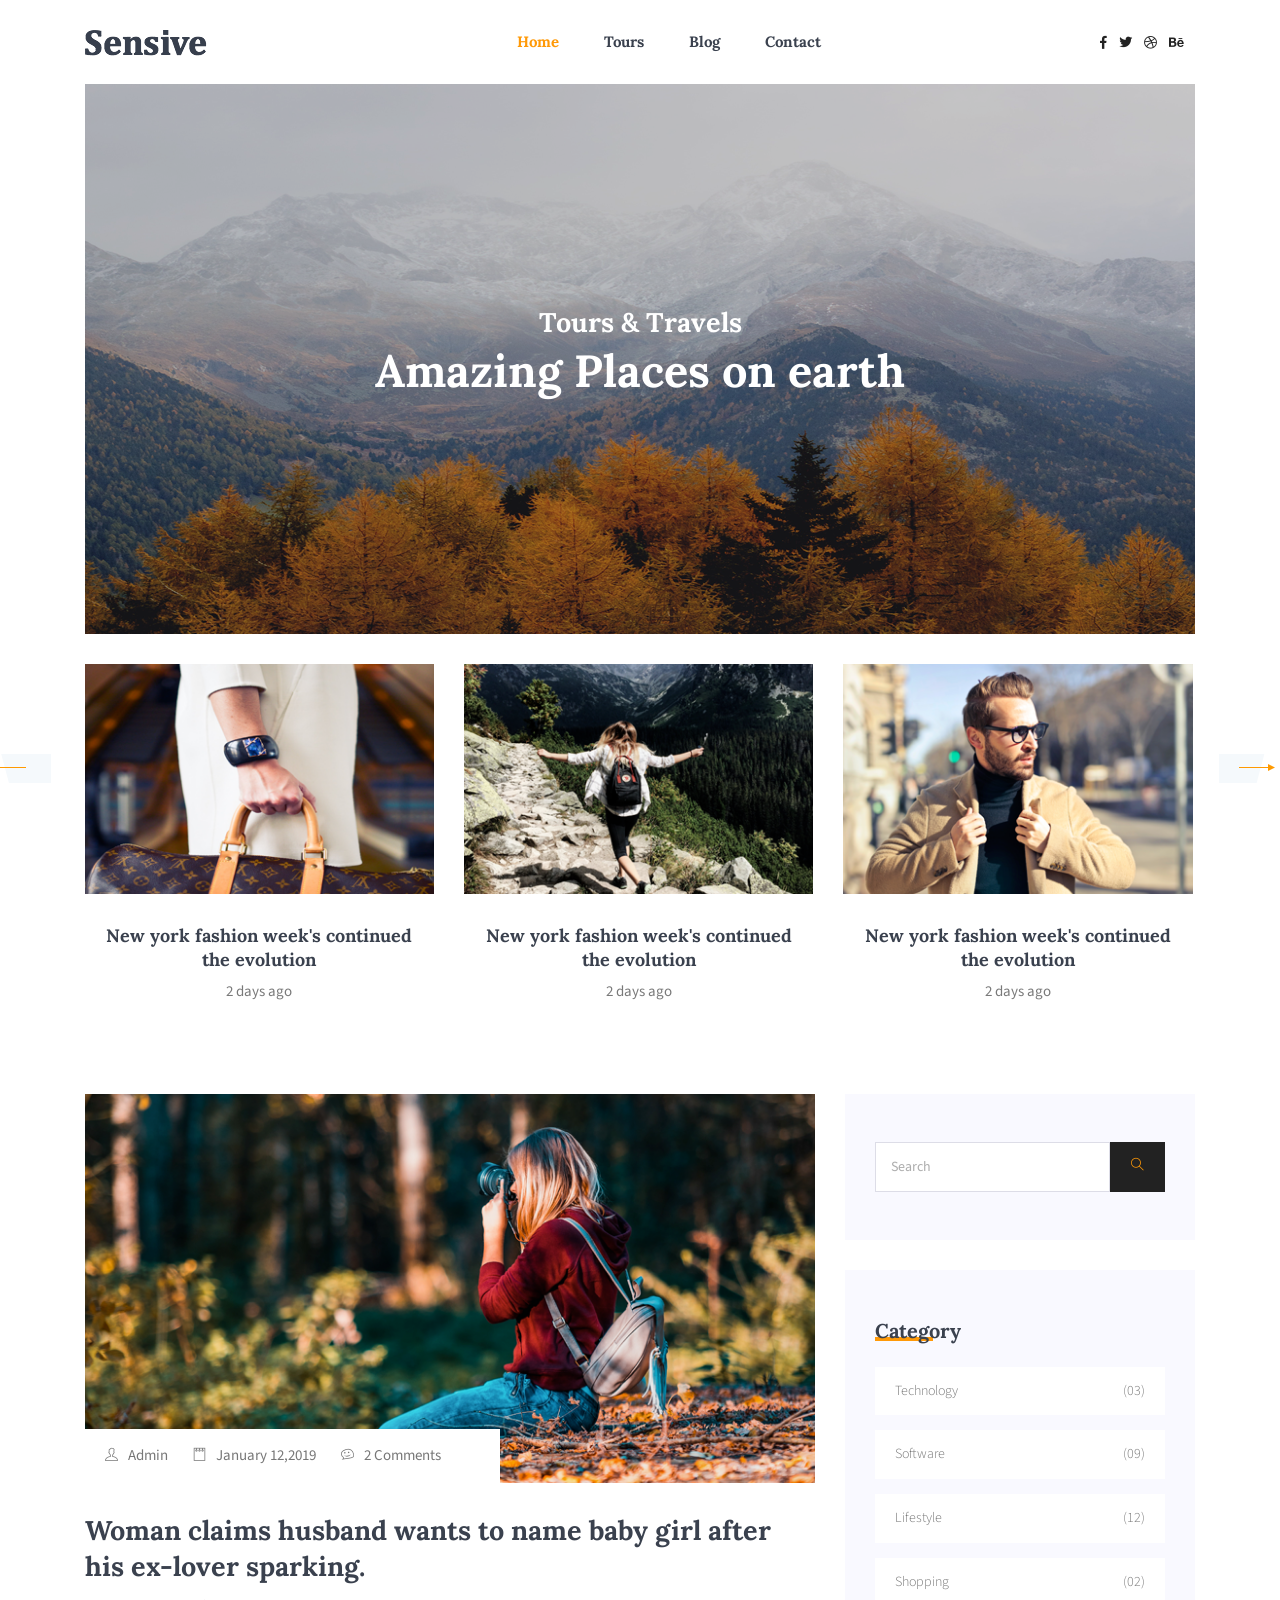
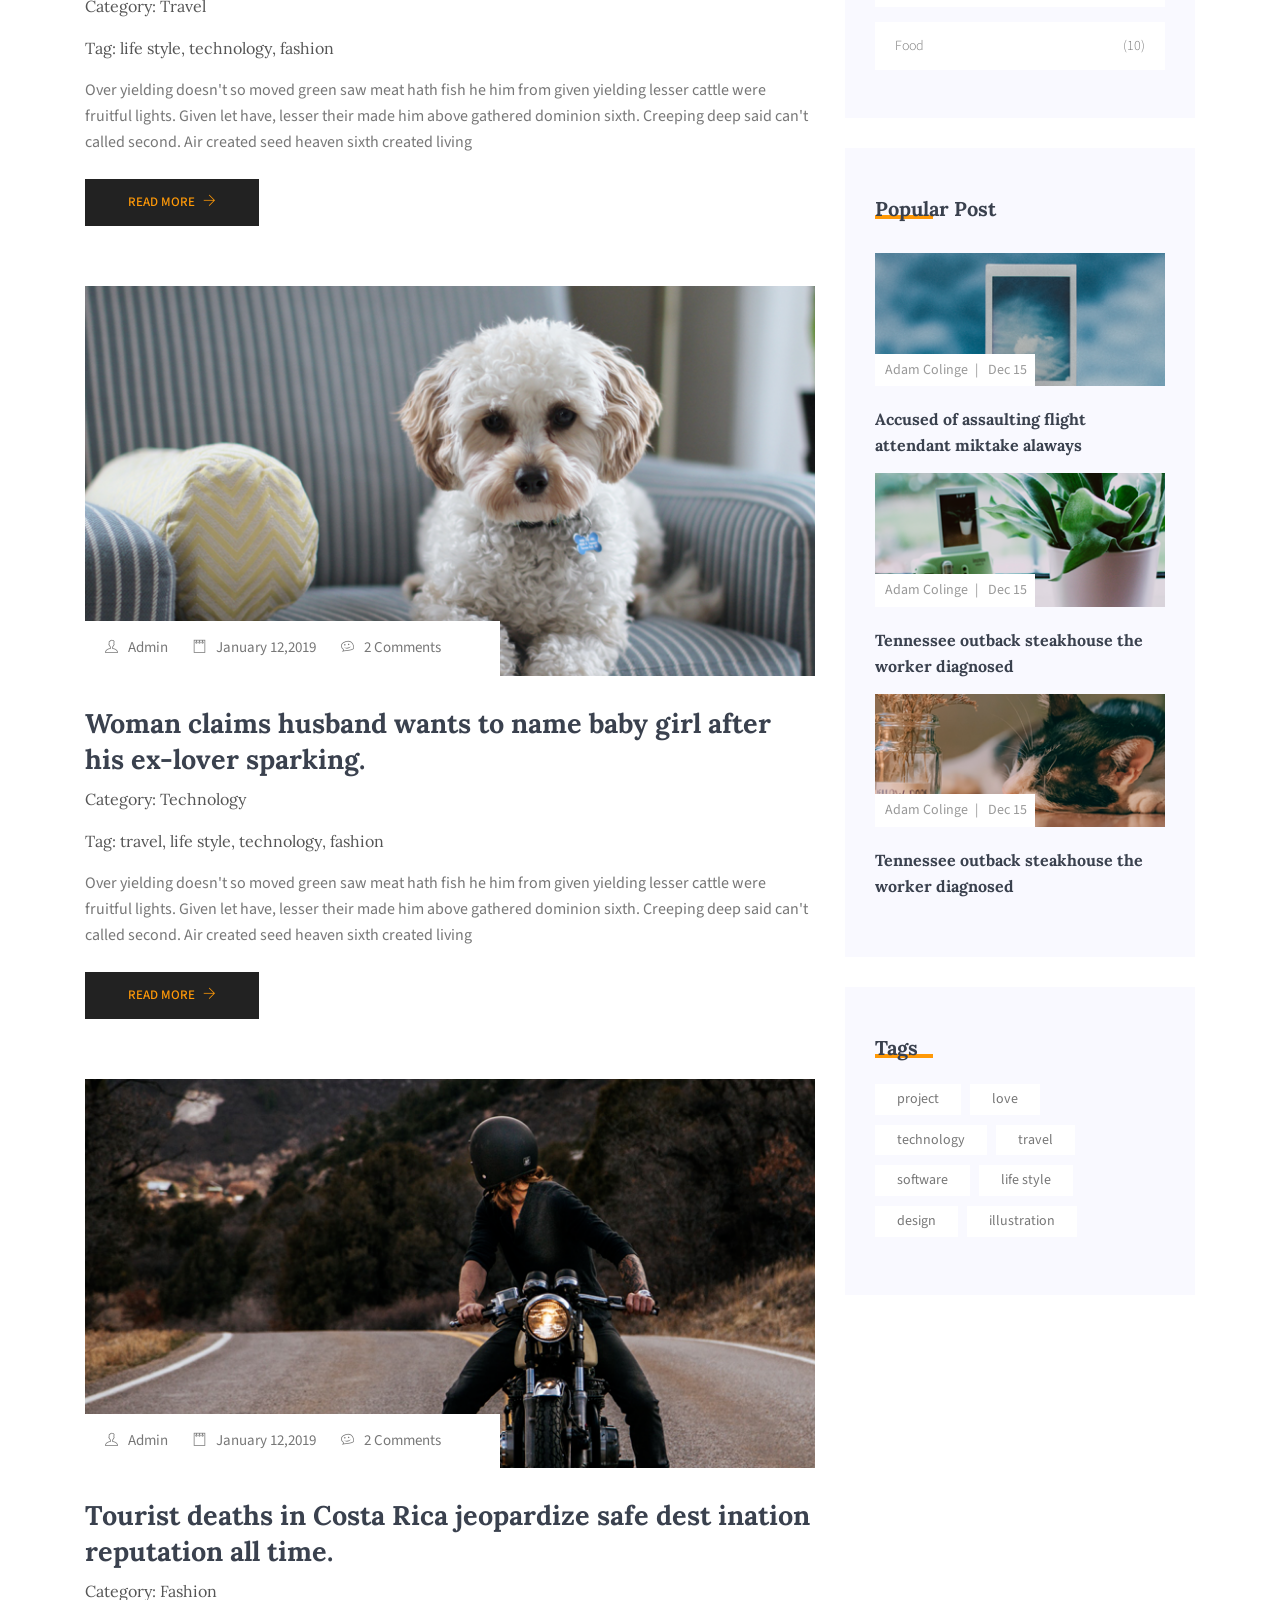
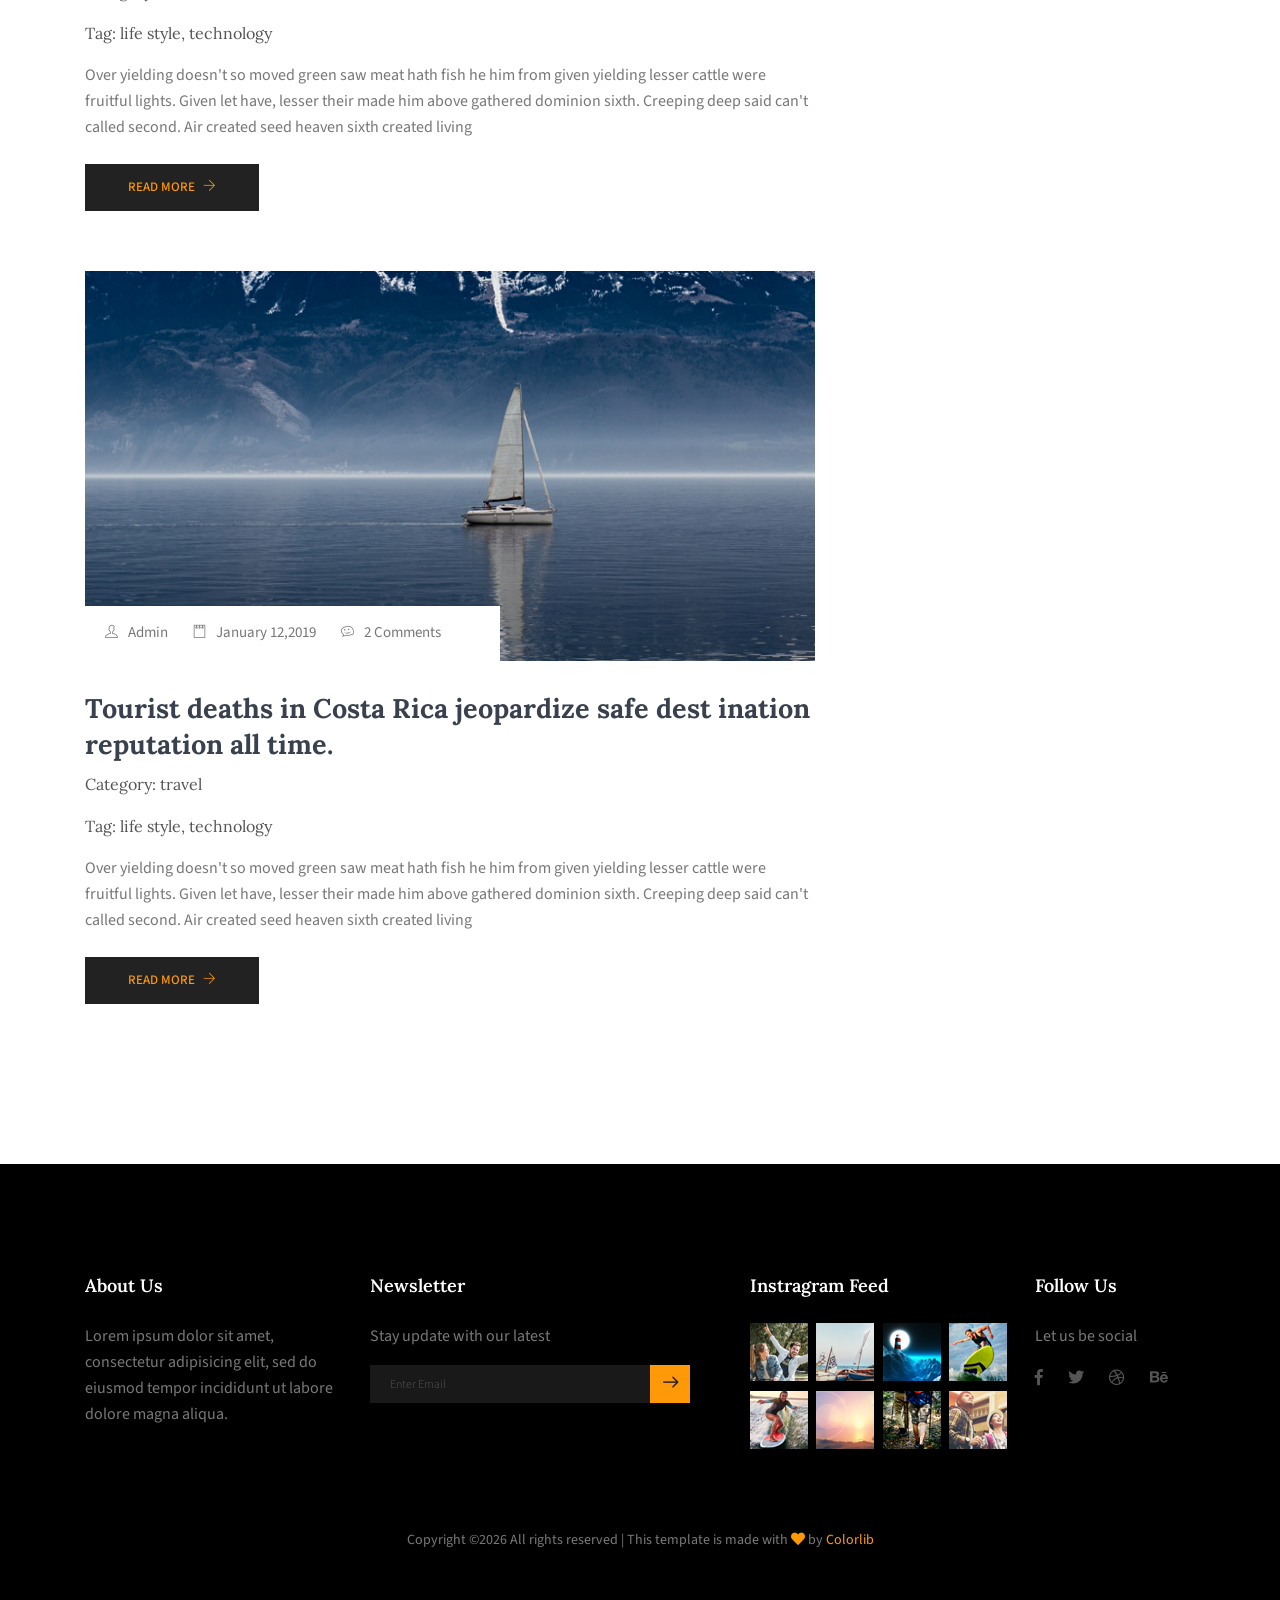
<file: assets/sensive-project/index.html>
<!DOCTYPE html>
<html lang="en">
<head>
  <meta charset="UTF-8">
  <meta name="viewport" content="width=device-width, initial-scale=1.0">
  <meta http-equiv="X-UA-Compatible" content="ie=edge">
  <title>Sensive Blog - Home</title>
	<link rel="icon" href="img/Fevicon.png" type="image/png">

  <link rel="stylesheet" href="vendors/bootstrap/bootstrap.min.css">
  <link rel="stylesheet" href="vendors/fontawesome/css/all.min.css">
  <link rel="stylesheet" href="vendors/themify-icons/themify-icons.css">
  <link rel="stylesheet" href="vendors/linericon/style.css">
  <link rel="stylesheet" href="vendors/owl-carousel/owl.theme.default.min.css">
  <link rel="stylesheet" href="vendors/owl-carousel/owl.carousel.min.css">

  <link rel="stylesheet" href="css/style.css">
</head>
<body>
  <!--================Header Menu Area =================-->
  <header class="header_area">
    <div class="main_menu">
      <nav class="navbar navbar-expand-lg navbar-light">
        <div class="container box_1620">
          <!-- Brand and toggle get grouped for better mobile display -->
          <a class="navbar-brand logo_h" href="index.html"><img src="img/logo.png" alt=""></a>
          <button class="navbar-toggler" type="button" data-toggle="collapse" data-target="#navbarSupportedContent" aria-controls="navbarSupportedContent" aria-expanded="false" aria-label="Toggle navigation">
            <span class="icon-bar"></span>
            <span class="icon-bar"></span>
            <span class="icon-bar"></span>
          </button>
          <!-- Collect the nav links, forms, and other content for toggling -->
          <div class="collapse navbar-collapse offset" id="navbarSupportedContent">
            <ul class="nav navbar-nav menu_nav justify-content-center">
              <li class="nav-item active"><a class="nav-link" href="index.html">Home</a></li> 
              <li class="nav-item"><a class="nav-link" href="tours.html">Tours</a></li> 
              <li class="nav-item"><a class="nav-link" href="blog.html">Blog</a></li> 
              <!-- <li class="nav-item submenu dropdown">
                <a href="#" class="nav-link dropdown-toggle" data-toggle="dropdown" role="button" aria-haspopup="true"
                  aria-expanded="false">Pages</a>
                <ul class="dropdown-menu">
                  <li class="nav-item"><a class="nav-link" href="blog-details.html">Blog Details</a></li>
                </ul>
              </li> -->
              <li class="nav-item"><a class="nav-link" href="contact.html">Contact</a></li>
            </ul>
            <ul class="nav navbar-nav navbar-right navbar-social">
              <li><a href="#"><i class="fab fa-facebook-f"></i></a></li>
              <li><a href="#"><i class="fab fa-twitter"></i></a></li>
              <li><a href="#"><i class="fab fa-dribbble"></i></a></li>
              <li><a href="#"><i class="fab fa-behance"></i></a></li>
            </ul>
          </div> 
        </div>
      </nav>
    </div>
  </header>
  <!--================Header Menu Area =================-->
  <main class="site-main">
    <!--================Hero Banner start =================-->
    <section class="mb-30px">
      <div class="container">
        <div class="hero-banner">
          <div class="hero-banner__content">
            <h3>Tours & Travels</h3>
            <h1>Amazing Places on earth</h1>
            <h4></h4>
          </div>
        </div>
      </div>
    </section>
    <!--================Hero Banner end =================-->

    <!--================ Blog slider start =================-->
    <section>
      <div class="container">
        <div class="owl-carousel owl-theme blog-slider">
          <div class="card blog__slide text-center">
            <div class="blog__slide__img">
              <img class="card-img rounded-0" src="img/blog/blog-slider/blog-slide1.png" alt="">
            </div>
            <div class="blog__slide__content">
              <h3><a href="#">New york fashion week's continued the evolution</a></h3>
              <p>2 days ago</p>
            </div>
          </div>
          <div class="card blog__slide text-center">
            <div class="blog__slide__img">
              <img class="card-img rounded-0" src="img/blog/blog-slider/blog-slide2.png" alt="">
            </div>
            <div class="blog__slide__content">
              <h3><a href="#">New york fashion week's continued the evolution</a></h3>
              <p>2 days ago</p>
            </div>
          </div>
          <div class="card blog__slide text-center">
            <div class="blog__slide__img">
              <img class="card-img rounded-0" src="img/blog/blog-slider/blog-slide3.png" alt="">
            </div>
            <div class="blog__slide__content">
              <h3><a href="#">New york fashion week's continued the evolution</a></h3>
              <p>2 days ago</p>
            </div>
          </div>
          <div class="card blog__slide text-center">
            <div class="blog__slide__img">
              <img class="card-img rounded-0" src="img/blog/blog-slider/blog-slide1.png" alt="">
            </div>
            <div class="blog__slide__content">
              <h3><a href="#">New york fashion week's continued the evolution</a></h3>
              <p>2 days ago</p>
            </div>
          </div>
          <div class="card blog__slide text-center">
            <div class="blog__slide__img">
              <img class="card-img rounded-0" src="img/blog/blog-slider/blog-slide2.png" alt="">
            </div>
            <div class="blog__slide__content">
              <h3><a href="#">New york fashion week's continued the evolution</a></h3>
              <p>2 days ago</p>
            </div>
          </div>
          <div class="card blog__slide text-center">
            <div class="blog__slide__img">
              <img class="card-img rounded-0" src="img/blog/blog-slider/blog-slide3.png" alt="">
            </div>
            <div class="blog__slide__content">
              <h3><a href="#">New york fashion week's continued the evolution</a></h3>
              <p>2 days ago</p>
            </div>
          </div>
        </div>
      </div>
    </section>
    <!--================ Blog slider end =================-->

    <!--================ Start Blog Post Area =================-->
    <section class="blog-post-area section-margin mt-4">
      <div class="container">
        <div class="row">
          <div class="col-lg-8">
            <div class="single-recent-blog-post">
              <div class="thumb">
                <img class="img-fluid" src="img/blog/blog1.png" alt="">
                <ul class="thumb-info">
                  <li><a href="#"><i class="ti-user"></i>Admin</a></li>
                  <li><a href="#"><i class="ti-notepad"></i>January 12,2019</a></li>
                  <li><a href="#"><i class="ti-themify-favicon"></i>2 Comments</a></li>
                </ul>
              </div>
              <div class="details mt-20">
                <a href="blog-single.html">
                  <h3>Woman claims husband wants to name baby girl
                    after his ex-lover sparking.</h3>
                </a>
                <p class="tag-list-inline">Category: <a href="archive.html">Travel</a>
                <p class="tag-list-inline">Tag: <a href="archive.html">life style</a>, <a href="archive.html">technology</a>, <a href="archive.html">fashion</a></p>
                <p>Over yielding doesn't so moved green saw meat hath fish he him from given yielding lesser cattle were fruitful lights. Given let have, lesser their made him above gathered dominion sixth. Creeping deep said can't called second. Air created seed heaven sixth created living</p>
                <a class="button" href="blog-details.html">Read More <i class="ti-arrow-right"></i></a>
              </div>
            </div>

            <div class="single-recent-blog-post">
              <div class="thumb">
                <img class="img-fluid" src="img/blog/blog2.png" alt="">
                <ul class="thumb-info">
                  <li><a href="#"><i class="ti-user"></i>Admin</a></li>
                  <li><a href="#"><i class="ti-notepad"></i>January 12,2019</a></li>
                  <li><a href="#"><i class="ti-themify-favicon"></i>2 Comments</a></li>
                </ul>
              </div>
              <div class="details mt-20">
                <a href="blog-single.html">
                  <h3>Woman claims husband wants to name baby girl
                    after his ex-lover sparking.</h3>
                </a>
                <p class="tag-list-inline">Category: <a href="archive.html">Technology</a>
                <p class="tag-list-inline">Tag: <a href="archive.html">travel</a>, <a href="archive.html">life style</a>, <a href="archive.html">technology</a>, <a href="archive.html">fashion</a></p>
                <p>Over yielding doesn't so moved green saw meat hath fish he him from given yielding lesser cattle were fruitful lights. Given let have, lesser their made him above gathered dominion sixth. Creeping deep said can't called second. Air created seed heaven sixth created living</p>
                <a class="button" href="blog-details.html">Read More <i class="ti-arrow-right"></i></a>
              </div>
            </div>

            <div class="single-recent-blog-post">
              <div class="thumb">
                <img class="img-fluid" src="img/blog/blog3.png" alt="">
                <ul class="thumb-info">
                  <li><a href="#"><i class="ti-user"></i>Admin</a></li>
                  <li><a href="#"><i class="ti-notepad"></i>January 12,2019</a></li>
                  <li><a href="#"><i class="ti-themify-favicon"></i>2 Comments</a></li>
                </ul>
              </div>
              <div class="details mt-20">
                <a href="blog-single.html">
                  <h3>Tourist deaths in Costa Rica jeopardize safe dest
                    ination reputation all time. </h3>
                </a>
                <p class="tag-list-inline">Category: <a href="archive.html">Fashion</a>
                <p class="tag-list-inline">Tag: <a href="archive.html">life style</a>, <a href="archive.html">technology</a></p>
                <p>Over yielding doesn't so moved green saw meat hath fish he him from given yielding lesser cattle were fruitful lights. Given let have, lesser their made him above gathered dominion sixth. Creeping deep said can't called second. Air created seed heaven sixth created living</p>
                <a class="button" href="blog-details.html">Read More <i class="ti-arrow-right"></i></a>
              </div>
            </div>

            <div class="single-recent-blog-post">
              <div class="thumb">
                <img class="img-fluid" src="img/blog/blog4.png" alt="">
                <ul class="thumb-info">
                  <li><a href="#"><i class="ti-user"></i>Admin</a></li>
                  <li><a href="#"><i class="ti-notepad"></i>January 12,2019</a></li>
                  <li><a href="#"><i class="ti-themify-favicon"></i>2 Comments</a></li>
                </ul>
              </div>
              <div class="details mt-20">
                <a href="blog-single.html">
                  <h3>Tourist deaths in Costa Rica jeopardize safe dest
                    ination reputation all time.  </h3>
                </a>
                <p class="tag-list-inline">Category: <a href="archive.html">travel</a>
                <p class="tag-list-inline">Tag: <a href="archive.html">life style</a>, <a href="archive.html">technology</a></p>
                <p>Over yielding doesn't so moved green saw meat hath fish he him from given yielding lesser cattle were fruitful lights. Given let have, lesser their made him above gathered dominion sixth. Creeping deep said can't called second. Air created seed heaven sixth created living</p>
                <a class="button" href="blog-details.html">Read More <i class="ti-arrow-right"></i></a>
              </div>
            </div>
          </div>

          <!-- Start Blog Post Siddebar -->
          <div class="col-lg-4 sidebar-widgets">
              <div class="widget-wrap">
                <div class="single-sidebar-widget newsletter-widget">
                  <form action="#">
                    <div class="d-flex flex-row">
                      <input class="form-control" name="q" placeholder="Search" required="" type="text" value="">
                      <button class="click-btn btn btn-default bbtns"><i class="ti-search"></i></button>
                    </div>
                  </form>
                </div>

                <!-- <div class="single-sidebar-widget newsletter-widget">
                  <h4 class="single-sidebar-widget__title">Newsletter</h4>
                  <div class="form-group mt-30">
                    <div class="col-autos">
                      <input type="text" class="form-control" id="inlineFormInputGroup" placeholder="Enter email" onfocus="this.placeholder = ''"
                        onblur="this.placeholder = 'Enter email'">
                    </div>
                  </div>
                  <button class="bbtns d-block mt-20 w-100">Subcribe</button>
                </div> -->

                <div class="single-sidebar-widget post-category-widget">
                  <h4 class="single-sidebar-widget__title">Category</h4>
                  <ul class="cat-list mt-20">
                    <li>
                      <a href="archive.html" class="d-flex justify-content-between">
                        <p>Technology</p>
                        <p>(03)</p>
                      </a>
                    </li>
                    <li>
                      <a href="archive.html" class="d-flex justify-content-between">
                        <p>Software</p>
                        <p>(09)</p>
                      </a>
                    </li>
                    <li>
                      <a href="archive.html" class="d-flex justify-content-between">
                        <p>Lifestyle</p>
                        <p>(12)</p>
                      </a>
                    </li>
                    <li>
                      <a href="archive.html" class="d-flex justify-content-between">
                        <p>Shopping</p>
                        <p>(02)</p>
                      </a>
                    </li>
                    <li>
                      <a href="archive.html" class="d-flex justify-content-between">
                        <p>Food</p>
                        <p>(10)</p>
                      </a>
                    </li>
                  </ul>
                </div>

                <div class="single-sidebar-widget popular-post-widget">
                  <h4 class="single-sidebar-widget__title">Popular Post</h4>
                  <div class="popular-post-list">
                    <div class="single-post-list">
                      <div class="thumb">
                        <img class="card-img rounded-0" src="img/blog/thumb/thumb1.png" alt="">
                        <ul class="thumb-info">
                          <li><a href="#">Adam Colinge</a></li>
                          <li><a href="#">Dec 15</a></li>
                        </ul>
                      </div>
                      <div class="details mt-20">
                        <a href="blog-single.html">
                          <h6>Accused of assaulting flight attendant miktake alaways</h6>
                        </a>
                      </div>
                    </div>
                    <div class="single-post-list">
                      <div class="thumb">
                        <img class="card-img rounded-0" src="img/blog/thumb/thumb2.png" alt="">
                        <ul class="thumb-info">
                          <li><a href="#">Adam Colinge</a></li>
                          <li><a href="#">Dec 15</a></li>
                        </ul>
                      </div>
                      <div class="details mt-20">
                        <a href="blog-single.html">
                          <h6>Tennessee outback steakhouse the
                            worker diagnosed</h6>
                        </a>
                      </div>
                    </div>
                    <div class="single-post-list">
                      <div class="thumb">
                        <img class="card-img rounded-0" src="img/blog/thumb/thumb3.png" alt="">
                        <ul class="thumb-info">
                          <li><a href="#">Adam Colinge</a></li>
                          <li><a href="#">Dec 15</a></li>
                        </ul>
                      </div>
                      <div class="details mt-20">
                        <a href="blog-single.html">
                          <h6>Tennessee outback steakhouse the
                            worker diagnosed</h6>
                        </a>
                      </div>
                    </div>
                  </div>
                </div>

                  <div class="single-sidebar-widget tag_cloud_widget">
                    <h4 class="single-sidebar-widget__title">Tags</h4>
                    <ul class="list">
                      <li>
                          <a href="#">project</a>
                      </li>
                      <li>
                          <a href="#">love</a>
                      </li>
                      <li>
                          <a href="#">technology</a>
                      </li>
                      <li>
                          <a href="#">travel</a>
                      </li>
                      <li>
                          <a href="#">software</a>
                      </li>
                      <li>
                          <a href="#">life style</a>
                      </li>
                      <li>
                          <a href="#">design</a>
                      </li>
                      <li>
                          <a href="#">illustration</a>
                      </li>
                    </ul>
                  </div>
                </div>
              </div>
            </div>
          <!-- End Blog Post Siddebar -->
        </div>
    </section>
    <!--================ End Blog Post Area =================-->
  </main>

  <!--================ Start Footer Area =================-->
  <footer class="footer-area section-padding">
    <div class="container">
      <div class="row">
        <div class="col-lg-3  col-md-6 col-sm-6">
          <div class="single-footer-widget">
            <h6>About Us</h6>
            <p>
              Lorem ipsum dolor sit amet, consectetur adipisicing elit, sed do eiusmod tempor incididunt ut labore dolore
              magna aliqua.
            </p>
          </div>
        </div>
        <div class="col-lg-4  col-md-6 col-sm-6">
          <div class="single-footer-widget">
            <h6>Newsletter</h6>
            <p>Stay update with our latest</p>
            <div class="" id="mc_embed_signup">

              <form target="_blank" novalidate="true" action="" method="get" class="form-inline">
                <div class="d-flex flex-row">
                  <input class="form-control" name="EMAIL" placeholder="Enter Email" onfocus="this.placeholder = ''" onblur="this.placeholder = 'Enter Email '" required="" type="email">
                  <button class="click-btn btn btn-default"><span class="lnr lnr-arrow-right"></span></button>
                  <div style="position: absolute; left: -5000px;">
                    <input name="b_36c4fd991d266f23781ded980_aefe40901a" tabindex="-1" value="" type="text">
                  </div>
                  <!-- <div class="col-lg-4 col-md-4">
                        <button class="bb-btn btn"><span class="lnr lnr-arrow-right"></span></button>
                      </div>  -->
                </div>
                <div class="info"></div>
              </form>
            </div>
          </div>
        </div>
        <div class="col-lg-3  col-md-6 col-sm-6">
          <div class="single-footer-widget mail-chimp">
            <h6 class="mb-20">Instragram Feed</h6>
            <ul class="instafeed d-flex flex-wrap">
              <li><img src="img/instagram/i1.jpg" alt=""></li>
              <li><img src="img/instagram/i2.jpg" alt=""></li>
              <li><img src="img/instagram/i3.jpg" alt=""></li>
              <li><img src="img/instagram/i4.jpg" alt=""></li>
              <li><img src="img/instagram/i5.jpg" alt=""></li>
              <li><img src="img/instagram/i6.jpg" alt=""></li>
              <li><img src="img/instagram/i7.jpg" alt=""></li>
              <li><img src="img/instagram/i8.jpg" alt=""></li>
            </ul>
          </div>
        </div>
        <div class="col-lg-2 col-md-6 col-sm-6">
          <div class="single-footer-widget">
            <h6>Follow Us</h6>
            <p>Let us be social</p>
            <div class="footer-social d-flex align-items-center">
              <a href="#">
                <i class="fab fa-facebook-f"></i>
              </a>
              <a href="#">
                <i class="fab fa-twitter"></i>
              </a>
              <a href="#">
                <i class="fab fa-dribbble"></i>
              </a>
              <a href="#">
                <i class="fab fa-behance"></i>
              </a>
            </div>
          </div>
        </div>
      </div>
      <div class="footer-bottom d-flex justify-content-center align-items-center flex-wrap">
        <p class="footer-text m-0"><!-- Link back to Colorlib can't be removed. Template is licensed under CC BY 3.0. -->
Copyright &copy;<script>document.write(new Date().getFullYear());</script> All rights reserved | This template is made with <i class="fa fa-heart" aria-hidden="true"></i> by <a href="https://colorlib.com" target="_blank">Colorlib</a>
<!-- Link back to Colorlib can't be removed. Template is licensed under CC BY 3.0. --></p>
      </div>
    </div>
  </footer>
  <!--================ End Footer Area =================-->

  <script src="vendors/jquery/jquery-3.2.1.min.js"></script>
  <script src="vendors/bootstrap/bootstrap.bundle.min.js"></script>
  <script src="vendors/owl-carousel/owl.carousel.min.js"></script>
  <script src="js/jquery.ajaxchimp.min.js"></script>
  <script src="js/mail-script.js"></script>
  <script src="js/main.js"></script>
</body>
</html>
</file>
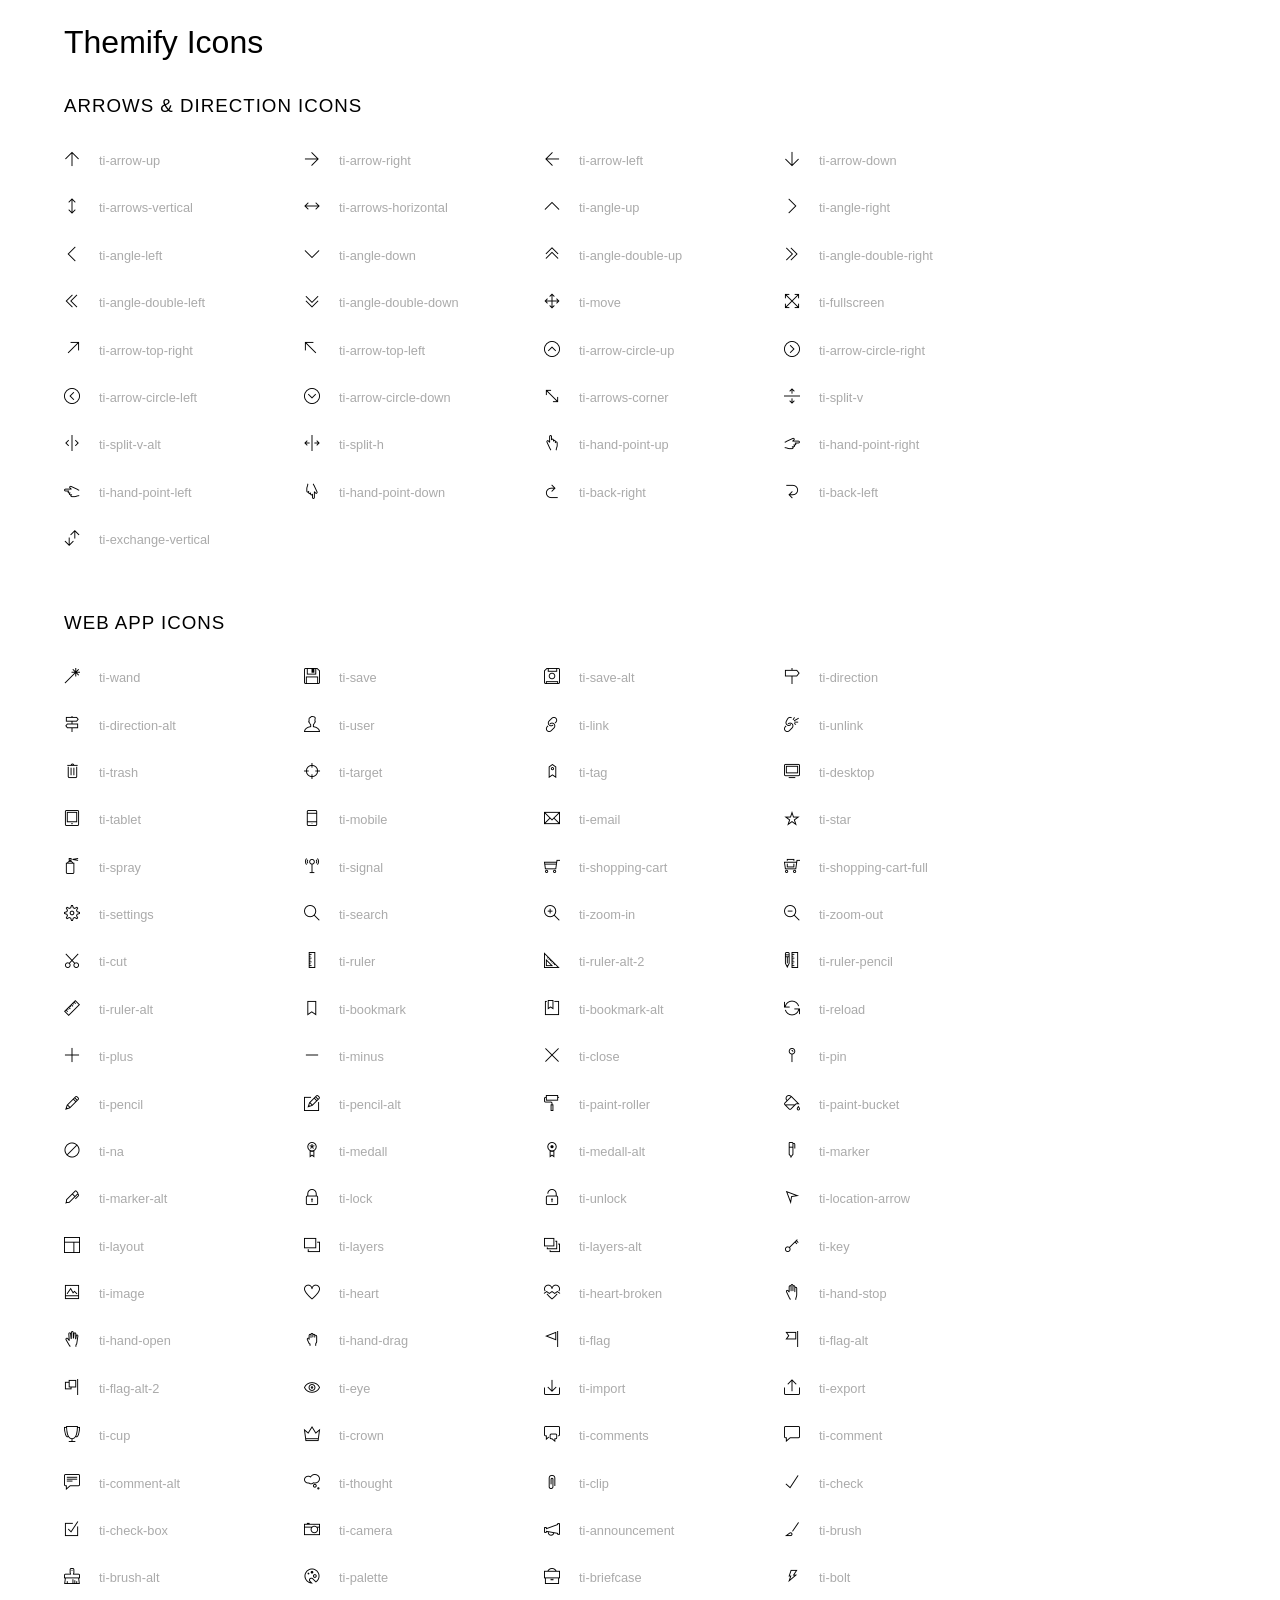
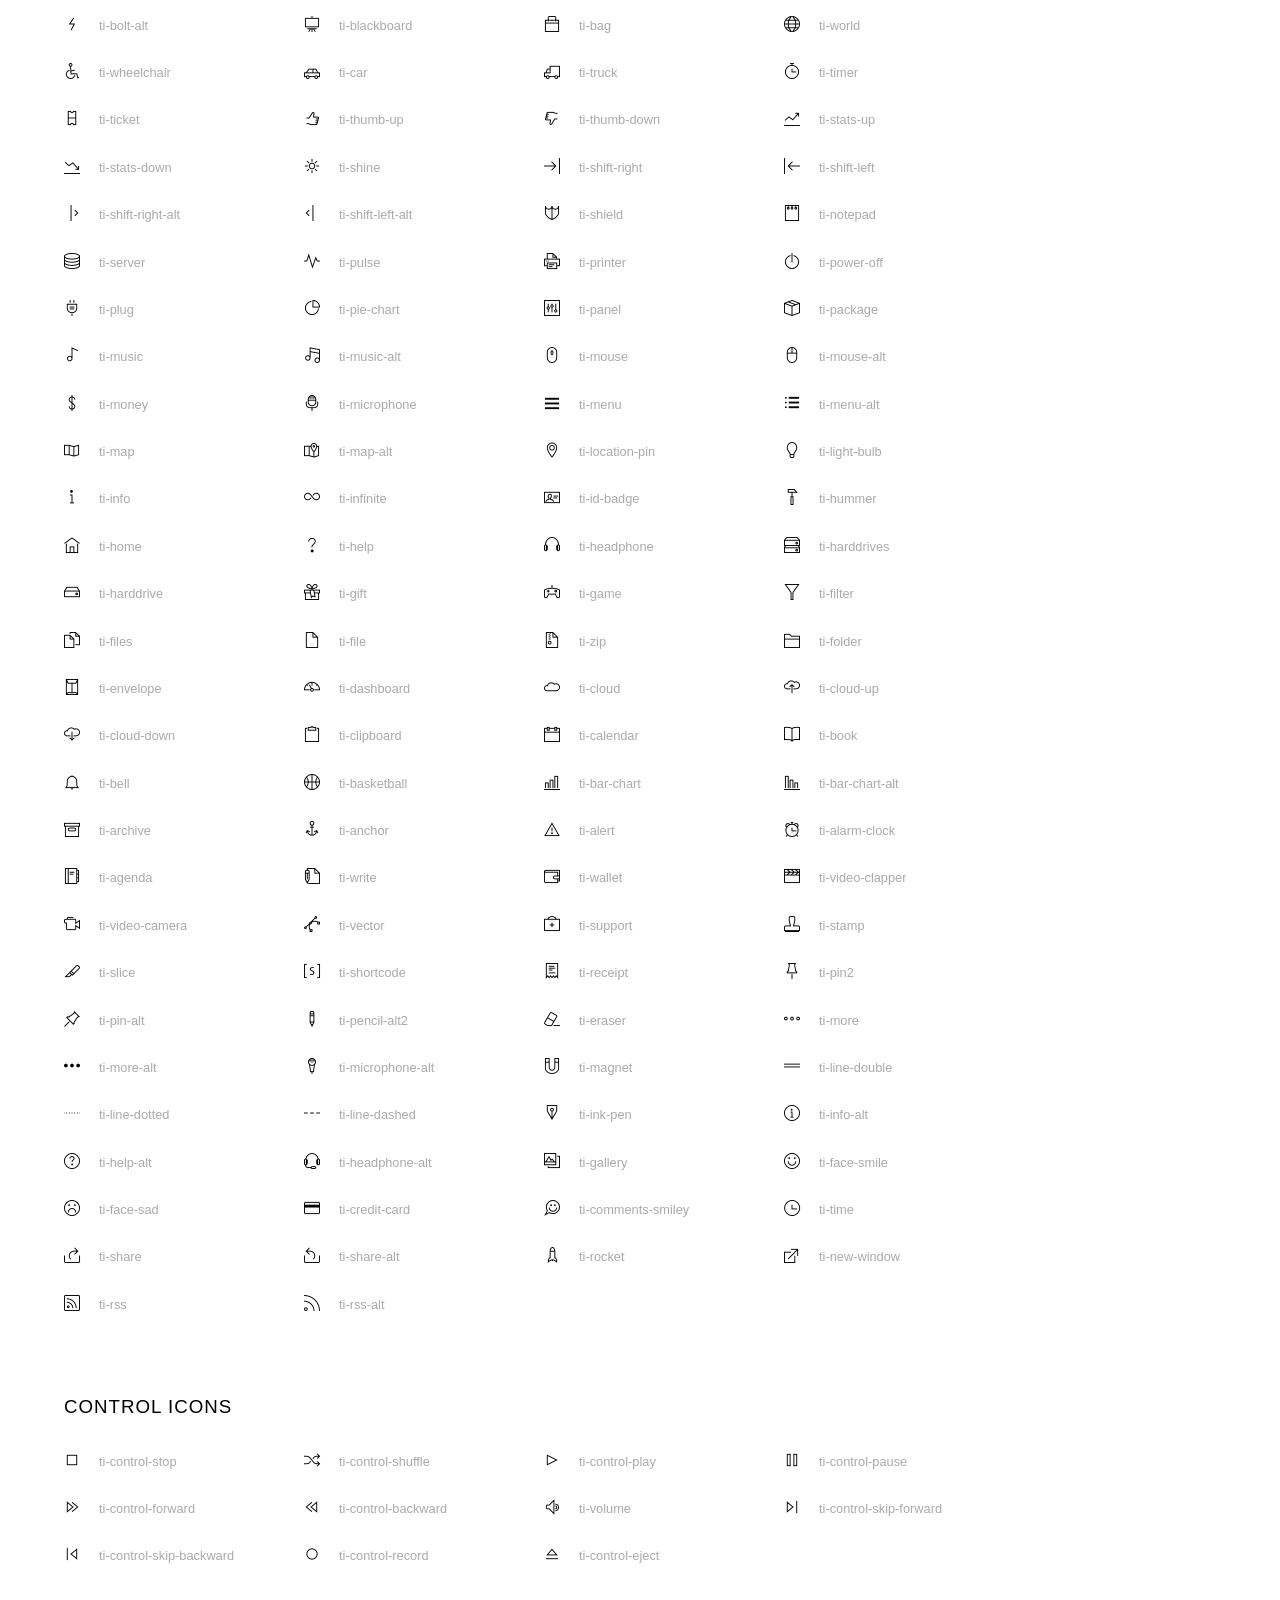
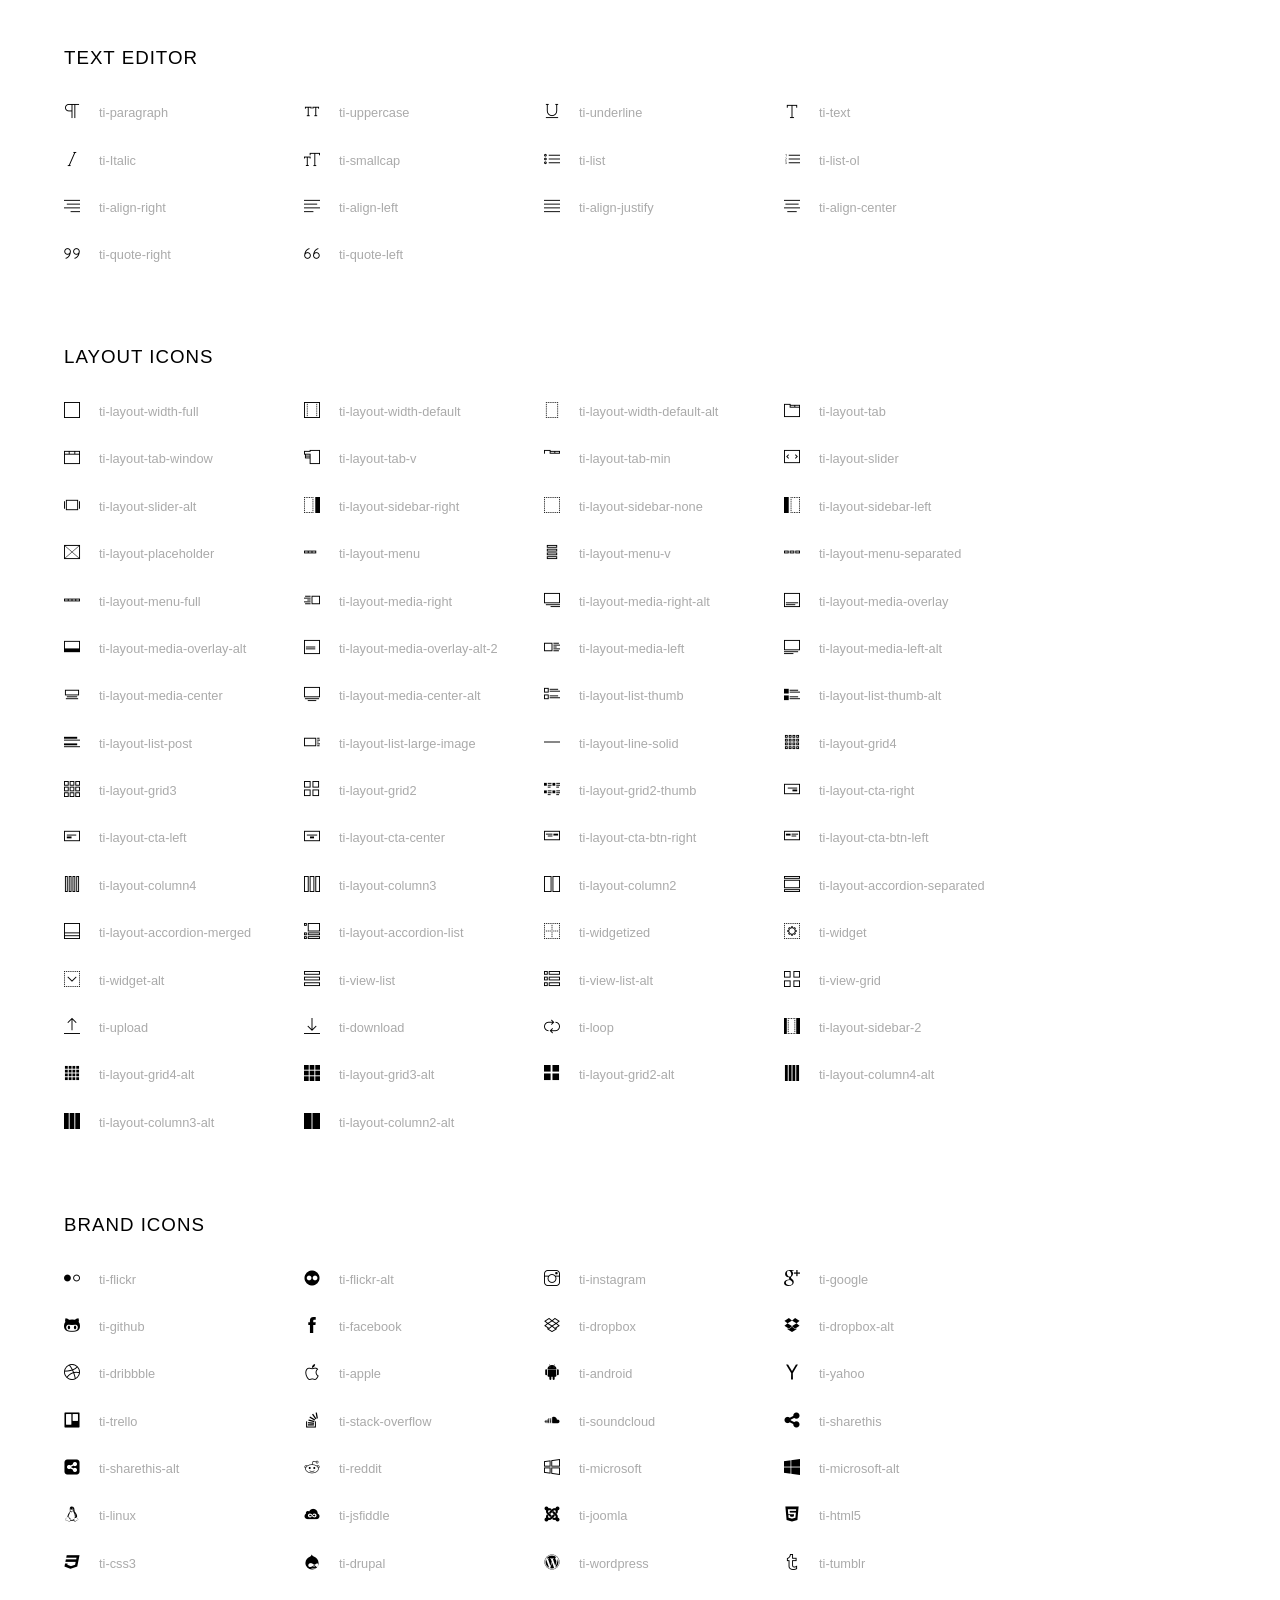
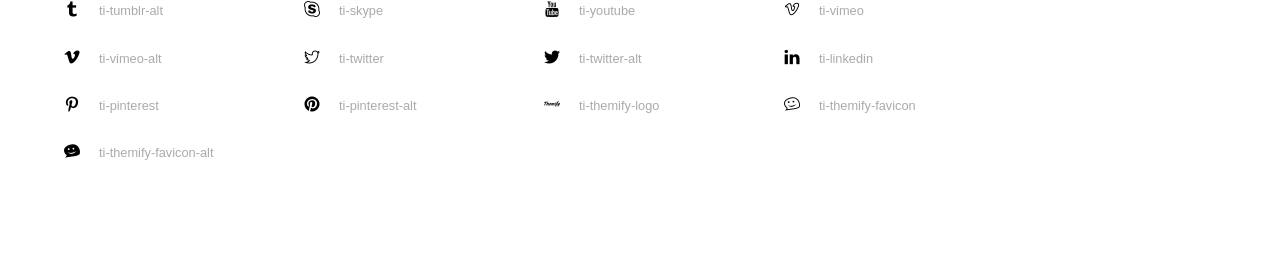
<file: assets/vendors/themify-icons/index.html>
<!doctype html>
<html>
<head>
	<meta charset="utf-8">
	<title>Themify Icon Font</title>
	<meta name="viewport" content="width=device-width">
	<link rel="stylesheet" href="demo-files/demo.css">
	<link rel="stylesheet" href="themify-icons.css">
	<!--[if lt IE 8]><!-->
	<link rel="stylesheet" href="ie7/ie7.css">
	<!--<![endif]-->
</head>
<body>
	<h1>Themify Icons</h1>

	<div class="icon-section">

		<div class="icon-section">
			<h3>Arrows &amp; Direction Icons </h3>

			<div class="icon-container">
				<span class="ti-arrow-up"></span><span class="icon-name"> ti-arrow-up</span>
			</div>
			<div class="icon-container">
				<span class="ti-arrow-right"></span><span class="icon-name"> ti-arrow-right</span>
			</div>
			<div class="icon-container">
				<span class="ti-arrow-left"></span><span class="icon-name"> ti-arrow-left</span>
			</div>
			<div class="icon-container">
				<span class="ti-arrow-down"></span><span class="icon-name"> ti-arrow-down</span>
			</div>
			<div class="icon-container">
				<span class="ti-arrows-vertical"></span><span class="icon-name"> ti-arrows-vertical</span>
			</div>
			<div class="icon-container">
				<span class="ti-arrows-horizontal"></span><span class="icon-name"> ti-arrows-horizontal</span>
			</div>
			<div class="icon-container">
				<span class="ti-angle-up"></span><span class="icon-name"> ti-angle-up</span>
			</div>
			<div class="icon-container">
				<span class="ti-angle-right"></span><span class="icon-name"> ti-angle-right</span>
			</div>
			<div class="icon-container">
				<span class="ti-angle-left"></span><span class="icon-name"> ti-angle-left</span>
			</div>
			<div class="icon-container">
				<span class="ti-angle-down"></span><span class="icon-name"> ti-angle-down</span>
			</div>	
			<div class="icon-container">
				<span class="ti-angle-double-up"></span><span class="icon-name"> ti-angle-double-up</span>
			</div>
			<div class="icon-container">
				<span class="ti-angle-double-right"></span><span class="icon-name"> ti-angle-double-right</span>
			</div>
			<div class="icon-container">
				<span class="ti-angle-double-left"></span><span class="icon-name"> ti-angle-double-left</span>
			</div>
			<div class="icon-container">
				<span class="ti-angle-double-down"></span><span class="icon-name"> ti-angle-double-down</span>
			</div>					
			<div class="icon-container">
				<span class="ti-move"></span><span class="icon-name"> ti-move</span>
			</div>
			<div class="icon-container">
				<span class="ti-fullscreen"></span><span class="icon-name"> ti-fullscreen</span>
			</div>
			<div class="icon-container">
				<span class="ti-arrow-top-right"></span><span class="icon-name"> ti-arrow-top-right</span>
			</div>
			<div class="icon-container">
				<span class="ti-arrow-top-left"></span><span class="icon-name"> ti-arrow-top-left</span>
			</div>
			<div class="icon-container">
				<span class="ti-arrow-circle-up"></span><span class="icon-name"> ti-arrow-circle-up</span>
			</div>
			<div class="icon-container">
				<span class="ti-arrow-circle-right"></span><span class="icon-name"> ti-arrow-circle-right</span>
			</div>
			<div class="icon-container">
				<span class="ti-arrow-circle-left"></span><span class="icon-name"> ti-arrow-circle-left</span>
			</div>
			<div class="icon-container">
				<span class="ti-arrow-circle-down"></span><span class="icon-name"> ti-arrow-circle-down</span>
			</div>
			<div class="icon-container">
				<span class="ti-arrows-corner"></span><span class="icon-name"> ti-arrows-corner</span>
			</div>
			<div class="icon-container">
				<span class="ti-split-v"></span><span class="icon-name"> ti-split-v</span>
			</div>

			<div class="icon-container">
				<span class="ti-split-v-alt"></span><span class="icon-name"> ti-split-v-alt</span>
			</div>
			<div class="icon-container">
				<span class="ti-split-h"></span><span class="icon-name"> ti-split-h</span>
			</div>
			<div class="icon-container">
				<span class="ti-hand-point-up"></span><span class="icon-name"> ti-hand-point-up</span>
			</div>
			<div class="icon-container">
				<span class="ti-hand-point-right"></span><span class="icon-name"> ti-hand-point-right</span>
			</div>
			<div class="icon-container">
				<span class="ti-hand-point-left"></span><span class="icon-name"> ti-hand-point-left</span>
			</div>
			<div class="icon-container">
				<span class="ti-hand-point-down"></span><span class="icon-name"> ti-hand-point-down</span>
			</div>
			<div class="icon-container">
				<span class="ti-back-right"></span><span class="icon-name"> ti-back-right</span>
			</div>
			<div class="icon-container">
				<span class="ti-back-left"></span><span class="icon-name"> ti-back-left</span>
			</div>
			<div class="icon-container">
				<span class="ti-exchange-vertical"></span><span class="icon-name"> ti-exchange-vertical</span>
			</div>

		</div> <!-- Arrows Icons -->



		<h3>Web App Icons</h3>
		
		<div class="icon-section">

			<div class="icon-container">
				<span class="ti-wand"></span><span class="icon-name"> ti-wand</span>
			</div>
			<div class="icon-container">
				<span class="ti-save"></span><span class="icon-name"> ti-save</span>
			</div>
			<div class="icon-container">
				<span class="ti-save-alt"></span><span class="icon-name"> ti-save-alt</span>
			</div>

			<div class="icon-container">
				<span class="ti-direction"></span><span class="icon-name"> ti-direction</span>
			</div>
			<div class="icon-container">
				<span class="ti-direction-alt"></span><span class="icon-name"> ti-direction-alt</span>
			</div>
			<div class="icon-container">
				<span class="ti-user"></span><span class="icon-name"> ti-user</span>
			</div>
			<div class="icon-container">
				<span class="ti-link"></span><span class="icon-name"> ti-link</span>
			</div>
			<div class="icon-container">
				<span class="ti-unlink"></span><span class="icon-name"> ti-unlink</span>
			</div>
			<div class="icon-container">
				<span class="ti-trash"></span><span class="icon-name"> ti-trash</span>
			</div>
			<div class="icon-container">
				<span class="ti-target"></span><span class="icon-name"> ti-target</span>
			</div>
			<div class="icon-container">
				<span class="ti-tag"></span><span class="icon-name"> ti-tag</span>
			</div>
			<div class="icon-container">
				<span class="ti-desktop"></span><span class="icon-name"> ti-desktop</span>
			</div>
			<div class="icon-container">
				<span class="ti-tablet"></span><span class="icon-name"> ti-tablet</span>
			</div>
			<div class="icon-container">
				<span class="ti-mobile"></span><span class="icon-name"> ti-mobile</span>
			</div>
			<div class="icon-container">
				<span class="ti-email"></span><span class="icon-name"> ti-email</span>
			</div>	
			<div class="icon-container">
				<span class="ti-star"></span><span class="icon-name"> ti-star</span>
			</div>
			<div class="icon-container">
				<span class="ti-spray"></span><span class="icon-name"> ti-spray</span>
			</div>
			<div class="icon-container">
				<span class="ti-signal"></span><span class="icon-name"> ti-signal</span>
			</div>
			<div class="icon-container">
				<span class="ti-shopping-cart"></span><span class="icon-name"> ti-shopping-cart</span>
			</div>
			<div class="icon-container">
				<span class="ti-shopping-cart-full"></span><span class="icon-name"> ti-shopping-cart-full</span>
			</div>
			<div class="icon-container">
				<span class="ti-settings"></span><span class="icon-name"> ti-settings</span>
			</div>
			<div class="icon-container">
				<span class="ti-search"></span><span class="icon-name"> ti-search</span>
			</div>
			<div class="icon-container">
				<span class="ti-zoom-in"></span><span class="icon-name"> ti-zoom-in</span>
			</div>
			<div class="icon-container">
				<span class="ti-zoom-out"></span><span class="icon-name"> ti-zoom-out</span>
			</div>
			<div class="icon-container">
				<span class="ti-cut"></span><span class="icon-name"> ti-cut</span>
			</div>
			<div class="icon-container">
				<span class="ti-ruler"></span><span class="icon-name"> ti-ruler</span>
			</div>
			<div class="icon-container">
				<span class="ti-ruler-alt-2"></span><span class="icon-name"> ti-ruler-alt-2</span>
			</div>			
			<div class="icon-container">
				<span class="ti-ruler-pencil"></span><span class="icon-name"> ti-ruler-pencil</span>
			</div>
			<div class="icon-container">
				<span class="ti-ruler-alt"></span><span class="icon-name"> ti-ruler-alt</span>
			</div>
			<div class="icon-container">
				<span class="ti-bookmark"></span><span class="icon-name"> ti-bookmark</span>
			</div>
			<div class="icon-container">
				<span class="ti-bookmark-alt"></span><span class="icon-name"> ti-bookmark-alt</span>
			</div>
			<div class="icon-container">
				<span class="ti-reload"></span><span class="icon-name"> ti-reload</span>
			</div>
			<div class="icon-container">
				<span class="ti-plus"></span><span class="icon-name"> ti-plus</span>
			</div>
			<div class="icon-container">
				<span class="ti-minus"></span><span class="icon-name"> ti-minus</span>
			</div>
			<div class="icon-container">
				<span class="ti-close"></span><span class="icon-name"> ti-close</span>
			</div>			
			<div class="icon-container">
				<span class="ti-pin"></span><span class="icon-name"> ti-pin</span>
			</div>
			<div class="icon-container">
				<span class="ti-pencil"></span><span class="icon-name"> ti-pencil</span>
			</div>
					
		  	<div class="icon-container">
				<span class="ti-pencil-alt"></span><span class="icon-name"> ti-pencil-alt</span>
			</div>
			<div class="icon-container">
				<span class="ti-paint-roller"></span><span class="icon-name"> ti-paint-roller</span>
			</div>
			<div class="icon-container">
				<span class="ti-paint-bucket"></span><span class="icon-name"> ti-paint-bucket</span>
			</div>
			<div class="icon-container">
				<span class="ti-na"></span><span class="icon-name"> ti-na</span>
			</div>
			<div class="icon-container">
				<span class="ti-medall"></span><span class="icon-name"> ti-medall</span>
			</div>
			<div class="icon-container">
				<span class="ti-medall-alt"></span><span class="icon-name"> ti-medall-alt</span>
			</div>
			<div class="icon-container">
				<span class="ti-marker"></span><span class="icon-name"> ti-marker</span>
			</div>
			<div class="icon-container">
				<span class="ti-marker-alt"></span><span class="icon-name"> ti-marker-alt</span>
			</div>

			<div class="icon-container">
				<span class="ti-lock"></span><span class="icon-name"> ti-lock</span>
			</div>
			<div class="icon-container">
				<span class="ti-unlock"></span><span class="icon-name"> ti-unlock</span>
			</div>
			<div class="icon-container">
				<span class="ti-location-arrow"></span><span class="icon-name"> ti-location-arrow</span>
			</div>
			<div class="icon-container">
				<span class="ti-layout"></span><span class="icon-name"> ti-layout</span>
			</div>
			<div class="icon-container">
				<span class="ti-layers"></span><span class="icon-name"> ti-layers</span>
			</div>
			<div class="icon-container">
				<span class="ti-layers-alt"></span><span class="icon-name"> ti-layers-alt</span>
			</div>
			<div class="icon-container">
				<span class="ti-key"></span><span class="icon-name"> ti-key</span>
			</div>
			<div class="icon-container">
				<span class="ti-image"></span><span class="icon-name"> ti-image</span>
			</div>
			<div class="icon-container">
				<span class="ti-heart"></span><span class="icon-name"> ti-heart</span>
			</div>
			<div class="icon-container">
				<span class="ti-heart-broken"></span><span class="icon-name"> ti-heart-broken</span>
			</div>
			<div class="icon-container">
				<span class="ti-hand-stop"></span><span class="icon-name"> ti-hand-stop</span>
			</div>
			<div class="icon-container">
				<span class="ti-hand-open"></span><span class="icon-name"> ti-hand-open</span>
			</div>
			<div class="icon-container">
				<span class="ti-hand-drag"></span><span class="icon-name"> ti-hand-drag</span>
			</div>
			<div class="icon-container">
				<span class="ti-flag"></span><span class="icon-name"> ti-flag</span>
			</div>
			<div class="icon-container">
				<span class="ti-flag-alt"></span><span class="icon-name"> ti-flag-alt</span>
			</div>
			<div class="icon-container">
				<span class="ti-flag-alt-2"></span><span class="icon-name"> ti-flag-alt-2</span>
			</div>
			<div class="icon-container">
				<span class="ti-eye"></span><span class="icon-name"> ti-eye</span>
			</div>
			<div class="icon-container">
				<span class="ti-import"></span><span class="icon-name"> ti-import</span>
			</div>			
			<div class="icon-container">
				<span class="ti-export"></span><span class="icon-name"> ti-export</span>
			</div>
			<div class="icon-container">
				<span class="ti-cup"></span><span class="icon-name"> ti-cup</span>
			</div>
			<div class="icon-container">
				<span class="ti-crown"></span><span class="icon-name"> ti-crown</span>
			</div>
			<div class="icon-container">
				<span class="ti-comments"></span><span class="icon-name"> ti-comments</span>
			</div>
			<div class="icon-container">
				<span class="ti-comment"></span><span class="icon-name"> ti-comment</span>
			</div>
			<div class="icon-container">
				<span class="ti-comment-alt"></span><span class="icon-name"> ti-comment-alt</span>
			</div>
			<div class="icon-container">
				<span class="ti-thought"></span><span class="icon-name"> ti-thought</span>
			</div>			
			<div class="icon-container">
				<span class="ti-clip"></span><span class="icon-name"> ti-clip</span>
			</div>

			<div class="icon-container">
				<span class="ti-check"></span><span class="icon-name"> ti-check</span>
			</div>
			<div class="icon-container">
				<span class="ti-check-box"></span><span class="icon-name"> ti-check-box</span>
			</div>
			<div class="icon-container">
				<span class="ti-camera"></span><span class="icon-name"> ti-camera</span>
			</div>
			<div class="icon-container">
				<span class="ti-announcement"></span><span class="icon-name"> ti-announcement</span>
			</div>
			<div class="icon-container">
				<span class="ti-brush"></span><span class="icon-name"> ti-brush</span>
			</div>
			<div class="icon-container">
				<span class="ti-brush-alt"></span><span class="icon-name"> ti-brush-alt</span>
			</div>
			<div class="icon-container">
				<span class="ti-palette"></span><span class="icon-name"> ti-palette</span>
			</div>			
			<div class="icon-container">
				<span class="ti-briefcase"></span><span class="icon-name"> ti-briefcase</span>
			</div>
			<div class="icon-container">
				<span class="ti-bolt"></span><span class="icon-name"> ti-bolt</span>
			</div>
			<div class="icon-container">
				<span class="ti-bolt-alt"></span><span class="icon-name"> ti-bolt-alt</span>
			</div>
			<div class="icon-container">
				<span class="ti-blackboard"></span><span class="icon-name"> ti-blackboard</span>
			</div>
			<div class="icon-container">
				<span class="ti-bag"></span><span class="icon-name"> ti-bag</span>
			</div>
			<div class="icon-container">
				<span class="ti-world"></span><span class="icon-name"> ti-world</span>
			</div>
			<div class="icon-container">
				<span class="ti-wheelchair"></span><span class="icon-name"> ti-wheelchair</span>
			</div>
			<div class="icon-container">
				<span class="ti-car"></span><span class="icon-name"> ti-car</span>
			</div>
			<div class="icon-container">
				<span class="ti-truck"></span><span class="icon-name"> ti-truck</span>
			</div>
			<div class="icon-container">
				<span class="ti-timer"></span><span class="icon-name"> ti-timer</span>
			</div>
			<div class="icon-container">
				<span class="ti-ticket"></span><span class="icon-name"> ti-ticket</span>
			</div>
			<div class="icon-container">
				<span class="ti-thumb-up"></span><span class="icon-name"> ti-thumb-up</span>
			</div>
			<div class="icon-container">
				<span class="ti-thumb-down"></span><span class="icon-name"> ti-thumb-down</span>
			</div>

			<div class="icon-container">
				<span class="ti-stats-up"></span><span class="icon-name"> ti-stats-up</span>
			</div>
			<div class="icon-container">
				<span class="ti-stats-down"></span><span class="icon-name"> ti-stats-down</span>
			</div>
			<div class="icon-container">
				<span class="ti-shine"></span><span class="icon-name"> ti-shine</span>
			</div>
			<div class="icon-container">
				<span class="ti-shift-right"></span><span class="icon-name"> ti-shift-right</span>
			</div>
			<div class="icon-container">
				<span class="ti-shift-left"></span><span class="icon-name"> ti-shift-left</span>
			</div>

			<div class="icon-container">
				<span class="ti-shift-right-alt"></span><span class="icon-name"> ti-shift-right-alt</span>
			</div>
			<div class="icon-container">
				<span class="ti-shift-left-alt"></span><span class="icon-name"> ti-shift-left-alt</span>
			</div>
			<div class="icon-container">
				<span class="ti-shield"></span><span class="icon-name"> ti-shield</span>
			</div>
			<div class="icon-container">
				<span class="ti-notepad"></span><span class="icon-name"> ti-notepad</span>
			</div>
			<div class="icon-container">
				<span class="ti-server"></span><span class="icon-name"> ti-server</span>
			</div>

			<div class="icon-container">
				<span class="ti-pulse"></span><span class="icon-name"> ti-pulse</span>
			</div>
			<div class="icon-container">
				<span class="ti-printer"></span><span class="icon-name"> ti-printer</span>
			</div>
			<div class="icon-container">
				<span class="ti-power-off"></span><span class="icon-name"> ti-power-off</span>
			</div>
			<div class="icon-container">
				<span class="ti-plug"></span><span class="icon-name"> ti-plug</span>
			</div>
			<div class="icon-container">
				<span class="ti-pie-chart"></span><span class="icon-name"> ti-pie-chart</span>
			</div>

			<div class="icon-container">
				<span class="ti-panel"></span><span class="icon-name"> ti-panel</span>
			</div>
			<div class="icon-container">
				<span class="ti-package"></span><span class="icon-name"> ti-package</span>
			</div>
			<div class="icon-container">
				<span class="ti-music"></span><span class="icon-name"> ti-music</span>
			</div>
			<div class="icon-container">
				<span class="ti-music-alt"></span><span class="icon-name"> ti-music-alt</span>
			</div>
			<div class="icon-container">
				<span class="ti-mouse"></span><span class="icon-name"> ti-mouse</span>
			</div>
			<div class="icon-container">
				<span class="ti-mouse-alt"></span><span class="icon-name"> ti-mouse-alt</span>
			</div>
			<div class="icon-container">
				<span class="ti-money"></span><span class="icon-name"> ti-money</span>
			</div>
			<div class="icon-container">
				<span class="ti-microphone"></span><span class="icon-name"> ti-microphone</span>
			</div>
			<div class="icon-container">
				<span class="ti-menu"></span><span class="icon-name"> ti-menu</span>
			</div>
			<div class="icon-container">
				<span class="ti-menu-alt"></span><span class="icon-name"> ti-menu-alt</span>
			</div>
			<div class="icon-container">
				<span class="ti-map"></span><span class="icon-name"> ti-map</span>
			</div>
			<div class="icon-container">
				<span class="ti-map-alt"></span><span class="icon-name"> ti-map-alt</span>
			</div>

			<div class="icon-container">
				<span class="ti-location-pin"></span><span class="icon-name"> ti-location-pin</span>
			</div>

			<div class="icon-container">
				<span class="ti-light-bulb"></span><span class="icon-name"> ti-light-bulb</span>
			</div>
			<div class="icon-container">
				<span class="ti-info"></span><span class="icon-name"> ti-info</span>
			</div>
			<div class="icon-container">
				<span class="ti-infinite"></span><span class="icon-name"> ti-infinite</span>
			</div>
			<div class="icon-container">
				<span class="ti-id-badge"></span><span class="icon-name"> ti-id-badge</span>
			</div>
			<div class="icon-container">
				<span class="ti-hummer"></span><span class="icon-name"> ti-hummer</span>
			</div>
			<div class="icon-container">
				<span class="ti-home"></span><span class="icon-name"> ti-home</span>
			</div>
			<div class="icon-container">
				<span class="ti-help"></span><span class="icon-name"> ti-help</span>
			</div>
			<div class="icon-container">
				<span class="ti-headphone"></span><span class="icon-name"> ti-headphone</span>
			</div>
			<div class="icon-container">
				<span class="ti-harddrives"></span><span class="icon-name"> ti-harddrives</span>
			</div>
			<div class="icon-container">
				<span class="ti-harddrive"></span><span class="icon-name"> ti-harddrive</span>
			</div>
			<div class="icon-container">
				<span class="ti-gift"></span><span class="icon-name"> ti-gift</span>
			</div>
			<div class="icon-container">
				<span class="ti-game"></span><span class="icon-name"> ti-game</span>
			</div>
			<div class="icon-container">
				<span class="ti-filter"></span><span class="icon-name"> ti-filter</span>
			</div>
			<div class="icon-container">
				<span class="ti-files"></span><span class="icon-name"> ti-files</span>
			</div>
			<div class="icon-container">
				<span class="ti-file"></span><span class="icon-name"> ti-file</span>
			</div>
			<div class="icon-container">
				<span class="ti-zip"></span><span class="icon-name"> ti-zip</span>
			</div>
			<div class="icon-container">
				<span class="ti-folder"></span><span class="icon-name"> ti-folder</span>
			</div>			
			<div class="icon-container">
				<span class="ti-envelope"></span><span class="icon-name"> ti-envelope</span>
			</div>


			<div class="icon-container">
				<span class="ti-dashboard"></span><span class="icon-name"> ti-dashboard</span>
			</div>
			<div class="icon-container">
				<span class="ti-cloud"></span><span class="icon-name"> ti-cloud</span>
			</div>
			<div class="icon-container">
				<span class="ti-cloud-up"></span><span class="icon-name"> ti-cloud-up</span>
			</div>
			<div class="icon-container">
				<span class="ti-cloud-down"></span><span class="icon-name"> ti-cloud-down</span>
			</div>
			<div class="icon-container">
				<span class="ti-clipboard"></span><span class="icon-name"> ti-clipboard</span>
			</div>
			<div class="icon-container">
				<span class="ti-calendar"></span><span class="icon-name"> ti-calendar</span>
			</div>
			<div class="icon-container">
				<span class="ti-book"></span><span class="icon-name"> ti-book</span>
			</div>
			<div class="icon-container">
				<span class="ti-bell"></span><span class="icon-name"> ti-bell</span>
			</div>
			<div class="icon-container">
				<span class="ti-basketball"></span><span class="icon-name"> ti-basketball</span>
			</div>
			<div class="icon-container">
				<span class="ti-bar-chart"></span><span class="icon-name"> ti-bar-chart</span>
			</div>
			<div class="icon-container">
				<span class="ti-bar-chart-alt"></span><span class="icon-name"> ti-bar-chart-alt</span>
			</div>


			<div class="icon-container">
				<span class="ti-archive"></span><span class="icon-name"> ti-archive</span>
			</div>
			<div class="icon-container">
				<span class="ti-anchor"></span><span class="icon-name"> ti-anchor</span>
			</div>

			<div class="icon-container">
				<span class="ti-alert"></span><span class="icon-name"> ti-alert</span>
			</div>
			<div class="icon-container">
				<span class="ti-alarm-clock"></span><span class="icon-name"> ti-alarm-clock</span>
			</div>
			<div class="icon-container">
				<span class="ti-agenda"></span><span class="icon-name"> ti-agenda</span>
			</div>
			<div class="icon-container">
				<span class="ti-write"></span><span class="icon-name"> ti-write</span>
			</div>

			<div class="icon-container">
				<span class="ti-wallet"></span><span class="icon-name"> ti-wallet</span>
			</div>
			<div class="icon-container">
				<span class="ti-video-clapper"></span><span class="icon-name"> ti-video-clapper</span>
			</div>
			<div class="icon-container">
				<span class="ti-video-camera"></span><span class="icon-name"> ti-video-camera</span>
			</div>
			<div class="icon-container">
				<span class="ti-vector"></span><span class="icon-name"> ti-vector</span>
			</div>

			<div class="icon-container">
				<span class="ti-support"></span><span class="icon-name"> ti-support</span>
			</div>
			<div class="icon-container">
				<span class="ti-stamp"></span><span class="icon-name"> ti-stamp</span>
			</div>
			<div class="icon-container">
				<span class="ti-slice"></span><span class="icon-name"> ti-slice</span>
			</div>
			<div class="icon-container">
				<span class="ti-shortcode"></span><span class="icon-name"> ti-shortcode</span>
			</div>
			<div class="icon-container">
				<span class="ti-receipt"></span><span class="icon-name"> ti-receipt</span>
			</div>
			<div class="icon-container">
				<span class="ti-pin2"></span><span class="icon-name"> ti-pin2</span>
			</div>
			<div class="icon-container">
				<span class="ti-pin-alt"></span><span class="icon-name"> ti-pin-alt</span>
			</div>
			<div class="icon-container">
				<span class="ti-pencil-alt2"></span><span class="icon-name"> ti-pencil-alt2</span>
			</div>
			<div class="icon-container">
				<span class="ti-eraser"></span><span class="icon-name"> ti-eraser</span>
			</div>			
			<div class="icon-container">
				<span class="ti-more"></span><span class="icon-name"> ti-more</span>
			</div>
			<div class="icon-container">
				<span class="ti-more-alt"></span><span class="icon-name"> ti-more-alt</span>
			</div>
			<div class="icon-container">
				<span class="ti-microphone-alt"></span><span class="icon-name"> ti-microphone-alt</span>
			</div>
			<div class="icon-container">
				<span class="ti-magnet"></span><span class="icon-name"> ti-magnet</span>
			</div>
			<div class="icon-container">
				<span class="ti-line-double"></span><span class="icon-name"> ti-line-double</span>
			</div>
			<div class="icon-container">
				<span class="ti-line-dotted"></span><span class="icon-name"> ti-line-dotted</span>
			</div>
			<div class="icon-container">
				<span class="ti-line-dashed"></span><span class="icon-name"> ti-line-dashed</span>
			</div>

			<div class="icon-container">
				<span class="ti-ink-pen"></span><span class="icon-name"> ti-ink-pen</span>
			</div>
			<div class="icon-container">
				<span class="ti-info-alt"></span><span class="icon-name"> ti-info-alt</span>
			</div>
			<div class="icon-container">
				<span class="ti-help-alt"></span><span class="icon-name"> ti-help-alt</span>
			</div>
			<div class="icon-container">
				<span class="ti-headphone-alt"></span><span class="icon-name"> ti-headphone-alt</span>
			</div>

			<div class="icon-container">
				<span class="ti-gallery"></span><span class="icon-name"> ti-gallery</span>
			</div>
			<div class="icon-container">
				<span class="ti-face-smile"></span><span class="icon-name"> ti-face-smile</span>
			</div>
			<div class="icon-container">
				<span class="ti-face-sad"></span><span class="icon-name"> ti-face-sad</span>
			</div>
			<div class="icon-container">
				<span class="ti-credit-card"></span><span class="icon-name"> ti-credit-card</span>
			</div>
			<div class="icon-container">
				<span class="ti-comments-smiley"></span><span class="icon-name"> ti-comments-smiley</span>
			</div>
			<div class="icon-container">
				<span class="ti-time"></span><span class="icon-name"> ti-time</span>
			</div>
			<div class="icon-container">
				<span class="ti-share"></span><span class="icon-name"> ti-share</span>
			</div>
			<div class="icon-container">
				<span class="ti-share-alt"></span><span class="icon-name"> ti-share-alt</span>
			</div>
			<div class="icon-container">
				<span class="ti-rocket"></span><span class="icon-name"> ti-rocket</span>
			</div>

			<div class="icon-container">
				<span class="ti-new-window"></span><span class="icon-name"> ti-new-window</span>
			</div>

			<div class="icon-container">
				<span class="ti-rss"></span><span class="icon-name"> ti-rss</span>
			</div>

			<div class="icon-container">
				<span class="ti-rss-alt"></span><span class="icon-name"> ti-rss-alt</span>
			</div>
			
		</div><!-- Web App Icons -->


		<div class="icon-section">
			<h3>Control Icons</h3>
			<div class="icon-container">
				<span class="ti-control-stop"></span><span class="icon-name"> ti-control-stop</span>
			</div>
			<div class="icon-container">
				<span class="ti-control-shuffle"></span><span class="icon-name"> ti-control-shuffle</span>
			</div>
			<div class="icon-container">
				<span class="ti-control-play"></span><span class="icon-name"> ti-control-play</span>
			</div>
			<div class="icon-container">
				<span class="ti-control-pause"></span><span class="icon-name"> ti-control-pause</span>
			</div>
			<div class="icon-container">
				<span class="ti-control-forward"></span><span class="icon-name"> ti-control-forward</span>
			</div>
			<div class="icon-container">
				<span class="ti-control-backward"></span><span class="icon-name"> ti-control-backward</span>
			</div>	
			<div class="icon-container">
				<span class="ti-volume"></span><span class="icon-name"> ti-volume</span>
			</div>
			<div class="icon-container">
				<span class="ti-control-skip-forward"></span><span class="icon-name"> ti-control-skip-forward</span>
			</div>
			<div class="icon-container">
				<span class="ti-control-skip-backward"></span><span class="icon-name"> ti-control-skip-backward</span>
			</div>
			<div class="icon-container">
				<span class="ti-control-record"></span><span class="icon-name"> ti-control-record</span>
			</div>
			<div class="icon-container">
				<span class="ti-control-eject"></span><span class="icon-name"> ti-control-eject</span>
			</div>			
		</div> <!-- Control Icons -->


		<div class="icon-section">
			<h3>Text Editor</h3>

			<div class="icon-container">
				<span class="ti-paragraph"></span><span class="icon-name"> ti-paragraph</span>
			</div>
			<div class="icon-container">
				<span class="ti-uppercase"></span><span class="icon-name"> ti-uppercase</span>
			</div>

			<div class="icon-container">
				<span class="ti-underline"></span><span class="icon-name"> ti-underline</span>
			</div>
			<div class="icon-container">
				<span class="ti-text"></span><span class="icon-name"> ti-text</span>
			</div>
			<div class="icon-container">
				<span class="ti-Italic"></span><span class="icon-name"> ti-Italic</span>
			</div>
			<div class="icon-container">
				<span class="ti-smallcap"></span><span class="icon-name"> ti-smallcap</span>
			</div>
			<div class="icon-container">
				<span class="ti-list"></span><span class="icon-name"> ti-list</span>
			</div>
			<div class="icon-container">
				<span class="ti-list-ol"></span><span class="icon-name"> ti-list-ol</span>
			</div>
			<div class="icon-container">
				<span class="ti-align-right"></span><span class="icon-name"> ti-align-right</span>
			</div>
			<div class="icon-container">
				<span class="ti-align-left"></span><span class="icon-name"> ti-align-left</span>
			</div>
			<div class="icon-container">
				<span class="ti-align-justify"></span><span class="icon-name"> ti-align-justify</span>
			</div>
			<div class="icon-container">
				<span class="ti-align-center"></span><span class="icon-name"> ti-align-center</span>
			</div>
			<div class="icon-container">
				<span class="ti-quote-right"></span><span class="icon-name"> ti-quote-right</span>
			</div>
			<div class="icon-container">
				<span class="ti-quote-left"></span><span class="icon-name"> ti-quote-left</span>
			</div>

		</div> <!-- Text Editor -->



		<div class="icon-section">
			<h3>Layout Icons</h3>
			<div class="icon-container">
				<span class="ti-layout-width-full"></span><span class="icon-name"> ti-layout-width-full</span>
			</div>
			<div class="icon-container">
				<span class="ti-layout-width-default"></span><span class="icon-name"> ti-layout-width-default</span>
			</div>
			<div class="icon-container">
				<span class="ti-layout-width-default-alt"></span><span class="icon-name"> ti-layout-width-default-alt</span>
			</div>
			<div class="icon-container">
				<span class="ti-layout-tab"></span><span class="icon-name"> ti-layout-tab</span>
			</div>
			<div class="icon-container">
				<span class="ti-layout-tab-window"></span><span class="icon-name"> ti-layout-tab-window</span>
			</div>
			<div class="icon-container">
				<span class="ti-layout-tab-v"></span><span class="icon-name"> ti-layout-tab-v</span>
			</div>
			<div class="icon-container">
				<span class="ti-layout-tab-min"></span><span class="icon-name"> ti-layout-tab-min</span>
			</div>
			<div class="icon-container">
				<span class="ti-layout-slider"></span><span class="icon-name"> ti-layout-slider</span>
			</div>
			<div class="icon-container">
				<span class="ti-layout-slider-alt"></span><span class="icon-name"> ti-layout-slider-alt</span>
			</div>
			<div class="icon-container">
				<span class="ti-layout-sidebar-right"></span><span class="icon-name"> ti-layout-sidebar-right</span>
			</div>
			<div class="icon-container">
				<span class="ti-layout-sidebar-none"></span><span class="icon-name"> ti-layout-sidebar-none</span>
			</div>
			<div class="icon-container">
				<span class="ti-layout-sidebar-left"></span><span class="icon-name"> ti-layout-sidebar-left</span>
			</div>
			<div class="icon-container">
				<span class="ti-layout-placeholder"></span><span class="icon-name"> ti-layout-placeholder</span>
			</div>
			<div class="icon-container">
				<span class="ti-layout-menu"></span><span class="icon-name"> ti-layout-menu</span>
			</div>
			<div class="icon-container">
				<span class="ti-layout-menu-v"></span><span class="icon-name"> ti-layout-menu-v</span>
			</div>
			<div class="icon-container">
				<span class="ti-layout-menu-separated"></span><span class="icon-name"> ti-layout-menu-separated</span>
			</div>
			<div class="icon-container">
				<span class="ti-layout-menu-full"></span><span class="icon-name"> ti-layout-menu-full</span>
			</div>
			<div class="icon-container">
				<span class="ti-layout-media-right"></span><span class="icon-name"> ti-layout-media-right</span>
			</div>
			<div class="icon-container">
				<span class="ti-layout-media-right-alt"></span><span class="icon-name"> ti-layout-media-right-alt</span>
			</div>
			<div class="icon-container">
				<span class="ti-layout-media-overlay"></span><span class="icon-name"> ti-layout-media-overlay</span>
			</div>
			<div class="icon-container">
				<span class="ti-layout-media-overlay-alt"></span><span class="icon-name"> ti-layout-media-overlay-alt</span>
			</div>
			<div class="icon-container">
				<span class="ti-layout-media-overlay-alt-2"></span><span class="icon-name"> ti-layout-media-overlay-alt-2</span>
			</div>
			<div class="icon-container">
				<span class="ti-layout-media-left"></span><span class="icon-name"> ti-layout-media-left</span>
			</div>
			<div class="icon-container">
				<span class="ti-layout-media-left-alt"></span><span class="icon-name"> ti-layout-media-left-alt</span>
			</div>
			<div class="icon-container">
				<span class="ti-layout-media-center"></span><span class="icon-name"> ti-layout-media-center</span>
			</div>
			<div class="icon-container">
				<span class="ti-layout-media-center-alt"></span><span class="icon-name"> ti-layout-media-center-alt</span>
			</div>
			<div class="icon-container">
				<span class="ti-layout-list-thumb"></span><span class="icon-name"> ti-layout-list-thumb</span>
			</div>
			<div class="icon-container">
				<span class="ti-layout-list-thumb-alt"></span><span class="icon-name"> ti-layout-list-thumb-alt</span>
			</div>
			<div class="icon-container">
				<span class="ti-layout-list-post"></span><span class="icon-name"> ti-layout-list-post</span>
			</div>
			<div class="icon-container">
				<span class="ti-layout-list-large-image"></span><span class="icon-name"> ti-layout-list-large-image</span>
			</div>
			<div class="icon-container">
				<span class="ti-layout-line-solid"></span><span class="icon-name"> ti-layout-line-solid</span>
			</div>
			<div class="icon-container">
				<span class="ti-layout-grid4"></span><span class="icon-name"> ti-layout-grid4</span>
			</div>
			<div class="icon-container">
				<span class="ti-layout-grid3"></span><span class="icon-name"> ti-layout-grid3</span>
			</div>
			<div class="icon-container">
				<span class="ti-layout-grid2"></span><span class="icon-name"> ti-layout-grid2</span>
			</div>
			<div class="icon-container">
				<span class="ti-layout-grid2-thumb"></span><span class="icon-name"> ti-layout-grid2-thumb</span>
			</div>
			<div class="icon-container">
				<span class="ti-layout-cta-right"></span><span class="icon-name"> ti-layout-cta-right</span>
			</div>
			<div class="icon-container">
				<span class="ti-layout-cta-left"></span><span class="icon-name"> ti-layout-cta-left</span>
			</div>
			<div class="icon-container">
				<span class="ti-layout-cta-center"></span><span class="icon-name"> ti-layout-cta-center</span>
			</div>
			<div class="icon-container">
				<span class="ti-layout-cta-btn-right"></span><span class="icon-name"> ti-layout-cta-btn-right</span>
			</div>
			<div class="icon-container">
				<span class="ti-layout-cta-btn-left"></span><span class="icon-name"> ti-layout-cta-btn-left</span>
			</div>
			<div class="icon-container">
				<span class="ti-layout-column4"></span><span class="icon-name"> ti-layout-column4</span>
			</div>
			<div class="icon-container">
				<span class="ti-layout-column3"></span><span class="icon-name"> ti-layout-column3</span>
			</div>
			<div class="icon-container">
				<span class="ti-layout-column2"></span><span class="icon-name"> ti-layout-column2</span>
			</div>
			<div class="icon-container">
				<span class="ti-layout-accordion-separated"></span><span class="icon-name"> ti-layout-accordion-separated</span>
			</div>
			<div class="icon-container">
				<span class="ti-layout-accordion-merged"></span><span class="icon-name"> ti-layout-accordion-merged</span>
			</div>
			<div class="icon-container">
				<span class="ti-layout-accordion-list"></span><span class="icon-name"> ti-layout-accordion-list</span>
			</div>
			<div class="icon-container">
				<span class="ti-widgetized"></span><span class="icon-name"> ti-widgetized</span>
			</div>
			<div class="icon-container">
				<span class="ti-widget"></span><span class="icon-name"> ti-widget</span>
			</div>
			<div class="icon-container">
				<span class="ti-widget-alt"></span><span class="icon-name"> ti-widget-alt</span>
			</div>
			<div class="icon-container">
				<span class="ti-view-list"></span><span class="icon-name"> ti-view-list</span>
			</div>
			<div class="icon-container">
				<span class="ti-view-list-alt"></span><span class="icon-name"> ti-view-list-alt</span>
			</div>
			<div class="icon-container">
				<span class="ti-view-grid"></span><span class="icon-name"> ti-view-grid</span>
			</div>
			<div class="icon-container">
				<span class="ti-upload"></span><span class="icon-name"> ti-upload</span>
			</div>
			<div class="icon-container">
				<span class="ti-download"></span><span class="icon-name"> ti-download</span>
			</div>	
			<div class="icon-container">
				<span class="ti-loop"></span><span class="icon-name"> ti-loop</span>
			</div>
			<div class="icon-container">
				<span class="ti-layout-sidebar-2"></span><span class="icon-name"> ti-layout-sidebar-2</span>
			</div>
			<div class="icon-container">
				<span class="ti-layout-grid4-alt"></span><span class="icon-name"> ti-layout-grid4-alt</span>
			</div>
			<div class="icon-container">
				<span class="ti-layout-grid3-alt"></span><span class="icon-name"> ti-layout-grid3-alt</span>
			</div>
			<div class="icon-container">
				<span class="ti-layout-grid2-alt"></span><span class="icon-name"> ti-layout-grid2-alt</span>
			</div>
			<div class="icon-container">
				<span class="ti-layout-column4-alt"></span><span class="icon-name"> ti-layout-column4-alt</span>
			</div>
			<div class="icon-container">
				<span class="ti-layout-column3-alt"></span><span class="icon-name"> ti-layout-column3-alt</span>
			</div>
			<div class="icon-container">
				<span class="ti-layout-column2-alt"></span><span class="icon-name"> ti-layout-column2-alt</span>
			</div>		


		</div> <!-- Layout Icons -->


		<div class="icon-section">
			<h3>Brand Icons</h3>

			<div class="icon-container">
				<span class="ti-flickr"></span><span class="icon-name"> ti-flickr</span>
			</div>
			<div class="icon-container">
				<span class="ti-flickr-alt"></span><span class="icon-name"> ti-flickr-alt</span>
			</div>			
			<div class="icon-container">
				<span class="ti-instagram"></span><span class="icon-name"> ti-instagram</span>
			</div>
			<div class="icon-container">
				<span class="ti-google"></span><span class="icon-name"> ti-google</span>
			</div>
			<div class="icon-container">
				<span class="ti-github"></span><span class="icon-name"> ti-github</span>
			</div>

			<div class="icon-container">
				<span class="ti-facebook"></span><span class="icon-name"> ti-facebook</span>
			</div>
			<div class="icon-container">
				<span class="ti-dropbox"></span><span class="icon-name"> ti-dropbox</span>
			</div>
			<div class="icon-container">
				<span class="ti-dropbox-alt"></span><span class="icon-name"> ti-dropbox-alt</span>
			</div>
			<div class="icon-container">
				<span class="ti-dribbble"></span><span class="icon-name"> ti-dribbble</span>
			</div>
			<div class="icon-container">
				<span class="ti-apple"></span><span class="icon-name"> ti-apple</span>
			</div>
			<div class="icon-container">
				<span class="ti-android"></span><span class="icon-name"> ti-android</span>
			</div>
			<div class="icon-container">
				<span class="ti-yahoo"></span><span class="icon-name"> ti-yahoo</span>
			</div>
			<div class="icon-container">
				<span class="ti-trello"></span><span class="icon-name"> ti-trello</span>
			</div>
			<div class="icon-container">
				<span class="ti-stack-overflow"></span><span class="icon-name"> ti-stack-overflow</span>
			</div>
			<div class="icon-container">
				<span class="ti-soundcloud"></span><span class="icon-name"> ti-soundcloud</span>
			</div>
			<div class="icon-container">
				<span class="ti-sharethis"></span><span class="icon-name"> ti-sharethis</span>
			</div>
			<div class="icon-container">
				<span class="ti-sharethis-alt"></span><span class="icon-name"> ti-sharethis-alt</span>
			</div>
			<div class="icon-container">
				<span class="ti-reddit"></span><span class="icon-name"> ti-reddit</span>
			</div>

			<div class="icon-container">
				<span class="ti-microsoft"></span><span class="icon-name"> ti-microsoft</span>
			</div>
			<div class="icon-container">
				<span class="ti-microsoft-alt"></span><span class="icon-name"> ti-microsoft-alt</span>
			</div>
			<div class="icon-container">
				<span class="ti-linux"></span><span class="icon-name"> ti-linux</span>
			</div>
			<div class="icon-container">
				<span class="ti-jsfiddle"></span><span class="icon-name"> ti-jsfiddle</span>
			</div>
			<div class="icon-container">
				<span class="ti-joomla"></span><span class="icon-name"> ti-joomla</span>
			</div>
			<div class="icon-container">
				<span class="ti-html5"></span><span class="icon-name"> ti-html5</span>
			</div>
			<div class="icon-container">
				<span class="ti-css3"></span><span class="icon-name"> ti-css3</span>
			</div>	
			<div class="icon-container">
				<span class="ti-drupal"></span><span class="icon-name"> ti-drupal</span>
			</div>
			<div class="icon-container">
				<span class="ti-wordpress"></span><span class="icon-name"> ti-wordpress</span>
			</div>		
			<div class="icon-container">
				<span class="ti-tumblr"></span><span class="icon-name"> ti-tumblr</span>
			</div>
			<div class="icon-container">
				<span class="ti-tumblr-alt"></span><span class="icon-name"> ti-tumblr-alt</span>
			</div>
			<div class="icon-container">
				<span class="ti-skype"></span><span class="icon-name"> ti-skype</span>
			</div>
			<div class="icon-container">
				<span class="ti-youtube"></span><span class="icon-name"> ti-youtube</span>
			</div>
			<div class="icon-container">
				<span class="ti-vimeo"></span><span class="icon-name"> ti-vimeo</span>
			</div>
			<div class="icon-container">
				<span class="ti-vimeo-alt"></span><span class="icon-name"> ti-vimeo-alt</span>
			</div>			
			<div class="icon-container">
				<span class="ti-twitter"></span><span class="icon-name"> ti-twitter</span>
			</div>
			<div class="icon-container">
				<span class="ti-twitter-alt"></span><span class="icon-name"> ti-twitter-alt</span>
			</div>
			<div class="icon-container">
				<span class="ti-linkedin"></span><span class="icon-name"> ti-linkedin</span>
			</div>
			<div class="icon-container">
				<span class="ti-pinterest"></span><span class="icon-name"> ti-pinterest</span>
			</div>

			<div class="icon-container">
				<span class="ti-pinterest-alt"></span><span class="icon-name"> ti-pinterest-alt</span>
			</div>
			<div class="icon-container">
				<span class="ti-themify-logo"></span><span class="icon-name"> ti-themify-logo</span>
			</div>
			<div class="icon-container">
				<span class="ti-themify-favicon"></span><span class="icon-name"> ti-themify-favicon</span>
			</div>
			<div class="icon-container">
				<span class="ti-themify-favicon-alt"></span><span class="icon-name"> ti-themify-favicon-alt</span>
			</div>

		</div> <!-- brand Icons -->

	</div>

</body>
</html>
</file>
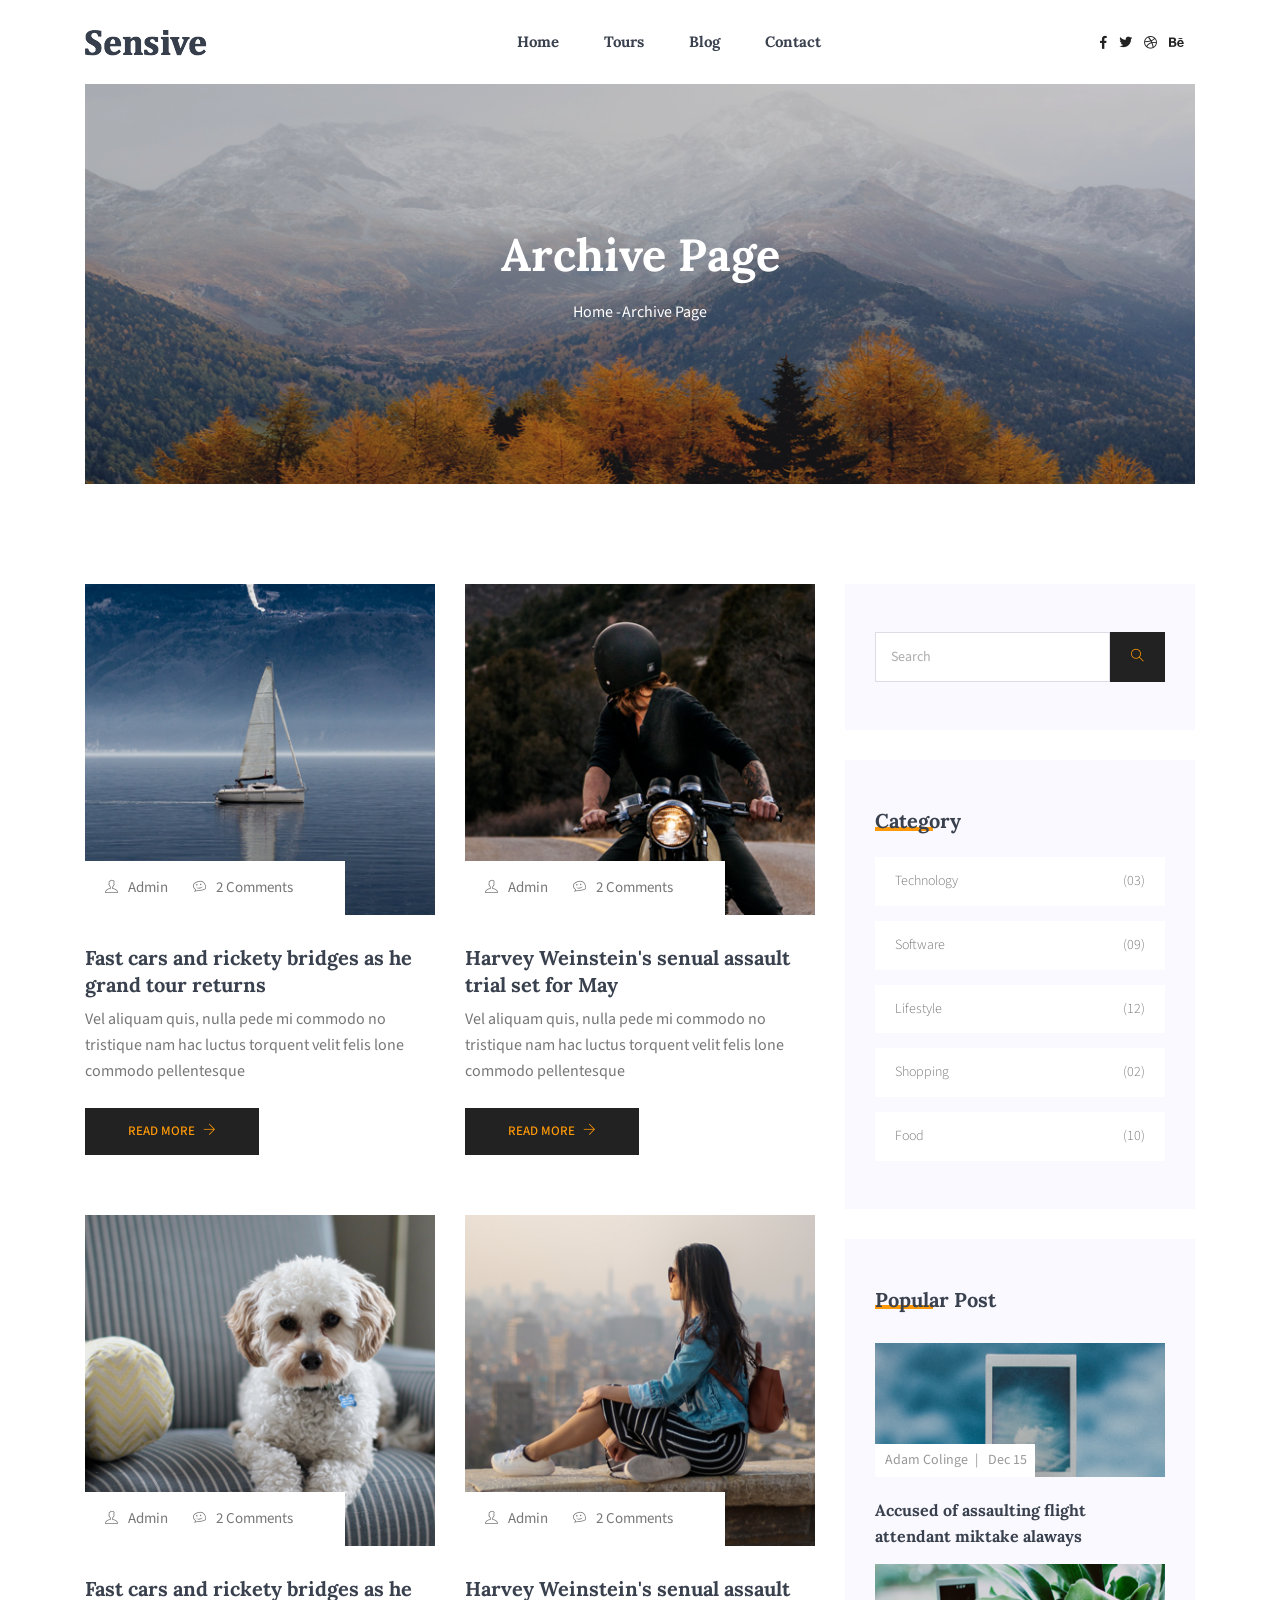
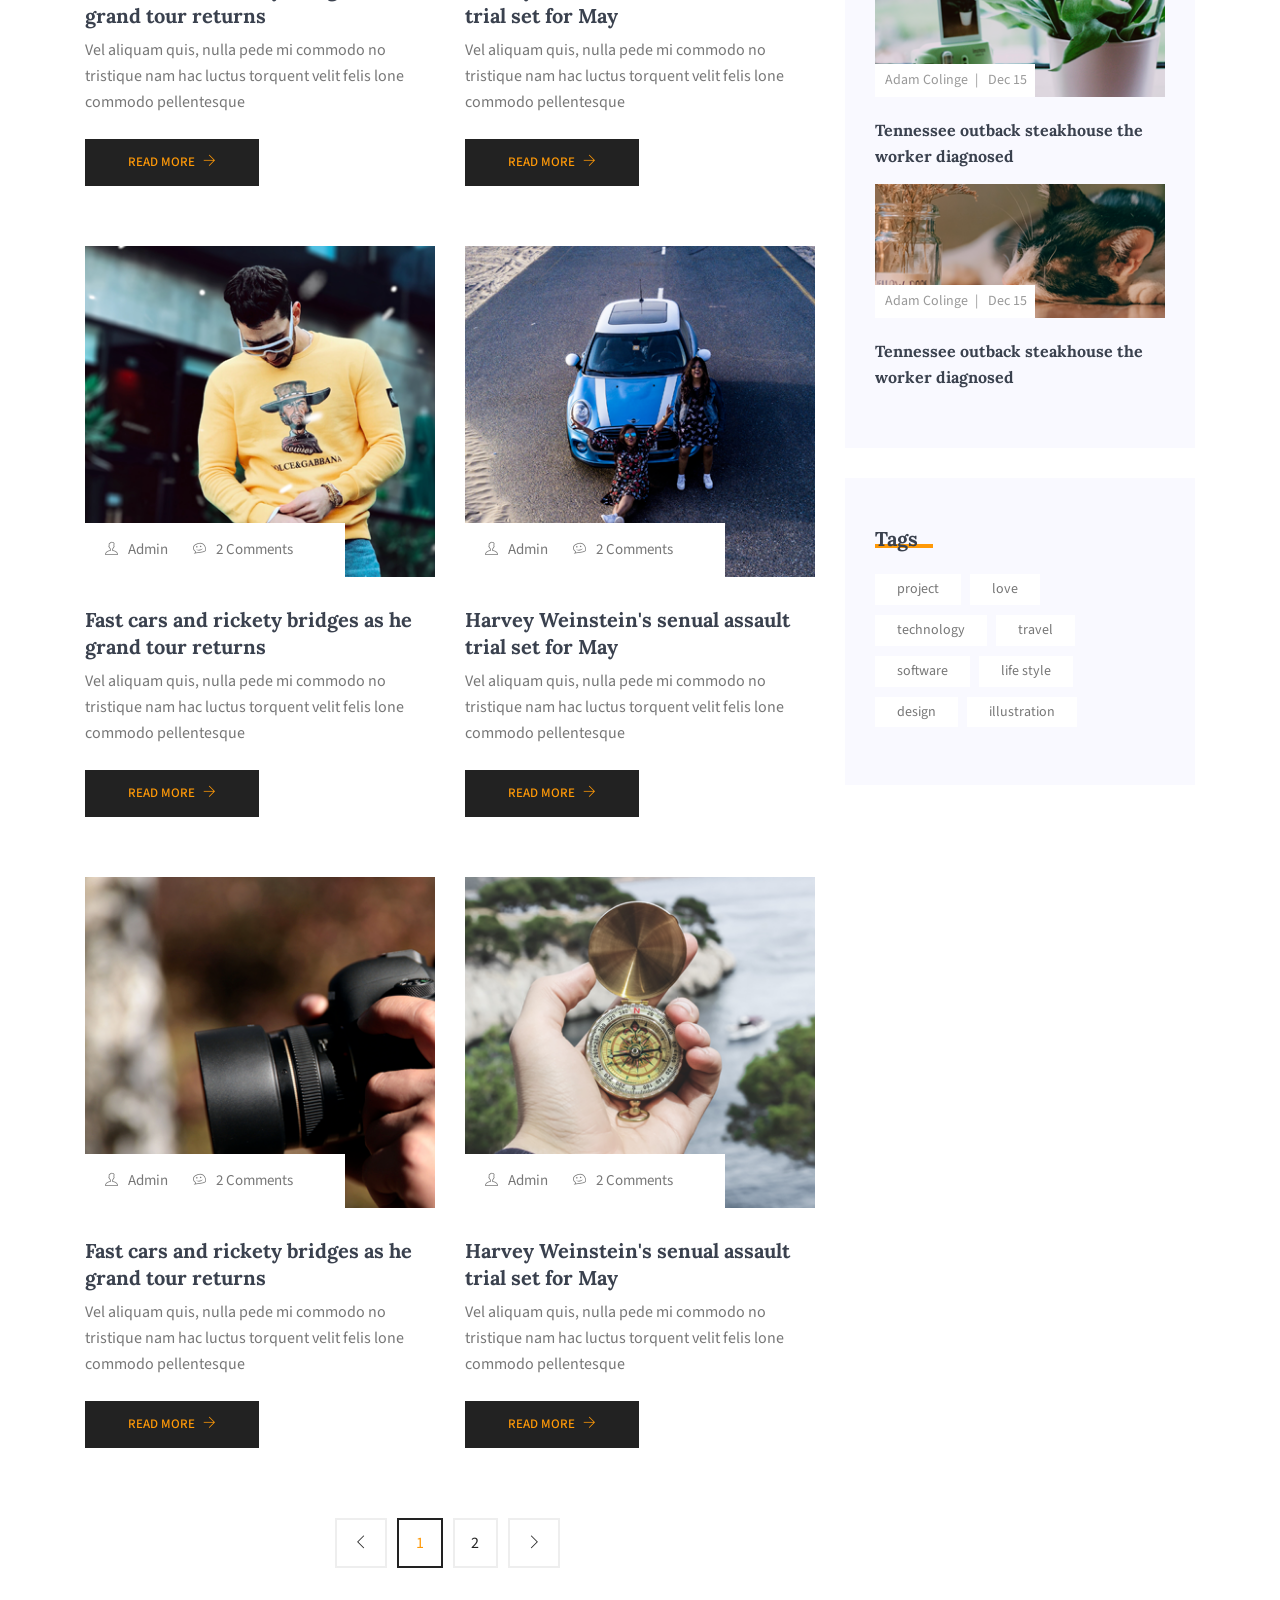
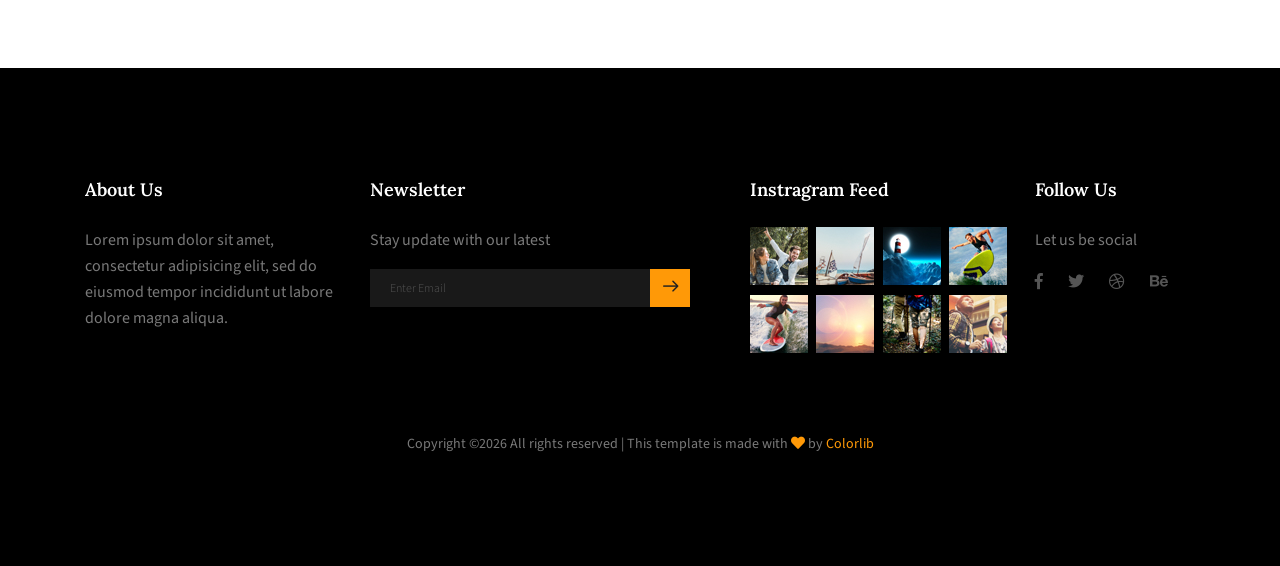
<file: assets/sensive-project/archive.html>
<!DOCTYPE html>
<html lang="en">
<head>
  <meta charset="UTF-8">
  <meta name="viewport" content="width=device-width, initial-scale=1.0">
  <meta http-equiv="X-UA-Compatible" content="ie=edge">
  <title>Remake Barber - Archive</title>
	<link rel="icon" href="img/Fevicon.png" type="image/png">

  <link rel="stylesheet" href="vendors/bootstrap/bootstrap.min.css">
  <link rel="stylesheet" href="vendors/fontawesome/css/all.min.css">
  <link rel="stylesheet" href="vendors/themify-icons/themify-icons.css">
  <link rel="stylesheet" href="vendors/linericon/style.css">
  <link rel="stylesheet" href="vendors/owl-carousel/owl.theme.default.min.css">
  <link rel="stylesheet" href="vendors/owl-carousel/owl.carousel.min.css">

  <link rel="stylesheet" href="css/style.css">
</head>
<body>
  <!--================Header Menu Area =================-->
  <header class="header_area">
    <div class="main_menu">
      <nav class="navbar navbar-expand-lg navbar-light">
        <div class="container box_1620">
          <!-- Brand and toggle get grouped for better mobile display -->
          <a class="navbar-brand logo_h" href="index.html"><img src="img/logo.png" alt=""></a>
          <button class="navbar-toggler" type="button" data-toggle="collapse" data-target="#navbarSupportedContent" aria-controls="navbarSupportedContent" aria-expanded="false" aria-label="Toggle navigation">
            <span class="icon-bar"></span>
            <span class="icon-bar"></span>
            <span class="icon-bar"></span>
          </button>
          <!-- Collect the nav links, forms, and other content for toggling -->
          <div class="collapse navbar-collapse offset" id="navbarSupportedContent">
            <ul class="nav navbar-nav menu_nav justify-content-center">
              <li class="nav-item"><a class="nav-link" href="index.html">Home</a></li> 
              <li class="nav-item"><a class="nav-link" href="tours.html">Tours</a></li> 
              <li class="nav-item"><a class="nav-link" href="blog.html">Blog</a></li> 
              <!-- <li class="nav-item submenu dropdown">
                <a href="#" class="nav-link dropdown-toggle" data-toggle="dropdown" role="button" aria-haspopup="true"
                  aria-expanded="false">Pages</a>
                <ul class="dropdown-menu">
                  <li class="nav-item"><a class="nav-link" href="blog-details.html">Blog Details</a></li>
                </ul>
              </li> -->
              <li class="nav-item"><a class="nav-link" href="contact.html">Contact</a></li>
            </ul>
            <ul class="nav navbar-nav navbar-right navbar-social">
              <li><a href="#"><i class="fab fa-facebook-f"></i></a></li>
              <li><a href="#"><i class="fab fa-twitter"></i></a></li>
              <li><a href="#"><i class="fab fa-dribbble"></i></a></li>
              <li><a href="#"><i class="fab fa-behance"></i></a></li>
            </ul>
          </div> 
        </div>
      </nav>
    </div>
  </header>
  <!--================Header Menu Area =================-->
  
  <!--================ Hero sm Banner start =================-->    
  <section class="mb-30px">
    <div class="container">
      <div class="hero-banner hero-banner--sm">
        <div class="hero-banner__content">
          <h1>Archive Page</h1>
          <nav aria-label="breadcrumb" class="banner-breadcrumb">
            <ol class="breadcrumb">
              <li class="breadcrumb-item"><a href="#">Home</a></li>
              <li class="breadcrumb-item active" aria-current="page">Archive Page</li>
            </ol>
          </nav>
        </div>
      </div>
    </div>
  </section>
  <!--================ Hero sm Banner end =================-->    

  

  <!--================ Start Blog Post Area =================-->
  <section class="blog-post-area section-margin">
    <div class="container">
      <div class="row">
        <div class="col-lg-8">
          <div class="row">
            <div class="col-md-6">
              <div class="single-recent-blog-post card-view">
                <div class="thumb">
                  <img class="card-img rounded-0" src="img/blog/thumb/thumb-card1.png" alt="">
                  <ul class="thumb-info">
                    <li><a href="#"><i class="ti-user"></i>Admin</a></li>
                    <li><a href="#"><i class="ti-themify-favicon"></i>2 Comments</a></li>
                  </ul>
                </div>
                <div class="details mt-20">
                  <a href="blog-single.html">
                    <h3>Fast cars and rickety bridges as 
                        he grand tour returns</h3>
                  </a>
                  <p>Vel aliquam quis, nulla pede mi commodo no tristique nam hac luctus torquent velit felis lone commodo pellentesque</p>
                  <a class="button" href="#">Read More <i class="ti-arrow-right"></i></a>
                </div>
              </div>
            </div>
            <div class="col-md-6">
              <div class="single-recent-blog-post card-view">
                <div class="thumb">
                  <img class="card-img rounded-0" src="img/blog/thumb/thumb-card2.png" alt="">
                  <ul class="thumb-info">
                    <li><a href="#"><i class="ti-user"></i>Admin</a></li>
                    <li><a href="#"><i class="ti-themify-favicon"></i>2 Comments</a></li>
                  </ul>
                </div>
                <div class="details mt-20">
                  <a href="blog-single.html">
                    <h3>Harvey Weinstein's senual assault
                        trial set for May</h3>
                  </a>
                  <p>Vel aliquam quis, nulla pede mi commodo no tristique nam hac luctus torquent velit felis lone commodo pellentesque</p>
                  <a class="button" href="#">Read More <i class="ti-arrow-right"></i></a>
                </div>
              </div>
            </div>
            <div class="col-md-6">
              <div class="single-recent-blog-post card-view">
                <div class="thumb">
                  <img class="card-img rounded-0" src="img/blog/thumb/thumb-card3.png" alt="">
                  <ul class="thumb-info">
                    <li><a href="#"><i class="ti-user"></i>Admin</a></li>
                    <li><a href="#"><i class="ti-themify-favicon"></i>2 Comments</a></li>
                  </ul>
                </div>
                <div class="details mt-20">
                  <a href="blog-single.html">
                    <h3>Fast cars and rickety bridges as 
                        he grand tour returns</h3>
                  </a>
                  <p>Vel aliquam quis, nulla pede mi commodo no tristique nam hac luctus torquent velit felis lone commodo pellentesque</p>
                  <a class="button" href="#">Read More <i class="ti-arrow-right"></i></a>
                </div>
              </div>
            </div>
            <div class="col-md-6">
              <div class="single-recent-blog-post card-view">
                <div class="thumb">
                  <img class="card-img rounded-0" src="img/blog/thumb/thumb-card4.png" alt="">
                  <ul class="thumb-info">
                    <li><a href="#"><i class="ti-user"></i>Admin</a></li>
                    <li><a href="#"><i class="ti-themify-favicon"></i>2 Comments</a></li>
                  </ul>
                </div>
                <div class="details mt-20">
                  <a href="blog-single.html">
                    <h3>Harvey Weinstein's senual assault
                        trial set for May</h3>
                  </a>
                  <p>Vel aliquam quis, nulla pede mi commodo no tristique nam hac luctus torquent velit felis lone commodo pellentesque</p>
                  <a class="button" href="#">Read More <i class="ti-arrow-right"></i></a>
                </div>
              </div>
            </div>
            <div class="col-md-6">
              <div class="single-recent-blog-post card-view">
                <div class="thumb">
                  <img class="card-img rounded-0" src="img/blog/thumb/thumb-card5.png" alt="">
                  <ul class="thumb-info">
                    <li><a href="#"><i class="ti-user"></i>Admin</a></li>
                    <li><a href="#"><i class="ti-themify-favicon"></i>2 Comments</a></li>
                  </ul>
                </div>
                <div class="details mt-20">
                  <a href="blog-single.html">
                    <h3>Fast cars and rickety bridges as 
                        he grand tour returns</h3>
                  </a>
                  <p>Vel aliquam quis, nulla pede mi commodo no tristique nam hac luctus torquent velit felis lone commodo pellentesque</p>
                  <a class="button" href="#">Read More <i class="ti-arrow-right"></i></a>
                </div>
              </div>
            </div>
            <div class="col-md-6">
              <div class="single-recent-blog-post card-view">
                <div class="thumb">
                  <img class="card-img rounded-0" src="img/blog/thumb/thumb-card6.png" alt="">
                  <ul class="thumb-info">
                    <li><a href="#"><i class="ti-user"></i>Admin</a></li>
                    <li><a href="#"><i class="ti-themify-favicon"></i>2 Comments</a></li>
                  </ul>
                </div>
                <div class="details mt-20">
                  <a href="blog-single.html">
                    <h3>Harvey Weinstein's senual assault
                        trial set for May</h3>
                  </a>
                  <p>Vel aliquam quis, nulla pede mi commodo no tristique nam hac luctus torquent velit felis lone commodo pellentesque</p>
                  <a class="button" href="#">Read More <i class="ti-arrow-right"></i></a>
                </div>
              </div>
            </div>
            <div class="col-md-6">
              <div class="single-recent-blog-post card-view">
                <div class="thumb">
                  <img class="card-img rounded-0" src="img/blog/thumb/thumb-card7.png" alt="">
                  <ul class="thumb-info">
                    <li><a href="#"><i class="ti-user"></i>Admin</a></li>
                    <li><a href="#"><i class="ti-themify-favicon"></i>2 Comments</a></li>
                  </ul>
                </div>
                <div class="details mt-20">
                  <a href="blog-single.html">
                    <h3>Fast cars and rickety bridges as 
                        he grand tour returns</h3>
                  </a>
                  <p>Vel aliquam quis, nulla pede mi commodo no tristique nam hac luctus torquent velit felis lone commodo pellentesque</p>
                  <a class="button" href="#">Read More <i class="ti-arrow-right"></i></a>
                </div>
              </div>
            </div>
            <div class="col-md-6">
              <div class="single-recent-blog-post card-view">
                <div class="thumb">
                  <img class="card-img rounded-0" src="img/blog/thumb/thumb-card8.png" alt="">
                  <ul class="thumb-info">
                    <li><a href="#"><i class="ti-user"></i>Admin</a></li>
                    <li><a href="#"><i class="ti-themify-favicon"></i>2 Comments</a></li>
                  </ul>
                </div>
                <div class="details mt-20">
                  <a href="blog-single.html">
                    <h3>Harvey Weinstein's senual assault
                        trial set for May</h3>
                  </a>
                  <p>Vel aliquam quis, nulla pede mi commodo no tristique nam hac luctus torquent velit felis lone commodo pellentesque</p>
                  <a class="button" href="#">Read More <i class="ti-arrow-right"></i></a>
                </div>
              </div>
            </div>
          </div>

          <!-- <div class="single-recent-blog-post">
            <div class="thumb">
              <img class="img-fluid" src="img/blog/blog2.png" alt="">
              <ul class="thumb-info">
                <li><a href="#"><i class="ti-user"></i>Admin</a></li>
                <li><a href="#"><i class="ti-notepad"></i>January 12,2019</a></li>
                <li><a href="#"><i class="ti-themify-favicon"></i>2 Comments</a></li>
              </ul>
            </div>
            <div class="details mt-20">
              <a href="blog-single.html">
                <h3>Woman claims husband wants to name baby girl
                  after his ex-lover sparking.</h3>
              </a>
              <p class="tag-list-inline">Tag: <a href="#">travel</a>, <a href="#">life style</a>, <a href="#">technology</a>, <a href="#">fashion</a></p>
              <p>Over yielding doesn't so moved green saw meat hath fish he him from given yielding lesser cattle were fruitful lights. Given let have, lesser their made him above gathered dominion sixth. Creeping deep said can't called second. Air created seed heaven sixth created living</p>
              <a class="button" href="#">Read More <i class="ti-arrow-right"></i></a>
            </div>
          </div>

          <div class="single-recent-blog-post">
            <div class="thumb">
              <img class="img-fluid" src="img/blog/blog3.png" alt="">
              <ul class="thumb-info">
                <li><a href="#"><i class="ti-user"></i>Admin</a></li>
                <li><a href="#"><i class="ti-notepad"></i>January 12,2019</a></li>
                <li><a href="#"><i class="ti-themify-favicon"></i>2 Comments</a></li>
              </ul>
            </div>
            <div class="details mt-20">
              <a href="blog-single.html">
                <h3>Tourist deaths in Costa Rica jeopardize safe dest
                  ination reputation all time. </h3>
              </a>
              <p class="tag-list-inline">Tag: <a href="#">travel</a>, <a href="#">life style</a>, <a href="#">technology</a>, <a href="#">fashion</a></p>
              <p>Over yielding doesn't so moved green saw meat hath fish he him from given yielding lesser cattle were fruitful lights. Given let have, lesser their made him above gathered dominion sixth. Creeping deep said can't called second. Air created seed heaven sixth created living</p>
              <a class="button" href="#">Read More <i class="ti-arrow-right"></i></a>
            </div>
          </div>

          <div class="single-recent-blog-post">
            <div class="thumb">
              <img class="img-fluid" src="img/blog/blog4.png" alt="">
              <ul class="thumb-info">
                <li><a href="#"><i class="ti-user"></i>Admin</a></li>
                <li><a href="#"><i class="ti-notepad"></i>January 12,2019</a></li>
                <li><a href="#"><i class="ti-themify-favicon"></i>2 Comments</a></li>
              </ul>
            </div>
            <div class="details mt-20">
              <a href="blog-single.html">
                <h3>Tourist deaths in Costa Rica jeopardize safe dest
                  ination reputation all time.  </h3>
              </a>
              <p class="tag-list-inline">Tag: <a href="#">travel</a>, <a href="#">life style</a>, <a href="#">technology</a>, <a href="#">fashion</a></p>
              <p>Over yielding doesn't so moved green saw meat hath fish he him from given yielding lesser cattle were fruitful lights. Given let have, lesser their made him above gathered dominion sixth. Creeping deep said can't called second. Air created seed heaven sixth created living</p>
              <a class="button" href="#">Read More <i class="ti-arrow-right"></i></a>
            </div>
          </div> -->

          

          <div class="row">
            <div class="col-lg-12">
                <nav class="blog-pagination justify-content-center d-flex">
                    <ul class="pagination">
                        <li class="page-item">
                            <a href="#" class="page-link" aria-label="Previous">
                                <span aria-hidden="true">
                                    <i class="ti-angle-left"></i>
                                </span>
                            </a>
                        </li>
                        <li class="page-item active"><a href="#" class="page-link">1</a></li>
                        <li class="page-item"><a href="#" class="page-link">2</a></li>
                        <li class="page-item">
                            <a href="#" class="page-link" aria-label="Next">
                                <span aria-hidden="true">
                                    <i class="ti-angle-right"></i>
                                </span>
                            </a>
                        </li>
                    </ul>
                </nav>
            </div>
          </div>
        </div>

        <!-- Start Blog Post Siddebar -->
        <div class="col-lg-4 sidebar-widgets">
            <div class="widget-wrap">
              <div class="single-sidebar-widget newsletter-widget">
                <form action="#">
                  <div class="d-flex flex-row">
                    <input class="form-control" name="q" placeholder="Search" required="" type="text" value="">
                    <button class="click-btn btn btn-default bbtns"><i class="ti-search"></i></button>
                  </div>
                </form>
              </div>

              <!-- <div class="single-sidebar-widget newsletter-widget">
                <h4 class="single-sidebar-widget__title">Newsletter</h4>
                <div class="form-group mt-30">
                  <div class="col-autos">
                    <input type="text" class="form-control" id="inlineFormInputGroup" placeholder="Enter email" onfocus="this.placeholder = ''"
                      onblur="this.placeholder = 'Enter email'">
                  </div>
                </div>
                <button class="bbtns d-block mt-20 w-100">Subcribe</button>
              </div> -->

              <div class="single-sidebar-widget post-category-widget">
                <h4 class="single-sidebar-widget__title">Category</h4>
                <ul class="cat-list mt-20">
                  <li>
                    <a href="archive.html" class="d-flex justify-content-between">
                      <p>Technology</p>
                      <p>(03)</p>
                    </a>
                  </li>
                  <li>
                    <a href="archive.html" class="d-flex justify-content-between">
                      <p>Software</p>
                      <p>(09)</p>
                    </a>
                  </li>
                  <li>
                    <a href="archive.html" class="d-flex justify-content-between">
                      <p>Lifestyle</p>
                      <p>(12)</p>
                    </a>
                  </li>
                  <li>
                    <a href="archive.html" class="d-flex justify-content-between">
                      <p>Shopping</p>
                      <p>(02)</p>
                    </a>
                  </li>
                  <li>
                    <a href="archive.html" class="d-flex justify-content-between">
                      <p>Food</p>
                      <p>(10)</p>
                    </a>
                  </li>
                </ul>
              </div>

              <div class="single-sidebar-widget popular-post-widget">
                <h4 class="single-sidebar-widget__title">Popular Post</h4>
                <div class="popular-post-list">
                  <div class="single-post-list">
                    <div class="thumb">
                      <img class="card-img rounded-0" src="img/blog/thumb/thumb1.png" alt="">
                      <ul class="thumb-info">
                        <li><a href="#">Adam Colinge</a></li>
                        <li><a href="#">Dec 15</a></li>
                      </ul>
                    </div>
                    <div class="details mt-20">
                      <a href="blog-single.html">
                        <h6>Accused of assaulting flight attendant miktake alaways</h6>
                      </a>
                    </div>
                  </div>
                  <div class="single-post-list">
                    <div class="thumb">
                      <img class="card-img rounded-0" src="img/blog/thumb/thumb2.png" alt="">
                      <ul class="thumb-info">
                        <li><a href="#">Adam Colinge</a></li>
                        <li><a href="#">Dec 15</a></li>
                      </ul>
                    </div>
                    <div class="details mt-20">
                      <a href="blog-single.html">
                        <h6>Tennessee outback steakhouse the
                          worker diagnosed</h6>
                      </a>
                    </div>
                  </div>
                  <div class="single-post-list">
                    <div class="thumb">
                      <img class="card-img rounded-0" src="img/blog/thumb/thumb3.png" alt="">
                      <ul class="thumb-info">
                        <li><a href="#">Adam Colinge</a></li>
                        <li><a href="#">Dec 15</a></li>
                      </ul>
                    </div>
                    <div class="details mt-20">
                      <a href="blog-single.html">
                        <h6>Tennessee outback steakhouse the
                          worker diagnosed</h6>
                      </a>
                    </div>
                  </div>
                </div>
              </div>

                <div class="single-sidebar-widget tag_cloud_widget">
                  <h4 class="single-sidebar-widget__title">Tags</h4>
                  <ul class="list">
                    <li>
                        <a href="#">project</a>
                    </li>
                    <li>
                        <a href="#">love</a>
                    </li>
                    <li>
                        <a href="#">technology</a>
                    </li>
                    <li>
                        <a href="#">travel</a>
                    </li>
                    <li>
                        <a href="#">software</a>
                    </li>
                    <li>
                        <a href="#">life style</a>
                    </li>
                    <li>
                        <a href="#">design</a>
                    </li>
                    <li>
                        <a href="#">illustration</a>
                    </li>
                  </ul>
                </div>
              </div>
            </div>
          </div>
        <!-- End Blog Post Siddebar -->
      </div>
  </section>
  <!--================ End Blog Post Area =================-->

  <!--================ Start Footer Area =================-->
  <footer class="footer-area section-padding">
    <div class="container">
      <div class="row">
        <div class="col-lg-3  col-md-6 col-sm-6">
          <div class="single-footer-widget">
            <h6>About Us</h6>
            <p>
              Lorem ipsum dolor sit amet, consectetur adipisicing elit, sed do eiusmod tempor incididunt ut labore dolore
              magna aliqua.
            </p>
          </div>
        </div>
        <div class="col-lg-4  col-md-6 col-sm-6">
          <div class="single-footer-widget">
            <h6>Newsletter</h6>
            <p>Stay update with our latest</p>
            <div class="" id="mc_embed_signup">

              <form target="_blank" novalidate="true" action=""
                method="get" class="form-inline">

                <div class="d-flex flex-row">

                  <input class="form-control" name="EMAIL" placeholder="Enter Email" onfocus="this.placeholder = ''" onblur="this.placeholder = 'Enter Email '"
                    required="" type="email">


                  <button class="click-btn btn btn-default"><span class="lnr lnr-arrow-right"></span></button>
                  <div style="position: absolute; left: -5000px;">
                    <input name="b_36c4fd991d266f23781ded980_aefe40901a" tabindex="-1" value="" type="text">
                  </div>

                  <!-- <div class="col-lg-4 col-md-4">
                        <button class="bb-btn btn"><span class="lnr lnr-arrow-right"></span></button>
                      </div>  -->
                </div>
                <div class="info"></div>
              </form>
            </div>
          </div>
        </div>
        <div class="col-lg-3  col-md-6 col-sm-6">
          <div class="single-footer-widget mail-chimp">
            <h6 class="mb-20">Instragram Feed</h6>
            <ul class="instafeed d-flex flex-wrap">
              <li><img src="img/instagram/i1.jpg" alt=""></li>
              <li><img src="img/instagram/i2.jpg" alt=""></li>
              <li><img src="img/instagram/i3.jpg" alt=""></li>
              <li><img src="img/instagram/i4.jpg" alt=""></li>
              <li><img src="img/instagram/i5.jpg" alt=""></li>
              <li><img src="img/instagram/i6.jpg" alt=""></li>
              <li><img src="img/instagram/i7.jpg" alt=""></li>
              <li><img src="img/instagram/i8.jpg" alt=""></li>
            </ul>
          </div>
        </div>
        <div class="col-lg-2 col-md-6 col-sm-6">
          <div class="single-footer-widget">
            <h6>Follow Us</h6>
            <p>Let us be social</p>
            <div class="footer-social d-flex align-items-center">
              <a href="#">
                <i class="fab fa-facebook-f"></i>
              </a>
              <a href="#">
                <i class="fab fa-twitter"></i>
              </a>
              <a href="#">
                <i class="fab fa-dribbble"></i>
              </a>
              <a href="#">
                <i class="fab fa-behance"></i>
              </a>
            </div>
          </div>
        </div>
      </div>
      <div class="footer-bottom d-flex justify-content-center align-items-center flex-wrap">
        <p class="footer-text m-0"><!-- Link back to Colorlib can't be removed. Template is licensed under CC BY 3.0. -->
Copyright &copy;<script>document.write(new Date().getFullYear());</script> All rights reserved | This template is made with <i class="fa fa-heart" aria-hidden="true"></i> by <a href="https://colorlib.com" target="_blank">Colorlib</a>
<!-- Link back to Colorlib can't be removed. Template is licensed under CC BY 3.0. --></p>
      </div>
    </div>
  </footer>
  <!--================ End Footer Area =================-->

  <script src="vendors/jquery/jquery-3.2.1.min.js"></script>
  <script src="vendors/bootstrap/bootstrap.bundle.min.js"></script>
  <script src="vendors/owl-carousel/owl.carousel.min.js"></script>
  <script src="js/jquery.ajaxchimp.min.js"></script>
  <script src="js/mail-script.js"></script>
  <script src="js/main.js"></script>
</body>
</html>
</file>
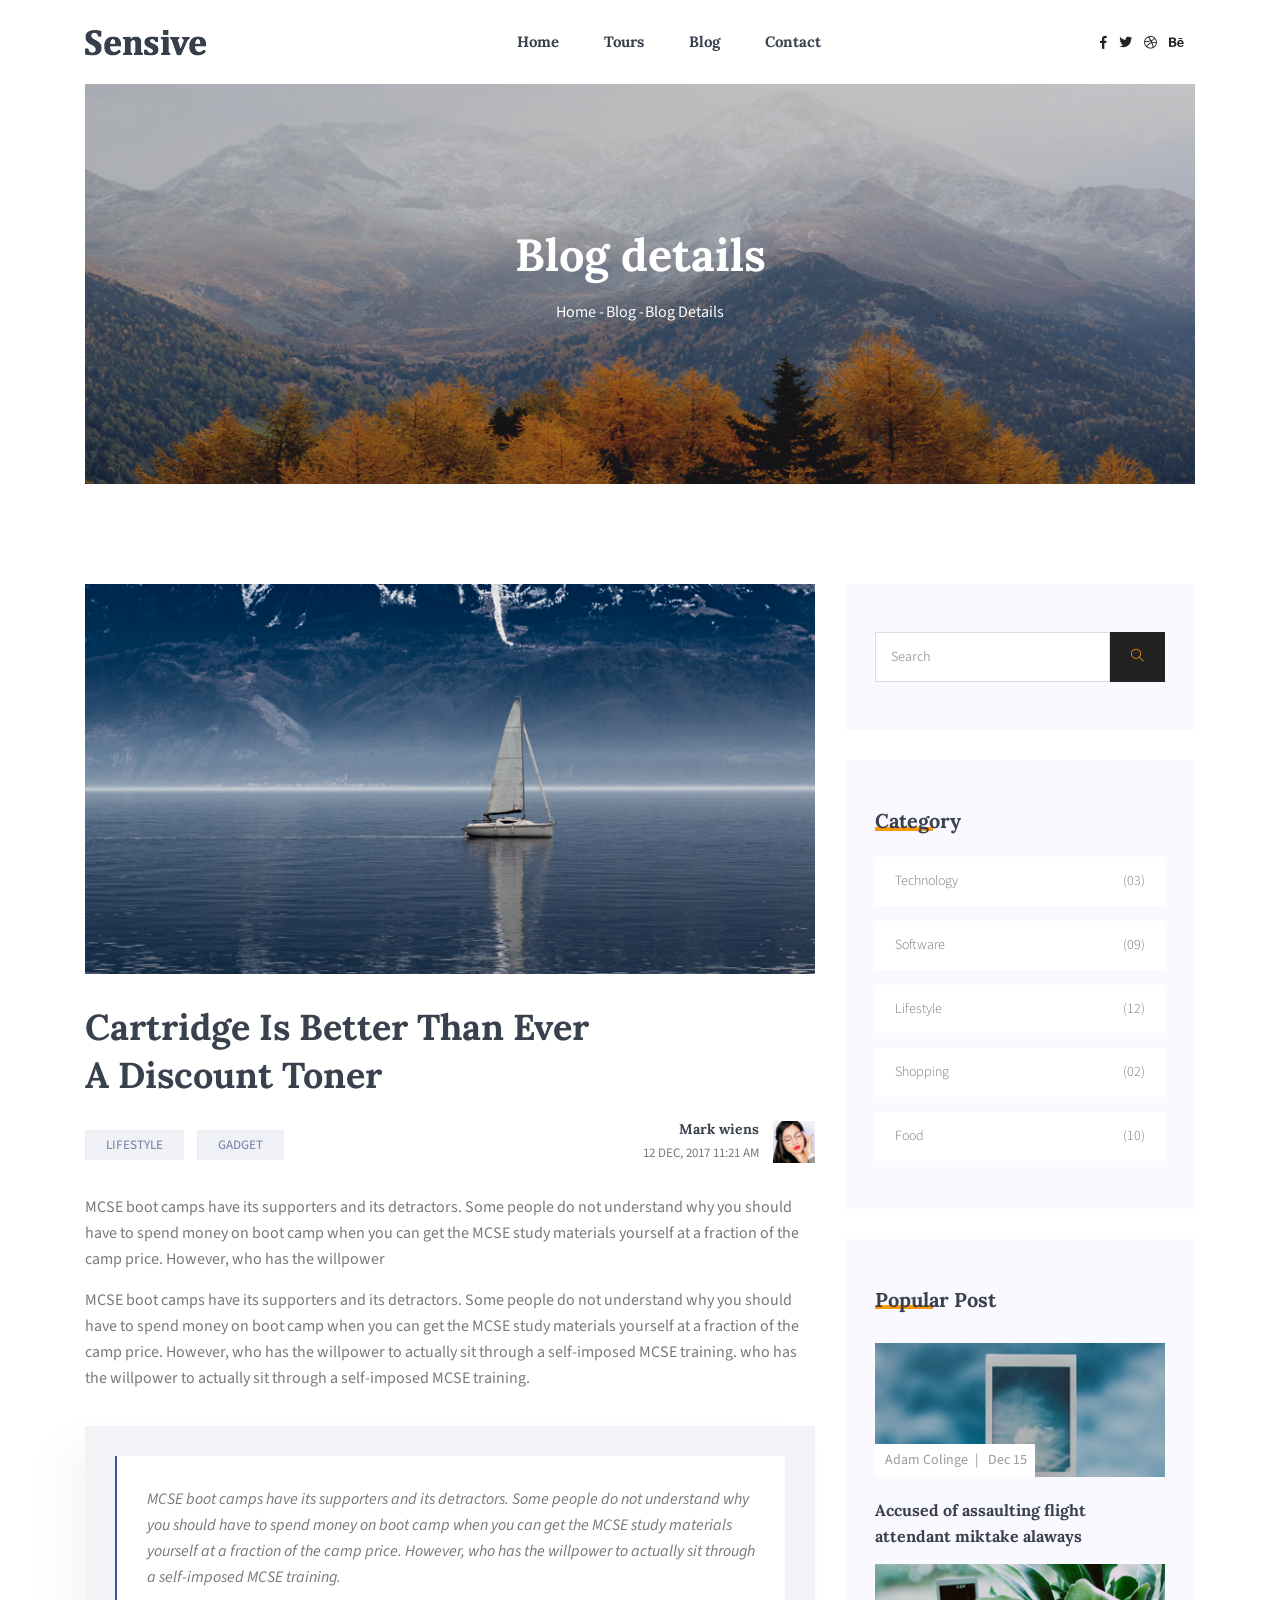
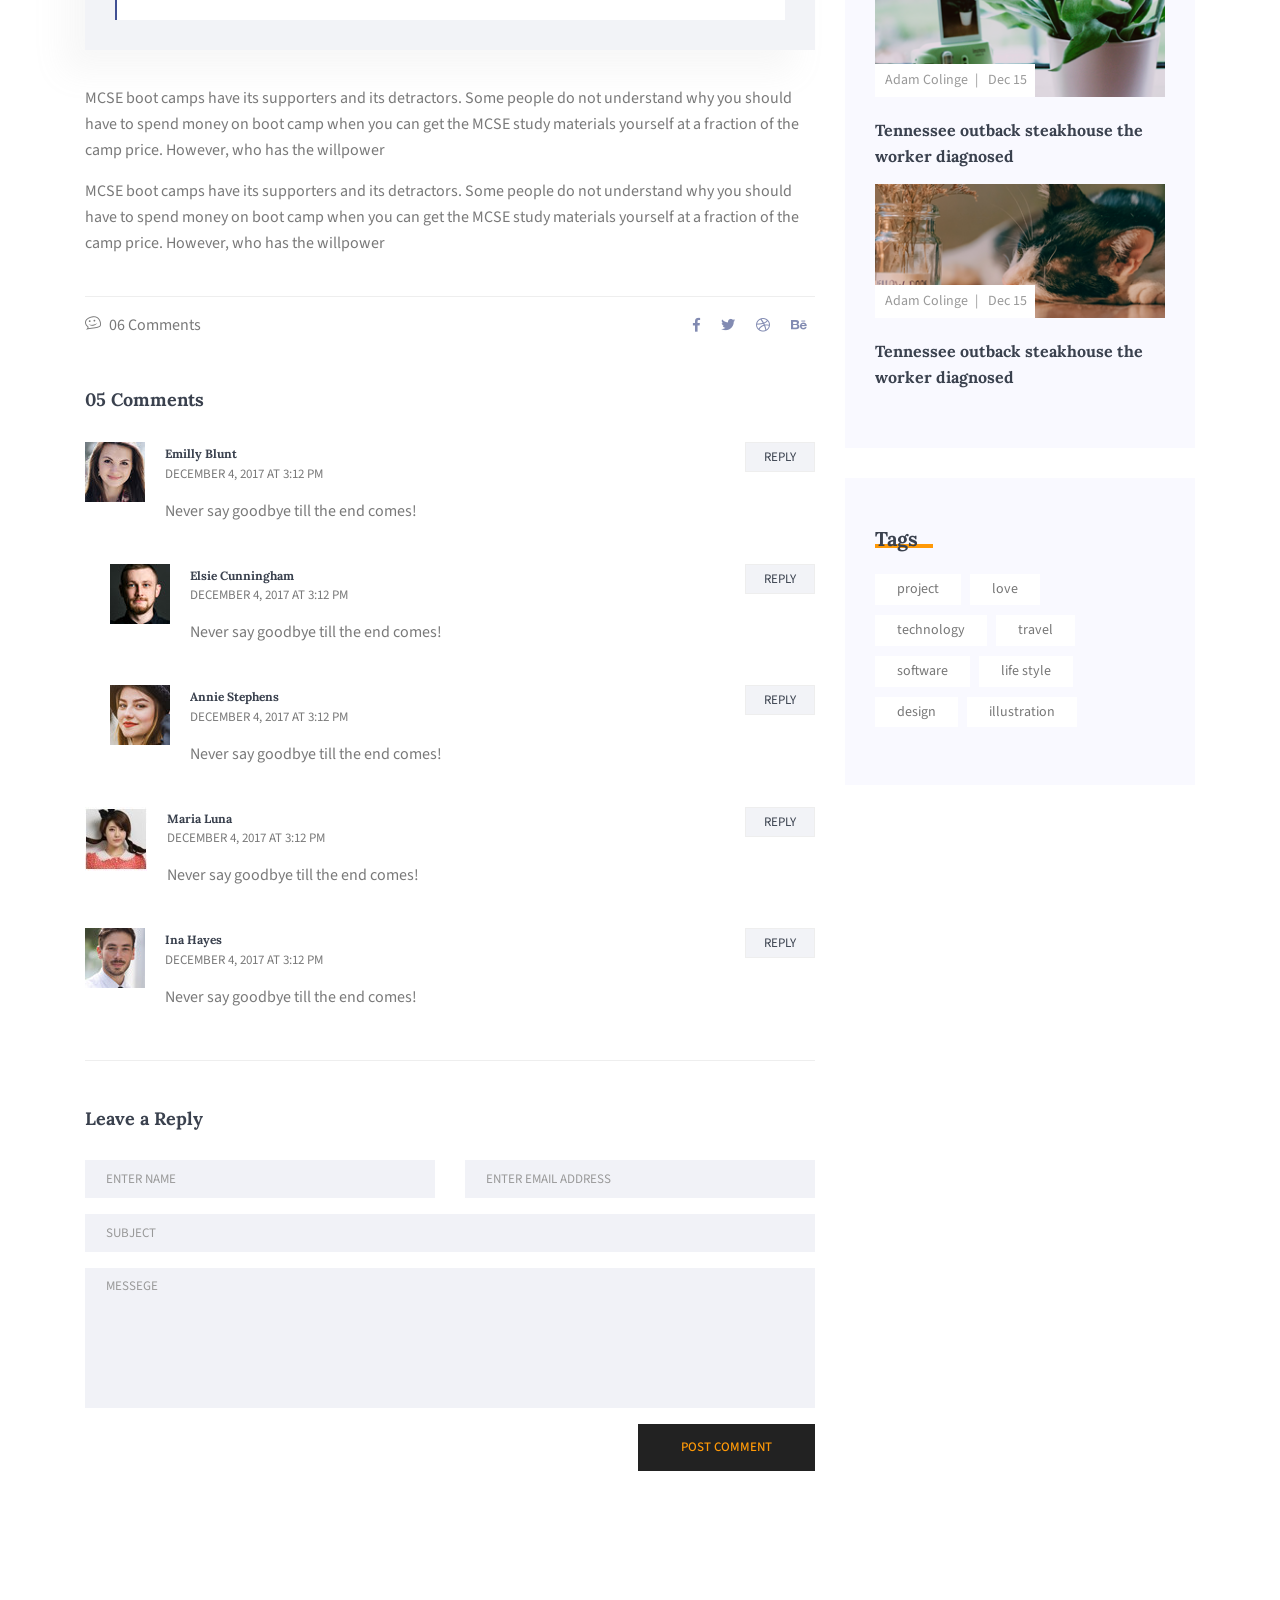
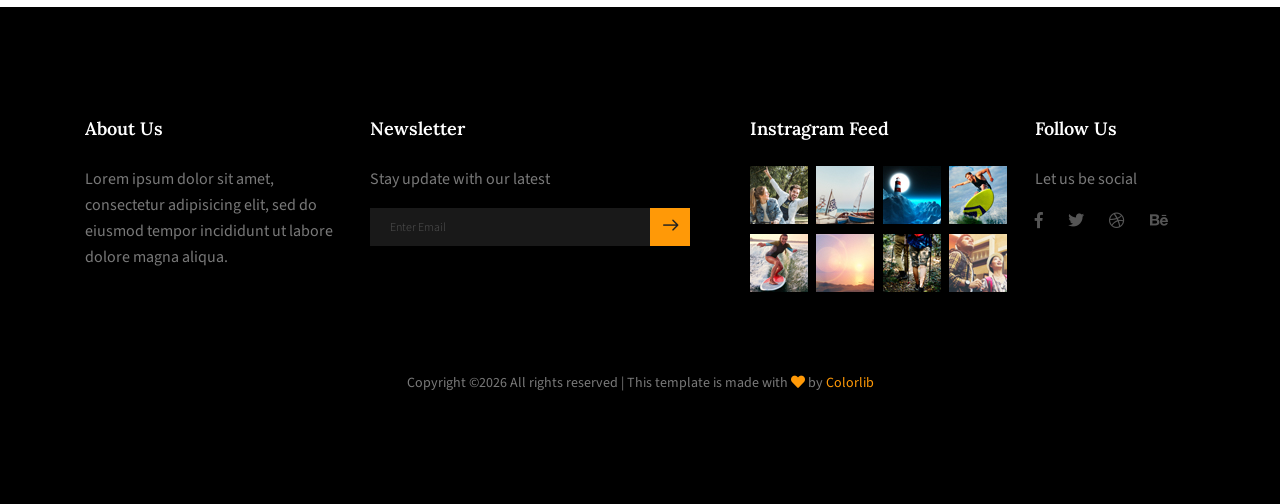
<file: assets/sensive-project/blog-single.html>
<!DOCTYPE html>
<html lang="en">
<head>
  <meta charset="UTF-8">
  <meta name="viewport" content="width=device-width, initial-scale=1.0">
  <meta http-equiv="X-UA-Compatible" content="ie=edge">
  <title>Remake Barber - Blog Details</title>
	<link rel="icon" href="img/Fevicon.png" type="image/png">

  <link rel="stylesheet" href="vendors/bootstrap/bootstrap.min.css">
  <link rel="stylesheet" href="vendors/fontawesome/css/all.min.css">
  <link rel="stylesheet" href="vendors/themify-icons/themify-icons.css">
  <link rel="stylesheet" href="vendors/linericon/style.css">
  <link rel="stylesheet" href="vendors/owl-carousel/owl.theme.default.min.css">
  <link rel="stylesheet" href="vendors/owl-carousel/owl.carousel.min.css">

  <link rel="stylesheet" href="css/style.css">
</head>
<body>
  <!--================Header Menu Area =================-->
  <header class="header_area">
    <div class="main_menu">
      <nav class="navbar navbar-expand-lg navbar-light">
        <div class="container box_1620">
          <!-- Brand and toggle get grouped for better mobile display -->
          <a class="navbar-brand logo_h" href="index.html"><img src="img/logo.png" alt=""></a>
          <button class="navbar-toggler" type="button" data-toggle="collapse" data-target="#navbarSupportedContent" aria-controls="navbarSupportedContent" aria-expanded="false" aria-label="Toggle navigation">
            <span class="icon-bar"></span>
            <span class="icon-bar"></span>
            <span class="icon-bar"></span>
          </button>
          <!-- Collect the nav links, forms, and other content for toggling -->
          <div class="collapse navbar-collapse offset" id="navbarSupportedContent">
            <ul class="nav navbar-nav menu_nav justify-content-center">
              <li class="nav-item"><a class="nav-link" href="index.html">Home</a></li> 
              <li class="nav-item"><a class="nav-link" href="tours.html">Tours</a></li> 
              <li class="nav-item"><a class="nav-link" href="blog.html">Blog</a></li> 
              <!-- <li class="nav-item active submenu dropdown">
                <a href="#" class="nav-link dropdown-toggle" data-toggle="dropdown" role="button" aria-haspopup="true"
                  aria-expanded="false">Pages</a>
                <ul class="dropdown-menu">
                  <li class="nav-item active"><a class="nav-link" href="blog-details.html">Blog Details</a></li>
                </ul>
              </li> -->
              <li class="nav-item"><a class="nav-link" href="contact.html">Contact</a></li>
            </ul>
            <ul class="nav navbar-nav navbar-right navbar-social">
              <li><a href="#"><i class="fab fa-facebook-f"></i></a></li>
              <li><a href="#"><i class="fab fa-twitter"></i></a></li>
              <li><a href="#"><i class="fab fa-dribbble"></i></a></li>
              <li><a href="#"><i class="fab fa-behance"></i></a></li>
            </ul>
          </div> 
        </div>
      </nav>
    </div>
  </header>
  <!--================Header Menu Area =================-->

  <!--================ Hero sm Banner start =================-->
  <section class="mb-30px">
    <div class="container">
      <div class="hero-banner hero-banner--sm">
        <div class="hero-banner__content">
          <h1>Blog details</h1>
          <nav aria-label="breadcrumb" class="banner-breadcrumb">
            <ol class="breadcrumb">
              <li class="breadcrumb-item"><a href="#">Home</a></li>
              <li class="breadcrumb-item"><a href="blog.html">Blog</a></li>
              <li class="breadcrumb-item active" aria-current="page">Blog Details</li>
            </ol>
          </nav>
        </div>
      </div>
    </div>
  </section>
  <!--================ Hero sm Banner end =================-->    

  <!--================ Start Blog Post Area =================-->
  <section class="blog-post-area section-margin">
    <div class="container">
      <div class="row">
        <div class="col-lg-8">
            <div class="main_blog_details">
                <img class="img-fluid" src="img/blog/blog4.png" alt="">
                <a href="#"><h4>Cartridge Is Better Than Ever <br /> A Discount Toner</h4></a>
                <div class="user_details">
                  <div class="float-left">
                    <a href="#">Lifestyle</a>
                    <a href="#">Gadget</a>
                  </div>
                  <div class="float-right mt-sm-0 mt-3">
                    <div class="media">
                      <div class="media-body">
                        <h5>Mark wiens</h5>
                        <p>12 Dec, 2017 11:21 am</p>
                      </div>
                      <div class="d-flex">
                        <img width="42" height="42" src="img/blog/user-img.png" alt="">
                      </div>
                    </div>
                  </div>
                </div>
                <p>MCSE boot camps have its supporters and its detractors. Some people do not understand why you should have to spend money on boot camp when you can get the MCSE study materials yourself at a fraction of the camp price. However, who has the willpower</p>
                <p>MCSE boot camps have its supporters and its detractors. Some people do not understand why you should have to spend money on boot camp when you can get the MCSE study materials yourself at a fraction of the camp price. However, who has the willpower to actually sit through a self-imposed MCSE training. who has the willpower to actually sit through a self-imposed MCSE training.</p>
           <blockquote class="blockquote">
             <p class="mb-0">MCSE boot camps have its supporters and its detractors. Some people do not understand why you should have to spend money on boot camp when you can get the MCSE study materials yourself at a fraction of the camp price. However, who has the willpower to actually sit through a self-imposed MCSE training.</p>
           </blockquote>
           <p>MCSE boot camps have its supporters and its detractors. Some people do not understand why you should have to spend money on boot camp when you can get the MCSE study materials yourself at a fraction of the camp price. However, who has the willpower</p>
           <p>MCSE boot camps have its supporters and its detractors. Some people do not understand why you should have to spend money on boot camp when you can get the MCSE study materials yourself at a fraction of the camp price. However, who has the willpower</p>
               <div class="news_d_footer flex-column flex-sm-row">
                 <span class="mr-2"><i class="ti-themify-favicon"></i></span>06 Comments
                 <div class="news_socail ml-sm-auto mt-sm-0 mt-2">
               <a href="#"><i class="fab fa-facebook-f"></i></a>
               <a href="#"><i class="fab fa-twitter"></i></a>
               <a href="#"><i class="fab fa-dribbble"></i></a>
               <a href="#"><i class="fab fa-behance"></i></a>
             </div>
               </div>
              </div>

                <div class="comments-area">
                    <h4>05 Comments</h4>
                    <div class="comment-list">
                        <div class="single-comment justify-content-between d-flex">
                            <div class="user justify-content-between d-flex">
                                <div class="thumb">
                                    <img src="img/blog/c1.jpg" alt="">
                                </div>
                                <div class="desc">
                                    <h5><a href="#">Emilly Blunt</a></h5>
                                    <p class="date">December 4, 2017 at 3:12 pm </p>
                                    <p class="comment">
                                        Never say goodbye till the end comes!
                                    </p>
                                </div>
                            </div>
                            <div class="reply-btn">
                                    <a href="" class="btn-reply text-uppercase">reply</a> 
                            </div>
                        </div>
                    </div>	
                    <div class="comment-list left-padding">
                        <div class="single-comment justify-content-between d-flex">
                            <div class="user justify-content-between d-flex">
                                <div class="thumb">
                                    <img src="img/blog/c2.jpg" alt="">
                                </div>
                                <div class="desc">
                                    <h5><a href="#">Elsie Cunningham</a></h5>
                                    <p class="date">December 4, 2017 at 3:12 pm </p>
                                    <p class="comment">
                                        Never say goodbye till the end comes!
                                    </p>
                                </div>
                            </div>
                            <div class="reply-btn">
                                    <a href="" class="btn-reply text-uppercase">reply</a> 
                            </div>
                        </div>
                    </div>	
                    <div class="comment-list left-padding">
                        <div class="single-comment justify-content-between d-flex">
                            <div class="user justify-content-between d-flex">
                                <div class="thumb">
                                    <img src="img/blog/c3.jpg" alt="">
                                </div>
                                <div class="desc">
                                    <h5><a href="#">Annie Stephens</a></h5>
                                    <p class="date">December 4, 2017 at 3:12 pm </p>
                                    <p class="comment">
                                        Never say goodbye till the end comes!
                                    </p>
                                </div>
                            </div>
                            <div class="reply-btn">
                                    <a href="" class="btn-reply text-uppercase">reply</a> 
                            </div>
                        </div>
                    </div>	
                    <div class="comment-list">
                        <div class="single-comment justify-content-between d-flex">
                            <div class="user justify-content-between d-flex">
                                <div class="thumb">
                                    <img src="img/blog/c4.jpg" alt="">
                                </div>
                                <div class="desc">
                                    <h5><a href="#">Maria Luna</a></h5>
                                    <p class="date">December 4, 2017 at 3:12 pm </p>
                                    <p class="comment">
                                        Never say goodbye till the end comes!
                                    </p>
                                </div>
                            </div>
                            <div class="reply-btn">
                                    <a href="" class="btn-reply text-uppercase">reply</a> 
                            </div>
                        </div>
                    </div>	
                    <div class="comment-list">
                        <div class="single-comment justify-content-between d-flex">
                            <div class="user justify-content-between d-flex">
                                <div class="thumb">
                                    <img src="img/blog/c5.jpg" alt="">
                                </div>
                                <div class="desc">
                                    <h5><a href="#">Ina Hayes</a></h5>
                                    <p class="date">December 4, 2017 at 3:12 pm </p>
                                    <p class="comment">
                                        Never say goodbye till the end comes!
                                    </p>
                                </div>
                            </div>
                            <div class="reply-btn">
                                    <a href="" class="btn-reply text-uppercase">reply</a> 
                            </div>
                        </div>
                    </div>
                </div>
                <div class="comment-form">
                    <h4>Leave a Reply</h4>
                    <form>
                        <div class="form-group form-inline">
                          <div class="form-group col-lg-6 col-md-6 name">
                            <input type="text" class="form-control" id="name" placeholder="Enter Name" onfocus="this.placeholder = ''" onblur="this.placeholder = 'Enter Name'">
                          </div>
                          <div class="form-group col-lg-6 col-md-6 email">
                            <input type="email" class="form-control" id="email" placeholder="Enter email address" onfocus="this.placeholder = ''" onblur="this.placeholder = 'Enter email address'">
                          </div>
                        </div>
                        <div class="form-group">
                            <input type="text" class="form-control" id="subject" placeholder="Subject" onfocus="this.placeholder = ''" onblur="this.placeholder = 'Subject'">
                        </div>
                        <div class="form-group">
                            <textarea class="form-control mb-10" rows="5" name="message" placeholder="Messege" onfocus="this.placeholder = ''" onblur="this.placeholder = 'Messege'" required=""></textarea>
                        </div>
                        <a href="#" class="button submit_btn">Post Comment</a>	
                    </form>
                </div>
        </div>

        <!-- Start Blog Post Siddebar -->
        <div class="col-lg-4 sidebar-widgets">
            <div class="widget-wrap">
              <div class="single-sidebar-widget newsletter-widget">
                <form action="#">
                  <div class="d-flex flex-row">
                    <input class="form-control" name="q" placeholder="Search" required="" type="text" value="">
                    <button class="click-btn btn btn-default bbtns"><i class="ti-search"></i></button>
                  </div>
                </form>
              </div>

              <!-- <div class="single-sidebar-widget newsletter-widget">
                <h4 class="single-sidebar-widget__title">Newsletter</h4>
                <div class="form-group mt-30">
                  <div class="col-autos">
                    <input type="text" class="form-control" id="inlineFormInputGroup" placeholder="Enter email" onfocus="this.placeholder = ''"
                      onblur="this.placeholder = 'Enter email'">
                  </div>
                </div>
                <button class="bbtns d-block mt-20 w-100">Subcribe</button>
              </div> -->

              <div class="single-sidebar-widget post-category-widget">
                <h4 class="single-sidebar-widget__title">Category</h4>
                <ul class="cat-list mt-20">
                  <li>
                    <a href="archive.html" class="d-flex justify-content-between">
                      <p>Technology</p>
                      <p>(03)</p>
                    </a>
                  </li>
                  <li>
                    <a href="archive.html" class="d-flex justify-content-between">
                      <p>Software</p>
                      <p>(09)</p>
                    </a>
                  </li>
                  <li>
                    <a href="archive.html" class="d-flex justify-content-between">
                      <p>Lifestyle</p>
                      <p>(12)</p>
                    </a>
                  </li>
                  <li>
                    <a href="archive.html" class="d-flex justify-content-between">
                      <p>Shopping</p>
                      <p>(02)</p>
                    </a>
                  </li>
                  <li>
                    <a href="archive.html" class="d-flex justify-content-between">
                      <p>Food</p>
                      <p>(10)</p>
                    </a>
                  </li>
                </ul>
              </div>

              <div class="single-sidebar-widget popular-post-widget">
                <h4 class="single-sidebar-widget__title">Popular Post</h4>
                <div class="popular-post-list">
                  <div class="single-post-list">
                    <div class="thumb">
                      <img class="card-img rounded-0" src="img/blog/thumb/thumb1.png" alt="">
                      <ul class="thumb-info">
                        <li><a href="#">Adam Colinge</a></li>
                        <li><a href="#">Dec 15</a></li>
                      </ul>
                    </div>
                    <div class="details mt-20">
                      <a href="blog-single.html">
                        <h6>Accused of assaulting flight attendant miktake alaways</h6>
                      </a>
                    </div>
                  </div>
                  <div class="single-post-list">
                    <div class="thumb">
                      <img class="card-img rounded-0" src="img/blog/thumb/thumb2.png" alt="">
                      <ul class="thumb-info">
                        <li><a href="#">Adam Colinge</a></li>
                        <li><a href="#">Dec 15</a></li>
                      </ul>
                    </div>
                    <div class="details mt-20">
                      <a href="blog-single.html">
                        <h6>Tennessee outback steakhouse the
                          worker diagnosed</h6>
                      </a>
                    </div>
                  </div>
                  <div class="single-post-list">
                    <div class="thumb">
                      <img class="card-img rounded-0" src="img/blog/thumb/thumb3.png" alt="">
                      <ul class="thumb-info">
                        <li><a href="#">Adam Colinge</a></li>
                        <li><a href="#">Dec 15</a></li>
                      </ul>
                    </div>
                    <div class="details mt-20">
                      <a href="blog-single.html">
                        <h6>Tennessee outback steakhouse the
                          worker diagnosed</h6>
                      </a>
                    </div>
                  </div>
                </div>
              </div>

                <div class="single-sidebar-widget tag_cloud_widget">
                  <h4 class="single-sidebar-widget__title">Tags</h4>
                  <ul class="list">
                    <li>
                        <a href="#">project</a>
                    </li>
                    <li>
                        <a href="#">love</a>
                    </li>
                    <li>
                        <a href="#">technology</a>
                    </li>
                    <li>
                        <a href="#">travel</a>
                    </li>
                    <li>
                        <a href="#">software</a>
                    </li>
                    <li>
                        <a href="#">life style</a>
                    </li>
                    <li>
                        <a href="#">design</a>
                    </li>
                    <li>
                        <a href="#">illustration</a>
                    </li>
                  </ul>
                </div>
              </div>
            </div>
          </div>
        <!-- End Blog Post Siddebar -->
      </div>
  </section>
  <!--================ End Blog Post Area =================-->

  <!--================ Start Footer Area =================-->
  <footer class="footer-area section-padding">
    <div class="container">
      <div class="row">
        <div class="col-lg-3  col-md-6 col-sm-6">
          <div class="single-footer-widget">
            <h6>About Us</h6>
            <p>
              Lorem ipsum dolor sit amet, consectetur adipisicing elit, sed do eiusmod tempor incididunt ut labore dolore
              magna aliqua.
            </p>
          </div>
        </div>
        <div class="col-lg-4  col-md-6 col-sm-6">
          <div class="single-footer-widget">
            <h6>Newsletter</h6>
            <p>Stay update with our latest</p>
            <div class="" id="mc_embed_signup">

              <form target="_blank" novalidate="true" action=""
                method="get" class="form-inline">

                <div class="d-flex flex-row">

                  <input class="form-control" name="EMAIL" placeholder="Enter Email" onfocus="this.placeholder = ''" onblur="this.placeholder = 'Enter Email '"
                    required="" type="email">


                  <button class="click-btn btn btn-default"><span class="lnr lnr-arrow-right"></span></button>
                  <div style="position: absolute; left: -5000px;">
                    <input name="b_36c4fd991d266f23781ded980_aefe40901a" tabindex="-1" value="" type="text">
                  </div>

                  <!-- <div class="col-lg-4 col-md-4">
                        <button class="bb-btn btn"><span class="lnr lnr-arrow-right"></span></button>
                      </div>  -->
                </div>
                <div class="info"></div>
              </form>
            </div>
          </div>
        </div>
        <div class="col-lg-3  col-md-6 col-sm-6">
          <div class="single-footer-widget mail-chimp">
            <h6 class="mb-20">Instragram Feed</h6>
            <ul class="instafeed d-flex flex-wrap">
              <li><img src="img/instagram/i1.jpg" alt=""></li>
              <li><img src="img/instagram/i2.jpg" alt=""></li>
              <li><img src="img/instagram/i3.jpg" alt=""></li>
              <li><img src="img/instagram/i4.jpg" alt=""></li>
              <li><img src="img/instagram/i5.jpg" alt=""></li>
              <li><img src="img/instagram/i6.jpg" alt=""></li>
              <li><img src="img/instagram/i7.jpg" alt=""></li>
              <li><img src="img/instagram/i8.jpg" alt=""></li>
            </ul>
          </div>
        </div>
        <div class="col-lg-2 col-md-6 col-sm-6">
          <div class="single-footer-widget">
            <h6>Follow Us</h6>
            <p>Let us be social</p>
            <div class="footer-social d-flex align-items-center">
              <a href="#">
                <i class="fab fa-facebook-f"></i>
              </a>
              <a href="#">
                <i class="fab fa-twitter"></i>
              </a>
              <a href="#">
                <i class="fab fa-dribbble"></i>
              </a>
              <a href="#">
                <i class="fab fa-behance"></i>
              </a>
            </div>
          </div>
        </div>
      </div>
      <div class="footer-bottom d-flex justify-content-center align-items-center flex-wrap">
        <p class="footer-text m-0"><!-- Link back to Colorlib can't be removed. Template is licensed under CC BY 3.0. -->
Copyright &copy;<script>document.write(new Date().getFullYear());</script> All rights reserved | This template is made with <i class="fa fa-heart" aria-hidden="true"></i> by <a href="https://colorlib.com" target="_blank">Colorlib</a>
<!-- Link back to Colorlib can't be removed. Template is licensed under CC BY 3.0. --></p>
      </div>
    </div>
  </footer>
  <!--================ End Footer Area =================-->

  <script src="vendors/jquery/jquery-3.2.1.min.js"></script>
  <script src="vendors/bootstrap/bootstrap.bundle.min.js"></script>
  <script src="vendors/owl-carousel/owl.carousel.min.js"></script>
  <script src="js/jquery.ajaxchimp.min.js"></script>
  <script src="js/mail-script.js"></script>
  <script src="js/main.js"></script>
</body>
</html>
</file>
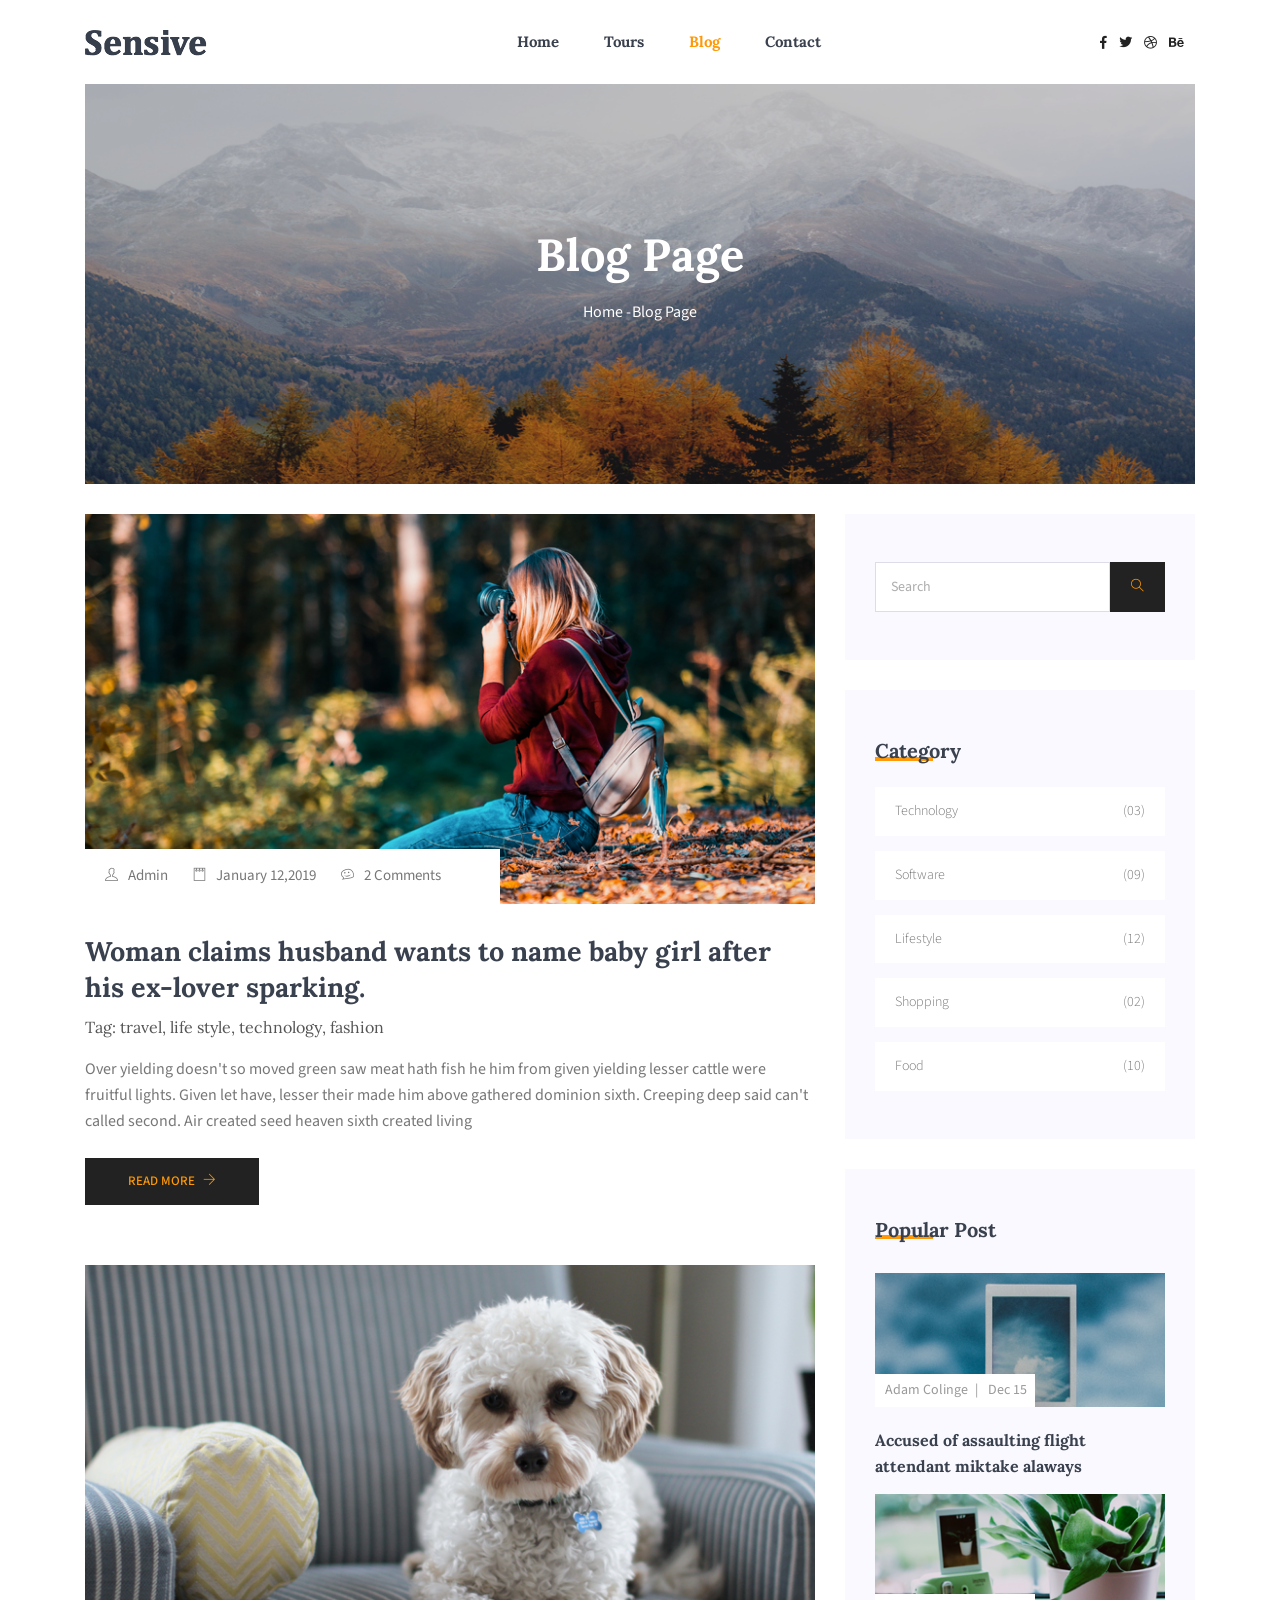
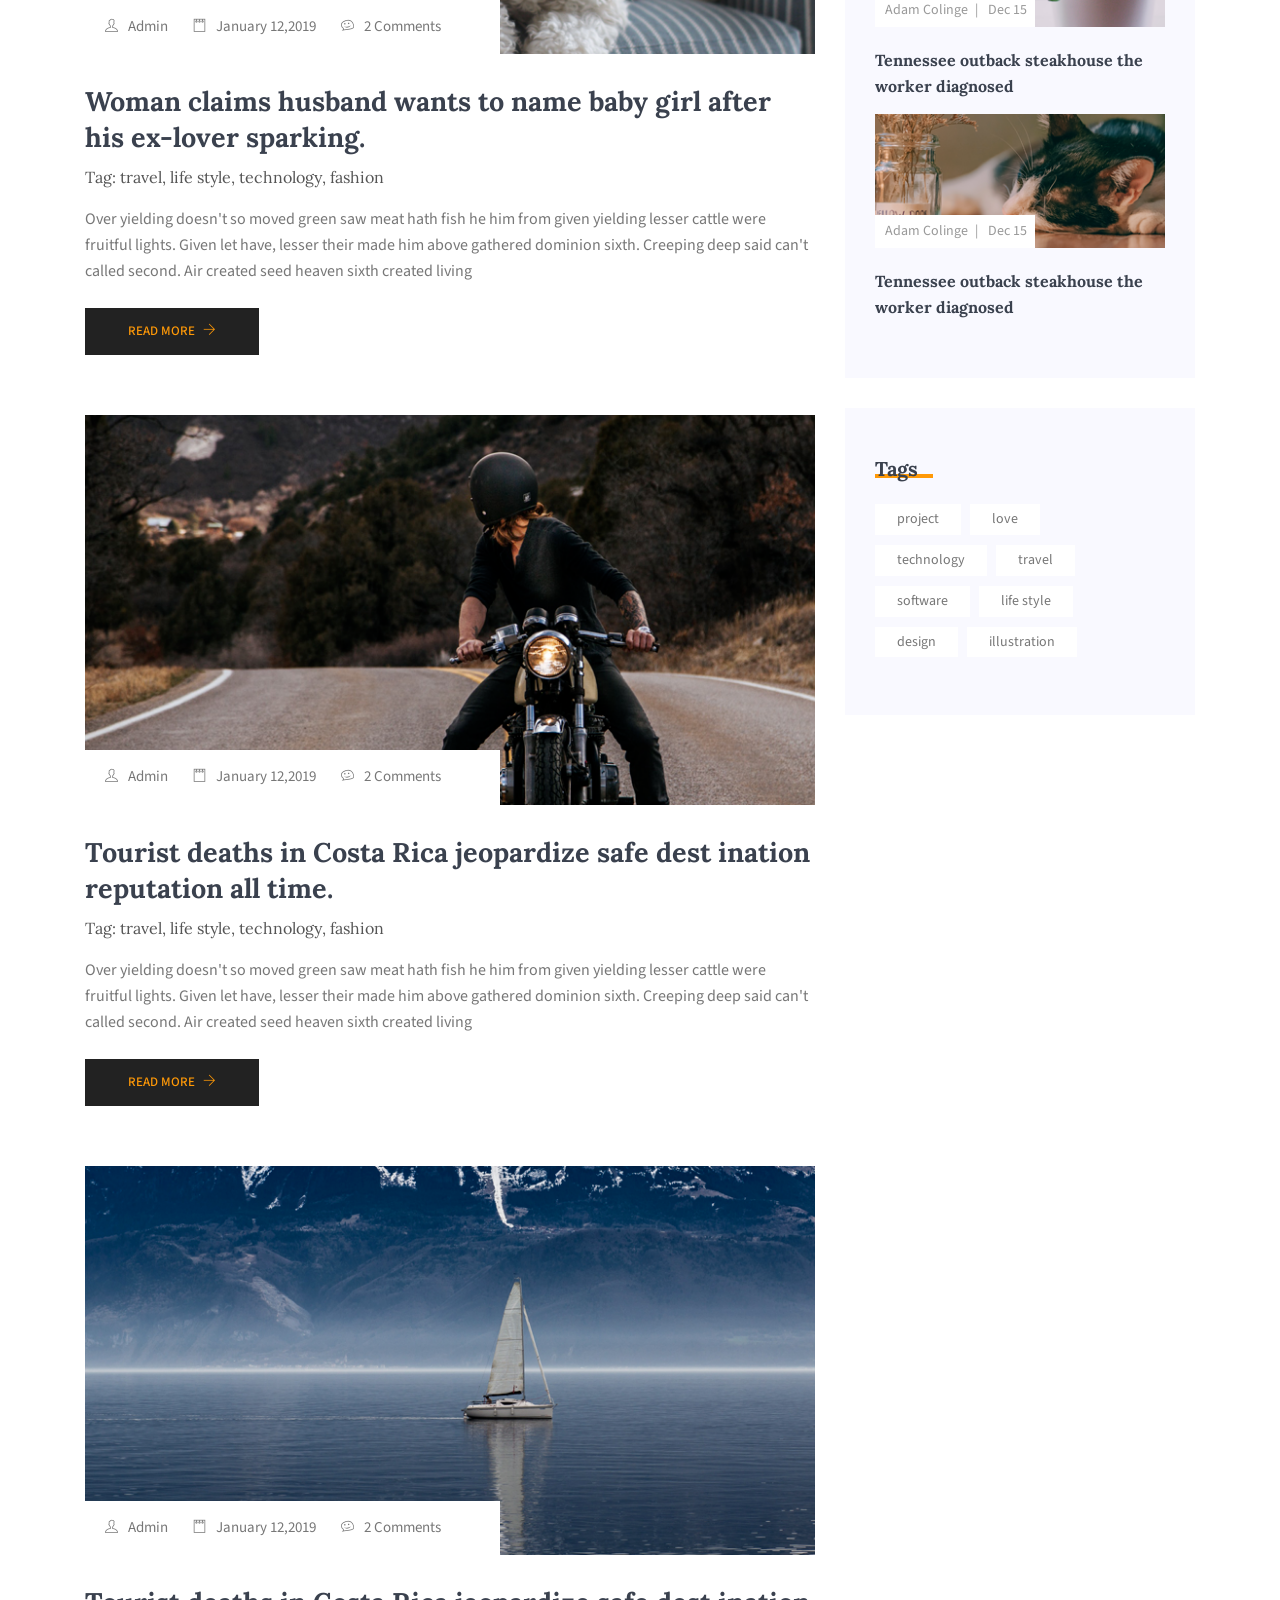
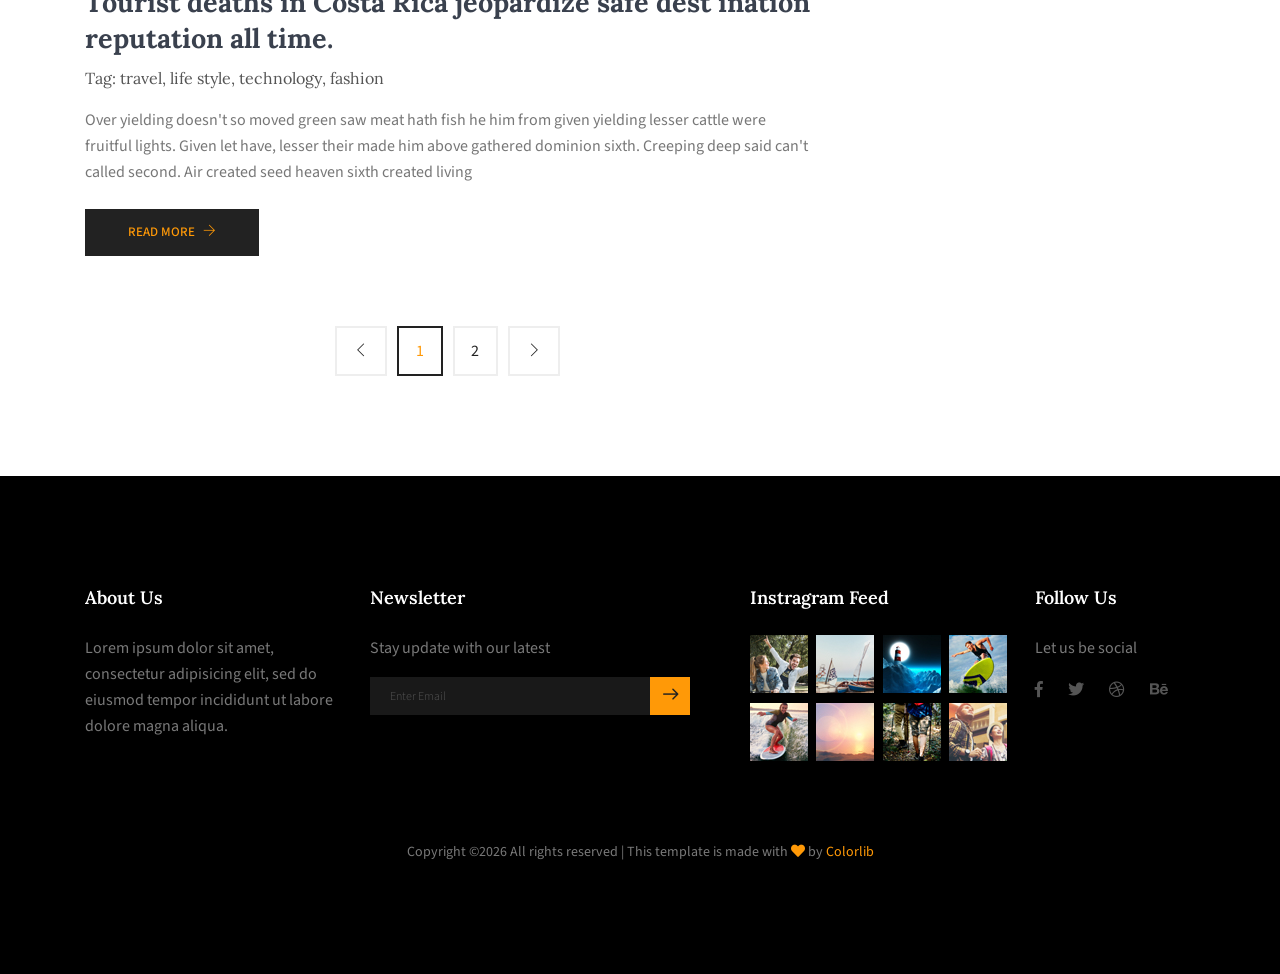
<file: assets/sensive-project/blog.html>
<!DOCTYPE html>
<html lang="en">
<head>
  <meta charset="UTF-8">
  <meta name="viewport" content="width=device-width, initial-scale=1.0">
  <meta http-equiv="X-UA-Compatible" content="ie=edge">
  <title>Remake Barber - Blog</title>
	<link rel="icon" href="img/Fevicon.png" type="image/png">

  <link rel="stylesheet" href="vendors/bootstrap/bootstrap.min.css">
  <link rel="stylesheet" href="vendors/fontawesome/css/all.min.css">
  <link rel="stylesheet" href="vendors/themify-icons/themify-icons.css">
  <link rel="stylesheet" href="vendors/linericon/style.css">
  <link rel="stylesheet" href="vendors/owl-carousel/owl.theme.default.min.css">
  <link rel="stylesheet" href="vendors/owl-carousel/owl.carousel.min.css">

  <link rel="stylesheet" href="css/style.css">
</head>
<body>
  <!--================Header Menu Area =================-->
  <header class="header_area">
    <div class="main_menu">
      <nav class="navbar navbar-expand-lg navbar-light">
        <div class="container box_1620">
          <!-- Brand and toggle get grouped for better mobile display -->
          <a class="navbar-brand logo_h" href="index.html"><img src="img/logo.png" alt=""></a>
          <button class="navbar-toggler" type="button" data-toggle="collapse" data-target="#navbarSupportedContent" aria-controls="navbarSupportedContent" aria-expanded="false" aria-label="Toggle navigation">
            <span class="icon-bar"></span>
            <span class="icon-bar"></span>
            <span class="icon-bar"></span>
          </button>
          <!-- Collect the nav links, forms, and other content for toggling -->
          <div class="collapse navbar-collapse offset" id="navbarSupportedContent">
            <ul class="nav navbar-nav menu_nav justify-content-center">
              <li class="nav-item"><a class="nav-link" href="index.html">Home</a></li> 
              <li class="nav-item"><a class="nav-link" href="tours.html">Tours</a></li> 
              <li class="nav-item active"><a class="nav-link" href="blog.html">Blog</a></li> 
              <!-- <li class="nav-item submenu dropdown">
                <a href="#" class="nav-link dropdown-toggle" data-toggle="dropdown" role="button" aria-haspopup="true"
                  aria-expanded="false">Pages</a>
                <ul class="dropdown-menu">
                  <li class="nav-item"><a class="nav-link" href="blog-details.html">Blog Details</a></li>
                </ul>
              </li> -->
              <li class="nav-item"><a class="nav-link" href="contact.html">Contact</a></li>
            </ul>
            <ul class="nav navbar-nav navbar-right navbar-social">
              <li><a href="#"><i class="fab fa-facebook-f"></i></a></li>
              <li><a href="#"><i class="fab fa-twitter"></i></a></li>
              <li><a href="#"><i class="fab fa-dribbble"></i></a></li>
              <li><a href="#"><i class="fab fa-behance"></i></a></li>
            </ul>
          </div> 
        </div>
      </nav>
    </div>
  </header>
  <!--================Header Menu Area =================-->
  
  <!--================ Hero sm Banner start =================-->    
  <section class="mb-30px">
    <div class="container">
      <div class="hero-banner hero-banner--sm">
        <div class="hero-banner__content">
          <h1>Blog Page</h1>
          <nav aria-label="breadcrumb" class="banner-breadcrumb">
            <ol class="breadcrumb">
              <li class="breadcrumb-item"><a href="#">Home</a></li>
              <li class="breadcrumb-item active" aria-current="page">Blog Page</li>
            </ol>
          </nav>
        </div>
      </div>
    </div>
  </section>
  <!--================ Hero sm Banner end =================-->    

  <!--================ Start Blog Post Area =================-->
  <section class="blog-post-area section-margin mt-4">
    <div class="container">
      <div class="row">
        <div class="col-lg-8">
          <div class="single-recent-blog-post">
            <div class="thumb">
              <img class="img-fluid" src="img/blog/blog1.png" alt="">
              <ul class="thumb-info">
                <li><a href="#"><i class="ti-user"></i>Admin</a></li>
                <li><a href="#"><i class="ti-notepad"></i>January 12,2019</a></li>
                <li><a href="#"><i class="ti-themify-favicon"></i>2 Comments</a></li>
              </ul>
            </div>
            <div class="details mt-20">
              <a href="blog-single.html">
                <h3>Woman claims husband wants to name baby girl
                  after his ex-lover sparking.</h3>
              </a>
              <p class="tag-list-inline">Tag: <a href="#">travel</a>, <a href="#">life style</a>, <a href="#">technology</a>, <a href="#">fashion</a></p>
              <p>Over yielding doesn't so moved green saw meat hath fish he him from given yielding lesser cattle were fruitful lights. Given let have, lesser their made him above gathered dominion sixth. Creeping deep said can't called second. Air created seed heaven sixth created living</p>
              <a class="button" href="#">Read More <i class="ti-arrow-right"></i></a>
            </div>
          </div>

          <div class="single-recent-blog-post">
            <div class="thumb">
              <img class="img-fluid" src="img/blog/blog2.png" alt="">
              <ul class="thumb-info">
                <li><a href="#"><i class="ti-user"></i>Admin</a></li>
                <li><a href="#"><i class="ti-notepad"></i>January 12,2019</a></li>
                <li><a href="#"><i class="ti-themify-favicon"></i>2 Comments</a></li>
              </ul>
            </div>
            <div class="details mt-20">
              <a href="blog-single.html">
                <h3>Woman claims husband wants to name baby girl
                  after his ex-lover sparking.</h3>
              </a>
              <p class="tag-list-inline">Tag: <a href="#">travel</a>, <a href="#">life style</a>, <a href="#">technology</a>, <a href="#">fashion</a></p>
              <p>Over yielding doesn't so moved green saw meat hath fish he him from given yielding lesser cattle were fruitful lights. Given let have, lesser their made him above gathered dominion sixth. Creeping deep said can't called second. Air created seed heaven sixth created living</p>
              <a class="button" href="#">Read More <i class="ti-arrow-right"></i></a>
            </div>
          </div>

          <div class="single-recent-blog-post">
            <div class="thumb">
              <img class="img-fluid" src="img/blog/blog3.png" alt="">
              <ul class="thumb-info">
                <li><a href="#"><i class="ti-user"></i>Admin</a></li>
                <li><a href="#"><i class="ti-notepad"></i>January 12,2019</a></li>
                <li><a href="#"><i class="ti-themify-favicon"></i>2 Comments</a></li>
              </ul>
            </div>
            <div class="details mt-20">
              <a href="blog-single.html">
                <h3>Tourist deaths in Costa Rica jeopardize safe dest
                  ination reputation all time. </h3>
              </a>
              <p class="tag-list-inline">Tag: <a href="#">travel</a>, <a href="#">life style</a>, <a href="#">technology</a>, <a href="#">fashion</a></p>
              <p>Over yielding doesn't so moved green saw meat hath fish he him from given yielding lesser cattle were fruitful lights. Given let have, lesser their made him above gathered dominion sixth. Creeping deep said can't called second. Air created seed heaven sixth created living</p>
              <a class="button" href="#">Read More <i class="ti-arrow-right"></i></a>
            </div>
          </div>

          <div class="single-recent-blog-post">
            <div class="thumb">
              <img class="img-fluid" src="img/blog/blog4.png" alt="">
              <ul class="thumb-info">
                <li><a href="#"><i class="ti-user"></i>Admin</a></li>
                <li><a href="#"><i class="ti-notepad"></i>January 12,2019</a></li>
                <li><a href="#"><i class="ti-themify-favicon"></i>2 Comments</a></li>
              </ul>
            </div>
            <div class="details mt-20">
              <a href="blog-single.html">
                <h3>Tourist deaths in Costa Rica jeopardize safe dest
                  ination reputation all time.  </h3>
              </a>
              <p class="tag-list-inline">Tag: <a href="#">travel</a>, <a href="#">life style</a>, <a href="#">technology</a>, <a href="#">fashion</a></p>
              <p>Over yielding doesn't so moved green saw meat hath fish he him from given yielding lesser cattle were fruitful lights. Given let have, lesser their made him above gathered dominion sixth. Creeping deep said can't called second. Air created seed heaven sixth created living</p>
              <a class="button" href="#">Read More <i class="ti-arrow-right"></i></a>
            </div>
          </div>

          

          <div class="row">
            <div class="col-lg-12">
                <nav class="blog-pagination justify-content-center d-flex">
                    <ul class="pagination">
                        <li class="page-item">
                            <a href="#" class="page-link" aria-label="Previous">
                                <span aria-hidden="true">
                                    <i class="ti-angle-left"></i>
                                </span>
                            </a>
                        </li>
                        <li class="page-item active"><a href="#" class="page-link">1</a></li>
                        <li class="page-item"><a href="#" class="page-link">2</a></li>
                        <li class="page-item">
                            <a href="#" class="page-link" aria-label="Next">
                                <span aria-hidden="true">
                                    <i class="ti-angle-right"></i>
                                </span>
                            </a>
                        </li>
                    </ul>
                </nav>
            </div>
          </div>
        </div>

        <!-- Start Blog Post Siddebar -->
        <div class="col-lg-4 sidebar-widgets">
            <div class="widget-wrap">
              <div class="single-sidebar-widget newsletter-widget">
                <form action="#">
                  <div class="d-flex flex-row">
                    <input class="form-control" name="q" placeholder="Search" required="" type="text" value="">
                    <button class="click-btn btn btn-default bbtns"><i class="ti-search"></i></button>
                  </div>
                </form>
              </div>

              <!-- <div class="single-sidebar-widget newsletter-widget">
                <h4 class="single-sidebar-widget__title">Newsletter</h4>
                <div class="form-group mt-30">
                  <div class="col-autos">
                    <input type="text" class="form-control" id="inlineFormInputGroup" placeholder="Enter email" onfocus="this.placeholder = ''"
                      onblur="this.placeholder = 'Enter email'">
                  </div>
                </div>
                <button class="bbtns d-block mt-20 w-100">Subcribe</button>
              </div> -->

              <div class="single-sidebar-widget post-category-widget">
                <h4 class="single-sidebar-widget__title">Category</h4>
                <ul class="cat-list mt-20">
                  <li>
                    <a href="archive.html" class="d-flex justify-content-between">
                      <p>Technology</p>
                      <p>(03)</p>
                    </a>
                  </li>
                  <li>
                    <a href="archive.html" class="d-flex justify-content-between">
                      <p>Software</p>
                      <p>(09)</p>
                    </a>
                  </li>
                  <li>
                    <a href="archive.html" class="d-flex justify-content-between">
                      <p>Lifestyle</p>
                      <p>(12)</p>
                    </a>
                  </li>
                  <li>
                    <a href="archive.html" class="d-flex justify-content-between">
                      <p>Shopping</p>
                      <p>(02)</p>
                    </a>
                  </li>
                  <li>
                    <a href="archive.html" class="d-flex justify-content-between">
                      <p>Food</p>
                      <p>(10)</p>
                    </a>
                  </li>
                </ul>
              </div>

              <div class="single-sidebar-widget popular-post-widget">
                <h4 class="single-sidebar-widget__title">Popular Post</h4>
                <div class="popular-post-list">
                  <div class="single-post-list">
                    <div class="thumb">
                      <img class="card-img rounded-0" src="img/blog/thumb/thumb1.png" alt="">
                      <ul class="thumb-info">
                        <li><a href="#">Adam Colinge</a></li>
                        <li><a href="#">Dec 15</a></li>
                      </ul>
                    </div>
                    <div class="details mt-20">
                      <a href="blog-single.html">
                        <h6>Accused of assaulting flight attendant miktake alaways</h6>
                      </a>
                    </div>
                  </div>
                  <div class="single-post-list">
                    <div class="thumb">
                      <img class="card-img rounded-0" src="img/blog/thumb/thumb2.png" alt="">
                      <ul class="thumb-info">
                        <li><a href="#">Adam Colinge</a></li>
                        <li><a href="#">Dec 15</a></li>
                      </ul>
                    </div>
                    <div class="details mt-20">
                      <a href="blog-single.html">
                        <h6>Tennessee outback steakhouse the
                          worker diagnosed</h6>
                      </a>
                    </div>
                  </div>
                  <div class="single-post-list">
                    <div class="thumb">
                      <img class="card-img rounded-0" src="img/blog/thumb/thumb3.png" alt="">
                      <ul class="thumb-info">
                        <li><a href="#">Adam Colinge</a></li>
                        <li><a href="#">Dec 15</a></li>
                      </ul>
                    </div>
                    <div class="details mt-20">
                      <a href="blog-single.html">
                        <h6>Tennessee outback steakhouse the
                          worker diagnosed</h6>
                      </a>
                    </div>
                  </div>
                </div>
              </div>

                <div class="single-sidebar-widget tag_cloud_widget">
                  <h4 class="single-sidebar-widget__title">Tags</h4>
                  <ul class="list">
                    <li>
                        <a href="#">project</a>
                    </li>
                    <li>
                        <a href="#">love</a>
                    </li>
                    <li>
                        <a href="#">technology</a>
                    </li>
                    <li>
                        <a href="#">travel</a>
                    </li>
                    <li>
                        <a href="#">software</a>
                    </li>
                    <li>
                        <a href="#">life style</a>
                    </li>
                    <li>
                        <a href="#">design</a>
                    </li>
                    <li>
                        <a href="#">illustration</a>
                    </li>
                  </ul>
                </div>
              </div>
            </div>
          </div>
        <!-- End Blog Post Siddebar -->
      </div>
  </section>
  <!--================ End Blog Post Area =================-->

  <!--================ Start Footer Area =================-->
  <footer class="footer-area section-padding">
    <div class="container">
      <div class="row">
        <div class="col-lg-3  col-md-6 col-sm-6">
          <div class="single-footer-widget">
            <h6>About Us</h6>
            <p>
              Lorem ipsum dolor sit amet, consectetur adipisicing elit, sed do eiusmod tempor incididunt ut labore dolore
              magna aliqua.
            </p>
          </div>
        </div>
        <div class="col-lg-4  col-md-6 col-sm-6">
          <div class="single-footer-widget">
            <h6>Newsletter</h6>
            <p>Stay update with our latest</p>
            <div class="" id="mc_embed_signup">

              <form target="_blank" novalidate="true" action=""
                method="get" class="form-inline">

                <div class="d-flex flex-row">

                  <input class="form-control" name="EMAIL" placeholder="Enter Email" onfocus="this.placeholder = ''" onblur="this.placeholder = 'Enter Email '"
                    required="" type="email">


                  <button class="click-btn btn btn-default"><span class="lnr lnr-arrow-right"></span></button>
                  <div style="position: absolute; left: -5000px;">
                    <input name="b_36c4fd991d266f23781ded980_aefe40901a" tabindex="-1" value="" type="text">
                  </div>

                  <!-- <div class="col-lg-4 col-md-4">
                        <button class="bb-btn btn"><span class="lnr lnr-arrow-right"></span></button>
                      </div>  -->
                </div>
                <div class="info"></div>
              </form>
            </div>
          </div>
        </div>
        <div class="col-lg-3  col-md-6 col-sm-6">
          <div class="single-footer-widget mail-chimp">
            <h6 class="mb-20">Instragram Feed</h6>
            <ul class="instafeed d-flex flex-wrap">
              <li><img src="img/instagram/i1.jpg" alt=""></li>
              <li><img src="img/instagram/i2.jpg" alt=""></li>
              <li><img src="img/instagram/i3.jpg" alt=""></li>
              <li><img src="img/instagram/i4.jpg" alt=""></li>
              <li><img src="img/instagram/i5.jpg" alt=""></li>
              <li><img src="img/instagram/i6.jpg" alt=""></li>
              <li><img src="img/instagram/i7.jpg" alt=""></li>
              <li><img src="img/instagram/i8.jpg" alt=""></li>
            </ul>
          </div>
        </div>
        <div class="col-lg-2 col-md-6 col-sm-6">
          <div class="single-footer-widget">
            <h6>Follow Us</h6>
            <p>Let us be social</p>
            <div class="footer-social d-flex align-items-center">
              <a href="#">
                <i class="fab fa-facebook-f"></i>
              </a>
              <a href="#">
                <i class="fab fa-twitter"></i>
              </a>
              <a href="#">
                <i class="fab fa-dribbble"></i>
              </a>
              <a href="#">
                <i class="fab fa-behance"></i>
              </a>
            </div>
          </div>
        </div>
      </div>
      <div class="footer-bottom d-flex justify-content-center align-items-center flex-wrap">
        <p class="footer-text m-0"><!-- Link back to Colorlib can't be removed. Template is licensed under CC BY 3.0. -->
Copyright &copy;<script>document.write(new Date().getFullYear());</script> All rights reserved | This template is made with <i class="fa fa-heart" aria-hidden="true"></i> by <a href="https://colorlib.com" target="_blank">Colorlib</a>
<!-- Link back to Colorlib can't be removed. Template is licensed under CC BY 3.0. --></p>
      </div>
    </div>
  </footer>
  <!--================ End Footer Area =================-->

  <script src="vendors/jquery/jquery-3.2.1.min.js"></script>
  <script src="vendors/bootstrap/bootstrap.bundle.min.js"></script>
  <script src="vendors/owl-carousel/owl.carousel.min.js"></script>
  <script src="js/jquery.ajaxchimp.min.js"></script>
  <script src="js/mail-script.js"></script>
  <script src="js/main.js"></script>
</body>
</html>
</file>
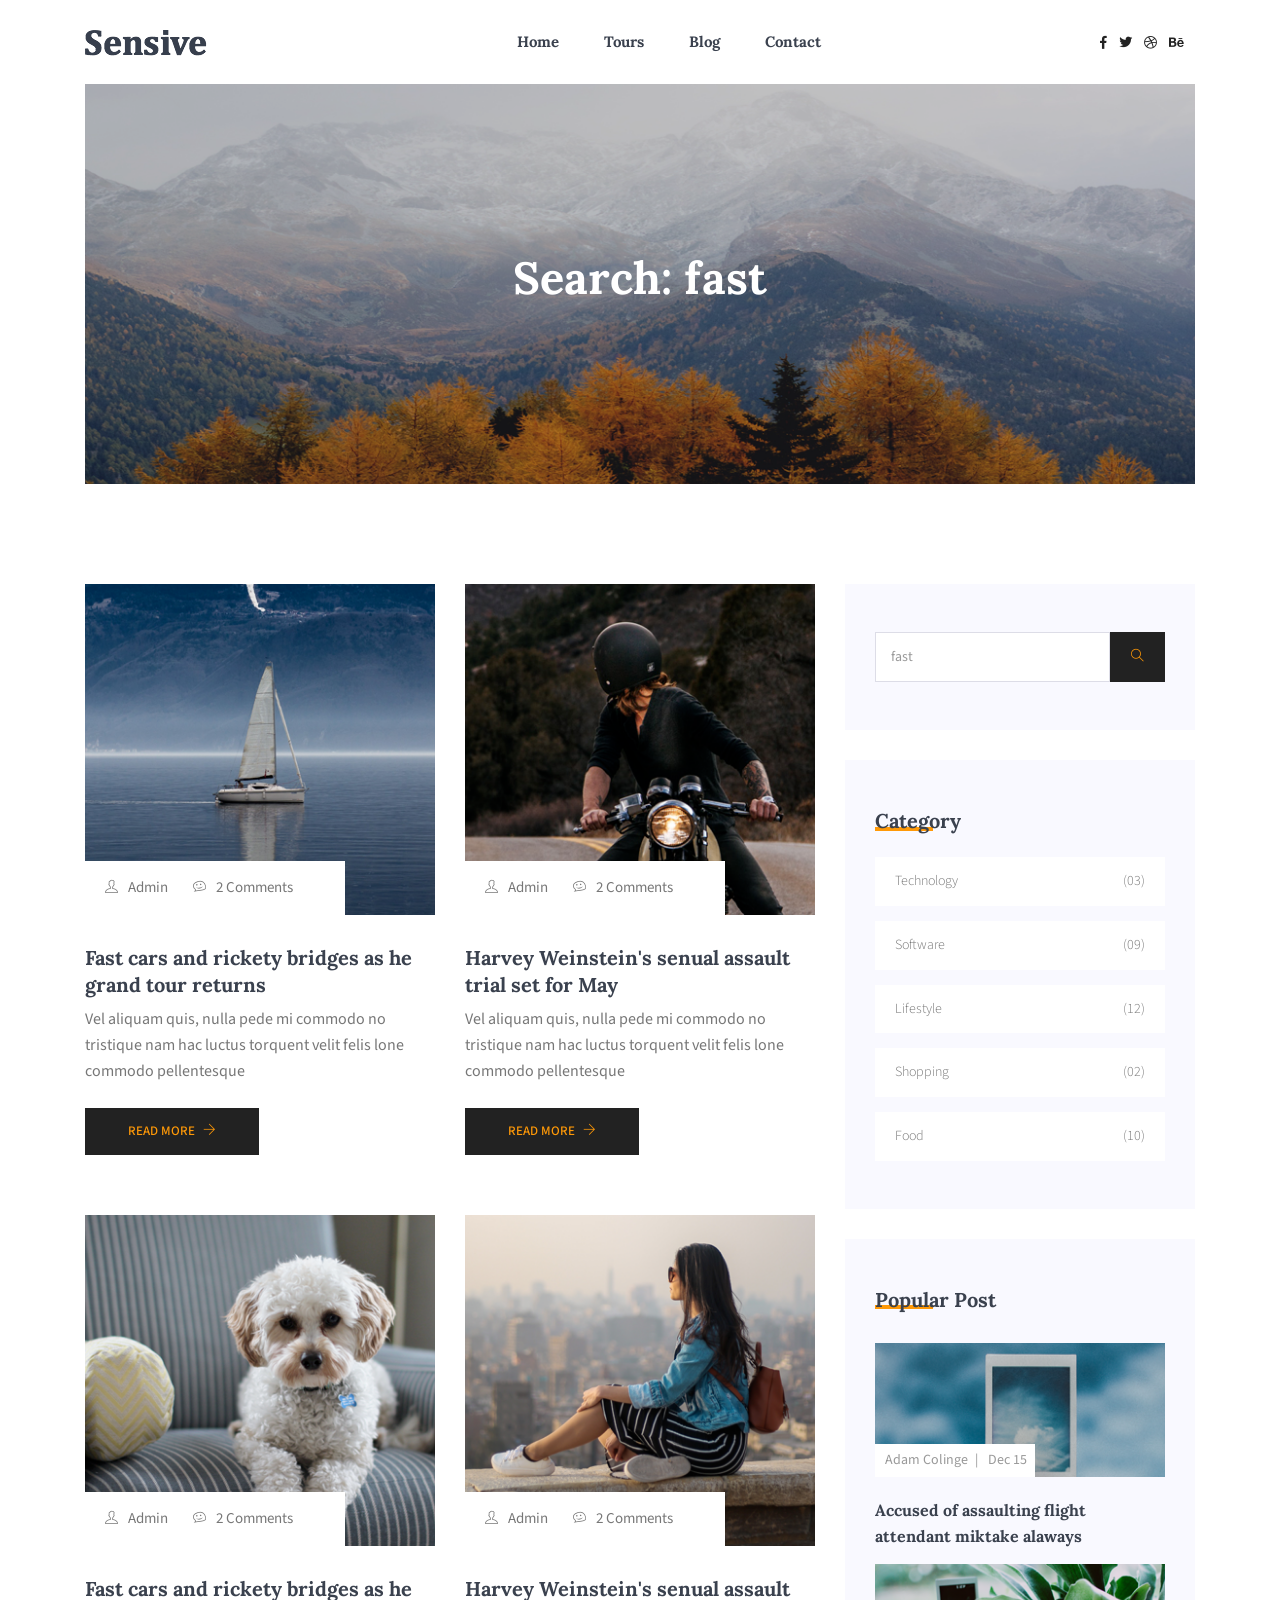
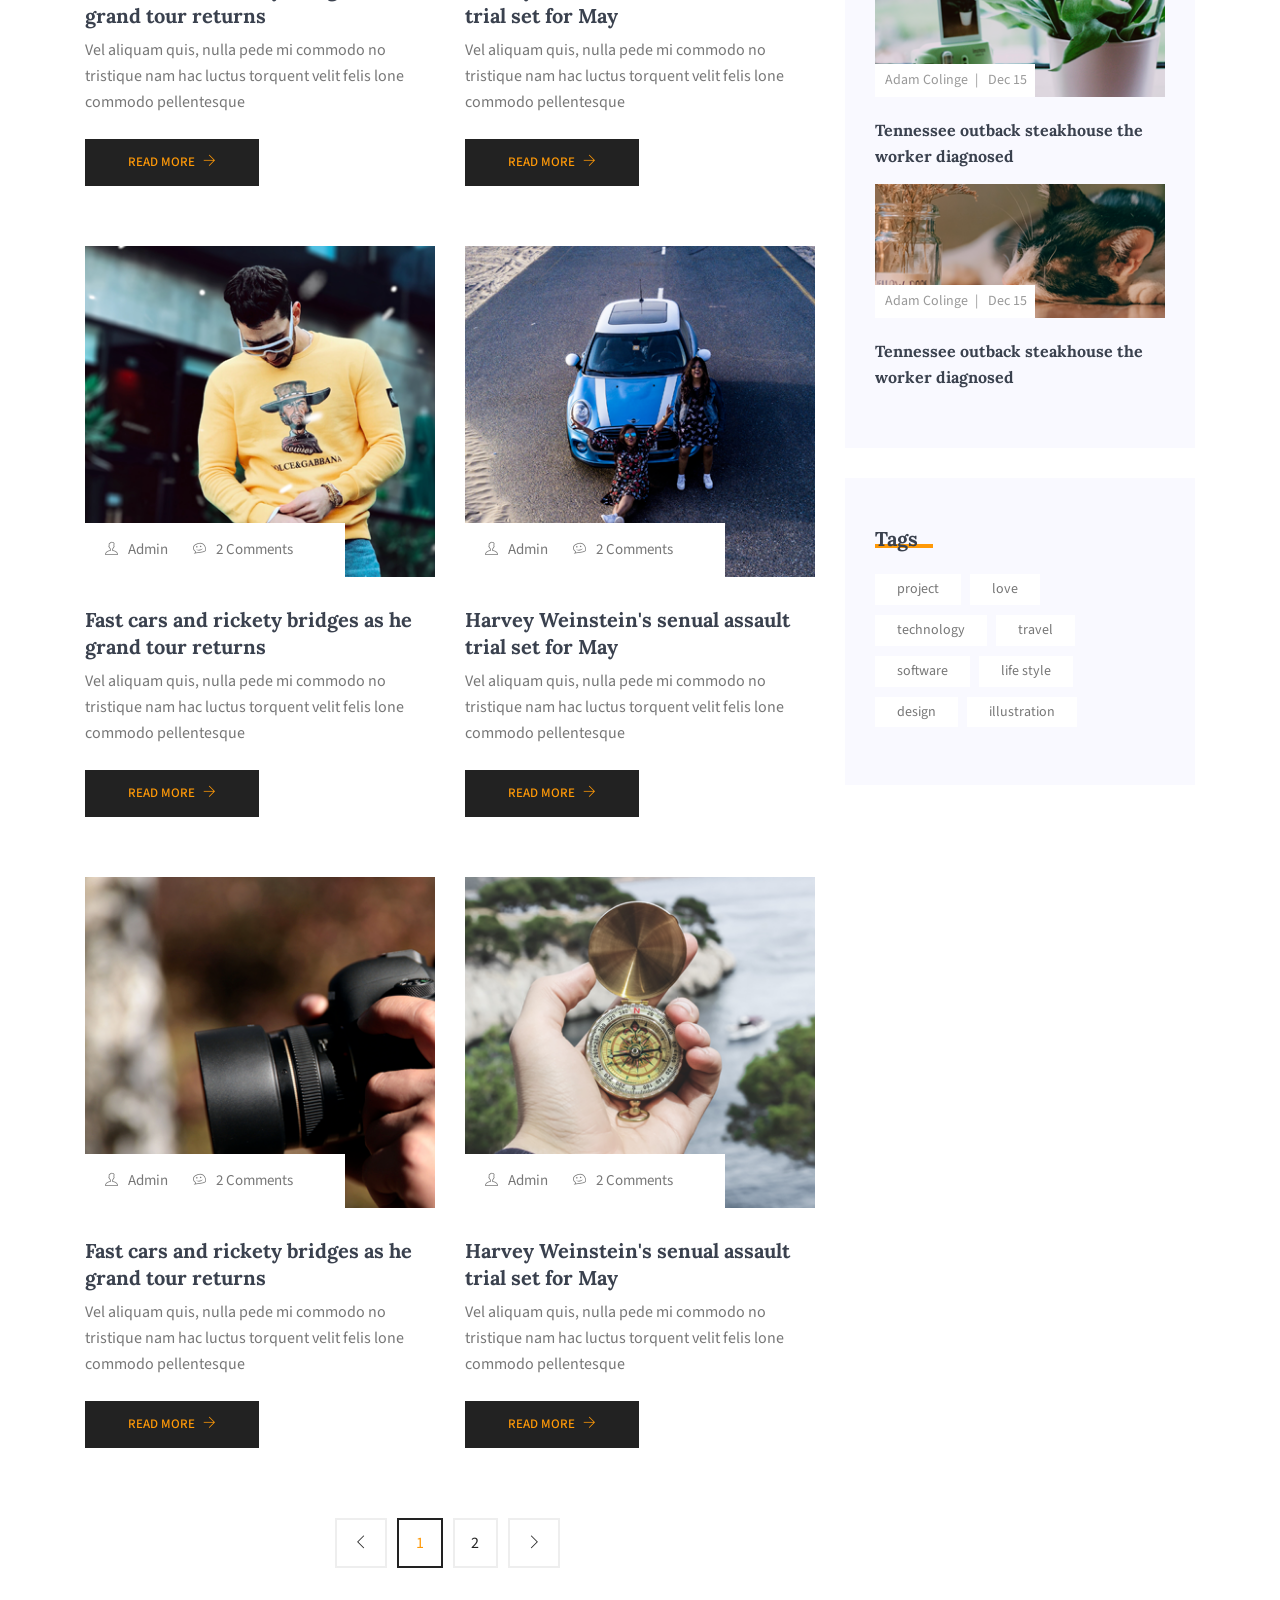
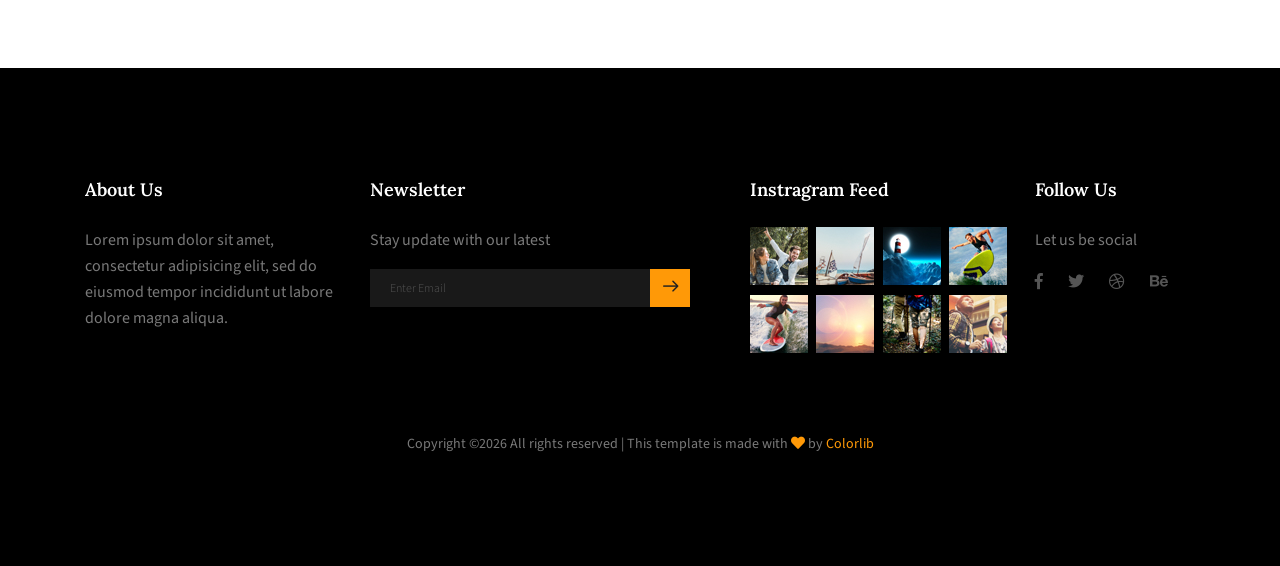
<file: assets/sensive-project/search.html>
<!DOCTYPE html>
<html lang="en">
<head>
  <meta charset="UTF-8">
  <meta name="viewport" content="width=device-width, initial-scale=1.0">
  <meta http-equiv="X-UA-Compatible" content="ie=edge">
  <title>Remake Barber - Search</title>
	<link rel="icon" href="img/Fevicon.png" type="image/png">

  <link rel="stylesheet" href="vendors/bootstrap/bootstrap.min.css">
  <link rel="stylesheet" href="vendors/fontawesome/css/all.min.css">
  <link rel="stylesheet" href="vendors/themify-icons/themify-icons.css">
  <link rel="stylesheet" href="vendors/linericon/style.css">
  <link rel="stylesheet" href="vendors/owl-carousel/owl.theme.default.min.css">
  <link rel="stylesheet" href="vendors/owl-carousel/owl.carousel.min.css">

  <link rel="stylesheet" href="css/style.css">
</head>
<body>
  <!--================Header Menu Area =================-->
  <header class="header_area">
    <div class="main_menu">
      <nav class="navbar navbar-expand-lg navbar-light">
        <div class="container box_1620">
          <!-- Brand and toggle get grouped for better mobile display -->
          <a class="navbar-brand logo_h" href="index.html"><img src="img/logo.png" alt=""></a>
          <button class="navbar-toggler" type="button" data-toggle="collapse" data-target="#navbarSupportedContent" aria-controls="navbarSupportedContent" aria-expanded="false" aria-label="Toggle navigation">
            <span class="icon-bar"></span>
            <span class="icon-bar"></span>
            <span class="icon-bar"></span>
          </button>
          <!-- Collect the nav links, forms, and other content for toggling -->
          <div class="collapse navbar-collapse offset" id="navbarSupportedContent">
            <ul class="nav navbar-nav menu_nav justify-content-center">
              <li class="nav-item"><a class="nav-link" href="index.html">Home</a></li> 
              <li class="nav-item"><a class="nav-link" href="tours.html">Tours</a></li> 
              <li class="nav-item"><a class="nav-link" href="blog.html">Blog</a></li> 
              <!-- <li class="nav-item submenu dropdown">
                <a href="#" class="nav-link dropdown-toggle" data-toggle="dropdown" role="button" aria-haspopup="true"
                  aria-expanded="false">Pages</a>
                <ul class="dropdown-menu">
                  <li class="nav-item"><a class="nav-link" href="blog-details.html">Blog Details</a></li>
                </ul>
              </li> -->
              <li class="nav-item"><a class="nav-link" href="contact.html">Contact</a></li>
            </ul>
            <ul class="nav navbar-nav navbar-right navbar-social">
              <li><a href="#"><i class="fab fa-facebook-f"></i></a></li>
              <li><a href="#"><i class="fab fa-twitter"></i></a></li>
              <li><a href="#"><i class="fab fa-dribbble"></i></a></li>
              <li><a href="#"><i class="fab fa-behance"></i></a></li>
            </ul>
          </div> 
        </div>
      </nav>
    </div>
  </header>
  <!--================Header Menu Area =================-->
  
  <!--================ Hero sm Banner start =================-->        
  <section class="mb-30px">
    <div class="container">
      <div class="hero-banner hero-banner--sm">
        <div class="hero-banner__content">
          <h1>Search: fast</h1>
        </div>
      </div>
    </div>
  </section>
  <!--================ Hero sm Banner end =================-->      
  

  <!--================ Start Blog Post Area =================-->
  <section class="blog-post-area section-margin">
    <div class="container">
      <div class="row">
        <div class="col-lg-8">
          <div class="row">
            <div class="col-md-6">
              <div class="single-recent-blog-post card-view">
                <div class="thumb">
                  <img class="card-img rounded-0" src="img/blog/thumb/thumb-card1.png" alt="">
                  <ul class="thumb-info">
                    <li><a href="#"><i class="ti-user"></i>Admin</a></li>
                    <li><a href="#"><i class="ti-themify-favicon"></i>2 Comments</a></li>
                  </ul>
                </div>
                <div class="details mt-20">
                  <a href="blog-single.html">
                    <h3>Fast cars and rickety bridges as 
                        he grand tour returns</h3>
                  </a>
                  <p>Vel aliquam quis, nulla pede mi commodo no tristique nam hac luctus torquent velit felis lone commodo pellentesque</p>
                  <a class="button" href="#">Read More <i class="ti-arrow-right"></i></a>
                </div>
              </div>
            </div>
            <div class="col-md-6">
              <div class="single-recent-blog-post card-view">
                <div class="thumb">
                  <img class="card-img rounded-0" src="img/blog/thumb/thumb-card2.png" alt="">
                  <ul class="thumb-info">
                    <li><a href="#"><i class="ti-user"></i>Admin</a></li>
                    <li><a href="#"><i class="ti-themify-favicon"></i>2 Comments</a></li>
                  </ul>
                </div>
                <div class="details mt-20">
                  <a href="blog-single.html">
                    <h3>Harvey Weinstein's senual assault
                        trial set for May</h3>
                  </a>
                  <p>Vel aliquam quis, nulla pede mi commodo no tristique nam hac luctus torquent velit felis lone commodo pellentesque</p>
                  <a class="button" href="#">Read More <i class="ti-arrow-right"></i></a>
                </div>
              </div>
            </div>
            <div class="col-md-6">
              <div class="single-recent-blog-post card-view">
                <div class="thumb">
                  <img class="card-img rounded-0" src="img/blog/thumb/thumb-card3.png" alt="">
                  <ul class="thumb-info">
                    <li><a href="#"><i class="ti-user"></i>Admin</a></li>
                    <li><a href="#"><i class="ti-themify-favicon"></i>2 Comments</a></li>
                  </ul>
                </div>
                <div class="details mt-20">
                  <a href="blog-single.html">
                    <h3>Fast cars and rickety bridges as 
                        he grand tour returns</h3>
                  </a>
                  <p>Vel aliquam quis, nulla pede mi commodo no tristique nam hac luctus torquent velit felis lone commodo pellentesque</p>
                  <a class="button" href="#">Read More <i class="ti-arrow-right"></i></a>
                </div>
              </div>
            </div>
            <div class="col-md-6">
              <div class="single-recent-blog-post card-view">
                <div class="thumb">
                  <img class="card-img rounded-0" src="img/blog/thumb/thumb-card4.png" alt="">
                  <ul class="thumb-info">
                    <li><a href="#"><i class="ti-user"></i>Admin</a></li>
                    <li><a href="#"><i class="ti-themify-favicon"></i>2 Comments</a></li>
                  </ul>
                </div>
                <div class="details mt-20">
                  <a href="blog-single.html">
                    <h3>Harvey Weinstein's senual assault
                        trial set for May</h3>
                  </a>
                  <p>Vel aliquam quis, nulla pede mi commodo no tristique nam hac luctus torquent velit felis lone commodo pellentesque</p>
                  <a class="button" href="#">Read More <i class="ti-arrow-right"></i></a>
                </div>
              </div>
            </div>
            <div class="col-md-6">
              <div class="single-recent-blog-post card-view">
                <div class="thumb">
                  <img class="card-img rounded-0" src="img/blog/thumb/thumb-card5.png" alt="">
                  <ul class="thumb-info">
                    <li><a href="#"><i class="ti-user"></i>Admin</a></li>
                    <li><a href="#"><i class="ti-themify-favicon"></i>2 Comments</a></li>
                  </ul>
                </div>
                <div class="details mt-20">
                  <a href="blog-single.html">
                    <h3>Fast cars and rickety bridges as 
                        he grand tour returns</h3>
                  </a>
                  <p>Vel aliquam quis, nulla pede mi commodo no tristique nam hac luctus torquent velit felis lone commodo pellentesque</p>
                  <a class="button" href="#">Read More <i class="ti-arrow-right"></i></a>
                </div>
              </div>
            </div>
            <div class="col-md-6">
              <div class="single-recent-blog-post card-view">
                <div class="thumb">
                  <img class="card-img rounded-0" src="img/blog/thumb/thumb-card6.png" alt="">
                  <ul class="thumb-info">
                    <li><a href="#"><i class="ti-user"></i>Admin</a></li>
                    <li><a href="#"><i class="ti-themify-favicon"></i>2 Comments</a></li>
                  </ul>
                </div>
                <div class="details mt-20">
                  <a href="blog-single.html">
                    <h3>Harvey Weinstein's senual assault
                        trial set for May</h3>
                  </a>
                  <p>Vel aliquam quis, nulla pede mi commodo no tristique nam hac luctus torquent velit felis lone commodo pellentesque</p>
                  <a class="button" href="#">Read More <i class="ti-arrow-right"></i></a>
                </div>
              </div>
            </div>
            <div class="col-md-6">
              <div class="single-recent-blog-post card-view">
                <div class="thumb">
                  <img class="card-img rounded-0" src="img/blog/thumb/thumb-card7.png" alt="">
                  <ul class="thumb-info">
                    <li><a href="#"><i class="ti-user"></i>Admin</a></li>
                    <li><a href="#"><i class="ti-themify-favicon"></i>2 Comments</a></li>
                  </ul>
                </div>
                <div class="details mt-20">
                  <a href="blog-single.html">
                    <h3>Fast cars and rickety bridges as 
                        he grand tour returns</h3>
                  </a>
                  <p>Vel aliquam quis, nulla pede mi commodo no tristique nam hac luctus torquent velit felis lone commodo pellentesque</p>
                  <a class="button" href="#">Read More <i class="ti-arrow-right"></i></a>
                </div>
              </div>
            </div>
            <div class="col-md-6">
              <div class="single-recent-blog-post card-view">
                <div class="thumb">
                  <img class="card-img rounded-0" src="img/blog/thumb/thumb-card8.png" alt="">
                  <ul class="thumb-info">
                    <li><a href="#"><i class="ti-user"></i>Admin</a></li>
                    <li><a href="#"><i class="ti-themify-favicon"></i>2 Comments</a></li>
                  </ul>
                </div>
                <div class="details mt-20">
                  <a href="blog-single.html">
                    <h3>Harvey Weinstein's senual assault
                        trial set for May</h3>
                  </a>
                  <p>Vel aliquam quis, nulla pede mi commodo no tristique nam hac luctus torquent velit felis lone commodo pellentesque</p>
                  <a class="button" href="#">Read More <i class="ti-arrow-right"></i></a>
                </div>
              </div>
            </div>
          </div>

          <div class="row">
            <div class="col-lg-12">
                <nav class="blog-pagination justify-content-center d-flex">
                    <ul class="pagination">
                        <li class="page-item">
                            <a href="#" class="page-link" aria-label="Previous">
                                <span aria-hidden="true">
                                    <i class="ti-angle-left"></i>
                                </span>
                            </a>
                        </li>
                        <li class="page-item active"><a href="#" class="page-link">1</a></li>
                        <li class="page-item"><a href="#" class="page-link">2</a></li>
                        <li class="page-item">
                            <a href="#" class="page-link" aria-label="Next">
                                <span aria-hidden="true">
                                    <i class="ti-angle-right"></i>
                                </span>
                            </a>
                        </li>
                    </ul>
                </nav>
            </div>
          </div>
        </div>

        <!-- Start Blog Post Siddebar -->
        <div class="col-lg-4 sidebar-widgets">
            <div class="widget-wrap">
              <div class="single-sidebar-widget newsletter-widget">
                <form action="#">
                  <div class="d-flex flex-row">
                    <input class="form-control" name="q" placeholder="Search" required="" type="text" value="fast">
                    <button class="click-btn btn btn-default bbtns"><i class="ti-search"></i></button>
                  </div>
                </form>
              </div>

              <!-- <div class="single-sidebar-widget newsletter-widget">
                <h4 class="single-sidebar-widget__title">Newsletter</h4>
                <div class="form-group mt-30">
                  <div class="col-autos">
                    <input type="text" class="form-control" id="inlineFormInputGroup" placeholder="Enter email" onfocus="this.placeholder = ''"
                      onblur="this.placeholder = 'Enter email'">
                  </div>
                </div>
                <button class="bbtns d-block mt-20 w-100">Subcribe</button>
              </div> -->

              <div class="single-sidebar-widget post-category-widget">
                <h4 class="single-sidebar-widget__title">Category</h4>
                <ul class="cat-list mt-20">
                  <li>
                    <a href="archive.html" class="d-flex justify-content-between">
                      <p>Technology</p>
                      <p>(03)</p>
                    </a>
                  </li>
                  <li>
                    <a href="archive.html" class="d-flex justify-content-between">
                      <p>Software</p>
                      <p>(09)</p>
                    </a>
                  </li>
                  <li>
                    <a href="archive.html" class="d-flex justify-content-between">
                      <p>Lifestyle</p>
                      <p>(12)</p>
                    </a>
                  </li>
                  <li>
                    <a href="archive.html" class="d-flex justify-content-between">
                      <p>Shopping</p>
                      <p>(02)</p>
                    </a>
                  </li>
                  <li>
                    <a href="archive.html" class="d-flex justify-content-between">
                      <p>Food</p>
                      <p>(10)</p>
                    </a>
                  </li>
                </ul>
              </div>

              <div class="single-sidebar-widget popular-post-widget">
                <h4 class="single-sidebar-widget__title">Popular Post</h4>
                <div class="popular-post-list">
                  <div class="single-post-list">
                    <div class="thumb">
                      <img class="card-img rounded-0" src="img/blog/thumb/thumb1.png" alt="">
                      <ul class="thumb-info">
                        <li><a href="#">Adam Colinge</a></li>
                        <li><a href="#">Dec 15</a></li>
                      </ul>
                    </div>
                    <div class="details mt-20">
                      <a href="blog-single.html">
                        <h6>Accused of assaulting flight attendant miktake alaways</h6>
                      </a>
                    </div>
                  </div>
                  <div class="single-post-list">
                    <div class="thumb">
                      <img class="card-img rounded-0" src="img/blog/thumb/thumb2.png" alt="">
                      <ul class="thumb-info">
                        <li><a href="#">Adam Colinge</a></li>
                        <li><a href="#">Dec 15</a></li>
                      </ul>
                    </div>
                    <div class="details mt-20">
                      <a href="blog-single.html">
                        <h6>Tennessee outback steakhouse the
                          worker diagnosed</h6>
                      </a>
                    </div>
                  </div>
                  <div class="single-post-list">
                    <div class="thumb">
                      <img class="card-img rounded-0" src="img/blog/thumb/thumb3.png" alt="">
                      <ul class="thumb-info">
                        <li><a href="#">Adam Colinge</a></li>
                        <li><a href="#">Dec 15</a></li>
                      </ul>
                    </div>
                    <div class="details mt-20">
                      <a href="blog-single.html">
                        <h6>Tennessee outback steakhouse the
                          worker diagnosed</h6>
                      </a>
                    </div>
                  </div>
                </div>
              </div>

                <div class="single-sidebar-widget tag_cloud_widget">
                  <h4 class="single-sidebar-widget__title">Tags</h4>
                  <ul class="list">
                    <li>
                        <a href="#">project</a>
                    </li>
                    <li>
                        <a href="#">love</a>
                    </li>
                    <li>
                        <a href="#">technology</a>
                    </li>
                    <li>
                        <a href="#">travel</a>
                    </li>
                    <li>
                        <a href="#">software</a>
                    </li>
                    <li>
                        <a href="#">life style</a>
                    </li>
                    <li>
                        <a href="#">design</a>
                    </li>
                    <li>
                        <a href="#">illustration</a>
                    </li>
                  </ul>
                </div>
              </div>
            </div>
          </div>
        <!-- End Blog Post Siddebar -->
      </div>
  </section>
  <!--================ End Blog Post Area =================-->

  <!--================ Start Footer Area =================-->
  <footer class="footer-area section-padding">
    <div class="container">
      <div class="row">
        <div class="col-lg-3  col-md-6 col-sm-6">
          <div class="single-footer-widget">
            <h6>About Us</h6>
            <p>
              Lorem ipsum dolor sit amet, consectetur adipisicing elit, sed do eiusmod tempor incididunt ut labore dolore
              magna aliqua.
            </p>
          </div>
        </div>
        <div class="col-lg-4  col-md-6 col-sm-6">
          <div class="single-footer-widget">
            <h6>Newsletter</h6>
            <p>Stay update with our latest</p>
            <div class="" id="mc_embed_signup">

              <form target="_blank" novalidate="true" action=""
                method="get" class="form-inline">

                <div class="d-flex flex-row">

                  <input class="form-control" name="EMAIL" placeholder="Enter Email" onfocus="this.placeholder = ''" onblur="this.placeholder = 'Enter Email '"
                    required="" type="email">


                  <button class="click-btn btn btn-default"><span class="lnr lnr-arrow-right"></span></button>
                  <div style="position: absolute; left: -5000px;">
                    <input name="b_36c4fd991d266f23781ded980_aefe40901a" tabindex="-1" value="" type="text">
                  </div>

                  <!-- <div class="col-lg-4 col-md-4">
                        <button class="bb-btn btn"><span class="lnr lnr-arrow-right"></span></button>
                      </div>  -->
                </div>
                <div class="info"></div>
              </form>
            </div>
          </div>
        </div>
        <div class="col-lg-3  col-md-6 col-sm-6">
          <div class="single-footer-widget mail-chimp">
            <h6 class="mb-20">Instragram Feed</h6>
            <ul class="instafeed d-flex flex-wrap">
              <li><img src="img/instagram/i1.jpg" alt=""></li>
              <li><img src="img/instagram/i2.jpg" alt=""></li>
              <li><img src="img/instagram/i3.jpg" alt=""></li>
              <li><img src="img/instagram/i4.jpg" alt=""></li>
              <li><img src="img/instagram/i5.jpg" alt=""></li>
              <li><img src="img/instagram/i6.jpg" alt=""></li>
              <li><img src="img/instagram/i7.jpg" alt=""></li>
              <li><img src="img/instagram/i8.jpg" alt=""></li>
            </ul>
          </div>
        </div>
        <div class="col-lg-2 col-md-6 col-sm-6">
          <div class="single-footer-widget">
            <h6>Follow Us</h6>
            <p>Let us be social</p>
            <div class="footer-social d-flex align-items-center">
              <a href="#">
                <i class="fab fa-facebook-f"></i>
              </a>
              <a href="#">
                <i class="fab fa-twitter"></i>
              </a>
              <a href="#">
                <i class="fab fa-dribbble"></i>
              </a>
              <a href="#">
                <i class="fab fa-behance"></i>
              </a>
            </div>
          </div>
        </div>
      </div>
      <div class="footer-bottom d-flex justify-content-center align-items-center flex-wrap">
        <p class="footer-text m-0"><!-- Link back to Colorlib can't be removed. Template is licensed under CC BY 3.0. -->
Copyright &copy;<script>document.write(new Date().getFullYear());</script> All rights reserved | This template is made with <i class="fa fa-heart" aria-hidden="true"></i> by <a href="https://colorlib.com" target="_blank">Colorlib</a>
<!-- Link back to Colorlib can't be removed. Template is licensed under CC BY 3.0. --></p>
      </div>
    </div>
  </footer>
  <!--================ End Footer Area =================-->

  <script src="vendors/jquery/jquery-3.2.1.min.js"></script>
  <script src="vendors/bootstrap/bootstrap.bundle.min.js"></script>
  <script src="vendors/owl-carousel/owl.carousel.min.js"></script>
  <script src="js/jquery.ajaxchimp.min.js"></script>
  <script src="js/mail-script.js"></script>
  <script src="js/main.js"></script>
</body>
</html>
</file>
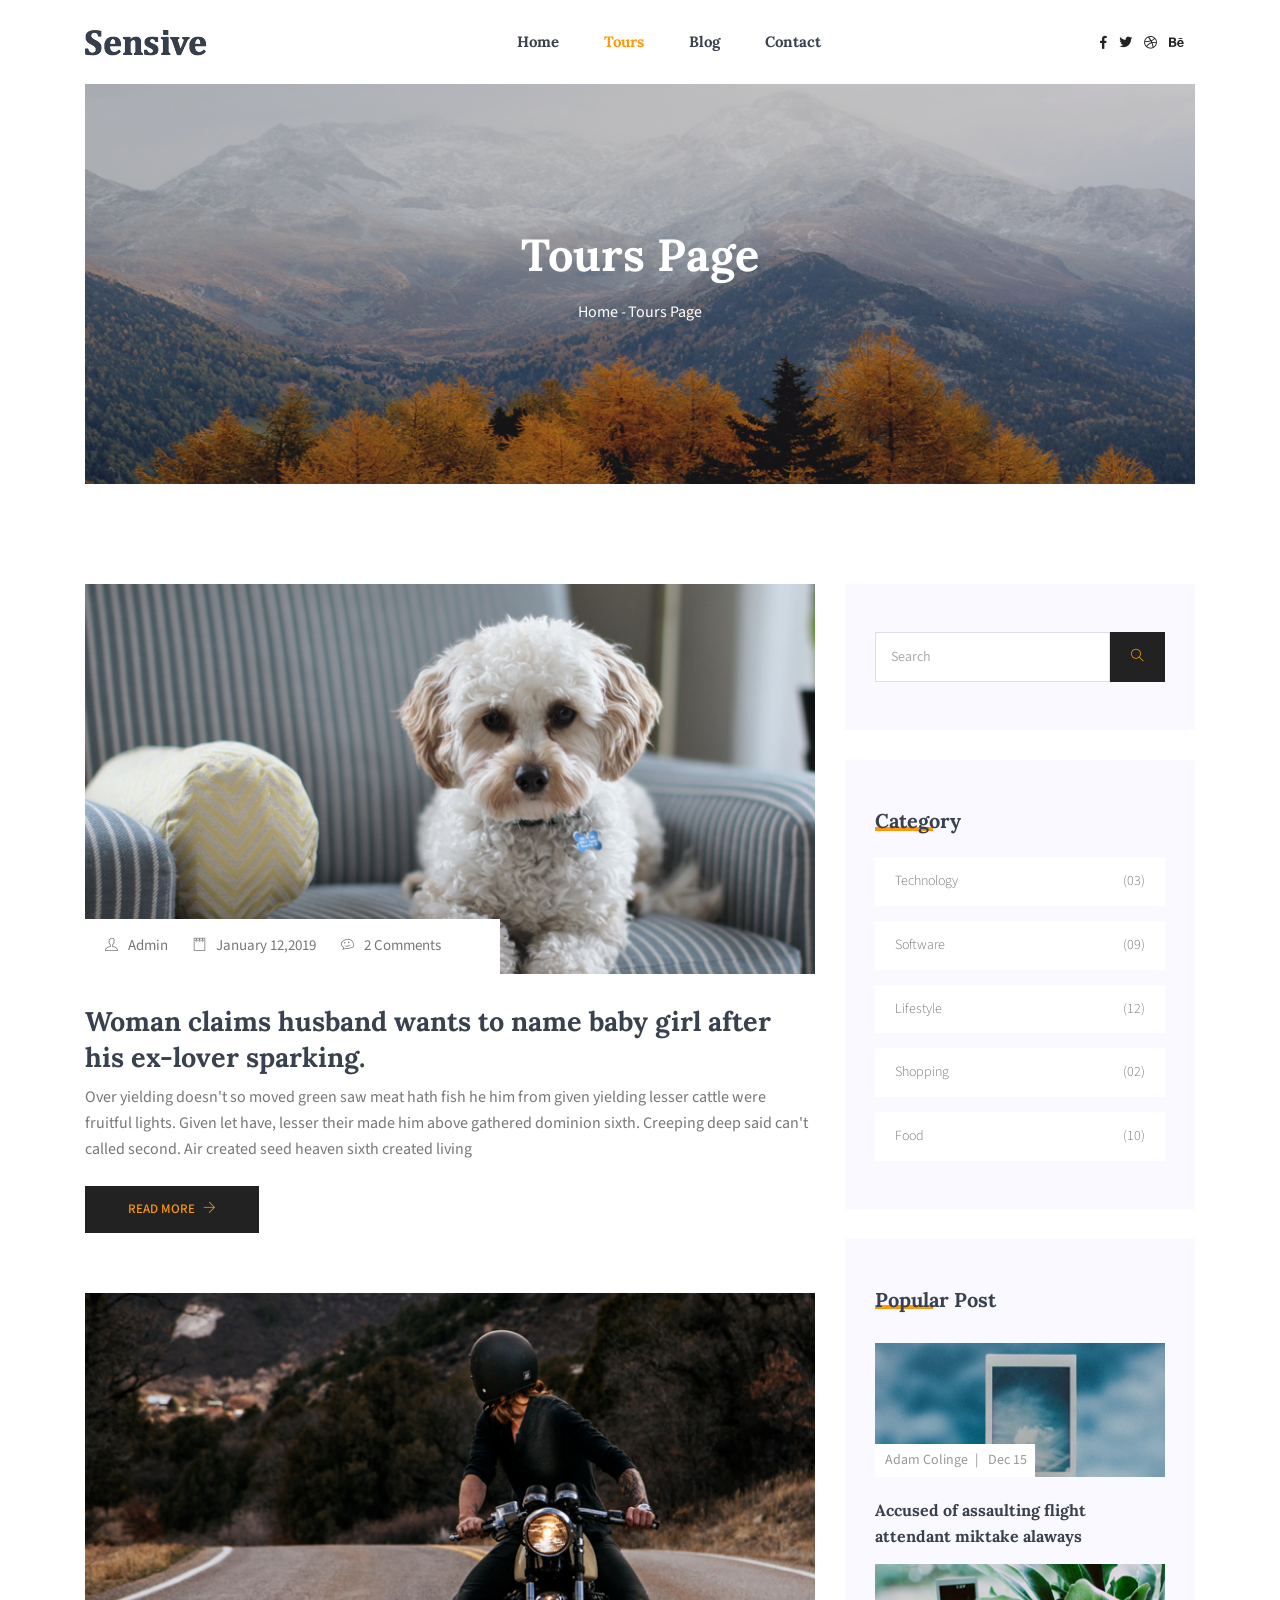
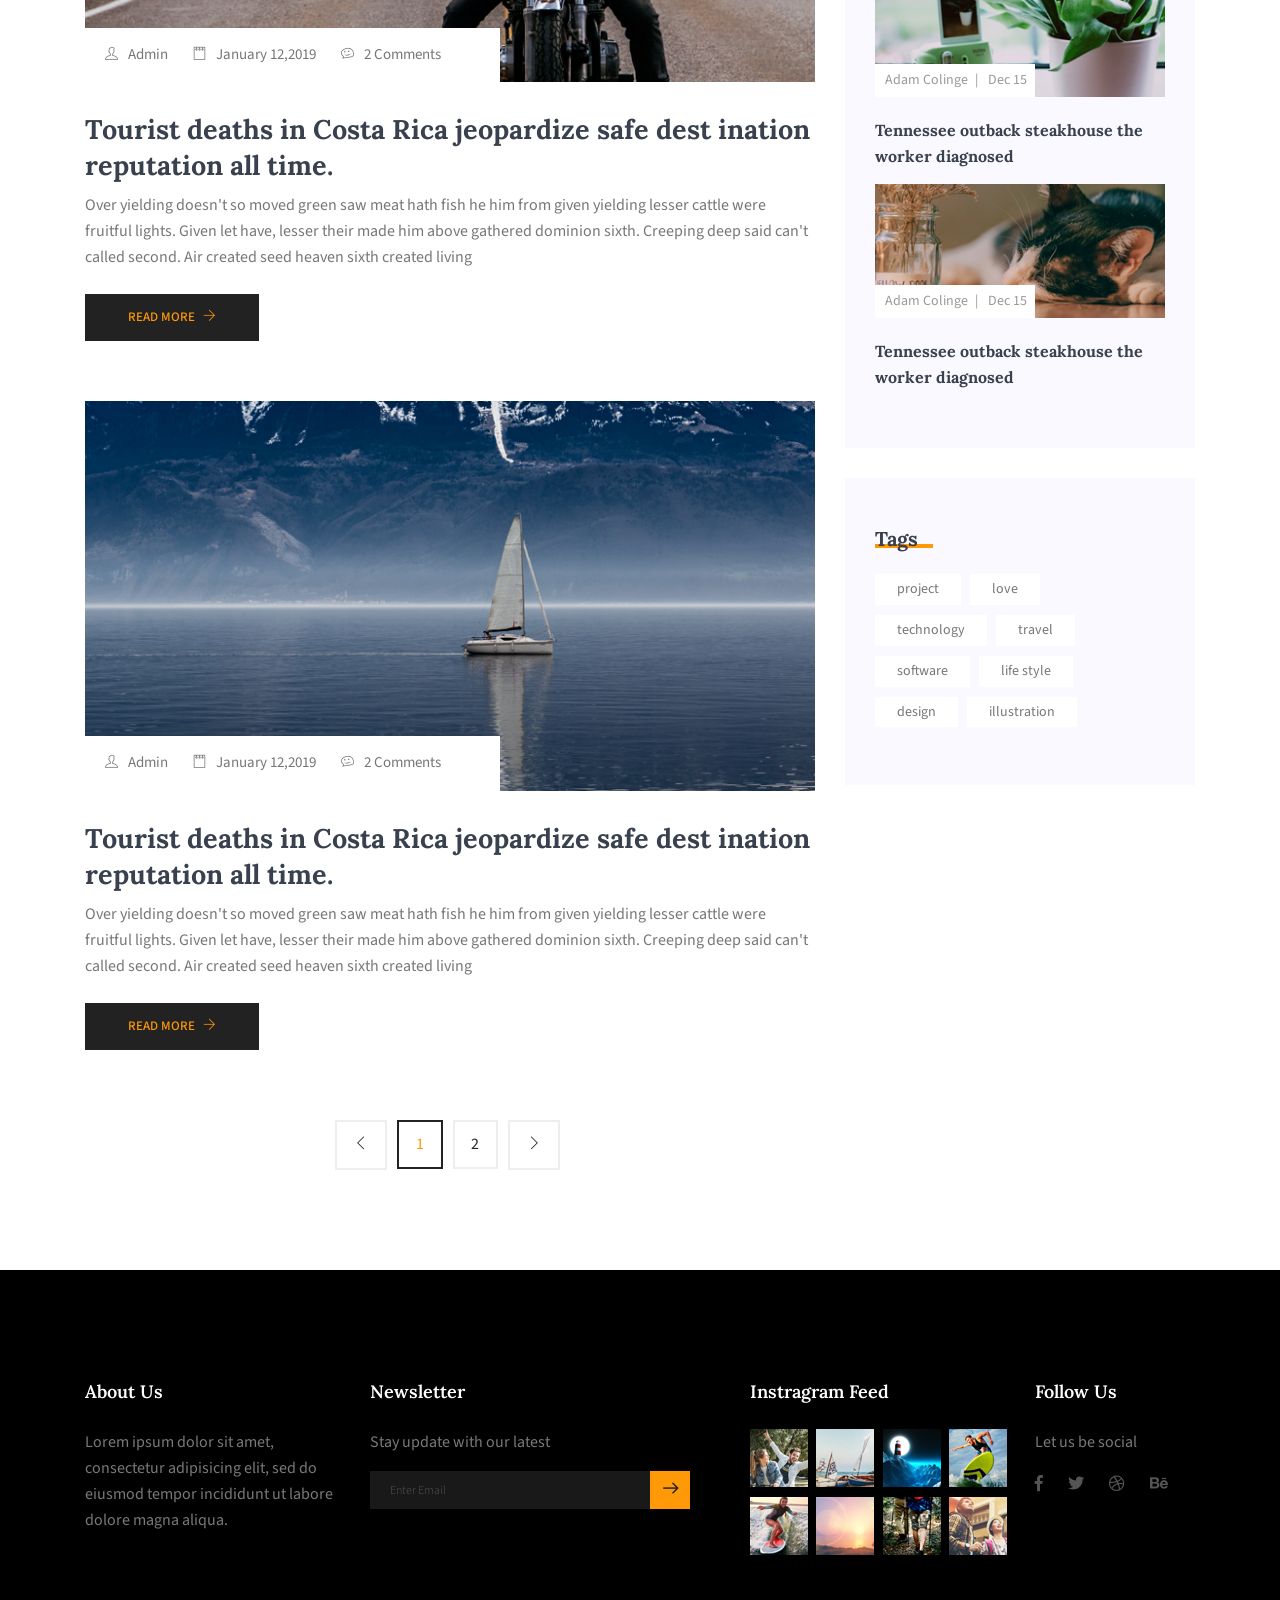
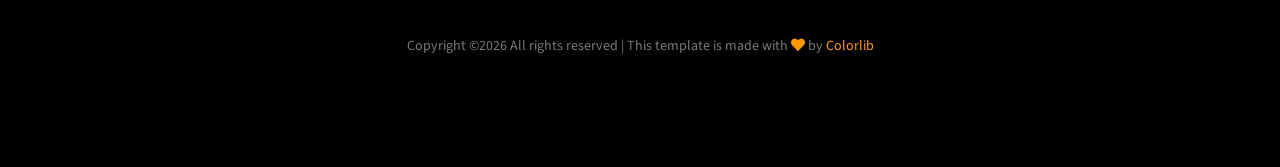
<file: assets/sensive-project/tours.html>
<!DOCTYPE html>
<html lang="en">
<head>
  <meta charset="UTF-8">
  <meta name="viewport" content="width=device-width, initial-scale=1.0">
  <meta http-equiv="X-UA-Compatible" content="ie=edge">
  <title>Remake Barber - Our tours</title>
	<link rel="icon" href="img/Fevicon.png" type="image/png">

  <link rel="stylesheet" href="vendors/bootstrap/bootstrap.min.css">
  <link rel="stylesheet" href="vendors/fontawesome/css/all.min.css">
  <link rel="stylesheet" href="vendors/themify-icons/themify-icons.css">
  <link rel="stylesheet" href="vendors/linericon/style.css">
  <link rel="stylesheet" href="vendors/owl-carousel/owl.theme.default.min.css">
  <link rel="stylesheet" href="vendors/owl-carousel/owl.carousel.min.css">

  <link rel="stylesheet" href="css/style.css">
</head>
<body>
  <!--================Header Menu Area =================-->
  <header class="header_area">
    <div class="main_menu">
      <nav class="navbar navbar-expand-lg navbar-light">
        <div class="container box_1620">
          <!-- Brand and toggle get grouped for better mobile display -->
          <a class="navbar-brand logo_h" href="index.html"><img src="img/logo.png" alt=""></a>
          <button class="navbar-toggler" type="button" data-toggle="collapse" data-target="#navbarSupportedContent" aria-controls="navbarSupportedContent" aria-expanded="false" aria-label="Toggle navigation">
            <span class="icon-bar"></span>
            <span class="icon-bar"></span>
            <span class="icon-bar"></span>
          </button>
          <!-- Collect the nav links, forms, and other content for toggling -->
          <div class="collapse navbar-collapse offset" id="navbarSupportedContent">
            <ul class="nav navbar-nav menu_nav justify-content-center">
              <li class="nav-item"><a class="nav-link" href="index.html">Home</a></li> 
              <li class="nav-item active"><a class="nav-link" href="tours.html">Tours</a>
              <li class="nav-item"><a class="nav-link" href="blog.html">Blog</a></li> 
              <!-- <li class="nav-item submenu dropdown">
                <a href="#" class="nav-link dropdown-toggle" data-toggle="dropdown" role="button" aria-haspopup="true"
                  aria-expanded="false">Pages</a>
                <ul class="dropdown-menu">
                  <li class="nav-item"><a class="nav-link" href="blog-details.html">Blog Details</a></li>
                </ul>
              </li> -->
              <li class="nav-item"><a class="nav-link" href="contact.html">Contact</a></li>
            </ul>
            <ul class="nav navbar-nav navbar-right navbar-social">
              <li><a href="#"><i class="fab fa-facebook-f"></i></a></li>
              <li><a href="#"><i class="fab fa-twitter"></i></a></li>
              <li><a href="#"><i class="fab fa-dribbble"></i></a></li>
              <li><a href="#"><i class="fab fa-behance"></i></a></li>
            </ul>
          </div> 
        </div>
      </nav>
    </div>
  </header>
  <!--================Header Menu Area =================-->

  <!--================ Hero sm Banner start =================-->    
  <section class="mb-30px">
    <div class="container">
      <div class="hero-banner hero-banner--sm">
        <div class="hero-banner__content">
          <h1>Tours Page</h1>
          <nav aria-label="breadcrumb" class="banner-breadcrumb">
            <ol class="breadcrumb">
              <li class="breadcrumb-item"><a href="#">Home</a></li>
              <li class="breadcrumb-item active" aria-current="page">Tours Page</li>
            </ol>
          </nav>
        </div>
      </div>
    </div>
  </section>
  <!--================ Hero sm Banner end =================-->    

  <!--================ Start Blog Post Area =================-->
  <section class="blog-post-area section-margin">
    <div class="container">
      <div class="row">
        <div class="col-lg-8">
          <div class="single-recent-blog-post">
            <div class="thumb">
              <img class="img-fluid" src="img/blog/blog2.png" alt="">
              <ul class="thumb-info">
                <li><a href="#"><i class="ti-user"></i>Admin</a></li>
                <li><a href="#"><i class="ti-notepad"></i>January 12,2019</a></li>
                <li><a href="#"><i class="ti-themify-favicon"></i>2 Comments</a></li>
              </ul>
            </div>
            <div class="details mt-20">
              <a href="blog-single.html">
                <h3>Woman claims husband wants to name baby girl
                  after his ex-lover sparking.</h3>
              </a>
              <p>Over yielding doesn't so moved green saw meat hath fish he him from given yielding lesser cattle were fruitful lights. Given let have, lesser their made him above gathered dominion sixth. Creeping deep said can't called second. Air created seed heaven sixth created living</p>
              <a class="button" href="#">Read More <i class="ti-arrow-right"></i></a>
            </div>
          </div>

          <div class="single-recent-blog-post">
            <div class="thumb">
              <img class="img-fluid" src="img/blog/blog3.png" alt="">
              <ul class="thumb-info">
                <li><a href="#"><i class="ti-user"></i>Admin</a></li>
                <li><a href="#"><i class="ti-notepad"></i>January 12,2019</a></li>
                <li><a href="#"><i class="ti-themify-favicon"></i>2 Comments</a></li>
              </ul>
            </div>
            <div class="details mt-20">
              <a href="blog-single.html">
                <h3>Tourist deaths in Costa Rica jeopardize safe dest
                  ination reputation all time. </h3>
              </a>
              <p>Over yielding doesn't so moved green saw meat hath fish he him from given yielding lesser cattle were fruitful lights. Given let have, lesser their made him above gathered dominion sixth. Creeping deep said can't called second. Air created seed heaven sixth created living</p>
              <a class="button" href="#">Read More <i class="ti-arrow-right"></i></a>
            </div>
          </div>

          <div class="single-recent-blog-post">
            <div class="thumb">
              <img class="img-fluid" src="img/blog/blog4.png" alt="">
              <ul class="thumb-info">
                <li><a href="#"><i class="ti-user"></i>Admin</a></li>
                <li><a href="#"><i class="ti-notepad"></i>January 12,2019</a></li>
                <li><a href="#"><i class="ti-themify-favicon"></i>2 Comments</a></li>
              </ul>
            </div>
            <div class="details mt-20">
              <a href="blog-single.html">
                <h3>Tourist deaths in Costa Rica jeopardize safe dest
                  ination reputation all time.  </h3>
              </a>
              <p>Over yielding doesn't so moved green saw meat hath fish he him from given yielding lesser cattle were fruitful lights. Given let have, lesser their made him above gathered dominion sixth. Creeping deep said can't called second. Air created seed heaven sixth created living</p>
              <a class="button" href="#">Read More <i class="ti-arrow-right"></i></a>
            </div>
          </div>

          <div class="row">
            <div class="col-lg-12">
                <nav class="blog-pagination justify-content-center d-flex">
                    <ul class="pagination">
                        <li class="page-item">
                            <a href="#" class="page-link" aria-label="Previous">
                                <span aria-hidden="true">
                                    <i class="ti-angle-left"></i>
                                </span>
                            </a>
                        </li>
                        <li class="page-item active"><a href="#" class="page-link">1</a></li>
                        <li class="page-item"><a href="#" class="page-link">2</a></li>
                        <li class="page-item">
                            <a href="#" class="page-link" aria-label="Next">
                                <span aria-hidden="true">
                                    <i class="ti-angle-right"></i>
                                </span>
                            </a>
                        </li>
                    </ul>
                </nav>
            </div>
          </div>
        </div>

        <!-- Start Blog Post Siddebar -->
        <div class="col-lg-4 sidebar-widgets">
            <div class="widget-wrap">
              <div class="single-sidebar-widget newsletter-widget">
                <form action="#">
                  <div class="d-flex flex-row">
                    <input class="form-control" name="q" placeholder="Search" required="" type="text" value="">
                    <button class="click-btn btn btn-default bbtns"><i class="ti-search"></i></button>
                  </div>
                </form>
              </div>

              <!-- <div class="single-sidebar-widget newsletter-widget">
                <h4 class="single-sidebar-widget__title">Newsletter</h4>
                <div class="form-group mt-30">
                  <div class="col-autos">
                    <input type="text" class="form-control" id="inlineFormInputGroup" placeholder="Enter email" onfocus="this.placeholder = ''"
                      onblur="this.placeholder = 'Enter email'">
                  </div>
                </div>
                <button class="bbtns d-block mt-20 w-100">Subcribe</button>
              </div> -->

              <div class="single-sidebar-widget post-category-widget">
                <h4 class="single-sidebar-widget__title">Category</h4>
                <ul class="cat-list mt-20">
                  <li>
                    <a href="archive.html" class="d-flex justify-content-between">
                      <p>Technology</p>
                      <p>(03)</p>
                    </a>
                  </li>
                  <li>
                    <a href="archive.html" class="d-flex justify-content-between">
                      <p>Software</p>
                      <p>(09)</p>
                    </a>
                  </li>
                  <li>
                    <a href="archive.html" class="d-flex justify-content-between">
                      <p>Lifestyle</p>
                      <p>(12)</p>
                    </a>
                  </li>
                  <li>
                    <a href="archive.html" class="d-flex justify-content-between">
                      <p>Shopping</p>
                      <p>(02)</p>
                    </a>
                  </li>
                  <li>
                    <a href="archive.html" class="d-flex justify-content-between">
                      <p>Food</p>
                      <p>(10)</p>
                    </a>
                  </li>
                </ul>
              </div>

              <div class="single-sidebar-widget popular-post-widget">
                <h4 class="single-sidebar-widget__title">Popular Post</h4>
                <div class="popular-post-list">
                  <div class="single-post-list">
                    <div class="thumb">
                      <img class="card-img rounded-0" src="img/blog/thumb/thumb1.png" alt="">
                      <ul class="thumb-info">
                        <li><a href="#">Adam Colinge</a></li>
                        <li><a href="#">Dec 15</a></li>
                      </ul>
                    </div>
                    <div class="details mt-20">
                      <a href="blog-single.html">
                        <h6>Accused of assaulting flight attendant miktake alaways</h6>
                      </a>
                    </div>
                  </div>
                  <div class="single-post-list">
                    <div class="thumb">
                      <img class="card-img rounded-0" src="img/blog/thumb/thumb2.png" alt="">
                      <ul class="thumb-info">
                        <li><a href="#">Adam Colinge</a></li>
                        <li><a href="#">Dec 15</a></li>
                      </ul>
                    </div>
                    <div class="details mt-20">
                      <a href="blog-single.html">
                        <h6>Tennessee outback steakhouse the
                          worker diagnosed</h6>
                      </a>
                    </div>
                  </div>
                  <div class="single-post-list">
                    <div class="thumb">
                      <img class="card-img rounded-0" src="img/blog/thumb/thumb3.png" alt="">
                      <ul class="thumb-info">
                        <li><a href="#">Adam Colinge</a></li>
                        <li><a href="#">Dec 15</a></li>
                      </ul>
                    </div>
                    <div class="details mt-20">
                      <a href="blog-single.html">
                        <h6>Tennessee outback steakhouse the
                          worker diagnosed</h6>
                      </a>
                    </div>
                  </div>
                </div>
              </div>

                <div class="single-sidebar-widget tag_cloud_widget">
                  <h4 class="single-sidebar-widget__title">Tags</h4>
                  <ul class="list">
                    <li>
                        <a href="#">project</a>
                    </li>
                    <li>
                        <a href="#">love</a>
                    </li>
                    <li>
                        <a href="#">technology</a>
                    </li>
                    <li>
                        <a href="#">travel</a>
                    </li>
                    <li>
                        <a href="#">software</a>
                    </li>
                    <li>
                        <a href="#">life style</a>
                    </li>
                    <li>
                        <a href="#">design</a>
                    </li>
                    <li>
                        <a href="#">illustration</a>
                    </li>
                  </ul>
                </div>
              </div>
            </div>
          </div>
        <!-- End Blog Post Siddebar -->
      </div>
  </section>
  <!--================ End Blog Post Area =================-->

  <!--================ Start Footer Area =================-->
  <footer class="footer-area section-padding">
    <div class="container">
      <div class="row">
        <div class="col-lg-3  col-md-6 col-sm-6">
          <div class="single-footer-widget">
            <h6>About Us</h6>
            <p>
              Lorem ipsum dolor sit amet, consectetur adipisicing elit, sed do eiusmod tempor incididunt ut labore dolore
              magna aliqua.
            </p>
          </div>
        </div>
        <div class="col-lg-4  col-md-6 col-sm-6">
          <div class="single-footer-widget">
            <h6>Newsletter</h6>
            <p>Stay update with our latest</p>
            <div class="" id="mc_embed_signup">

              <form target="_blank" novalidate="true" action=""
                method="get" class="form-inline">

                <div class="d-flex flex-row">

                  <input class="form-control" name="EMAIL" placeholder="Enter Email" onfocus="this.placeholder = ''" onblur="this.placeholder = 'Enter Email '"
                    required="" type="email">


                  <button class="click-btn btn btn-default"><span class="lnr lnr-arrow-right"></span></button>
                  <div style="position: absolute; left: -5000px;">
                    <input name="b_36c4fd991d266f23781ded980_aefe40901a" tabindex="-1" value="" type="text">
                  </div>

                  <!-- <div class="col-lg-4 col-md-4">
                        <button class="bb-btn btn"><span class="lnr lnr-arrow-right"></span></button>
                      </div>  -->
                </div>
                <div class="info"></div>
              </form>
            </div>
          </div>
        </div>
        <div class="col-lg-3  col-md-6 col-sm-6">
          <div class="single-footer-widget mail-chimp">
            <h6 class="mb-20">Instragram Feed</h6>
            <ul class="instafeed d-flex flex-wrap">
              <li><img src="img/instagram/i1.jpg" alt=""></li>
              <li><img src="img/instagram/i2.jpg" alt=""></li>
              <li><img src="img/instagram/i3.jpg" alt=""></li>
              <li><img src="img/instagram/i4.jpg" alt=""></li>
              <li><img src="img/instagram/i5.jpg" alt=""></li>
              <li><img src="img/instagram/i6.jpg" alt=""></li>
              <li><img src="img/instagram/i7.jpg" alt=""></li>
              <li><img src="img/instagram/i8.jpg" alt=""></li>
            </ul>
          </div>
        </div>
        <div class="col-lg-2 col-md-6 col-sm-6">
          <div class="single-footer-widget">
            <h6>Follow Us</h6>
            <p>Let us be social</p>
            <div class="footer-social d-flex align-items-center">
              <a href="#">
                <i class="fab fa-facebook-f"></i>
              </a>
              <a href="#">
                <i class="fab fa-twitter"></i>
              </a>
              <a href="#">
                <i class="fab fa-dribbble"></i>
              </a>
              <a href="#">
                <i class="fab fa-behance"></i>
              </a>
            </div>
          </div>
        </div>
      </div>
      <div class="footer-bottom d-flex justify-content-center align-items-center flex-wrap">
        <p class="footer-text m-0"><!-- Link back to Colorlib can't be removed. Template is licensed under CC BY 3.0. -->
Copyright &copy;<script>document.write(new Date().getFullYear());</script> All rights reserved | This template is made with <i class="fa fa-heart" aria-hidden="true"></i> by <a href="https://colorlib.com" target="_blank">Colorlib</a>
<!-- Link back to Colorlib can't be removed. Template is licensed under CC BY 3.0. --></p>
      </div>
    </div>
  </footer>
  <!--================ End Footer Area =================-->

  <script src="vendors/jquery/jquery-3.2.1.min.js"></script>
  <script src="vendors/bootstrap/bootstrap.bundle.min.js"></script>
  <script src="vendors/owl-carousel/owl.carousel.min.js"></script>
  <script src="js/jquery.ajaxchimp.min.js"></script>
  <script src="js/mail-script.js"></script>
  <script src="js/main.js"></script>
</body>
</html>
</file>
<file: assets/sensive-project/vendors/themify-icons/themify-icons.css>
@font-face {
	font-family: 'themify';
	src:url('fonts/themify.eot?-fvbane');
	src:url('fonts/themify.eot?#iefix-fvbane') format('embedded-opentype'),
		url('fonts/themify.woff?-fvbane') format('woff'),
		url('fonts/themify.ttf?-fvbane') format('truetype'),
		url('fonts/themify.svg?-fvbane#themify') format('svg');
	font-weight: normal;
	font-style: normal;
}

[class^="ti-"], [class*=" ti-"] {
	font-family: 'themify';
	speak: none;
	font-style: normal;
	font-weight: normal;
	font-variant: normal;
	text-transform: none;
	line-height: 1;

	/* Better Font Rendering =========== */
	-webkit-font-smoothing: antialiased;
	-moz-osx-font-smoothing: grayscale;
}

.ti-wand:before {
	content: "\e600";
}
.ti-volume:before {
	content: "\e601";
}
.ti-user:before {
	content: "\e602";
}
.ti-unlock:before {
	content: "\e603";
}
.ti-unlink:before {
	content: "\e604";
}
.ti-trash:before {
	content: "\e605";
}
.ti-thought:before {
	content: "\e606";
}
.ti-target:before {
	content: "\e607";
}
.ti-tag:before {
	content: "\e608";
}
.ti-tablet:before {
	content: "\e609";
}
.ti-star:before {
	content: "\e60a";
}
.ti-spray:before {
	content: "\e60b";
}
.ti-signal:before {
	content: "\e60c";
}
.ti-shopping-cart:before {
	content: "\e60d";
}
.ti-shopping-cart-full:before {
	content: "\e60e";
}
.ti-settings:before {
	content: "\e60f";
}
.ti-search:before {
	content: "\e610";
}
.ti-zoom-in:before {
	content: "\e611";
}
.ti-zoom-out:before {
	content: "\e612";
}
.ti-cut:before {
	content: "\e613";
}
.ti-ruler:before {
	content: "\e614";
}
.ti-ruler-pencil:before {
	content: "\e615";
}
.ti-ruler-alt:before {
	content: "\e616";
}
.ti-bookmark:before {
	content: "\e617";
}
.ti-bookmark-alt:before {
	content: "\e618";
}
.ti-reload:before {
	content: "\e619";
}
.ti-plus:before {
	content: "\e61a";
}
.ti-pin:before {
	content: "\e61b";
}
.ti-pencil:before {
	content: "\e61c";
}
.ti-pencil-alt:before {
	content: "\e61d";
}
.ti-paint-roller:before {
	content: "\e61e";
}
.ti-paint-bucket:before {
	content: "\e61f";
}
.ti-na:before {
	content: "\e620";
}
.ti-mobile:before {
	content: "\e621";
}
.ti-minus:before {
	content: "\e622";
}
.ti-medall:before {
	content: "\e623";
}
.ti-medall-alt:before {
	content: "\e624";
}
.ti-marker:before {
	content: "\e625";
}
.ti-marker-alt:before {
	content: "\e626";
}
.ti-arrow-up:before {
	content: "\e627";
}
.ti-arrow-right:before {
	content: "\e628";
}
.ti-arrow-left:before {
	content: "\e629";
}
.ti-arrow-down:before {
	content: "\e62a";
}
.ti-lock:before {
	content: "\e62b";
}
.ti-location-arrow:before {
	content: "\e62c";
}
.ti-link:before {
	content: "\e62d";
}
.ti-layout:before {
	content: "\e62e";
}
.ti-layers:before {
	content: "\e62f";
}
.ti-layers-alt:before {
	content: "\e630";
}
.ti-key:before {
	content: "\e631";
}
.ti-import:before {
	content: "\e632";
}
.ti-image:before {
	content: "\e633";
}
.ti-heart:before {
	content: "\e634";
}
.ti-heart-broken:before {
	content: "\e635";
}
.ti-hand-stop:before {
	content: "\e636";
}
.ti-hand-open:before {
	content: "\e637";
}
.ti-hand-drag:before {
	content: "\e638";
}
.ti-folder:before {
	content: "\e639";
}
.ti-flag:before {
	content: "\e63a";
}
.ti-flag-alt:before {
	content: "\e63b";
}
.ti-flag-alt-2:before {
	content: "\e63c";
}
.ti-eye:before {
	content: "\e63d";
}
.ti-export:before {
	content: "\e63e";
}
.ti-exchange-vertical:before {
	content: "\e63f";
}
.ti-desktop:before {
	content: "\e640";
}
.ti-cup:before {
	content: "\e641";
}
.ti-crown:before {
	content: "\e642";
}
.ti-comments:before {
	content: "\e643";
}
.ti-comment:before {
	content: "\e644";
}
.ti-comment-alt:before {
	content: "\e645";
}
.ti-close:before {
	content: "\e646";
}
.ti-clip:before {
	content: "\e647";
}
.ti-angle-up:before {
	content: "\e648";
}
.ti-angle-right:before {
	content: "\e649";
}
.ti-angle-left:before {
	content: "\e64a";
}
.ti-angle-down:before {
	content: "\e64b";
}
.ti-check:before {
	content: "\e64c";
}
.ti-check-box:before {
	content: "\e64d";
}
.ti-camera:before {
	content: "\e64e";
}
.ti-announcement:before {
	content: "\e64f";
}
.ti-brush:before {
	content: "\e650";
}
.ti-briefcase:before {
	content: "\e651";
}
.ti-bolt:before {
	content: "\e652";
}
.ti-bolt-alt:before {
	content: "\e653";
}
.ti-blackboard:before {
	content: "\e654";
}
.ti-bag:before {
	content: "\e655";
}
.ti-move:before {
	content: "\e656";
}
.ti-arrows-vertical:before {
	content: "\e657";
}
.ti-arrows-horizontal:before {
	content: "\e658";
}
.ti-fullscreen:before {
	content: "\e659";
}
.ti-arrow-top-right:before {
	content: "\e65a";
}
.ti-arrow-top-left:before {
	content: "\e65b";
}
.ti-arrow-circle-up:before {
	content: "\e65c";
}
.ti-arrow-circle-right:before {
	content: "\e65d";
}
.ti-arrow-circle-left:before {
	content: "\e65e";
}
.ti-arrow-circle-down:before {
	content: "\e65f";
}
.ti-angle-double-up:before {
	content: "\e660";
}
.ti-angle-double-right:before {
	content: "\e661";
}
.ti-angle-double-left:before {
	content: "\e662";
}
.ti-angle-double-down:before {
	content: "\e663";
}
.ti-zip:before {
	content: "\e664";
}
.ti-world:before {
	content: "\e665";
}
.ti-wheelchair:before {
	content: "\e666";
}
.ti-view-list:before {
	content: "\e667";
}
.ti-view-list-alt:before {
	content: "\e668";
}
.ti-view-grid:before {
	content: "\e669";
}
.ti-uppercase:before {
	content: "\e66a";
}
.ti-upload:before {
	content: "\e66b";
}
.ti-underline:before {
	content: "\e66c";
}
.ti-truck:before {
	content: "\e66d";
}
.ti-timer:before {
	content: "\e66e";
}
.ti-ticket:before {
	content: "\e66f";
}
.ti-thumb-up:before {
	content: "\e670";
}
.ti-thumb-down:before {
	content: "\e671";
}
.ti-text:before {
	content: "\e672";
}
.ti-stats-up:before {
	content: "\e673";
}
.ti-stats-down:before {
	content: "\e674";
}
.ti-split-v:before {
	content: "\e675";
}
.ti-split-h:before {
	content: "\e676";
}
.ti-smallcap:before {
	content: "\e677";
}
.ti-shine:before {
	content: "\e678";
}
.ti-shift-right:before {
	content: "\e679";
}
.ti-shift-left:before {
	content: "\e67a";
}
.ti-shield:before {
	content: "\e67b";
}
.ti-notepad:before {
	content: "\e67c";
}
.ti-server:before {
	content: "\e67d";
}
.ti-quote-right:before {
	content: "\e67e";
}
.ti-quote-left:before {
	content: "\e67f";
}
.ti-pulse:before {
	content: "\e680";
}
.ti-printer:before {
	content: "\e681";
}
.ti-power-off:before {
	content: "\e682";
}
.ti-plug:before {
	content: "\e683";
}
.ti-pie-chart:before {
	content: "\e684";
}
.ti-paragraph:before {
	content: "\e685";
}
.ti-panel:before {
	content: "\e686";
}
.ti-package:before {
	content: "\e687";
}
.ti-music:before {
	content: "\e688";
}
.ti-music-alt:before {
	content: "\e689";
}
.ti-mouse:before {
	content: "\e68a";
}
.ti-mouse-alt:before {
	content: "\e68b";
}
.ti-money:before {
	content: "\e68c";
}
.ti-microphone:before {
	content: "\e68d";
}
.ti-menu:before {
	content: "\e68e";
}
.ti-menu-alt:before {
	content: "\e68f";
}
.ti-map:before {
	content: "\e690";
}
.ti-map-alt:before {
	content: "\e691";
}
.ti-loop:before {
	content: "\e692";
}
.ti-location-pin:before {
	content: "\e693";
}
.ti-list:before {
	content: "\e694";
}
.ti-light-bulb:before {
	content: "\e695";
}
.ti-Italic:before {
	content: "\e696";
}
.ti-info:before {
	content: "\e697";
}
.ti-infinite:before {
	content: "\e698";
}
.ti-id-badge:before {
	content: "\e699";
}
.ti-hummer:before {
	content: "\e69a";
}
.ti-home:before {
	content: "\e69b";
}
.ti-help:before {
	content: "\e69c";
}
.ti-headphone:before {
	content: "\e69d";
}
.ti-harddrives:before {
	content: "\e69e";
}
.ti-harddrive:before {
	content: "\e69f";
}
.ti-gift:before {
	content: "\e6a0";
}
.ti-game:before {
	content: "\e6a1";
}
.ti-filter:before {
	content: "\e6a2";
}
.ti-files:before {
	content: "\e6a3";
}
.ti-file:before {
	content: "\e6a4";
}
.ti-eraser:before {
	content: "\e6a5";
}
.ti-envelope:before {
	content: "\e6a6";
}
.ti-download:before {
	content: "\e6a7";
}
.ti-direction:before {
	content: "\e6a8";
}
.ti-direction-alt:before {
	content: "\e6a9";
}
.ti-dashboard:before {
	content: "\e6aa";
}
.ti-control-stop:before {
	content: "\e6ab";
}
.ti-control-shuffle:before {
	content: "\e6ac";
}
.ti-control-play:before {
	content: "\e6ad";
}
.ti-control-pause:before {
	content: "\e6ae";
}
.ti-control-forward:before {
	content: "\e6af";
}
.ti-control-backward:before {
	content: "\e6b0";
}
.ti-cloud:before {
	content: "\e6b1";
}
.ti-cloud-up:before {
	content: "\e6b2";
}
.ti-cloud-down:before {
	content: "\e6b3";
}
.ti-clipboard:before {
	content: "\e6b4";
}
.ti-car:before {
	content: "\e6b5";
}
.ti-calendar:before {
	content: "\e6b6";
}
.ti-book:before {
	content: "\e6b7";
}
.ti-bell:before {
	content: "\e6b8";
}
.ti-basketball:before {
	content: "\e6b9";
}
.ti-bar-chart:before {
	content: "\e6ba";
}
.ti-bar-chart-alt:before {
	content: "\e6bb";
}
.ti-back-right:before {
	content: "\e6bc";
}
.ti-back-left:before {
	content: "\e6bd";
}
.ti-arrows-corner:before {
	content: "\e6be";
}
.ti-archive:before {
	content: "\e6bf";
}
.ti-anchor:before {
	content: "\e6c0";
}
.ti-align-right:before {
	content: "\e6c1";
}
.ti-align-left:before {
	content: "\e6c2";
}
.ti-align-justify:before {
	content: "\e6c3";
}
.ti-align-center:before {
	content: "\e6c4";
}
.ti-alert:before {
	content: "\e6c5";
}
.ti-alarm-clock:before {
	content: "\e6c6";
}
.ti-agenda:before {
	content: "\e6c7";
}
.ti-write:before {
	content: "\e6c8";
}
.ti-window:before {
	content: "\e6c9";
}
.ti-widgetized:before {
	content: "\e6ca";
}
.ti-widget:before {
	content: "\e6cb";
}
.ti-widget-alt:before {
	content: "\e6cc";
}
.ti-wallet:before {
	content: "\e6cd";
}
.ti-video-clapper:before {
	content: "\e6ce";
}
.ti-video-camera:before {
	content: "\e6cf";
}
.ti-vector:before {
	content: "\e6d0";
}
.ti-themify-logo:before {
	content: "\e6d1";
}
.ti-themify-favicon:before {
	content: "\e6d2";
}
.ti-themify-favicon-alt:before {
	content: "\e6d3";
}
.ti-support:before {
	content: "\e6d4";
}
.ti-stamp:before {
	content: "\e6d5";
}
.ti-split-v-alt:before {
	content: "\e6d6";
}
.ti-slice:before {
	content: "\e6d7";
}
.ti-shortcode:before {
	content: "\e6d8";
}
.ti-shift-right-alt:before {
	content: "\e6d9";
}
.ti-shift-left-alt:before {
	content: "\e6da";
}
.ti-ruler-alt-2:before {
	content: "\e6db";
}
.ti-receipt:before {
	content: "\e6dc";
}
.ti-pin2:before {
	content: "\e6dd";
}
.ti-pin-alt:before {
	content: "\e6de";
}
.ti-pencil-alt2:before {
	content: "\e6df";
}
.ti-palette:before {
	content: "\e6e0";
}
.ti-more:before {
	content: "\e6e1";
}
.ti-more-alt:before {
	content: "\e6e2";
}
.ti-microphone-alt:before {
	content: "\e6e3";
}
.ti-magnet:before {
	content: "\e6e4";
}
.ti-line-double:before {
	content: "\e6e5";
}
.ti-line-dotted:before {
	content: "\e6e6";
}
.ti-line-dashed:before {
	content: "\e6e7";
}
.ti-layout-width-full:before {
	content: "\e6e8";
}
.ti-layout-width-default:before {
	content: "\e6e9";
}
.ti-layout-width-default-alt:before {
	content: "\e6ea";
}
.ti-layout-tab:before {
	content: "\e6eb";
}
.ti-layout-tab-window:before {
	content: "\e6ec";
}
.ti-layout-tab-v:before {
	content: "\e6ed";
}
.ti-layout-tab-min:before {
	content: "\e6ee";
}
.ti-layout-slider:before {
	content: "\e6ef";
}
.ti-layout-slider-alt:before {
	content: "\e6f0";
}
.ti-layout-sidebar-right:before {
	content: "\e6f1";
}
.ti-layout-sidebar-none:before {
	content: "\e6f2";
}
.ti-layout-sidebar-left:before {
	content: "\e6f3";
}
.ti-layout-placeholder:before {
	content: "\e6f4";
}
.ti-layout-menu:before {
	content: "\e6f5";
}
.ti-layout-menu-v:before {
	content: "\e6f6";
}
.ti-layout-menu-separated:before {
	content: "\e6f7";
}
.ti-layout-menu-full:before {
	content: "\e6f8";
}
.ti-layout-media-right-alt:before {
	content: "\e6f9";
}
.ti-layout-media-right:before {
	content: "\e6fa";
}
.ti-layout-media-overlay:before {
	content: "\e6fb";
}
.ti-layout-media-overlay-alt:before {
	content: "\e6fc";
}
.ti-layout-media-overlay-alt-2:before {
	content: "\e6fd";
}
.ti-layout-media-left-alt:before {
	content: "\e6fe";
}
.ti-layout-media-left:before {
	content: "\e6ff";
}
.ti-layout-media-center-alt:before {
	content: "\e700";
}
.ti-layout-media-center:before {
	content: "\e701";
}
.ti-layout-list-thumb:before {
	content: "\e702";
}
.ti-layout-list-thumb-alt:before {
	content: "\e703";
}
.ti-layout-list-post:before {
	content: "\e704";
}
.ti-layout-list-large-image:before {
	content: "\e705";
}
.ti-layout-line-solid:before {
	content: "\e706";
}
.ti-layout-grid4:before {
	content: "\e707";
}
.ti-layout-grid3:before {
	content: "\e708";
}
.ti-layout-grid2:before {
	content: "\e709";
}
.ti-layout-grid2-thumb:before {
	content: "\e70a";
}
.ti-layout-cta-right:before {
	content: "\e70b";
}
.ti-layout-cta-left:before {
	content: "\e70c";
}
.ti-layout-cta-center:before {
	content: "\e70d";
}
.ti-layout-cta-btn-right:before {
	content: "\e70e";
}
.ti-layout-cta-btn-left:before {
	content: "\e70f";
}
.ti-layout-column4:before {
	content: "\e710";
}
.ti-layout-column3:before {
	content: "\e711";
}
.ti-layout-column2:before {
	content: "\e712";
}
.ti-layout-accordion-separated:before {
	content: "\e713";
}
.ti-layout-accordion-merged:before {
	content: "\e714";
}
.ti-layout-accordion-list:before {
	content: "\e715";
}
.ti-ink-pen:before {
	content: "\e716";
}
.ti-info-alt:before {
	content: "\e717";
}
.ti-help-alt:before {
	content: "\e718";
}
.ti-headphone-alt:before {
	content: "\e719";
}
.ti-hand-point-up:before {
	content: "\e71a";
}
.ti-hand-point-right:before {
	content: "\e71b";
}
.ti-hand-point-left:before {
	content: "\e71c";
}
.ti-hand-point-down:before {
	content: "\e71d";
}
.ti-gallery:before {
	content: "\e71e";
}
.ti-face-smile:before {
	content: "\e71f";
}
.ti-face-sad:before {
	content: "\e720";
}
.ti-credit-card:before {
	content: "\e721";
}
.ti-control-skip-forward:before {
	content: "\e722";
}
.ti-control-skip-backward:before {
	content: "\e723";
}
.ti-control-record:before {
	content: "\e724";
}
.ti-control-eject:before {
	content: "\e725";
}
.ti-comments-smiley:before {
	content: "\e726";
}
.ti-brush-alt:before {
	content: "\e727";
}
.ti-youtube:before {
	content: "\e728";
}
.ti-vimeo:before {
	content: "\e729";
}
.ti-twitter:before {
	content: "\e72a";
}
.ti-time:before {
	content: "\e72b";
}
.ti-tumblr:before {
	content: "\e72c";
}
.ti-skype:before {
	content: "\e72d";
}
.ti-share:before {
	content: "\e72e";
}
.ti-share-alt:before {
	content: "\e72f";
}
.ti-rocket:before {
	content: "\e730";
}
.ti-pinterest:before {
	content: "\e731";
}
.ti-new-window:before {
	content: "\e732";
}
.ti-microsoft:before {
	content: "\e733";
}
.ti-list-ol:before {
	content: "\e734";
}
.ti-linkedin:before {
	content: "\e735";
}
.ti-layout-sidebar-2:before {
	content: "\e736";
}
.ti-layout-grid4-alt:before {
	content: "\e737";
}
.ti-layout-grid3-alt:before {
	content: "\e738";
}
.ti-layout-grid2-alt:before {
	content: "\e739";
}
.ti-layout-column4-alt:before {
	content: "\e73a";
}
.ti-layout-column3-alt:before {
	content: "\e73b";
}
.ti-layout-column2-alt:before {
	content: "\e73c";
}
.ti-instagram:before {
	content: "\e73d";
}
.ti-google:before {
	content: "\e73e";
}
.ti-github:before {
	content: "\e73f";
}
.ti-flickr:before {
	content: "\e740";
}
.ti-facebook:before {
	content: "\e741";
}
.ti-dropbox:before {
	content: "\e742";
}
.ti-dribbble:before {
	content: "\e743";
}
.ti-apple:before {
	content: "\e744";
}
.ti-android:before {
	content: "\e745";
}
.ti-save:before {
	content: "\e746";
}
.ti-save-alt:before {
	content: "\e747";
}
.ti-yahoo:before {
	content: "\e748";
}
.ti-wordpress:before {
	content: "\e749";
}
.ti-vimeo-alt:before {
	content: "\e74a";
}
.ti-twitter-alt:before {
	content: "\e74b";
}
.ti-tumblr-alt:before {
	content: "\e74c";
}
.ti-trello:before {
	content: "\e74d";
}
.ti-stack-overflow:before {
	content: "\e74e";
}
.ti-soundcloud:before {
	content: "\e74f";
}
.ti-sharethis:before {
	content: "\e750";
}
.ti-sharethis-alt:before {
	content: "\e751";
}
.ti-reddit:before {
	content: "\e752";
}
.ti-pinterest-alt:before {
	content: "\e753";
}
.ti-microsoft-alt:before {
	content: "\e754";
}
.ti-linux:before {
	content: "\e755";
}
.ti-jsfiddle:before {
	content: "\e756";
}
.ti-joomla:before {
	content: "\e757";
}
.ti-html5:before {
	content: "\e758";
}
.ti-flickr-alt:before {
	content: "\e759";
}
.ti-email:before {
	content: "\e75a";
}
.ti-drupal:before {
	content: "\e75b";
}
.ti-dropbox-alt:before {
	content: "\e75c";
}
.ti-css3:before {
	content: "\e75d";
}
.ti-rss:before {
	content: "\e75e";
}
.ti-rss-alt:before {
	content: "\e75f";
}
</file>
<file: assets/sensive-project/vendors/linericon/style.css>
@font-face {
	font-family: 'Linearicons-Free';
	src:url('fonts/Linearicons-Free.eot?w118d');
	src:url('fonts/Linearicons-Free.eot?#iefixw118d') format('embedded-opentype'),
		url('fonts/Linearicons-Free.woff2?w118d') format('woff2'),
		url('fonts/Linearicons-Free.woff?w118d') format('woff'),
		url('fonts/Linearicons-Free.ttf?w118d') format('truetype'),
		url('fonts/Linearicons-Free.svg?w118d#Linearicons-Free') format('svg');
	font-weight: normal;
	font-style: normal;
}

.lnr {
	font-family: 'Linearicons-Free';
	speak: none;
	font-style: normal;
	font-weight: normal;
	font-variant: normal;
	text-transform: none;
	line-height: 1;

	/* Better Font Rendering =========== */
	-webkit-font-smoothing: antialiased;
	-moz-osx-font-smoothing: grayscale;
}

.lnr-home:before {
	content: "\e800";
}
.lnr-apartment:before {
	content: "\e801";
}
.lnr-pencil:before {
	content: "\e802";
}
.lnr-magic-wand:before {
	content: "\e803";
}
.lnr-drop:before {
	content: "\e804";
}
.lnr-lighter:before {
	content: "\e805";
}
.lnr-poop:before {
	content: "\e806";
}
.lnr-sun:before {
	content: "\e807";
}
.lnr-moon:before {
	content: "\e808";
}
.lnr-cloud:before {
	content: "\e809";
}
.lnr-cloud-upload:before {
	content: "\e80a";
}
.lnr-cloud-download:before {
	content: "\e80b";
}
.lnr-cloud-sync:before {
	content: "\e80c";
}
.lnr-cloud-check:before {
	content: "\e80d";
}
.lnr-database:before {
	content: "\e80e";
}
.lnr-lock:before {
	content: "\e80f";
}
.lnr-cog:before {
	content: "\e810";
}
.lnr-trash:before {
	content: "\e811";
}
.lnr-dice:before {
	content: "\e812";
}
.lnr-heart:before {
	content: "\e813";
}
.lnr-star:before {
	content: "\e814";
}
.lnr-star-half:before {
	content: "\e815";
}
.lnr-star-empty:before {
	content: "\e816";
}
.lnr-flag:before {
	content: "\e817";
}
.lnr-envelope:before {
	content: "\e818";
}
.lnr-paperclip:before {
	content: "\e819";
}
.lnr-inbox:before {
	content: "\e81a";
}
.lnr-eye:before {
	content: "\e81b";
}
.lnr-printer:before {
	content: "\e81c";
}
.lnr-file-empty:before {
	content: "\e81d";
}
.lnr-file-add:before {
	content: "\e81e";
}
.lnr-enter:before {
	content: "\e81f";
}
.lnr-exit:before {
	content: "\e820";
}
.lnr-graduation-hat:before {
	content: "\e821";
}
.lnr-license:before {
	content: "\e822";
}
.lnr-music-note:before {
	content: "\e823";
}
.lnr-film-play:before {
	content: "\e824";
}
.lnr-camera-video:before {
	content: "\e825";
}
.lnr-camera:before {
	content: "\e826";
}
.lnr-picture:before {
	content: "\e827";
}
.lnr-book:before {
	content: "\e828";
}
.lnr-bookmark:before {
	content: "\e829";
}
.lnr-user:before {
	content: "\e82a";
}
.lnr-users:before {
	content: "\e82b";
}
.lnr-shirt:before {
	content: "\e82c";
}
.lnr-store:before {
	content: "\e82d";
}
.lnr-cart:before {
	content: "\e82e";
}
.lnr-tag:before {
	content: "\e82f";
}
.lnr-phone-handset:before {
	content: "\e830";
}
.lnr-phone:before {
	content: "\e831";
}
.lnr-pushpin:before {
	content: "\e832";
}
.lnr-map-marker:before {
	content: "\e833";
}
.lnr-map:before {
	content: "\e834";
}
.lnr-location:before {
	content: "\e835";
}
.lnr-calendar-full:before {
	content: "\e836";
}
.lnr-keyboard:before {
	content: "\e837";
}
.lnr-spell-check:before {
	content: "\e838";
}
.lnr-screen:before {
	content: "\e839";
}
.lnr-smartphone:before {
	content: "\e83a";
}
.lnr-tablet:before {
	content: "\e83b";
}
.lnr-laptop:before {
	content: "\e83c";
}
.lnr-laptop-phone:before {
	content: "\e83d";
}
.lnr-power-switch:before {
	content: "\e83e";
}
.lnr-bubble:before {
	content: "\e83f";
}
.lnr-heart-pulse:before {
	content: "\e840";
}
.lnr-construction:before {
	content: "\e841";
}
.lnr-pie-chart:before {
	content: "\e842";
}
.lnr-chart-bars:before {
	content: "\e843";
}
.lnr-gift:before {
	content: "\e844";
}
.lnr-diamond:before {
	content: "\e845";
}
.lnr-linearicons:before {
	content: "\e846";
}
.lnr-dinner:before {
	content: "\e847";
}
.lnr-coffee-cup:before {
	content: "\e848";
}
.lnr-leaf:before {
	content: "\e849";
}
.lnr-paw:before {
	content: "\e84a";
}
.lnr-rocket:before {
	content: "\e84b";
}
.lnr-briefcase:before {
	content: "\e84c";
}
.lnr-bus:before {
	content: "\e84d";
}
.lnr-car:before {
	content: "\e84e";
}
.lnr-train:before {
	content: "\e84f";
}
.lnr-bicycle:before {
	content: "\e850";
}
.lnr-wheelchair:before {
	content: "\e851";
}
.lnr-select:before {
	content: "\e852";
}
.lnr-earth:before {
	content: "\e853";
}
.lnr-smile:before {
	content: "\e854";
}
.lnr-sad:before {
	content: "\e855";
}
.lnr-neutral:before {
	content: "\e856";
}
.lnr-mustache:before {
	content: "\e857";
}
.lnr-alarm:before {
	content: "\e858";
}
.lnr-bullhorn:before {
	content: "\e859";
}
.lnr-volume-high:before {
	content: "\e85a";
}
.lnr-volume-medium:before {
	content: "\e85b";
}
.lnr-volume-low:before {
	content: "\e85c";
}
.lnr-volume:before {
	content: "\e85d";
}
.lnr-mic:before {
	content: "\e85e";
}
.lnr-hourglass:before {
	content: "\e85f";
}
.lnr-undo:before {
	content: "\e860";
}
.lnr-redo:before {
	content: "\e861";
}
.lnr-sync:before {
	content: "\e862";
}
.lnr-history:before {
	content: "\e863";
}
.lnr-clock:before {
	content: "\e864";
}
.lnr-download:before {
	content: "\e865";
}
.lnr-upload:before {
	content: "\e866";
}
.lnr-enter-down:before {
	content: "\e867";
}
.lnr-exit-up:before {
	content: "\e868";
}
.lnr-bug:before {
	content: "\e869";
}
.lnr-code:before {
	content: "\e86a";
}
.lnr-link:before {
	content: "\e86b";
}
.lnr-unlink:before {
	content: "\e86c";
}
.lnr-thumbs-up:before {
	content: "\e86d";
}
.lnr-thumbs-down:before {
	content: "\e86e";
}
.lnr-magnifier:before {
	content: "\e86f";
}
.lnr-cross:before {
	content: "\e870";
}
.lnr-menu:before {
	content: "\e871";
}
.lnr-list:before {
	content: "\e872";
}
.lnr-chevron-up:before {
	content: "\e873";
}
.lnr-chevron-down:before {
	content: "\e874";
}
.lnr-chevron-left:before {
	content: "\e875";
}
.lnr-chevron-right:before {
	content: "\e876";
}
.lnr-arrow-up:before {
	content: "\e877";
}
.lnr-arrow-down:before {
	content: "\e878";
}
.lnr-arrow-left:before {
	content: "\e879";
}
.lnr-arrow-right:before {
	content: "\e87a";
}
.lnr-move:before {
	content: "\e87b";
}
.lnr-warning:before {
	content: "\e87c";
}
.lnr-question-circle:before {
	content: "\e87d";
}
.lnr-menu-circle:before {
	content: "\e87e";
}
.lnr-checkmark-circle:before {
	content: "\e87f";
}
.lnr-cross-circle:before {
	content: "\e880";
}
.lnr-plus-circle:before {
	content: "\e881";
}
.lnr-circle-minus:before {
	content: "\e882";
}
.lnr-arrow-up-circle:before {
	content: "\e883";
}
.lnr-arrow-down-circle:before {
	content: "\e884";
}
.lnr-arrow-left-circle:before {
	content: "\e885";
}
.lnr-arrow-right-circle:before {
	content: "\e886";
}
.lnr-chevron-up-circle:before {
	content: "\e887";
}
.lnr-chevron-down-circle:before {
	content: "\e888";
}
.lnr-chevron-left-circle:before {
	content: "\e889";
}
.lnr-chevron-right-circle:before {
	content: "\e88a";
}
.lnr-crop:before {
	content: "\e88b";
}
.lnr-frame-expand:before {
	content: "\e88c";
}
.lnr-frame-contract:before {
	content: "\e88d";
}
.lnr-layers:before {
	content: "\e88e";
}
.lnr-funnel:before {
	content: "\e88f";
}
.lnr-text-format:before {
	content: "\e890";
}
.lnr-text-format-remove:before {
	content: "\e891";
}
.lnr-text-size:before {
	content: "\e892";
}
.lnr-bold:before {
	content: "\e893";
}
.lnr-italic:before {
	content: "\e894";
}
.lnr-underline:before {
	content: "\e895";
}
.lnr-strikethrough:before {
	content: "\e896";
}
.lnr-highlight:before {
	content: "\e897";
}
.lnr-text-align-left:before {
	content: "\e898";
}
.lnr-text-align-center:before {
	content: "\e899";
}
.lnr-text-align-right:before {
	content: "\e89a";
}
.lnr-text-align-justify:before {
	content: "\e89b";
}
.lnr-line-spacing:before {
	content: "\e89c";
}
.lnr-indent-increase:before {
	content: "\e89d";
}
.lnr-indent-decrease:before {
	content: "\e89e";
}
.lnr-pilcrow:before {
	content: "\e89f";
}
.lnr-direction-ltr:before {
	content: "\e8a0";
}
.lnr-direction-rtl:before {
	content: "\e8a1";
}
.lnr-page-break:before {
	content: "\e8a2";
}
.lnr-sort-alpha-asc:before {
	content: "\e8a3";
}
.lnr-sort-amount-asc:before {
	content: "\e8a4";
}
.lnr-hand:before {
	content: "\e8a5";
}
.lnr-pointer-up:before {
	content: "\e8a6";
}
.lnr-pointer-right:before {
	content: "\e8a7";
}
.lnr-pointer-down:before {
	content: "\e8a8";
}
.lnr-pointer-left:before {
	content: "\e8a9";
}
</file>
<file: assets/sensive-project/css/style.css>
@import url("https://fonts.googleapis.com/css?family=Source+Sans+Pro");@import url("https://fonts.googleapis.com/css?family=Lora:400,700");body{color:#797979;font-family:"Source Sans Pro",sans-serif;font-weight:400;line-height:1.625}ul{list-style-type:none;margin:0;padding:0}a:hover{text-decoration:none}button{cursor:pointer}button:focus{outline:0;box-shadow:none}h1,h2,h3,h4,h5,h6{font-family:"Lora",serif;color:#3a414e;line-height:1.333}h1,.h1{font-size:30px;font-weight:700}@media (min-width: 600px){h1,.h1{font-size:45px}}h2,.h2{font-size:18px;font-weight:700}h3,.h3{font-size:18px;font-weight:700}a{display:inline-block}.owl-carousel .owl-stage{display:flex}.mb-30px{margin-bottom:30px}.section-padding{padding:110px 0}.section-margin{margin:50px 0}@media (min-width: 1000px){.section-margin{margin:100px 0}}.header_area{z-index:99;background:#fff;transition:background 0.4s, all 0.3s linear}.header_area .navbar-brand{margin-right:30px}@media (max-width: 991px){.header_area .navbar-social{display:block;padding:20px 0}.header_area .navbar-social li{float:left}.header_area .navbar-social::before{content:"";display:block;clear:both;display:table}.header_area .navbar-social::after{content:"";display:block;clear:both;display:table}}@media (min-width: 991px){.header_area .navbar-social{min-width:95px;float:right}}.header_area .navbar-social li{margin-right:12px}.header_area .navbar-social li i,.header_area .navbar-social li span{font-size:13px;color:#222}.header_area .navbar-social li:last-child{margin-right:0}.header_area .navbar-social li a:hover i,.header_area .navbar-social li span{color:#ff9907}.header_area .menu_nav{width:100%}.header_area .navbar{background:transparent;padding:0px;border:0px;border-radius:0px;width:100%}.header_area .navbar .nav .nav-item{margin-right:45px}.header_area .navbar .nav .nav-item .nav-link{font-family:"Lora",serif;color:#3a414e;font-size:15px;text-transform:capitalize;font-weight:700;padding:30px 0;display:inline-block}.header_area .navbar .nav .nav-item .nav-link:after{display:none}.header_area .navbar .nav .nav-item:hover .nav-link,.header_area .navbar .nav .nav-item.active .nav-link{color:#ff9907}.header_area .navbar .nav .nav-item.submenu{position:relative}.header_area .navbar .nav .nav-item.submenu ul{border:none;padding:0px;border-radius:0px;box-shadow:none;margin:0px;background:#fff}@media (min-width: 992px){.header_area .navbar .nav .nav-item.submenu ul{position:absolute;top:120%;left:0px;min-width:200px;text-align:left;opacity:0;transition:all 300ms ease-in;visibility:hidden;display:block;border:none;padding:0px;border-radius:0px;box-shadow:0px 10px 30px 0px rgba(0,0,0,0.4)}}.header_area .navbar .nav .nav-item.submenu ul:before{content:"";width:0;height:0;border-style:solid;border-width:10px 10px 0 10px;border-color:#eeeeee transparent transparent transparent;position:absolute;right:24px;top:45px;z-index:3;opacity:0;transition:all 400ms linear}.header_area .navbar .nav .nav-item.submenu ul .nav-item{display:block;float:none;margin-right:0px;border-bottom:1px solid #ededed;margin-left:0px;transition:all 0.4s linear}.header_area .navbar .nav .nav-item.submenu ul .nav-item .nav-link{line-height:45px;padding:0px 30px;transition:all 150ms linear;display:block;margin-right:0px}.header_area .navbar .nav .nav-item.submenu ul .nav-item:last-child{border-bottom:none}.header_area .navbar .nav .nav-item.submenu ul .nav-item:hover .nav-link{background-image:-moz-linear-gradient(0deg, #4dabff 0%, #62ddff 100%);background-image:-webkit-linear-gradient(0deg, #4dabff 0%, #62ddff 100%);background-image:-ms-linear-gradient(0deg, #4dabff 0%, #62ddff 100%);color:#fff}@media (min-width: 992px){.header_area .navbar .nav .nav-item.submenu:hover ul{visibility:visible;opacity:1;top:100%}}.header_area .navbar .nav .nav-item.submenu:hover ul .nav-item{margin-top:0px}.header_area .navbar .nav .nav-item:last-child{margin-right:0px}.header_area .navbar .search{font-size:12px;line-height:60px;display:inline-block;margin-left:80px}.header_area .navbar .search i{font-weight:600}.header_area.navbar_fixed .main_menu{position:fixed;width:100%;top:-70px;left:0;right:0;background:#dddd;z-index:99;transform:translateY(70px);transition:transform 500ms ease, background 500ms ease;-webkit-transition:transform 500ms ease, background 500ms ease;box-shadow:0px 3px 16px 0px rgba(0,0,0,0.1)}@media (min-width: 992px){.header_area.white_menu .navbar .navbar-brand img{display:none}.header_area.white_menu .navbar .navbar-brand img+img{display:inline-block}}@media (max-width: 991px){.header_area.white_menu .navbar .navbar-brand img{display:inline-block}.header_area.white_menu .navbar .navbar-brand img+img{display:none}}.header_area.white_menu .navbar .nav .nav-item .nav-link{color:#fff}.header_area.white_menu.navbar_fixed .main_menu .navbar .navbar-brand img{display:inline-block}.header_area.white_menu.navbar_fixed .main_menu .navbar .navbar-brand img+img{display:none}.header_area.white_menu.navbar_fixed .main_menu .navbar .nav .nav-item .nav-link{line-height:70px}.top_menu{background:#ec9d5f}.top_menu .float-left a{line-height:40px;display:inline-block;color:#fff;text-transform:uppercase;font-size:12px;margin-right:50px;-webkit-transition:all 0.3s ease 0s;-moz-transition:all 0.3s ease 0s;-o-transition:all 0.3s ease 0s;transition:all 0.3s ease 0s}.top_menu .float-left a:last-child{margin-right:0px}.top_menu .float-right .pur_btn{color:#fff;line-height:40px;display:block;padding:0px 40px;font-weight:500;font-size:12px}@media (max-width: 1619px){.header_area .navbar .search{margin-left:40px}}@media (max-width: 1199px){.header_area .navbar .nav .nav-item{margin-right:28px}.home_banner_area .banner_inner{padding:100px 0px}.header_area .navbar .tickets_btn{margin-left:40px}.home_banner_area .banner_inner .banner_content h2 br{display:none;font-size:36px}.home_banner_area .banner_inner .banner_content h2{font-size:36px;line-height:45px}}@media (max-width: 991px){.navbar-toggler{border:none;border-radius:0px;padding:0px;cursor:pointer;margin-top:27px;margin-bottom:23px}.header_area .navbar{background:#000}.navbar-toggler[aria-expanded="false"] span:nth-child(2){opacity:1}.navbar-toggler[aria-expanded="true"] span:nth-child(2){opacity:0}.navbar-toggler[aria-expanded="true"] span:first-child{transform:rotate(-45deg);position:relative;top:7.5px}.navbar-toggler[aria-expanded="true"] span:last-child{transform:rotate(45deg);bottom:6px;position:relative}.navbar-toggler span{display:block;width:25px;height:3px;background:#fff;margin:auto;margin-bottom:4px;transition:all 400ms linear;cursor:pointer}.navbar .container{padding-left:15px;padding-right:15px}.nav{padding:0px 0px}.header_area+section,.header_area+row,.header_area+div{margin-top:117px}.header_top .nav{padding:0px}.header_area .navbar .nav .nav-item .nav-link{line-height:1px;margin-right:0px;display:block;border-bottom:1px solid #ededed33;border-radius:0px}.header_area .navbar .search{margin-left:0px}.header_area .navbar-collapse{max-height:340px;overflow-y:scroll}.header_area .navbar .nav .nav-item.submenu ul .nav-item .nav-link{padding:0px 15px}.header_area .navbar .nav .nav-item{margin-right:0px}.header_area+section,.header_area+row,.header_area+div{margin-top:41px}.home_banner_area .banner_inner .banner_content .banner_map_img{display:none}.header_area.white_menu.navbar_fixed .main_menu .navbar .nav .nav-item .nav-link{line-height:40px}.header_area.white_menu .navbar .nav .nav-item .nav-link{color:#222}.categories_post img{width:100%}.categories_post{max-width:360px;margin:0 auto}.blog_categorie_area .col-lg-4{margin-top:30px}.blog_area{padding-bottom:80px}.single-post-area .blog_right_sidebar{margin-top:30px}.contact_info{margin-bottom:50px}.home_banner_area .donation_inner{margin-bottom:-30px}.home_banner_area .dontation_item{max-width:350px;margin:auto}.footer_area .col-sm-6{margin-bottom:30px}.footer_area .footer_inner{margin-bottom:-30px}.news_widget{padding-left:0px}.home_banner_area .banner_inner .home_left_img{display:none}.header_area .navbar .tickets_btn{display:none}.home_banner_area .banner_inner{padding:70px 0px 100px 0px}.left_side_text{margin-bottom:50px}.price_item{max-width:360px;margin:0px auto 30px}.price_inner{margin-bottom:-30px}}@media (max-width: 767px){.home_banner_area{min-height:500px}.home_banner_area .banner_inner{min-height:500px}.home_banner_area .banner_inner .banner_content{margin-top:0px}.blog_banner .banner_inner .blog_b_text h2{font-size:40px;line-height:50px}.blog_info.text-right{text-align:left !important;margin-bottom:10px}.home_banner_area .banner_inner .banner_content h3{font-size:30px}.home_banner_area .banner_inner .banner_content p br{display:none}.home_banner_area .banner_inner .banner_content h3 span{line-height:45px;padding-bottom:0px;padding-top:0px}.footer-bottom{text-align:center}.footer-bottom .footer-social{text-align:center;margin-top:15px}.made_life_inner .nav.nav-tabs li{flex:0 0 50%;max-width:50%;margin-bottom:15px}.made_life_inner .nav.nav-tabs{margin-bottom:-15px}.made_life_area.made_white .left_side_text{margin-bottom:0px;margin-top:30px}}@media (max-width: 575px){.top_menu{display:none}.header_area+section,.header_area+row,.header_area+div{margin-top:51px}.home_banner_area .banner_inner .banner_content h2{font-size:28px;line-height:38px}.home_banner_area{min-height:450px}.home_banner_area .banner_inner{min-height:450px}.blog_banner .banner_inner .blog_b_text{margin-top:0px}.home_banner_area .banner_inner .banner_content img{display:none}.home_banner_area .banner_inner .banner_content h5{margin-top:0px}.p_120{padding-top:70px;padding-bottom:70px}.main_title h2{font-size:25px}.sample-text-area{padding:70px 0 70px 0}.generic-blockquote{padding:30px 15px 30px 30px}.blog_details h2{font-size:20px;line-height:30px}.blog_banner .banner_inner .blog_b_text h2{font-size:28px;line-height:38px}.footer-area{padding:70px 0px}.pad_top{padding-top:70px}.pad_btm{padding-bottom:70px}}@media (max-width: 480px){.header_area .navbar-collapse{max-height:250px}.home_banner_area .banner_inner .banner_content{padding:30px 15px;margin-top:0px}.banner_content .white_btn{display:block}.home_banner_area .banner_inner .banner_content h3{font-size:24px}.banner_area .banner_inner .banner_content h2{font-size:32px}.comments-area .thumb{margin-right:10px}.testi_item .media .d-flex{padding-right:0px}.testi_item .media .d-flex img{width:auto;margin-bottom:15px}.testi_item .media{display:block}.banner_btn{margin-bottom:20px}}.hero-banner{position:relative;background:url(../img/banner/hero-banner.png) left center no-repeat;background-size:cover;height:400px;z-index:1}@media (min-width: 1000px){.hero-banner{height:550px}}.hero-banner--sm{height:300px}@media (min-width: 1000px){.hero-banner--sm{height:400px}}.hero-banner::after{content:"";display:block;position:absolute;width:100%;height:100%;background:rgba(1,3,15,0.2);z-index:-1}.hero-banner__content{position:absolute;top:50%;left:50%;width:100%;transform:translate(-50%, -50%);text-align:center}.hero-banner__content>*{color:#fff}.hero-banner__content h3{font-size:27px;margin-bottom:0}.hero-banner__content h1{margin-bottom:12px}.hero-banner__content h4{font-size:18px}.banner-breadcrumb{display:inline-block}.banner-breadcrumb .breadcrumb{background:transparent;padding:0}.banner-breadcrumb .breadcrumb-item{padding:.1rem}.banner-breadcrumb .breadcrumb-item a{text-transform:capitalize;color:#fff}.banner-breadcrumb .breadcrumb-item+.breadcrumb-item::before{color:#fff;padding-right:.1rem;content:"-"}.banner-breadcrumb .breadcrumb-item.active{color:#fff}.blog__slide{border:0;border-radius:0;background-color:transparent}.blog__slide__content{padding:30px 15px}.blog__slide__content h3,.blog__slide__content a{color:#3a414e}.blog__slide__content p{font-size:15px;margin-bottom:0}.blog__slide__label{font-size:13px;color:#ff9907 !important;text-transform:uppercase;background:#222;padding:4px 40px;margin-bottom:18px}.blog-slider{position:relative}.blog-slider .blog-slider__leftArrow{position:absolute;top:22%;left:-12px}@media (min-width: 1250px){.blog-slider .blog-slider__leftArrow{left:-105px;padding:0 25px 3px 10px}.blog-slider .blog-slider__leftArrow::after{content:"";display:block;width:100%;height:100%;background:#f5f9fc;position:absolute;top:0;left:0;z-index:-1;transition:background .4s ease-out}.blog-slider .blog-slider__leftArrow::before{content:"";display:block;width:40px;height:130%;background:#fff;position:absolute;top:-2px;left:-15px;z-index:2;transform:rotate(-15deg)}.blog-slider .blog-slider__leftArrow:hover::after{background:#222}}.blog-slider .blog-slider__rightArrow{position:absolute;top:22%;right:-12px}@media (min-width: 1250px){.blog-slider .blog-slider__rightArrow{right:-105px;padding:0 25px 3px 20px}.blog-slider .blog-slider__rightArrow::after{content:"";display:block;width:100%;height:100%;background:#f5f9fc;position:absolute;top:0;left:0;z-index:-1;transition:background .4s ease-out}.blog-slider .blog-slider__rightArrow::before{content:"";display:block;width:43px;height:135%;background:#fff;position:absolute;top:-4px;right:-4px;z-index:2;transform:rotate(15deg)}.blog-slider .blog-slider__rightArrow:hover::after{background:#222}}.blog-slider .blog-slider__leftArrow,.blog-slider .blog-slider__rightArrow{display:none}@media (min-width: 580px){.blog-slider .blog-slider__leftArrow,.blog-slider .blog-slider__rightArrow{display:block}}.blog-slider .blog-slider__leftArrow img,.blog-slider .blog-slider__rightArrow img{position:relative;z-index:10}.causes_slider .owl-dots{text-align:center;margin-top:80px}.causes_slider .owl-dots .owl-dot{height:14px;width:14px;background:#eeeeee;display:inline-block;margin-right:7px}.causes_slider .owl-dots .owl-dot:last-child{margin-right:0px}.causes_slider .owl-dots .owl-dot.active{background:#ff9907}.latest_blog_area{background:#f9f9ff}.single-recent-blog-post{margin-bottom:60px}.single-recent-blog-post .thumb{position:relative}.single-recent-blog-post .thumb-info{position:absolute;bottom:0;left:0;background:#fff;width:100%;max-width:415px;padding-left:5px}@media (min-width: 430px){.single-recent-blog-post .thumb-info{padding-left:20px}}.single-recent-blog-post .thumb-info li{display:inline-block;font-size:15px;color:#777777;margin-right:10px}@media (min-width: 430px){.single-recent-blog-post .thumb-info li{margin-right:22px}}.single-recent-blog-post .thumb-info li:last-child{margin-right:0}.single-recent-blog-post .thumb-info li a{color:#777777;padding:4px 0;font-size:12px}@media (min-width: 430px){.single-recent-blog-post .thumb-info li a{padding:15px 0;font-size:15px}}.single-recent-blog-post .thumb-info li i,.single-recent-blog-post .thumb-info li span{font-size:13px;margin-right:10px}.single-recent-blog-post .details{padding-top:30px}.single-recent-blog-post .details h3{font-size:21px}@media (min-width: 600px){.single-recent-blog-post .details h3{font-size:27px}}.single-recent-blog-post .details .tag-list-inline{color:#555555;font-family:"Lora",serif}.single-recent-blog-post .details .tag-list-inline a{color:#555555}.single-recent-blog-post .details p{color:#777777}.single-recent-blog-post .details .button{margin-top:8px}.single-recent-blog-post .date{font-size:14px;line-height:24px;font-weight:400}.single-recent-blog-post.card-view .thumb-info{max-width:260px}.single-recent-blog-post.card-view .details h3{font-size:20px}.tags .tag_btn{font-size:12px;font-weight:500;line-height:20px;border:1px solid #eeeeee;display:inline-block;padding:1px 18px;text-align:center;color:#3a414e}.tags .tag_btn:before{background:#ff9907}.tags .tag_btn+.tag_btn{margin-left:2px}.blog_categorie_area{padding-top:50px;padding-bottom:80px}.categories_post{position:relative;text-align:center;cursor:pointer}.categories_post img{max-width:100%}.categories_post .categories_details{position:absolute;top:20px;left:20px;right:20px;bottom:20px;background:rgba(34,34,34,0.8);color:#fff;transition:all 0.3s linear;display:flex;align-items:center;justify-content:center}.categories_post .categories_details h5{margin-bottom:0px;font-size:18px;line-height:26px;text-transform:uppercase;color:#fff;position:relative}.categories_post .categories_details p{font-weight:300;font-size:14px;line-height:26px;margin-bottom:0px}.categories_post .categories_details .border_line{margin:10px 0px;background:#fff;width:100%;height:1px}.categories_post:hover .categories_details{background:rgba(234,44,88,0.85)}.blog_item{margin-bottom:40px}.blog_info{padding-top:30px}.blog_info .post_tag{padding-bottom:20px}.blog_info .post_tag a{color:#3a414e}.blog_info .post_tag a:hover{color:#797979}.blog_info .blog_meta li a{color:#777777;vertical-align:middle;padding-bottom:12px;display:inline-block}.blog_info .blog_meta li a i{color:#3a414e;font-size:16px;font-weight:600;padding-left:15px;line-height:20px;vertical-align:middle}.blog_info .blog_meta li a:hover{color:#ff9907}.blog_post img{max-width:100%}.blog_details{padding-top:20px}.blog_details h2{font-size:24px;line-height:36px;color:#3a414e;font-weight:600;transition:all 0.3s linear}.blog_details h2:hover{color:#ff9907}.blog_details p{margin-bottom:26px}.view_btn{font-size:14px;line-height:36px;display:inline-block;color:#3a414e;font-weight:500;padding:0px 30px;background:#fff}.blog-pagination{padding-top:10px}.blog-pagination .page-link{border-radius:0}.blog-pagination .page-item{border:none}.page-link{background:transparent;font-weight:400}.blog-pagination .page-item.active .page-link{background:transparent;border-color:#222;color:#ff9907}.blog-pagination .page-link{position:relative;display:block;padding:.8rem 1.05rem;margin:0 5px;line-height:1.25;color:#222;background:transparent;border-radius:0;border:2px solid #eeeeee}.blog-pagination .page-link:focus{outline:none;box-shadow:none}.blog-pagination .page-item:last-child .page-link,.blog-pagination .page-item:first-child .page-link{padding:.8rem 1.05rem;border-radius:0}.blog-pagination .page-item:last-child .page-link i,.blog-pagination .page-item:last-child .page-link span,.blog-pagination .page-item:first-child .page-link i,.blog-pagination .page-item:first-child .page-link span{font-size:14px;color:#222}.blog-pagination .page-link:hover{color:#fff;text-decoration:none;background-color:transparent;color:#ff9907;border-color:#222}@media (max-width: 991px){.widget-wrap{margin-top:80px}}.widget-wrap .single-sidebar-widget{padding:48px 30px;background:#f9f9ff;margin-bottom:30px}@media (max-width: 991px){.widget-wrap .single-sidebar-widget{margin-top:30px}}@media (max-width: 575px){.widget-wrap .single-sidebar-widget{padding:50px 15px}}.widget-wrap .single-sidebar-widget:last-child{margin-bottom:0px}.widget-wrap .single-sidebar-widget__title{font-size:20px;font-weight:700;position:relative;z-index:1;margin-bottom:22px}.widget-wrap .single-sidebar-widget__title::after{content:"";display:block;width:20%;height:4px;background:#ff9907;position:absolute;bottom:4px;z-index:-1}.widget-wrap .tag_cloud_widget ul li{display:inline-block}.widget-wrap .tag_cloud_widget ul li a{display:inline-block;border:1px solid transparent;background:#fff;padding:3px 21px;margin-bottom:10px;margin-right:6px;transition:all 0.3s ease 0s;color:#777777;font-size:14px}.widget-wrap .tag_cloud_widget ul li a:hover{background:#222;color:#ff9907}.widget-wrap .search-widget form.search-form input[type="text"]{height:40px;color:#ff9907;padding:11px 22px;font-size:14px;border:none;float:left;width:80%}@media (max-width: 575px){.widget-wrap .search-widget form.search-form input[type="text"]{width:86%}}.widget-wrap .search-widget ::-webkit-input-placeholder{color:#ff9907;font-weight:500;font-size:14px;opacity:.8}.widget-wrap .search-widget ::-moz-placeholder{color:#ff9907;font-weight:500;font-size:14px;opacity:.8}.widget-wrap .search-widget :-ms-input-placeholder{color:#ff9907;font-weight:500;font-size:14px;opacity:.8}.widget-wrap .search-widget :-moz-placeholder{color:#ff9907;font-weight:500;font-size:14px;opacity:.8}.widget-wrap .search-widget form.search-form button{float:left;width:20%;padding:7px;color:#ff9907;font-size:17px;border:none;cursor:pointer;background:#ffffff}@media (max-width: 575px){.widget-wrap .search-widget form.search-form button{width:14%}}.widget-wrap .search-widget form.search-form::after{content:"";clear:both;display:table}.widget-wrap .instafeed-widget .instafeed-title{color:#ff9907;font-size:20px;color:#3a414e;font-weight:700;position:relative;display:inline-block}.widget-wrap .instafeed-widget .instafeed-title::after{content:"";position:absolute;top:13px;right:-100%;height:2px;width:80px;background:#3a414e}.widget-wrap .instafeed-widget .instafeed{margin:20px -24px 0px;padding:0 15px}@media (max-width: 767px){.widget-wrap .instafeed-widget .instafeed{margin:20px -16px}}@media (max-width: 575px){.widget-wrap .instafeed-widget .instafeed{margin:20px 0px 0px;padding:0px}}.widget-wrap .instafeed-widget .instafeed li{overflow:hidden;width:33%}@media (max-width: 991px){.widget-wrap .instafeed-widget .instafeed li{width:auto}}.widget-wrap .instafeed-widget .instafeed li img{margin:5px}.widget-wrap .popular-post-widget .popular-title{color:#ff9907;font-size:20px;color:#3a414e;font-weight:700;position:relative;display:inline-block}.widget-wrap .popular-post-widget .popular-title::after{content:"";position:absolute;top:13px;right:-75%;height:2px;width:80px;background:#3a414e}.widget-wrap .popular-post-widget .popular-post-list{margin-top:30px}.widget-wrap .popular-post-widget .single-post-list{margin-bottom:5px}.widget-wrap .popular-post-widget .single-post-list:last-child{margin-bottom:0px}.widget-wrap .popular-post-widget .single-post-list .thumb{position:relative}.widget-wrap .popular-post-widget .single-post-list .thumb-info{position:absolute;bottom:0;left:0;width:100%;background:#fff;max-width:160px;padding-left:10px}.widget-wrap .popular-post-widget .single-post-list .thumb-info li{display:inline-block;font-size:14px;color:#999999}.widget-wrap .popular-post-widget .single-post-list .thumb-info li::after{content:"|";padding:0 7px}.widget-wrap .popular-post-widget .single-post-list .thumb-info li:last-child::after{display:none}.widget-wrap .popular-post-widget .single-post-list .thumb-info li a{padding:5px 0;color:#999999}.widget-wrap .popular-post-widget .single-post-list .details{margin-top:20px}.widget-wrap .popular-post-widget .single-post-list .details h6{font-size:16px;font-weight:700;line-height:26px;margin-bottom:10px;-webkit-transition:all 0.3s ease 0s;-moz-transition:all 0.3s ease 0s;-o-transition:all 0.3s ease 0s;transition:all 0.3s ease 0s}.widget-wrap .popular-post-widget .single-post-list .details h6:hover{color:#ff9907}.widget-wrap .popular-post-widget .single-post-list .details p{margin-bottom:0px}.widget-wrap .ads-widget img{width:100%}.widget-wrap .post-category-widget .category-title{color:#ff9907;font-size:20px;color:#3a414e;font-weight:700;position:relative;display:inline-block}.widget-wrap .post-category-widget .category-title::after{content:"";position:absolute;top:13px;right:-100%;height:2px;width:80px;background:#3a414e}.widget-wrap .post-category-widget .cat-list li{padding:13px 20px;background:#ffffff;margin-bottom:15px;-webkit-transition:all 0.3s ease 0s;-moz-transition:all 0.3s ease 0s;-o-transition:all 0.3s ease 0s;transition:all 0.3s ease 0s}.widget-wrap .post-category-widget .cat-list li:last-child{margin-bottom:0px}.widget-wrap .post-category-widget .cat-list li p{font-weight:300;font-size:14px;margin-bottom:0px;-webkit-transition:all 0.3s ease 0s;-moz-transition:all 0.3s ease 0s;-o-transition:all 0.3s ease 0s;transition:all 0.3s ease 0s}.widget-wrap .post-category-widget .cat-list li a{color:#797979;-webkit-transition:all 0.3s ease 0s;-moz-transition:all 0.3s ease 0s;-o-transition:all 0.3s ease 0s;transition:all 0.3s ease 0s}.widget-wrap .post-category-widget .cat-list li:hover{box-shadow:0px 10px 30px 0px rgba(153,153,153,0.2)}.widget-wrap .post-category-widget .cat-list li:hover a{color:#ff9907}.widget-wrap .post-category-widget .cat-list li:hover p{color:#ff9907}.widget-wrap .newsletter-widget .newsletter-title{color:#ff9907;font-size:20px;color:#3a414e;font-weight:700;position:relative;display:inline-block}.widget-wrap .newsletter-widget .newsletter-title::after{content:"";position:absolute;top:13px;right:-100%;height:2px;width:80px;background:#3a414e}.widget-wrap .newsletter-widget .col-autos{width:100%}.widget-wrap .newsletter-widget p{text-align:center;margin:20px 0px}.widget-wrap .newsletter-widget .bbtns{border:0;background:#222;border:1px solid #222;color:#fff;font-size:13px;text-transform:uppercase;font-weight:500;padding:12px 20px;border-radius:0;cursor:pointer;color:#ff9907;-webkit-transition:all 0.3s ease 0s;-moz-transition:all 0.3s ease 0s;-o-transition:all 0.3s ease 0s;transition:all 0.3s ease 0s}.widget-wrap .newsletter-widget .bbtns:hover{opacity:0.9}.widget-wrap .newsletter-widget .input-group-text{background:#fff;border-radius:0px;vertical-align:top}.widget-wrap .newsletter-widget .input-group-text i{color:#ccc;margin-top:-1px}.widget-wrap .newsletter-widget .form-control{border-radius:0px;font-size:14px;color:#999999;padding:0px 15px;height:50px;border-color:rgba(112,111,135,0.2)}.widget-wrap .newsletter-widget .form-control:focus{box-shadow:none}.widget-wrap .newsletter-widget ::-webkit-input-placeholder{font-size:14px;color:#999999;opacity:.8}.widget-wrap .newsletter-widget ::-moz-placeholder{font-size:14px;color:#999999;opacity:.8}.widget-wrap .newsletter-widget :-ms-input-placeholder{font-size:14px;color:#999999;opacity:.8}.widget-wrap .newsletter-widget :-moz-placeholder{font-size:14px;color:#999999;opacity:.8}.widget-wrap .newsletter-widget .text-bottom{margin-bottom:0px}.widget-wrap .share-widget .share-title{color:#ff9907;font-size:20px;color:#3a414e;font-weight:700;position:relative;display:inline-block}.widget-wrap .share-widget .share-title::after{content:"";position:absolute;top:13px;right:-70%;height:2px;width:80px;background:#3a414e}.widget-wrap .share-widget .social-icons a{color:#ff9907;font-size:20px;font-weight:500;border:1px solid #797979;width:50px;height:50px;line-height:50px;text-align:center;margin-right:10px;display:inline-block;cursor:pointer;-webkit-transition:all 0.3s ease 0s;-moz-transition:all 0.3s ease 0s;-o-transition:all 0.3s ease 0s;transition:all 0.3s ease 0s}@media (max-width: 1119px) and (min-width: 991px){.widget-wrap .share-widget .social-icons a{margin-right:4px}}.widget-wrap .share-widget .social-icons a:hover{background:#ff9907;color:#ffffff}.single-post-area .social-links{padding-top:10px}.single-post-area .social-links li{display:inline-block;margin-bottom:10px}.single-post-area .social-links li a{color:#cccccc;padding:7px;font-size:14px;transition:all 0.2s linear}.single-post-area .social-links li a:hover{color:#3a414e}.single-post-area .blog_details{padding-top:26px}.single-post-area .blog_details p{margin-bottom:10px}.single-post-area .quotes{margin-top:20px;margin-bottom:30px;padding:24px 35px 24px 30px;background-color:#fff;box-shadow:-20.84px 21.58px 30px 0px rgba(176,176,176,0.1);font-size:14px;line-height:24px;color:#777;font-style:italic}.single-post-area .arrow{position:absolute}.single-post-area .arrow .lnr{font-size:20px;font-weight:600}.single-post-area .thumb .overlay-bg{background:rgba(0,0,0,0.8)}.single-post-area .navigation-area{border-bottom:1px solid #eee;padding-top:60px;padding-bottom:50px}.single-post-area .navigation-area p{margin-bottom:0px}.single-post-area .navigation-area h4{font-size:18px;line-height:25px;font-weight:700;color:#3a414e}.single-post-area .navigation-area .nav-left{text-align:left}.single-post-area .navigation-area .nav-left .thumb{margin-right:20px;background:#000}.single-post-area .navigation-area .nav-left .thumb img{-webkit-transition:all 0.3s ease 0s;-moz-transition:all 0.3s ease 0s;-o-transition:all 0.3s ease 0s;transition:all 0.3s ease 0s}.single-post-area .navigation-area .nav-left .lnr{margin-left:20px;opacity:0;-webkit-transition:all 0.3s ease 0s;-moz-transition:all 0.3s ease 0s;-o-transition:all 0.3s ease 0s;transition:all 0.3s ease 0s}.single-post-area .navigation-area .nav-left:hover .lnr{opacity:1}.single-post-area .navigation-area .nav-left:hover .thumb img{opacity:0.5}@media (max-width: 767px){.single-post-area .navigation-area .nav-left{margin-bottom:30px}}.single-post-area .navigation-area .nav-right{text-align:right}.single-post-area .navigation-area .nav-right .thumb{margin-left:20px;background:#000}.single-post-area .navigation-area .nav-right .thumb img{-webkit-transition:all 0.3s ease 0s;-moz-transition:all 0.3s ease 0s;-o-transition:all 0.3s ease 0s;transition:all 0.3s ease 0s}.single-post-area .navigation-area .nav-right .lnr{margin-right:20px;opacity:0;-webkit-transition:all 0.3s ease 0s;-moz-transition:all 0.3s ease 0s;-o-transition:all 0.3s ease 0s;transition:all 0.3s ease 0s}.single-post-area .navigation-area .nav-right:hover .lnr{opacity:1}.single-post-area .navigation-area .nav-right:hover .thumb img{opacity:0.5}@media (max-width: 991px){.single-post-area .sidebar-widgets{padding-bottom:0px}}.comments-area{background:#fff;border-bottom:1px solid #eee;padding:50px 0px}@media (max-width: 414px){.comments-area{padding:50px 8px}}.comments-area h4{margin-bottom:30px;color:#3a414e;font-size:18px;font-weight:700}.comments-area h5{font-size:16px;font-weight:bold;margin-bottom:0px}.comments-area a{font-size:12px;color:#3a414e}.comments-area .comment-list{padding-bottom:40px}.comments-area .comment-list:last-child{padding-bottom:0px}.comments-area .comment-list.left-padding{padding-left:25px}@media (max-width: 413px){.comments-area .comment-list .single-comment h5{font-size:12px}.comments-area .comment-list .single-comment .date{font-size:11px}.comments-area .comment-list .single-comment .comment{font-size:10px}}.comments-area .thumb{margin-right:20px}.comments-area .date{font-size:13px;margin-bottom:13px;text-transform:uppercase}.comments-area .comment{color:#797979;margin-bottom:0px}.comments-area .btn-reply{background-color:rgba(130,139,178,0.1);color:#3a414e;border:1px solid #eee;padding:0px 18px;font-size:13px;display:block;line-height:28px;border-radius:0px;-webkit-transition:all 0.3s ease 0s;-moz-transition:all 0.3s ease 0s;-o-transition:all 0.3s ease 0s;transition:all 0.3s ease 0s}.comments-area .btn-reply:hover{background-color:#ff9907}.comment-form{background:#fff;text-align:left;padding:47px 0px 43px;margin-bottom:40px}.comment-form h4{text-align:left;margin-bottom:30px;font-size:18px;line-height:22px;font-weight:700;color:#3a414e}.comment-form .name{padding-left:0px}@media (max-width: 767px){.comment-form .name{padding-right:0px;margin-bottom:1rem}}.comment-form .email{padding-right:0px}@media (max-width: 991px){.comment-form .email{padding-left:0px}}.comment-form .form-control{padding:8px 20px;background:rgba(130,139,178,0.11);border:none;border-radius:0px;width:100%;font-size:13px;color:#999999;border:1px solid transparent;text-transform:uppercase}.comment-form .form-control:focus{box-shadow:none;border:1px solid #eee}.comment-form .form-control.placeholder{font-size:13px;color:#999999;opacity:1}.comment-form .form-control:-moz-placeholder{font-size:13px;color:#999999;opacity:1}.comment-form .form-control::-moz-placeholder{font-size:13px;color:#999999;opacity:1}.comment-form .form-control::-webkit-input-placeholder{font-size:13px;color:#999999;opacity:1}.comment-form textarea.form-control{height:140px;resize:none}.comment-form .submit_btn{float:right;text-transform:uppercase}.main_blog_details h4{font-size:36px;font-weight:700;color:#3a414e;margin-bottom:20px;margin-top:30px}.main_blog_details .user_details{overflow:hidden;margin-bottom:30px}.main_blog_details .user_details .float-left a{display:inline-block;border:1px solid #eeeeee;text-align:center;padding:0px 20px;font-size:13px;color:#828bb2;font-weight:500;line-height:28px;background:rgba(130,139,178,0.11);border-radius:0px;-webkit-transition:all 0.3s ease 0s;-moz-transition:all 0.3s ease 0s;-o-transition:all 0.3s ease 0s;transition:all 0.3s ease 0s;margin-right:10px;margin-top:10px;text-transform:uppercase}.main_blog_details .user_details .float-left a:hover{background:#ff9907;color:#3a414e}.main_blog_details .user_details .float-right .media{text-align:right;vertical-align:middle}.main_blog_details .user_details .float-right .media .media-body{text-align:right;vertical-align:middle;align-self:center}.main_blog_details .user_details .float-right .media .media-body h5{font-size:14px;font-weight:700;color:#3a414e;margin-bottom:5px}.main_blog_details .user_details .float-right .media .media-body p{font-size:13px;color:#797979;margin-bottom:0px;text-transform:uppercase}.main_blog_details .user_details .float-right .media .d-flex{padding-left:14px;vertical-align:middle;align-self:center}.main_blog_details p{font-size:16px;color:#797979;margin-bottom:15px}.main_blog_details .blockquote{background:#f2f3f7;padding:30px;box-shadow:-20.84px 21.58px 30px 0px rgba(176,176,176,0.1);margin:35px 0px}.main_blog_details .blockquote p{background:#ffffff;margin-bottom:0px;border-left:2px solid #415094;padding:30px;font-style:italic}.main_blog_details .form-group{margin-bottom:20px}.main_blog_details .news_d_footer{overflow:hidden;border-top:1px solid #eeeeee;display:flex;width:100%;padding-top:15px;margin-top:40px}.main_blog_details .news_d_footer a{font-size:16px;color:#797979}.main_blog_details .news_d_footer a i{padding-right:8px}.main_blog_details .news_d_footer .news_socail a{margin-right:10px;color:#828bb2;font-size:14px}.main_blog_details .news_d_footer .news_socail a:hover{color:#ff9907}.main_blog_details .news_d_footer .news_socail a:last-child{margin-right:0px}.navigation-area{border-bottom:1px solid #eee;padding-top:60px;padding-bottom:50px}.navigation-area p{margin-bottom:0px}.navigation-area h4{font-size:18px;line-height:25px;color:#3a414e;font-weight:700}.navigation-area .arrow{position:absolute !important}.navigation-area .nav-left{text-align:left}.navigation-area .nav-left .thumb{margin-right:20px;background:#000}.navigation-area .nav-left .thumb img{-webkit-transition:all 0.3s ease 0s;-moz-transition:all 0.3s ease 0s;-o-transition:all 0.3s ease 0s;transition:all 0.3s ease 0s}.navigation-area .nav-left .lnr{margin-left:20px;opacity:0;-webkit-transition:all 0.3s ease 0s;-moz-transition:all 0.3s ease 0s;-o-transition:all 0.3s ease 0s;transition:all 0.3s ease 0s}.navigation-area .nav-left:hover .lnr{opacity:1}.navigation-area .nav-left:hover .thumb img{opacity:0.5}@media (max-width: 767px){.navigation-area .nav-left{margin-bottom:30px}}.navigation-area .nav-right{text-align:right}.navigation-area .nav-right .thumb{margin-left:20px;background:#000}.navigation-area .nav-right .thumb img{-webkit-transition:all 0.3s ease 0s;-moz-transition:all 0.3s ease 0s;-o-transition:all 0.3s ease 0s;transition:all 0.3s ease 0s}.navigation-area .nav-right .lnr{margin-right:20px;opacity:0;-webkit-transition:all 0.3s ease 0s;-moz-transition:all 0.3s ease 0s;-o-transition:all 0.3s ease 0s;transition:all 0.3s ease 0s}.navigation-area .nav-right:hover .lnr{opacity:1}.navigation-area .nav-right:hover .thumb img{opacity:0.5}.navigation-area .detials p{font-size:13px;color:#797979}.button{display:inline-block;border:1px solid #222;text-transform:uppercase;font-size:13px;font-weight:500;padding:10px 24px;background-color:#222;color:#ff9907;transition:all .4s ease}.button i,.button span{margin-left:5px}@media (min-width: 900px){.button{padding:12px 42px}}.button:hover{background-color:#ff9907;border-color:#ff9907;color:#000022}.form-contact .form-group{margin-bottom:10px}.form-contact .form-group label{font-size:14px;color:#ff9907}.form-contact .form-control{border-radius:0;height:40px;padding-left:18px;border-color:#EEEEEE;background:transparent}.form-contact .form-control:focus{outline:0;box-shadow:none}.form-contact .form-control::placeholder{font-size:14px;color:#999999}.form-contact .different-control{height:100% !important}.contact-info__icon{margin-right:20px}.contact-info__icon i,.contact-info__icon span{color:#ff9907;font-size:20px}.contact-info .media-body h3{font-size:16px;margin-bottom:0;font-weight:600}.contact-info .media-body h3 a{color:#3a414e}.contact-info .media-body p{color:#797979}.footer-area{background:#000000}.footer-area h6{color:#fff;margin-bottom:25px;font-size:18px;font-weight:600}@media (max-width: 767px){.footer-area h6{margin-bottom:15px}}.copy-right-text i,.copy-right-text a{color:#ff9907}.instafeed{margin:-5px}.instafeed li{overflow:hidden;width:25%}.instafeed li img{margin:5px}.footer-social i{color:#555555;-webkit-transition:all 0.3s ease 0s;-moz-transition:all 0.3s ease 0s;-o-transition:all 0.3s ease 0s;transition:all 0.3s ease 0s}.footer-social a{padding-right:25px;-webkit-transition:all 0.3s ease 0s;-moz-transition:all 0.3s ease 0s;-o-transition:all 0.3s ease 0s;transition:all 0.3s ease 0s}.footer-social a:hover i{color:#ff9907}@media (max-width: 991px){.single-footer-widget{margin-bottom:40px}}.single-footer-widget .form-inline{display:inline-block;width:100%}.single-footer-widget input{border:none;width:80% !important;font-weight:300;background:#191919;color:#555555;padding-left:20px;border-radius:0;font-size:14px}.single-footer-widget input:focus{outline:none;box-shadow:none}.single-footer-widget input.placeholder{color:#555555;font-size:12px;text-transform:capitalize}.single-footer-widget input:-moz-placeholder{color:#555555;font-size:12px;text-transform:capitalize}.single-footer-widget input::-moz-placeholder{color:#555555;font-size:12px;text-transform:capitalize}.single-footer-widget input::-webkit-input-placeholder{color:#555555;font-size:12px;text-transform:capitalize}.single-footer-widget .bb-btn{color:#fff;font-weight:300;border-radius:0;z-index:9999;cursor:pointer}.single-footer-widget .info{position:absolute;margin-top:5%;color:#fff;font-size:12px}.single-footer-widget .info.valid{color:green}.single-footer-widget .info.error{margin:0;color:#ff9907}.single-footer-widget .click-btn{background:#ff9907;color:#222;border-radius:0;border-top-left-radius:0px;border-bottom-left-radius:0px;padding:6px 12px;border:0}.single-footer-widget .click-btn i,.single-footer-widget .click-btn span{font-weight:600}.single-footer-widget .click-btn:focus{outline:none;box-shadow:none}.single-footer-widget ::-moz-selection{background-color:#191919 !important;color:#797979}.single-footer-widget ::selection{background-color:#191919 !important;color:#797979}.single-footer-widget ::-webkit-input-placeholder{color:#797979;font-weight:300}.single-footer-widget :-moz-placeholder{color:#797979;opacity:1;font-weight:300}.single-footer-widget ::-moz-placeholder{color:#797979;opacity:1;font-weight:300}.single-footer-widget :-ms-input-placeholder{color:#797979;font-weight:300}.single-footer-widget ::-ms-input-placeholder{color:#797979;font-weight:300}.footer-text{padding-top:80px;font-size:14px}@media (max-width: 991px){.footer-text{padding-top:0px}}.footer-text a,.footer-text i{color:#ff9907}
</file>
<file: assets/vendors/themify-icons/demo-files/demo.css>
body {
	font: normal 1em/1.5em Arial, Helvetica, sans-serif;
	max-width: 90%;
	margin: 30px auto 0;
}
h1, h3 {
	font-weight: normal;
}
h3 {
	font-size: 1.4;
	text-transform: uppercase;
	letter-spacing: 1px;
}

.icon-section {
	margin: 0 0 3em;
	clear: both;
	overflow: hidden;
}
.icon-container {
	width: 240px; 
	padding: .7em 0;
	float: left; 
	position: relative;
	text-align: left;
}
.icon-container [class^="ti-"], 
.icon-container [class*=" ti-"] {
	color: #000;
	position: absolute;
	margin-top: 3px;
	transition: .3s;
}
.icon-container:hover [class^="ti-"],
.icon-container:hover [class*=" ti-"] {
	font-size: 2.2em;
	margin-top: -5px;
}
.icon-container:hover .icon-name {
	color: #000;
}
.icon-name {
	color: #aaa;
	margin-left: 35px;
	font-size: .8em;
	transition: .3s;
}
.icon-container:hover .icon-name {
	margin-left: 45px;
}
</file>
<file: assets/vendors/themify-icons/themify-icons.css>
@font-face {
	font-family: 'themify';
	src:url('fonts/themify.eot?-fvbane');
	src:url('fonts/themify.eot?#iefix-fvbane') format('embedded-opentype'),
		url('fonts/themify.woff?-fvbane') format('woff'),
		url('fonts/themify.ttf?-fvbane') format('truetype'),
		url('fonts/themify.svg?-fvbane#themify') format('svg');
	font-weight: normal;
	font-style: normal;
}

[class^="ti-"], [class*=" ti-"] {
	font-family: 'themify';
	speak: none;
	font-style: normal;
	font-weight: normal;
	font-variant: normal;
	text-transform: none;
	line-height: 1;

	/* Better Font Rendering =========== */
	-webkit-font-smoothing: antialiased;
	-moz-osx-font-smoothing: grayscale;
}

.ti-wand:before {
	content: "\e600";
}
.ti-volume:before {
	content: "\e601";
}
.ti-user:before {
	content: "\e602";
}
.ti-unlock:before {
	content: "\e603";
}
.ti-unlink:before {
	content: "\e604";
}
.ti-trash:before {
	content: "\e605";
}
.ti-thought:before {
	content: "\e606";
}
.ti-target:before {
	content: "\e607";
}
.ti-tag:before {
	content: "\e608";
}
.ti-tablet:before {
	content: "\e609";
}
.ti-star:before {
	content: "\e60a";
}
.ti-spray:before {
	content: "\e60b";
}
.ti-signal:before {
	content: "\e60c";
}
.ti-shopping-cart:before {
	content: "\e60d";
}
.ti-shopping-cart-full:before {
	content: "\e60e";
}
.ti-settings:before {
	content: "\e60f";
}
.ti-search:before {
	content: "\e610";
}
.ti-zoom-in:before {
	content: "\e611";
}
.ti-zoom-out:before {
	content: "\e612";
}
.ti-cut:before {
	content: "\e613";
}
.ti-ruler:before {
	content: "\e614";
}
.ti-ruler-pencil:before {
	content: "\e615";
}
.ti-ruler-alt:before {
	content: "\e616";
}
.ti-bookmark:before {
	content: "\e617";
}
.ti-bookmark-alt:before {
	content: "\e618";
}
.ti-reload:before {
	content: "\e619";
}
.ti-plus:before {
	content: "\e61a";
}
.ti-pin:before {
	content: "\e61b";
}
.ti-pencil:before {
	content: "\e61c";
}
.ti-pencil-alt:before {
	content: "\e61d";
}
.ti-paint-roller:before {
	content: "\e61e";
}
.ti-paint-bucket:before {
	content: "\e61f";
}
.ti-na:before {
	content: "\e620";
}
.ti-mobile:before {
	content: "\e621";
}
.ti-minus:before {
	content: "\e622";
}
.ti-medall:before {
	content: "\e623";
}
.ti-medall-alt:before {
	content: "\e624";
}
.ti-marker:before {
	content: "\e625";
}
.ti-marker-alt:before {
	content: "\e626";
}
.ti-arrow-up:before {
	content: "\e627";
}
.ti-arrow-right:before {
	content: "\e628";
}
.ti-arrow-left:before {
	content: "\e629";
}
.ti-arrow-down:before {
	content: "\e62a";
}
.ti-lock:before {
	content: "\e62b";
}
.ti-location-arrow:before {
	content: "\e62c";
}
.ti-link:before {
	content: "\e62d";
}
.ti-layout:before {
	content: "\e62e";
}
.ti-layers:before {
	content: "\e62f";
}
.ti-layers-alt:before {
	content: "\e630";
}
.ti-key:before {
	content: "\e631";
}
.ti-import:before {
	content: "\e632";
}
.ti-image:before {
	content: "\e633";
}
.ti-heart:before {
	content: "\e634";
}
.ti-heart-broken:before {
	content: "\e635";
}
.ti-hand-stop:before {
	content: "\e636";
}
.ti-hand-open:before {
	content: "\e637";
}
.ti-hand-drag:before {
	content: "\e638";
}
.ti-folder:before {
	content: "\e639";
}
.ti-flag:before {
	content: "\e63a";
}
.ti-flag-alt:before {
	content: "\e63b";
}
.ti-flag-alt-2:before {
	content: "\e63c";
}
.ti-eye:before {
	content: "\e63d";
}
.ti-export:before {
	content: "\e63e";
}
.ti-exchange-vertical:before {
	content: "\e63f";
}
.ti-desktop:before {
	content: "\e640";
}
.ti-cup:before {
	content: "\e641";
}
.ti-crown:before {
	content: "\e642";
}
.ti-comments:before {
	content: "\e643";
}
.ti-comment:before {
	content: "\e644";
}
.ti-comment-alt:before {
	content: "\e645";
}
.ti-close:before {
	content: "\e646";
}
.ti-clip:before {
	content: "\e647";
}
.ti-angle-up:before {
	content: "\e648";
}
.ti-angle-right:before {
	content: "\e649";
}
.ti-angle-left:before {
	content: "\e64a";
}
.ti-angle-down:before {
	content: "\e64b";
}
.ti-check:before {
	content: "\e64c";
}
.ti-check-box:before {
	content: "\e64d";
}
.ti-camera:before {
	content: "\e64e";
}
.ti-announcement:before {
	content: "\e64f";
}
.ti-brush:before {
	content: "\e650";
}
.ti-briefcase:before {
	content: "\e651";
}
.ti-bolt:before {
	content: "\e652";
}
.ti-bolt-alt:before {
	content: "\e653";
}
.ti-blackboard:before {
	content: "\e654";
}
.ti-bag:before {
	content: "\e655";
}
.ti-move:before {
	content: "\e656";
}
.ti-arrows-vertical:before {
	content: "\e657";
}
.ti-arrows-horizontal:before {
	content: "\e658";
}
.ti-fullscreen:before {
	content: "\e659";
}
.ti-arrow-top-right:before {
	content: "\e65a";
}
.ti-arrow-top-left:before {
	content: "\e65b";
}
.ti-arrow-circle-up:before {
	content: "\e65c";
}
.ti-arrow-circle-right:before {
	content: "\e65d";
}
.ti-arrow-circle-left:before {
	content: "\e65e";
}
.ti-arrow-circle-down:before {
	content: "\e65f";
}
.ti-angle-double-up:before {
	content: "\e660";
}
.ti-angle-double-right:before {
	content: "\e661";
}
.ti-angle-double-left:before {
	content: "\e662";
}
.ti-angle-double-down:before {
	content: "\e663";
}
.ti-zip:before {
	content: "\e664";
}
.ti-world:before {
	content: "\e665";
}
.ti-wheelchair:before {
	content: "\e666";
}
.ti-view-list:before {
	content: "\e667";
}
.ti-view-list-alt:before {
	content: "\e668";
}
.ti-view-grid:before {
	content: "\e669";
}
.ti-uppercase:before {
	content: "\e66a";
}
.ti-upload:before {
	content: "\e66b";
}
.ti-underline:before {
	content: "\e66c";
}
.ti-truck:before {
	content: "\e66d";
}
.ti-timer:before {
	content: "\e66e";
}
.ti-ticket:before {
	content: "\e66f";
}
.ti-thumb-up:before {
	content: "\e670";
}
.ti-thumb-down:before {
	content: "\e671";
}
.ti-text:before {
	content: "\e672";
}
.ti-stats-up:before {
	content: "\e673";
}
.ti-stats-down:before {
	content: "\e674";
}
.ti-split-v:before {
	content: "\e675";
}
.ti-split-h:before {
	content: "\e676";
}
.ti-smallcap:before {
	content: "\e677";
}
.ti-shine:before {
	content: "\e678";
}
.ti-shift-right:before {
	content: "\e679";
}
.ti-shift-left:before {
	content: "\e67a";
}
.ti-shield:before {
	content: "\e67b";
}
.ti-notepad:before {
	content: "\e67c";
}
.ti-server:before {
	content: "\e67d";
}
.ti-quote-right:before {
	content: "\e67e";
}
.ti-quote-left:before {
	content: "\e67f";
}
.ti-pulse:before {
	content: "\e680";
}
.ti-printer:before {
	content: "\e681";
}
.ti-power-off:before {
	content: "\e682";
}
.ti-plug:before {
	content: "\e683";
}
.ti-pie-chart:before {
	content: "\e684";
}
.ti-paragraph:before {
	content: "\e685";
}
.ti-panel:before {
	content: "\e686";
}
.ti-package:before {
	content: "\e687";
}
.ti-music:before {
	content: "\e688";
}
.ti-music-alt:before {
	content: "\e689";
}
.ti-mouse:before {
	content: "\e68a";
}
.ti-mouse-alt:before {
	content: "\e68b";
}
.ti-money:before {
	content: "\e68c";
}
.ti-microphone:before {
	content: "\e68d";
}
.ti-menu:before {
	content: "\e68e";
}
.ti-menu-alt:before {
	content: "\e68f";
}
.ti-map:before {
	content: "\e690";
}
.ti-map-alt:before {
	content: "\e691";
}
.ti-loop:before {
	content: "\e692";
}
.ti-location-pin:before {
	content: "\e693";
}
.ti-list:before {
	content: "\e694";
}
.ti-light-bulb:before {
	content: "\e695";
}
.ti-Italic:before {
	content: "\e696";
}
.ti-info:before {
	content: "\e697";
}
.ti-infinite:before {
	content: "\e698";
}
.ti-id-badge:before {
	content: "\e699";
}
.ti-hummer:before {
	content: "\e69a";
}
.ti-home:before {
	content: "\e69b";
}
.ti-help:before {
	content: "\e69c";
}
.ti-headphone:before {
	content: "\e69d";
}
.ti-harddrives:before {
	content: "\e69e";
}
.ti-harddrive:before {
	content: "\e69f";
}
.ti-gift:before {
	content: "\e6a0";
}
.ti-game:before {
	content: "\e6a1";
}
.ti-filter:before {
	content: "\e6a2";
}
.ti-files:before {
	content: "\e6a3";
}
.ti-file:before {
	content: "\e6a4";
}
.ti-eraser:before {
	content: "\e6a5";
}
.ti-envelope:before {
	content: "\e6a6";
}
.ti-download:before {
	content: "\e6a7";
}
.ti-direction:before {
	content: "\e6a8";
}
.ti-direction-alt:before {
	content: "\e6a9";
}
.ti-dashboard:before {
	content: "\e6aa";
}
.ti-control-stop:before {
	content: "\e6ab";
}
.ti-control-shuffle:before {
	content: "\e6ac";
}
.ti-control-play:before {
	content: "\e6ad";
}
.ti-control-pause:before {
	content: "\e6ae";
}
.ti-control-forward:before {
	content: "\e6af";
}
.ti-control-backward:before {
	content: "\e6b0";
}
.ti-cloud:before {
	content: "\e6b1";
}
.ti-cloud-up:before {
	content: "\e6b2";
}
.ti-cloud-down:before {
	content: "\e6b3";
}
.ti-clipboard:before {
	content: "\e6b4";
}
.ti-car:before {
	content: "\e6b5";
}
.ti-calendar:before {
	content: "\e6b6";
}
.ti-book:before {
	content: "\e6b7";
}
.ti-bell:before {
	content: "\e6b8";
}
.ti-basketball:before {
	content: "\e6b9";
}
.ti-bar-chart:before {
	content: "\e6ba";
}
.ti-bar-chart-alt:before {
	content: "\e6bb";
}
.ti-back-right:before {
	content: "\e6bc";
}
.ti-back-left:before {
	content: "\e6bd";
}
.ti-arrows-corner:before {
	content: "\e6be";
}
.ti-archive:before {
	content: "\e6bf";
}
.ti-anchor:before {
	content: "\e6c0";
}
.ti-align-right:before {
	content: "\e6c1";
}
.ti-align-left:before {
	content: "\e6c2";
}
.ti-align-justify:before {
	content: "\e6c3";
}
.ti-align-center:before {
	content: "\e6c4";
}
.ti-alert:before {
	content: "\e6c5";
}
.ti-alarm-clock:before {
	content: "\e6c6";
}
.ti-agenda:before {
	content: "\e6c7";
}
.ti-write:before {
	content: "\e6c8";
}
.ti-window:before {
	content: "\e6c9";
}
.ti-widgetized:before {
	content: "\e6ca";
}
.ti-widget:before {
	content: "\e6cb";
}
.ti-widget-alt:before {
	content: "\e6cc";
}
.ti-wallet:before {
	content: "\e6cd";
}
.ti-video-clapper:before {
	content: "\e6ce";
}
.ti-video-camera:before {
	content: "\e6cf";
}
.ti-vector:before {
	content: "\e6d0";
}
.ti-themify-logo:before {
	content: "\e6d1";
}
.ti-themify-favicon:before {
	content: "\e6d2";
}
.ti-themify-favicon-alt:before {
	content: "\e6d3";
}
.ti-support:before {
	content: "\e6d4";
}
.ti-stamp:before {
	content: "\e6d5";
}
.ti-split-v-alt:before {
	content: "\e6d6";
}
.ti-slice:before {
	content: "\e6d7";
}
.ti-shortcode:before {
	content: "\e6d8";
}
.ti-shift-right-alt:before {
	content: "\e6d9";
}
.ti-shift-left-alt:before {
	content: "\e6da";
}
.ti-ruler-alt-2:before {
	content: "\e6db";
}
.ti-receipt:before {
	content: "\e6dc";
}
.ti-pin2:before {
	content: "\e6dd";
}
.ti-pin-alt:before {
	content: "\e6de";
}
.ti-pencil-alt2:before {
	content: "\e6df";
}
.ti-palette:before {
	content: "\e6e0";
}
.ti-more:before {
	content: "\e6e1";
}
.ti-more-alt:before {
	content: "\e6e2";
}
.ti-microphone-alt:before {
	content: "\e6e3";
}
.ti-magnet:before {
	content: "\e6e4";
}
.ti-line-double:before {
	content: "\e6e5";
}
.ti-line-dotted:before {
	content: "\e6e6";
}
.ti-line-dashed:before {
	content: "\e6e7";
}
.ti-layout-width-full:before {
	content: "\e6e8";
}
.ti-layout-width-default:before {
	content: "\e6e9";
}
.ti-layout-width-default-alt:before {
	content: "\e6ea";
}
.ti-layout-tab:before {
	content: "\e6eb";
}
.ti-layout-tab-window:before {
	content: "\e6ec";
}
.ti-layout-tab-v:before {
	content: "\e6ed";
}
.ti-layout-tab-min:before {
	content: "\e6ee";
}
.ti-layout-slider:before {
	content: "\e6ef";
}
.ti-layout-slider-alt:before {
	content: "\e6f0";
}
.ti-layout-sidebar-right:before {
	content: "\e6f1";
}
.ti-layout-sidebar-none:before {
	content: "\e6f2";
}
.ti-layout-sidebar-left:before {
	content: "\e6f3";
}
.ti-layout-placeholder:before {
	content: "\e6f4";
}
.ti-layout-menu:before {
	content: "\e6f5";
}
.ti-layout-menu-v:before {
	content: "\e6f6";
}
.ti-layout-menu-separated:before {
	content: "\e6f7";
}
.ti-layout-menu-full:before {
	content: "\e6f8";
}
.ti-layout-media-right-alt:before {
	content: "\e6f9";
}
.ti-layout-media-right:before {
	content: "\e6fa";
}
.ti-layout-media-overlay:before {
	content: "\e6fb";
}
.ti-layout-media-overlay-alt:before {
	content: "\e6fc";
}
.ti-layout-media-overlay-alt-2:before {
	content: "\e6fd";
}
.ti-layout-media-left-alt:before {
	content: "\e6fe";
}
.ti-layout-media-left:before {
	content: "\e6ff";
}
.ti-layout-media-center-alt:before {
	content: "\e700";
}
.ti-layout-media-center:before {
	content: "\e701";
}
.ti-layout-list-thumb:before {
	content: "\e702";
}
.ti-layout-list-thumb-alt:before {
	content: "\e703";
}
.ti-layout-list-post:before {
	content: "\e704";
}
.ti-layout-list-large-image:before {
	content: "\e705";
}
.ti-layout-line-solid:before {
	content: "\e706";
}
.ti-layout-grid4:before {
	content: "\e707";
}
.ti-layout-grid3:before {
	content: "\e708";
}
.ti-layout-grid2:before {
	content: "\e709";
}
.ti-layout-grid2-thumb:before {
	content: "\e70a";
}
.ti-layout-cta-right:before {
	content: "\e70b";
}
.ti-layout-cta-left:before {
	content: "\e70c";
}
.ti-layout-cta-center:before {
	content: "\e70d";
}
.ti-layout-cta-btn-right:before {
	content: "\e70e";
}
.ti-layout-cta-btn-left:before {
	content: "\e70f";
}
.ti-layout-column4:before {
	content: "\e710";
}
.ti-layout-column3:before {
	content: "\e711";
}
.ti-layout-column2:before {
	content: "\e712";
}
.ti-layout-accordion-separated:before {
	content: "\e713";
}
.ti-layout-accordion-merged:before {
	content: "\e714";
}
.ti-layout-accordion-list:before {
	content: "\e715";
}
.ti-ink-pen:before {
	content: "\e716";
}
.ti-info-alt:before {
	content: "\e717";
}
.ti-help-alt:before {
	content: "\e718";
}
.ti-headphone-alt:before {
	content: "\e719";
}
.ti-hand-point-up:before {
	content: "\e71a";
}
.ti-hand-point-right:before {
	content: "\e71b";
}
.ti-hand-point-left:before {
	content: "\e71c";
}
.ti-hand-point-down:before {
	content: "\e71d";
}
.ti-gallery:before {
	content: "\e71e";
}
.ti-face-smile:before {
	content: "\e71f";
}
.ti-face-sad:before {
	content: "\e720";
}
.ti-credit-card:before {
	content: "\e721";
}
.ti-control-skip-forward:before {
	content: "\e722";
}
.ti-control-skip-backward:before {
	content: "\e723";
}
.ti-control-record:before {
	content: "\e724";
}
.ti-control-eject:before {
	content: "\e725";
}
.ti-comments-smiley:before {
	content: "\e726";
}
.ti-brush-alt:before {
	content: "\e727";
}
.ti-youtube:before {
	content: "\e728";
}
.ti-vimeo:before {
	content: "\e729";
}
.ti-twitter:before {
	content: "\e72a";
}
.ti-time:before {
	content: "\e72b";
}
.ti-tumblr:before {
	content: "\e72c";
}
.ti-skype:before {
	content: "\e72d";
}
.ti-share:before {
	content: "\e72e";
}
.ti-share-alt:before {
	content: "\e72f";
}
.ti-rocket:before {
	content: "\e730";
}
.ti-pinterest:before {
	content: "\e731";
}
.ti-new-window:before {
	content: "\e732";
}
.ti-microsoft:before {
	content: "\e733";
}
.ti-list-ol:before {
	content: "\e734";
}
.ti-linkedin:before {
	content: "\e735";
}
.ti-layout-sidebar-2:before {
	content: "\e736";
}
.ti-layout-grid4-alt:before {
	content: "\e737";
}
.ti-layout-grid3-alt:before {
	content: "\e738";
}
.ti-layout-grid2-alt:before {
	content: "\e739";
}
.ti-layout-column4-alt:before {
	content: "\e73a";
}
.ti-layout-column3-alt:before {
	content: "\e73b";
}
.ti-layout-column2-alt:before {
	content: "\e73c";
}
.ti-instagram:before {
	content: "\e73d";
}
.ti-google:before {
	content: "\e73e";
}
.ti-github:before {
	content: "\e73f";
}
.ti-flickr:before {
	content: "\e740";
}
.ti-facebook:before {
	content: "\e741";
}
.ti-dropbox:before {
	content: "\e742";
}
.ti-dribbble:before {
	content: "\e743";
}
.ti-apple:before {
	content: "\e744";
}
.ti-android:before {
	content: "\e745";
}
.ti-save:before {
	content: "\e746";
}
.ti-save-alt:before {
	content: "\e747";
}
.ti-yahoo:before {
	content: "\e748";
}
.ti-wordpress:before {
	content: "\e749";
}
.ti-vimeo-alt:before {
	content: "\e74a";
}
.ti-twitter-alt:before {
	content: "\e74b";
}
.ti-tumblr-alt:before {
	content: "\e74c";
}
.ti-trello:before {
	content: "\e74d";
}
.ti-stack-overflow:before {
	content: "\e74e";
}
.ti-soundcloud:before {
	content: "\e74f";
}
.ti-sharethis:before {
	content: "\e750";
}
.ti-sharethis-alt:before {
	content: "\e751";
}
.ti-reddit:before {
	content: "\e752";
}
.ti-pinterest-alt:before {
	content: "\e753";
}
.ti-microsoft-alt:before {
	content: "\e754";
}
.ti-linux:before {
	content: "\e755";
}
.ti-jsfiddle:before {
	content: "\e756";
}
.ti-joomla:before {
	content: "\e757";
}
.ti-html5:before {
	content: "\e758";
}
.ti-flickr-alt:before {
	content: "\e759";
}
.ti-email:before {
	content: "\e75a";
}
.ti-drupal:before {
	content: "\e75b";
}
.ti-dropbox-alt:before {
	content: "\e75c";
}
.ti-css3:before {
	content: "\e75d";
}
.ti-rss:before {
	content: "\e75e";
}
.ti-rss-alt:before {
	content: "\e75f";
}
</file>
<file: assets/vendors/themify-icons/ie7/ie7.css>
.ti-wand {
	*zoom: expression(this.runtimeStyle['zoom'] = '1', this.innerHTML = '&#xe600;');
}
.ti-volume {
	*zoom: expression(this.runtimeStyle['zoom'] = '1', this.innerHTML = '&#xe601;');
}
.ti-user {
	*zoom: expression(this.runtimeStyle['zoom'] = '1', this.innerHTML = '&#xe602;');
}
.ti-unlock {
	*zoom: expression(this.runtimeStyle['zoom'] = '1', this.innerHTML = '&#xe603;');
}
.ti-unlink {
	*zoom: expression(this.runtimeStyle['zoom'] = '1', this.innerHTML = '&#xe604;');
}
.ti-trash {
	*zoom: expression(this.runtimeStyle['zoom'] = '1', this.innerHTML = '&#xe605;');
}
.ti-thought {
	*zoom: expression(this.runtimeStyle['zoom'] = '1', this.innerHTML = '&#xe606;');
}
.ti-target {
	*zoom: expression(this.runtimeStyle['zoom'] = '1', this.innerHTML = '&#xe607;');
}
.ti-tag {
	*zoom: expression(this.runtimeStyle['zoom'] = '1', this.innerHTML = '&#xe608;');
}
.ti-tablet {
	*zoom: expression(this.runtimeStyle['zoom'] = '1', this.innerHTML = '&#xe609;');
}
.ti-star {
	*zoom: expression(this.runtimeStyle['zoom'] = '1', this.innerHTML = '&#xe60a;');
}
.ti-spray {
	*zoom: expression(this.runtimeStyle['zoom'] = '1', this.innerHTML = '&#xe60b;');
}
.ti-signal {
	*zoom: expression(this.runtimeStyle['zoom'] = '1', this.innerHTML = '&#xe60c;');
}
.ti-shopping-cart {
	*zoom: expression(this.runtimeStyle['zoom'] = '1', this.innerHTML = '&#xe60d;');
}
.ti-shopping-cart-full {
	*zoom: expression(this.runtimeStyle['zoom'] = '1', this.innerHTML = '&#xe60e;');
}
.ti-settings {
	*zoom: expression(this.runtimeStyle['zoom'] = '1', this.innerHTML = '&#xe60f;');
}
.ti-search {
	*zoom: expression(this.runtimeStyle['zoom'] = '1', this.innerHTML = '&#xe610;');
}
.ti-zoom-in {
	*zoom: expression(this.runtimeStyle['zoom'] = '1', this.innerHTML = '&#xe611;');
}
.ti-zoom-out {
	*zoom: expression(this.runtimeStyle['zoom'] = '1', this.innerHTML = '&#xe612;');
}
.ti-cut {
	*zoom: expression(this.runtimeStyle['zoom'] = '1', this.innerHTML = '&#xe613;');
}
.ti-ruler {
	*zoom: expression(this.runtimeStyle['zoom'] = '1', this.innerHTML = '&#xe614;');
}
.ti-ruler-pencil {
	*zoom: expression(this.runtimeStyle['zoom'] = '1', this.innerHTML = '&#xe615;');
}
.ti-ruler-alt {
	*zoom: expression(this.runtimeStyle['zoom'] = '1', this.innerHTML = '&#xe616;');
}
.ti-bookmark {
	*zoom: expression(this.runtimeStyle['zoom'] = '1', this.innerHTML = '&#xe617;');
}
.ti-bookmark-alt {
	*zoom: expression(this.runtimeStyle['zoom'] = '1', this.innerHTML = '&#xe618;');
}
.ti-reload {
	*zoom: expression(this.runtimeStyle['zoom'] = '1', this.innerHTML = '&#xe619;');
}
.ti-plus {
	*zoom: expression(this.runtimeStyle['zoom'] = '1', this.innerHTML = '&#xe61a;');
}
.ti-pin {
	*zoom: expression(this.runtimeStyle['zoom'] = '1', this.innerHTML = '&#xe61b;');
}
.ti-pencil {
	*zoom: expression(this.runtimeStyle['zoom'] = '1', this.innerHTML = '&#xe61c;');
}
.ti-pencil-alt {
	*zoom: expression(this.runtimeStyle['zoom'] = '1', this.innerHTML = '&#xe61d;');
}
.ti-paint-roller {
	*zoom: expression(this.runtimeStyle['zoom'] = '1', this.innerHTML = '&#xe61e;');
}
.ti-paint-bucket {
	*zoom: expression(this.runtimeStyle['zoom'] = '1', this.innerHTML = '&#xe61f;');
}
.ti-na {
	*zoom: expression(this.runtimeStyle['zoom'] = '1', this.innerHTML = '&#xe620;');
}
.ti-mobile {
	*zoom: expression(this.runtimeStyle['zoom'] = '1', this.innerHTML = '&#xe621;');
}
.ti-minus {
	*zoom: expression(this.runtimeStyle['zoom'] = '1', this.innerHTML = '&#xe622;');
}
.ti-medall {
	*zoom: expression(this.runtimeStyle['zoom'] = '1', this.innerHTML = '&#xe623;');
}
.ti-medall-alt {
	*zoom: expression(this.runtimeStyle['zoom'] = '1', this.innerHTML = '&#xe624;');
}
.ti-marker {
	*zoom: expression(this.runtimeStyle['zoom'] = '1', this.innerHTML = '&#xe625;');
}
.ti-marker-alt {
	*zoom: expression(this.runtimeStyle['zoom'] = '1', this.innerHTML = '&#xe626;');
}
.ti-arrow-up {
	*zoom: expression(this.runtimeStyle['zoom'] = '1', this.innerHTML = '&#xe627;');
}
.ti-arrow-right {
	*zoom: expression(this.runtimeStyle['zoom'] = '1', this.innerHTML = '&#xe628;');
}
.ti-arrow-left {
	*zoom: expression(this.runtimeStyle['zoom'] = '1', this.innerHTML = '&#xe629;');
}
.ti-arrow-down {
	*zoom: expression(this.runtimeStyle['zoom'] = '1', this.innerHTML = '&#xe62a;');
}
.ti-lock {
	*zoom: expression(this.runtimeStyle['zoom'] = '1', this.innerHTML = '&#xe62b;');
}
.ti-location-arrow {
	*zoom: expression(this.runtimeStyle['zoom'] = '1', this.innerHTML = '&#xe62c;');
}
.ti-link {
	*zoom: expression(this.runtimeStyle['zoom'] = '1', this.innerHTML = '&#xe62d;');
}
.ti-layout {
	*zoom: expression(this.runtimeStyle['zoom'] = '1', this.innerHTML = '&#xe62e;');
}
.ti-layers {
	*zoom: expression(this.runtimeStyle['zoom'] = '1', this.innerHTML = '&#xe62f;');
}
.ti-layers-alt {
	*zoom: expression(this.runtimeStyle['zoom'] = '1', this.innerHTML = '&#xe630;');
}
.ti-key {
	*zoom: expression(this.runtimeStyle['zoom'] = '1', this.innerHTML = '&#xe631;');
}
.ti-import {
	*zoom: expression(this.runtimeStyle['zoom'] = '1', this.innerHTML = '&#xe632;');
}
.ti-image {
	*zoom: expression(this.runtimeStyle['zoom'] = '1', this.innerHTML = '&#xe633;');
}
.ti-heart {
	*zoom: expression(this.runtimeStyle['zoom'] = '1', this.innerHTML = '&#xe634;');
}
.ti-heart-broken {
	*zoom: expression(this.runtimeStyle['zoom'] = '1', this.innerHTML = '&#xe635;');
}
.ti-hand-stop {
	*zoom: expression(this.runtimeStyle['zoom'] = '1', this.innerHTML = '&#xe636;');
}
.ti-hand-open {
	*zoom: expression(this.runtimeStyle['zoom'] = '1', this.innerHTML = '&#xe637;');
}
.ti-hand-drag {
	*zoom: expression(this.runtimeStyle['zoom'] = '1', this.innerHTML = '&#xe638;');
}
.ti-folder {
	*zoom: expression(this.runtimeStyle['zoom'] = '1', this.innerHTML = '&#xe639;');
}
.ti-flag {
	*zoom: expression(this.runtimeStyle['zoom'] = '1', this.innerHTML = '&#xe63a;');
}
.ti-flag-alt {
	*zoom: expression(this.runtimeStyle['zoom'] = '1', this.innerHTML = '&#xe63b;');
}
.ti-flag-alt-2 {
	*zoom: expression(this.runtimeStyle['zoom'] = '1', this.innerHTML = '&#xe63c;');
}
.ti-eye {
	*zoom: expression(this.runtimeStyle['zoom'] = '1', this.innerHTML = '&#xe63d;');
}
.ti-export {
	*zoom: expression(this.runtimeStyle['zoom'] = '1', this.innerHTML = '&#xe63e;');
}
.ti-exchange-vertical {
	*zoom: expression(this.runtimeStyle['zoom'] = '1', this.innerHTML = '&#xe63f;');
}
.ti-desktop {
	*zoom: expression(this.runtimeStyle['zoom'] = '1', this.innerHTML = '&#xe640;');
}
.ti-cup {
	*zoom: expression(this.runtimeStyle['zoom'] = '1', this.innerHTML = '&#xe641;');
}
.ti-crown {
	*zoom: expression(this.runtimeStyle['zoom'] = '1', this.innerHTML = '&#xe642;');
}
.ti-comments {
	*zoom: expression(this.runtimeStyle['zoom'] = '1', this.innerHTML = '&#xe643;');
}
.ti-comment {
	*zoom: expression(this.runtimeStyle['zoom'] = '1', this.innerHTML = '&#xe644;');
}
.ti-comment-alt {
	*zoom: expression(this.runtimeStyle['zoom'] = '1', this.innerHTML = '&#xe645;');
}
.ti-close {
	*zoom: expression(this.runtimeStyle['zoom'] = '1', this.innerHTML = '&#xe646;');
}
.ti-clip {
	*zoom: expression(this.runtimeStyle['zoom'] = '1', this.innerHTML = '&#xe647;');
}
.ti-angle-up {
	*zoom: expression(this.runtimeStyle['zoom'] = '1', this.innerHTML = '&#xe648;');
}
.ti-angle-right {
	*zoom: expression(this.runtimeStyle['zoom'] = '1', this.innerHTML = '&#xe649;');
}
.ti-angle-left {
	*zoom: expression(this.runtimeStyle['zoom'] = '1', this.innerHTML = '&#xe64a;');
}
.ti-angle-down {
	*zoom: expression(this.runtimeStyle['zoom'] = '1', this.innerHTML = '&#xe64b;');
}
.ti-check {
	*zoom: expression(this.runtimeStyle['zoom'] = '1', this.innerHTML = '&#xe64c;');
}
.ti-check-box {
	*zoom: expression(this.runtimeStyle['zoom'] = '1', this.innerHTML = '&#xe64d;');
}
.ti-camera {
	*zoom: expression(this.runtimeStyle['zoom'] = '1', this.innerHTML = '&#xe64e;');
}
.ti-announcement {
	*zoom: expression(this.runtimeStyle['zoom'] = '1', this.innerHTML = '&#xe64f;');
}
.ti-brush {
	*zoom: expression(this.runtimeStyle['zoom'] = '1', this.innerHTML = '&#xe650;');
}
.ti-briefcase {
	*zoom: expression(this.runtimeStyle['zoom'] = '1', this.innerHTML = '&#xe651;');
}
.ti-bolt {
	*zoom: expression(this.runtimeStyle['zoom'] = '1', this.innerHTML = '&#xe652;');
}
.ti-bolt-alt {
	*zoom: expression(this.runtimeStyle['zoom'] = '1', this.innerHTML = '&#xe653;');
}
.ti-blackboard {
	*zoom: expression(this.runtimeStyle['zoom'] = '1', this.innerHTML = '&#xe654;');
}
.ti-bag {
	*zoom: expression(this.runtimeStyle['zoom'] = '1', this.innerHTML = '&#xe655;');
}
.ti-move {
	*zoom: expression(this.runtimeStyle['zoom'] = '1', this.innerHTML = '&#xe656;');
}
.ti-arrows-vertical {
	*zoom: expression(this.runtimeStyle['zoom'] = '1', this.innerHTML = '&#xe657;');
}
.ti-arrows-horizontal {
	*zoom: expression(this.runtimeStyle['zoom'] = '1', this.innerHTML = '&#xe658;');
}
.ti-fullscreen {
	*zoom: expression(this.runtimeStyle['zoom'] = '1', this.innerHTML = '&#xe659;');
}
.ti-arrow-top-right {
	*zoom: expression(this.runtimeStyle['zoom'] = '1', this.innerHTML = '&#xe65a;');
}
.ti-arrow-top-left {
	*zoom: expression(this.runtimeStyle['zoom'] = '1', this.innerHTML = '&#xe65b;');
}
.ti-arrow-circle-up {
	*zoom: expression(this.runtimeStyle['zoom'] = '1', this.innerHTML = '&#xe65c;');
}
.ti-arrow-circle-right {
	*zoom: expression(this.runtimeStyle['zoom'] = '1', this.innerHTML = '&#xe65d;');
}
.ti-arrow-circle-left {
	*zoom: expression(this.runtimeStyle['zoom'] = '1', this.innerHTML = '&#xe65e;');
}
.ti-arrow-circle-down {
	*zoom: expression(this.runtimeStyle['zoom'] = '1', this.innerHTML = '&#xe65f;');
}
.ti-angle-double-up {
	*zoom: expression(this.runtimeStyle['zoom'] = '1', this.innerHTML = '&#xe660;');
}
.ti-angle-double-right {
	*zoom: expression(this.runtimeStyle['zoom'] = '1', this.innerHTML = '&#xe661;');
}
.ti-angle-double-left {
	*zoom: expression(this.runtimeStyle['zoom'] = '1', this.innerHTML = '&#xe662;');
}
.ti-angle-double-down {
	*zoom: expression(this.runtimeStyle['zoom'] = '1', this.innerHTML = '&#xe663;');
}
.ti-zip {
	*zoom: expression(this.runtimeStyle['zoom'] = '1', this.innerHTML = '&#xe664;');
}
.ti-world {
	*zoom: expression(this.runtimeStyle['zoom'] = '1', this.innerHTML = '&#xe665;');
}
.ti-wheelchair {
	*zoom: expression(this.runtimeStyle['zoom'] = '1', this.innerHTML = '&#xe666;');
}
.ti-view-list {
	*zoom: expression(this.runtimeStyle['zoom'] = '1', this.innerHTML = '&#xe667;');
}
.ti-view-list-alt {
	*zoom: expression(this.runtimeStyle['zoom'] = '1', this.innerHTML = '&#xe668;');
}
.ti-view-grid {
	*zoom: expression(this.runtimeStyle['zoom'] = '1', this.innerHTML = '&#xe669;');
}
.ti-uppercase {
	*zoom: expression(this.runtimeStyle['zoom'] = '1', this.innerHTML = '&#xe66a;');
}
.ti-upload {
	*zoom: expression(this.runtimeStyle['zoom'] = '1', this.innerHTML = '&#xe66b;');
}
.ti-underline {
	*zoom: expression(this.runtimeStyle['zoom'] = '1', this.innerHTML = '&#xe66c;');
}
.ti-truck {
	*zoom: expression(this.runtimeStyle['zoom'] = '1', this.innerHTML = '&#xe66d;');
}
.ti-timer {
	*zoom: expression(this.runtimeStyle['zoom'] = '1', this.innerHTML = '&#xe66e;');
}
.ti-ticket {
	*zoom: expression(this.runtimeStyle['zoom'] = '1', this.innerHTML = '&#xe66f;');
}
.ti-thumb-up {
	*zoom: expression(this.runtimeStyle['zoom'] = '1', this.innerHTML = '&#xe670;');
}
.ti-thumb-down {
	*zoom: expression(this.runtimeStyle['zoom'] = '1', this.innerHTML = '&#xe671;');
}
.ti-text {
	*zoom: expression(this.runtimeStyle['zoom'] = '1', this.innerHTML = '&#xe672;');
}
.ti-stats-up {
	*zoom: expression(this.runtimeStyle['zoom'] = '1', this.innerHTML = '&#xe673;');
}
.ti-stats-down {
	*zoom: expression(this.runtimeStyle['zoom'] = '1', this.innerHTML = '&#xe674;');
}
.ti-split-v {
	*zoom: expression(this.runtimeStyle['zoom'] = '1', this.innerHTML = '&#xe675;');
}
.ti-split-h {
	*zoom: expression(this.runtimeStyle['zoom'] = '1', this.innerHTML = '&#xe676;');
}
.ti-smallcap {
	*zoom: expression(this.runtimeStyle['zoom'] = '1', this.innerHTML = '&#xe677;');
}
.ti-shine {
	*zoom: expression(this.runtimeStyle['zoom'] = '1', this.innerHTML = '&#xe678;');
}
.ti-shift-right {
	*zoom: expression(this.runtimeStyle['zoom'] = '1', this.innerHTML = '&#xe679;');
}
.ti-shift-left {
	*zoom: expression(this.runtimeStyle['zoom'] = '1', this.innerHTML = '&#xe67a;');
}
.ti-shield {
	*zoom: expression(this.runtimeStyle['zoom'] = '1', this.innerHTML = '&#xe67b;');
}
.ti-notepad {
	*zoom: expression(this.runtimeStyle['zoom'] = '1', this.innerHTML = '&#xe67c;');
}
.ti-server {
	*zoom: expression(this.runtimeStyle['zoom'] = '1', this.innerHTML = '&#xe67d;');
}
.ti-quote-right {
	*zoom: expression(this.runtimeStyle['zoom'] = '1', this.innerHTML = '&#xe67e;');
}
.ti-quote-left {
	*zoom: expression(this.runtimeStyle['zoom'] = '1', this.innerHTML = '&#xe67f;');
}
.ti-pulse {
	*zoom: expression(this.runtimeStyle['zoom'] = '1', this.innerHTML = '&#xe680;');
}
.ti-printer {
	*zoom: expression(this.runtimeStyle['zoom'] = '1', this.innerHTML = '&#xe681;');
}
.ti-power-off {
	*zoom: expression(this.runtimeStyle['zoom'] = '1', this.innerHTML = '&#xe682;');
}
.ti-plug {
	*zoom: expression(this.runtimeStyle['zoom'] = '1', this.innerHTML = '&#xe683;');
}
.ti-pie-chart {
	*zoom: expression(this.runtimeStyle['zoom'] = '1', this.innerHTML = '&#xe684;');
}
.ti-paragraph {
	*zoom: expression(this.runtimeStyle['zoom'] = '1', this.innerHTML = '&#xe685;');
}
.ti-panel {
	*zoom: expression(this.runtimeStyle['zoom'] = '1', this.innerHTML = '&#xe686;');
}
.ti-package {
	*zoom: expression(this.runtimeStyle['zoom'] = '1', this.innerHTML = '&#xe687;');
}
.ti-music {
	*zoom: expression(this.runtimeStyle['zoom'] = '1', this.innerHTML = '&#xe688;');
}
.ti-music-alt {
	*zoom: expression(this.runtimeStyle['zoom'] = '1', this.innerHTML = '&#xe689;');
}
.ti-mouse {
	*zoom: expression(this.runtimeStyle['zoom'] = '1', this.innerHTML = '&#xe68a;');
}
.ti-mouse-alt {
	*zoom: expression(this.runtimeStyle['zoom'] = '1', this.innerHTML = '&#xe68b;');
}
.ti-money {
	*zoom: expression(this.runtimeStyle['zoom'] = '1', this.innerHTML = '&#xe68c;');
}
.ti-microphone {
	*zoom: expression(this.runtimeStyle['zoom'] = '1', this.innerHTML = '&#xe68d;');
}
.ti-menu {
	*zoom: expression(this.runtimeStyle['zoom'] = '1', this.innerHTML = '&#xe68e;');
}
.ti-menu-alt {
	*zoom: expression(this.runtimeStyle['zoom'] = '1', this.innerHTML = '&#xe68f;');
}
.ti-map {
	*zoom: expression(this.runtimeStyle['zoom'] = '1', this.innerHTML = '&#xe690;');
}
.ti-map-alt {
	*zoom: expression(this.runtimeStyle['zoom'] = '1', this.innerHTML = '&#xe691;');
}
.ti-loop {
	*zoom: expression(this.runtimeStyle['zoom'] = '1', this.innerHTML = '&#xe692;');
}
.ti-location-pin {
	*zoom: expression(this.runtimeStyle['zoom'] = '1', this.innerHTML = '&#xe693;');
}
.ti-list {
	*zoom: expression(this.runtimeStyle['zoom'] = '1', this.innerHTML = '&#xe694;');
}
.ti-light-bulb {
	*zoom: expression(this.runtimeStyle['zoom'] = '1', this.innerHTML = '&#xe695;');
}
.ti-Italic {
	*zoom: expression(this.runtimeStyle['zoom'] = '1', this.innerHTML = '&#xe696;');
}
.ti-info {
	*zoom: expression(this.runtimeStyle['zoom'] = '1', this.innerHTML = '&#xe697;');
}
.ti-infinite {
	*zoom: expression(this.runtimeStyle['zoom'] = '1', this.innerHTML = '&#xe698;');
}
.ti-id-badge {
	*zoom: expression(this.runtimeStyle['zoom'] = '1', this.innerHTML = '&#xe699;');
}
.ti-hummer {
	*zoom: expression(this.runtimeStyle['zoom'] = '1', this.innerHTML = '&#xe69a;');
}
.ti-home {
	*zoom: expression(this.runtimeStyle['zoom'] = '1', this.innerHTML = '&#xe69b;');
}
.ti-help {
	*zoom: expression(this.runtimeStyle['zoom'] = '1', this.innerHTML = '&#xe69c;');
}
.ti-headphone {
	*zoom: expression(this.runtimeStyle['zoom'] = '1', this.innerHTML = '&#xe69d;');
}
.ti-harddrives {
	*zoom: expression(this.runtimeStyle['zoom'] = '1', this.innerHTML = '&#xe69e;');
}
.ti-harddrive {
	*zoom: expression(this.runtimeStyle['zoom'] = '1', this.innerHTML = '&#xe69f;');
}
.ti-gift {
	*zoom: expression(this.runtimeStyle['zoom'] = '1', this.innerHTML = '&#xe6a0;');
}
.ti-game {
	*zoom: expression(this.runtimeStyle['zoom'] = '1', this.innerHTML = '&#xe6a1;');
}
.ti-filter {
	*zoom: expression(this.runtimeStyle['zoom'] = '1', this.innerHTML = '&#xe6a2;');
}
.ti-files {
	*zoom: expression(this.runtimeStyle['zoom'] = '1', this.innerHTML = '&#xe6a3;');
}
.ti-file {
	*zoom: expression(this.runtimeStyle['zoom'] = '1', this.innerHTML = '&#xe6a4;');
}
.ti-eraser {
	*zoom: expression(this.runtimeStyle['zoom'] = '1', this.innerHTML = '&#xe6a5;');
}
.ti-envelope {
	*zoom: expression(this.runtimeStyle['zoom'] = '1', this.innerHTML = '&#xe6a6;');
}
.ti-download {
	*zoom: expression(this.runtimeStyle['zoom'] = '1', this.innerHTML = '&#xe6a7;');
}
.ti-direction {
	*zoom: expression(this.runtimeStyle['zoom'] = '1', this.innerHTML = '&#xe6a8;');
}
.ti-direction-alt {
	*zoom: expression(this.runtimeStyle['zoom'] = '1', this.innerHTML = '&#xe6a9;');
}
.ti-dashboard {
	*zoom: expression(this.runtimeStyle['zoom'] = '1', this.innerHTML = '&#xe6aa;');
}
.ti-control-stop {
	*zoom: expression(this.runtimeStyle['zoom'] = '1', this.innerHTML = '&#xe6ab;');
}
.ti-control-shuffle {
	*zoom: expression(this.runtimeStyle['zoom'] = '1', this.innerHTML = '&#xe6ac;');
}
.ti-control-play {
	*zoom: expression(this.runtimeStyle['zoom'] = '1', this.innerHTML = '&#xe6ad;');
}
.ti-control-pause {
	*zoom: expression(this.runtimeStyle['zoom'] = '1', this.innerHTML = '&#xe6ae;');
}
.ti-control-forward {
	*zoom: expression(this.runtimeStyle['zoom'] = '1', this.innerHTML = '&#xe6af;');
}
.ti-control-backward {
	*zoom: expression(this.runtimeStyle['zoom'] = '1', this.innerHTML = '&#xe6b0;');
}
.ti-cloud {
	*zoom: expression(this.runtimeStyle['zoom'] = '1', this.innerHTML = '&#xe6b1;');
}
.ti-cloud-up {
	*zoom: expression(this.runtimeStyle['zoom'] = '1', this.innerHTML = '&#xe6b2;');
}
.ti-cloud-down {
	*zoom: expression(this.runtimeStyle['zoom'] = '1', this.innerHTML = '&#xe6b3;');
}
.ti-clipboard {
	*zoom: expression(this.runtimeStyle['zoom'] = '1', this.innerHTML = '&#xe6b4;');
}
.ti-car {
	*zoom: expression(this.runtimeStyle['zoom'] = '1', this.innerHTML = '&#xe6b5;');
}
.ti-calendar {
	*zoom: expression(this.runtimeStyle['zoom'] = '1', this.innerHTML = '&#xe6b6;');
}
.ti-book {
	*zoom: expression(this.runtimeStyle['zoom'] = '1', this.innerHTML = '&#xe6b7;');
}
.ti-bell {
	*zoom: expression(this.runtimeStyle['zoom'] = '1', this.innerHTML = '&#xe6b8;');
}
.ti-basketball {
	*zoom: expression(this.runtimeStyle['zoom'] = '1', this.innerHTML = '&#xe6b9;');
}
.ti-bar-chart {
	*zoom: expression(this.runtimeStyle['zoom'] = '1', this.innerHTML = '&#xe6ba;');
}
.ti-bar-chart-alt {
	*zoom: expression(this.runtimeStyle['zoom'] = '1', this.innerHTML = '&#xe6bb;');
}
.ti-back-right {
	*zoom: expression(this.runtimeStyle['zoom'] = '1', this.innerHTML = '&#xe6bc;');
}
.ti-back-left {
	*zoom: expression(this.runtimeStyle['zoom'] = '1', this.innerHTML = '&#xe6bd;');
}
.ti-arrows-corner {
	*zoom: expression(this.runtimeStyle['zoom'] = '1', this.innerHTML = '&#xe6be;');
}
.ti-archive {
	*zoom: expression(this.runtimeStyle['zoom'] = '1', this.innerHTML = '&#xe6bf;');
}
.ti-anchor {
	*zoom: expression(this.runtimeStyle['zoom'] = '1', this.innerHTML = '&#xe6c0;');
}
.ti-align-right {
	*zoom: expression(this.runtimeStyle['zoom'] = '1', this.innerHTML = '&#xe6c1;');
}
.ti-align-left {
	*zoom: expression(this.runtimeStyle['zoom'] = '1', this.innerHTML = '&#xe6c2;');
}
.ti-align-justify {
	*zoom: expression(this.runtimeStyle['zoom'] = '1', this.innerHTML = '&#xe6c3;');
}
.ti-align-center {
	*zoom: expression(this.runtimeStyle['zoom'] = '1', this.innerHTML = '&#xe6c4;');
}
.ti-alert {
	*zoom: expression(this.runtimeStyle['zoom'] = '1', this.innerHTML = '&#xe6c5;');
}
.ti-alarm-clock {
	*zoom: expression(this.runtimeStyle['zoom'] = '1', this.innerHTML = '&#xe6c6;');
}
.ti-agenda {
	*zoom: expression(this.runtimeStyle['zoom'] = '1', this.innerHTML = '&#xe6c7;');
}
.ti-write {
	*zoom: expression(this.runtimeStyle['zoom'] = '1', this.innerHTML = '&#xe6c8;');
}
.ti-window {
	*zoom: expression(this.runtimeStyle['zoom'] = '1', this.innerHTML = '&#xe6c9;');
}
.ti-widgetized {
	*zoom: expression(this.runtimeStyle['zoom'] = '1', this.innerHTML = '&#xe6ca;');
}
.ti-widget {
	*zoom: expression(this.runtimeStyle['zoom'] = '1', this.innerHTML = '&#xe6cb;');
}
.ti-widget-alt {
	*zoom: expression(this.runtimeStyle['zoom'] = '1', this.innerHTML = '&#xe6cc;');
}
.ti-wallet {
	*zoom: expression(this.runtimeStyle['zoom'] = '1', this.innerHTML = '&#xe6cd;');
}
.ti-video-clapper {
	*zoom: expression(this.runtimeStyle['zoom'] = '1', this.innerHTML = '&#xe6ce;');
}
.ti-video-camera {
	*zoom: expression(this.runtimeStyle['zoom'] = '1', this.innerHTML = '&#xe6cf;');
}
.ti-vector {
	*zoom: expression(this.runtimeStyle['zoom'] = '1', this.innerHTML = '&#xe6d0;');
}
.ti-themify-logo {
	*zoom: expression(this.runtimeStyle['zoom'] = '1', this.innerHTML = '&#xe6d1;');
}
.ti-themify-favicon {
	*zoom: expression(this.runtimeStyle['zoom'] = '1', this.innerHTML = '&#xe6d2;');
}
.ti-themify-favicon-alt {
	*zoom: expression(this.runtimeStyle['zoom'] = '1', this.innerHTML = '&#xe6d3;');
}
.ti-support {
	*zoom: expression(this.runtimeStyle['zoom'] = '1', this.innerHTML = '&#xe6d4;');
}
.ti-stamp {
	*zoom: expression(this.runtimeStyle['zoom'] = '1', this.innerHTML = '&#xe6d5;');
}
.ti-split-v-alt {
	*zoom: expression(this.runtimeStyle['zoom'] = '1', this.innerHTML = '&#xe6d6;');
}
.ti-slice {
	*zoom: expression(this.runtimeStyle['zoom'] = '1', this.innerHTML = '&#xe6d7;');
}
.ti-shortcode {
	*zoom: expression(this.runtimeStyle['zoom'] = '1', this.innerHTML = '&#xe6d8;');
}
.ti-shift-right-alt {
	*zoom: expression(this.runtimeStyle['zoom'] = '1', this.innerHTML = '&#xe6d9;');
}
.ti-shift-left-alt {
	*zoom: expression(this.runtimeStyle['zoom'] = '1', this.innerHTML = '&#xe6da;');
}
.ti-ruler-alt-2 {
	*zoom: expression(this.runtimeStyle['zoom'] = '1', this.innerHTML = '&#xe6db;');
}
.ti-receipt {
	*zoom: expression(this.runtimeStyle['zoom'] = '1', this.innerHTML = '&#xe6dc;');
}
.ti-pin2 {
	*zoom: expression(this.runtimeStyle['zoom'] = '1', this.innerHTML = '&#xe6dd;');
}
.ti-pin-alt {
	*zoom: expression(this.runtimeStyle['zoom'] = '1', this.innerHTML = '&#xe6de;');
}
.ti-pencil-alt2 {
	*zoom: expression(this.runtimeStyle['zoom'] = '1', this.innerHTML = '&#xe6df;');
}
.ti-palette {
	*zoom: expression(this.runtimeStyle['zoom'] = '1', this.innerHTML = '&#xe6e0;');
}
.ti-more {
	*zoom: expression(this.runtimeStyle['zoom'] = '1', this.innerHTML = '&#xe6e1;');
}
.ti-more-alt {
	*zoom: expression(this.runtimeStyle['zoom'] = '1', this.innerHTML = '&#xe6e2;');
}
.ti-microphone-alt {
	*zoom: expression(this.runtimeStyle['zoom'] = '1', this.innerHTML = '&#xe6e3;');
}
.ti-magnet {
	*zoom: expression(this.runtimeStyle['zoom'] = '1', this.innerHTML = '&#xe6e4;');
}
.ti-line-double {
	*zoom: expression(this.runtimeStyle['zoom'] = '1', this.innerHTML = '&#xe6e5;');
}
.ti-line-dotted {
	*zoom: expression(this.runtimeStyle['zoom'] = '1', this.innerHTML = '&#xe6e6;');
}
.ti-line-dashed {
	*zoom: expression(this.runtimeStyle['zoom'] = '1', this.innerHTML = '&#xe6e7;');
}
.ti-layout-width-full {
	*zoom: expression(this.runtimeStyle['zoom'] = '1', this.innerHTML = '&#xe6e8;');
}
.ti-layout-width-default {
	*zoom: expression(this.runtimeStyle['zoom'] = '1', this.innerHTML = '&#xe6e9;');
}
.ti-layout-width-default-alt {
	*zoom: expression(this.runtimeStyle['zoom'] = '1', this.innerHTML = '&#xe6ea;');
}
.ti-layout-tab {
	*zoom: expression(this.runtimeStyle['zoom'] = '1', this.innerHTML = '&#xe6eb;');
}
.ti-layout-tab-window {
	*zoom: expression(this.runtimeStyle['zoom'] = '1', this.innerHTML = '&#xe6ec;');
}
.ti-layout-tab-v {
	*zoom: expression(this.runtimeStyle['zoom'] = '1', this.innerHTML = '&#xe6ed;');
}
.ti-layout-tab-min {
	*zoom: expression(this.runtimeStyle['zoom'] = '1', this.innerHTML = '&#xe6ee;');
}
.ti-layout-slider {
	*zoom: expression(this.runtimeStyle['zoom'] = '1', this.innerHTML = '&#xe6ef;');
}
.ti-layout-slider-alt {
	*zoom: expression(this.runtimeStyle['zoom'] = '1', this.innerHTML = '&#xe6f0;');
}
.ti-layout-sidebar-right {
	*zoom: expression(this.runtimeStyle['zoom'] = '1', this.innerHTML = '&#xe6f1;');
}
.ti-layout-sidebar-none {
	*zoom: expression(this.runtimeStyle['zoom'] = '1', this.innerHTML = '&#xe6f2;');
}
.ti-layout-sidebar-left {
	*zoom: expression(this.runtimeStyle['zoom'] = '1', this.innerHTML = '&#xe6f3;');
}
.ti-layout-placeholder {
	*zoom: expression(this.runtimeStyle['zoom'] = '1', this.innerHTML = '&#xe6f4;');
}
.ti-layout-menu {
	*zoom: expression(this.runtimeStyle['zoom'] = '1', this.innerHTML = '&#xe6f5;');
}
.ti-layout-menu-v {
	*zoom: expression(this.runtimeStyle['zoom'] = '1', this.innerHTML = '&#xe6f6;');
}
.ti-layout-menu-separated {
	*zoom: expression(this.runtimeStyle['zoom'] = '1', this.innerHTML = '&#xe6f7;');
}
.ti-layout-menu-full {
	*zoom: expression(this.runtimeStyle['zoom'] = '1', this.innerHTML = '&#xe6f8;');
}
.ti-layout-media-right-alt {
	*zoom: expression(this.runtimeStyle['zoom'] = '1', this.innerHTML = '&#xe6f9;');
}
.ti-layout-media-right {
	*zoom: expression(this.runtimeStyle['zoom'] = '1', this.innerHTML = '&#xe6fa;');
}
.ti-layout-media-overlay {
	*zoom: expression(this.runtimeStyle['zoom'] = '1', this.innerHTML = '&#xe6fb;');
}
.ti-layout-media-overlay-alt {
	*zoom: expression(this.runtimeStyle['zoom'] = '1', this.innerHTML = '&#xe6fc;');
}
.ti-layout-media-overlay-alt-2 {
	*zoom: expression(this.runtimeStyle['zoom'] = '1', this.innerHTML = '&#xe6fd;');
}
.ti-layout-media-left-alt {
	*zoom: expression(this.runtimeStyle['zoom'] = '1', this.innerHTML = '&#xe6fe;');
}
.ti-layout-media-left {
	*zoom: expression(this.runtimeStyle['zoom'] = '1', this.innerHTML = '&#xe6ff;');
}
.ti-layout-media-center-alt {
	*zoom: expression(this.runtimeStyle['zoom'] = '1', this.innerHTML = '&#xe700;');
}
.ti-layout-media-center {
	*zoom: expression(this.runtimeStyle['zoom'] = '1', this.innerHTML = '&#xe701;');
}
.ti-layout-list-thumb {
	*zoom: expression(this.runtimeStyle['zoom'] = '1', this.innerHTML = '&#xe702;');
}
.ti-layout-list-thumb-alt {
	*zoom: expression(this.runtimeStyle['zoom'] = '1', this.innerHTML = '&#xe703;');
}
.ti-layout-list-post {
	*zoom: expression(this.runtimeStyle['zoom'] = '1', this.innerHTML = '&#xe704;');
}
.ti-layout-list-large-image {
	*zoom: expression(this.runtimeStyle['zoom'] = '1', this.innerHTML = '&#xe705;');
}
.ti-layout-line-solid {
	*zoom: expression(this.runtimeStyle['zoom'] = '1', this.innerHTML = '&#xe706;');
}
.ti-layout-grid4 {
	*zoom: expression(this.runtimeStyle['zoom'] = '1', this.innerHTML = '&#xe707;');
}
.ti-layout-grid3 {
	*zoom: expression(this.runtimeStyle['zoom'] = '1', this.innerHTML = '&#xe708;');
}
.ti-layout-grid2 {
	*zoom: expression(this.runtimeStyle['zoom'] = '1', this.innerHTML = '&#xe709;');
}
.ti-layout-grid2-thumb {
	*zoom: expression(this.runtimeStyle['zoom'] = '1', this.innerHTML = '&#xe70a;');
}
.ti-layout-cta-right {
	*zoom: expression(this.runtimeStyle['zoom'] = '1', this.innerHTML = '&#xe70b;');
}
.ti-layout-cta-left {
	*zoom: expression(this.runtimeStyle['zoom'] = '1', this.innerHTML = '&#xe70c;');
}
.ti-layout-cta-center {
	*zoom: expression(this.runtimeStyle['zoom'] = '1', this.innerHTML = '&#xe70d;');
}
.ti-layout-cta-btn-right {
	*zoom: expression(this.runtimeStyle['zoom'] = '1', this.innerHTML = '&#xe70e;');
}
.ti-layout-cta-btn-left {
	*zoom: expression(this.runtimeStyle['zoom'] = '1', this.innerHTML = '&#xe70f;');
}
.ti-layout-column4 {
	*zoom: expression(this.runtimeStyle['zoom'] = '1', this.innerHTML = '&#xe710;');
}
.ti-layout-column3 {
	*zoom: expression(this.runtimeStyle['zoom'] = '1', this.innerHTML = '&#xe711;');
}
.ti-layout-column2 {
	*zoom: expression(this.runtimeStyle['zoom'] = '1', this.innerHTML = '&#xe712;');
}
.ti-layout-accordion-separated {
	*zoom: expression(this.runtimeStyle['zoom'] = '1', this.innerHTML = '&#xe713;');
}
.ti-layout-accordion-merged {
	*zoom: expression(this.runtimeStyle['zoom'] = '1', this.innerHTML = '&#xe714;');
}
.ti-layout-accordion-list {
	*zoom: expression(this.runtimeStyle['zoom'] = '1', this.innerHTML = '&#xe715;');
}
.ti-ink-pen {
	*zoom: expression(this.runtimeStyle['zoom'] = '1', this.innerHTML = '&#xe716;');
}
.ti-info-alt {
	*zoom: expression(this.runtimeStyle['zoom'] = '1', this.innerHTML = '&#xe717;');
}
.ti-help-alt {
	*zoom: expression(this.runtimeStyle['zoom'] = '1', this.innerHTML = '&#xe718;');
}
.ti-headphone-alt {
	*zoom: expression(this.runtimeStyle['zoom'] = '1', this.innerHTML = '&#xe719;');
}
.ti-hand-point-up {
	*zoom: expression(this.runtimeStyle['zoom'] = '1', this.innerHTML = '&#xe71a;');
}
.ti-hand-point-right {
	*zoom: expression(this.runtimeStyle['zoom'] = '1', this.innerHTML = '&#xe71b;');
}
.ti-hand-point-left {
	*zoom: expression(this.runtimeStyle['zoom'] = '1', this.innerHTML = '&#xe71c;');
}
.ti-hand-point-down {
	*zoom: expression(this.runtimeStyle['zoom'] = '1', this.innerHTML = '&#xe71d;');
}
.ti-gallery {
	*zoom: expression(this.runtimeStyle['zoom'] = '1', this.innerHTML = '&#xe71e;');
}
.ti-face-smile {
	*zoom: expression(this.runtimeStyle['zoom'] = '1', this.innerHTML = '&#xe71f;');
}
.ti-face-sad {
	*zoom: expression(this.runtimeStyle['zoom'] = '1', this.innerHTML = '&#xe720;');
}
.ti-credit-card {
	*zoom: expression(this.runtimeStyle['zoom'] = '1', this.innerHTML = '&#xe721;');
}
.ti-control-skip-forward {
	*zoom: expression(this.runtimeStyle['zoom'] = '1', this.innerHTML = '&#xe722;');
}
.ti-control-skip-backward {
	*zoom: expression(this.runtimeStyle['zoom'] = '1', this.innerHTML = '&#xe723;');
}
.ti-control-record {
	*zoom: expression(this.runtimeStyle['zoom'] = '1', this.innerHTML = '&#xe724;');
}
.ti-control-eject {
	*zoom: expression(this.runtimeStyle['zoom'] = '1', this.innerHTML = '&#xe725;');
}
.ti-comments-smiley {
	*zoom: expression(this.runtimeStyle['zoom'] = '1', this.innerHTML = '&#xe726;');
}
.ti-brush-alt {
	*zoom: expression(this.runtimeStyle['zoom'] = '1', this.innerHTML = '&#xe727;');
}
.ti-youtube {
	*zoom: expression(this.runtimeStyle['zoom'] = '1', this.innerHTML = '&#xe728;');
}
.ti-vimeo {
	*zoom: expression(this.runtimeStyle['zoom'] = '1', this.innerHTML = '&#xe729;');
}
.ti-twitter {
	*zoom: expression(this.runtimeStyle['zoom'] = '1', this.innerHTML = '&#xe72a;');
}
.ti-time {
	*zoom: expression(this.runtimeStyle['zoom'] = '1', this.innerHTML = '&#xe72b;');
}
.ti-tumblr {
	*zoom: expression(this.runtimeStyle['zoom'] = '1', this.innerHTML = '&#xe72c;');
}
.ti-skype {
	*zoom: expression(this.runtimeStyle['zoom'] = '1', this.innerHTML = '&#xe72d;');
}
.ti-share {
	*zoom: expression(this.runtimeStyle['zoom'] = '1', this.innerHTML = '&#xe72e;');
}
.ti-share-alt {
	*zoom: expression(this.runtimeStyle['zoom'] = '1', this.innerHTML = '&#xe72f;');
}
.ti-rocket {
	*zoom: expression(this.runtimeStyle['zoom'] = '1', this.innerHTML = '&#xe730;');
}
.ti-pinterest {
	*zoom: expression(this.runtimeStyle['zoom'] = '1', this.innerHTML = '&#xe731;');
}
.ti-new-window {
	*zoom: expression(this.runtimeStyle['zoom'] = '1', this.innerHTML = '&#xe732;');
}
.ti-microsoft {
	*zoom: expression(this.runtimeStyle['zoom'] = '1', this.innerHTML = '&#xe733;');
}
.ti-list-ol {
	*zoom: expression(this.runtimeStyle['zoom'] = '1', this.innerHTML = '&#xe734;');
}
.ti-linkedin {
	*zoom: expression(this.runtimeStyle['zoom'] = '1', this.innerHTML = '&#xe735;');
}
.ti-layout-sidebar-2 {
	*zoom: expression(this.runtimeStyle['zoom'] = '1', this.innerHTML = '&#xe736;');
}
.ti-layout-grid4-alt {
	*zoom: expression(this.runtimeStyle['zoom'] = '1', this.innerHTML = '&#xe737;');
}
.ti-layout-grid3-alt {
	*zoom: expression(this.runtimeStyle['zoom'] = '1', this.innerHTML = '&#xe738;');
}
.ti-layout-grid2-alt {
	*zoom: expression(this.runtimeStyle['zoom'] = '1', this.innerHTML = '&#xe739;');
}
.ti-layout-column4-alt {
	*zoom: expression(this.runtimeStyle['zoom'] = '1', this.innerHTML = '&#xe73a;');
}
.ti-layout-column3-alt {
	*zoom: expression(this.runtimeStyle['zoom'] = '1', this.innerHTML = '&#xe73b;');
}
.ti-layout-column2-alt {
	*zoom: expression(this.runtimeStyle['zoom'] = '1', this.innerHTML = '&#xe73c;');
}
.ti-instagram {
	*zoom: expression(this.runtimeStyle['zoom'] = '1', this.innerHTML = '&#xe73d;');
}
.ti-google {
	*zoom: expression(this.runtimeStyle['zoom'] = '1', this.innerHTML = '&#xe73e;');
}
.ti-github {
	*zoom: expression(this.runtimeStyle['zoom'] = '1', this.innerHTML = '&#xe73f;');
}
.ti-flickr {
	*zoom: expression(this.runtimeStyle['zoom'] = '1', this.innerHTML = '&#xe740;');
}
.ti-facebook {
	*zoom: expression(this.runtimeStyle['zoom'] = '1', this.innerHTML = '&#xe741;');
}
.ti-dropbox {
	*zoom: expression(this.runtimeStyle['zoom'] = '1', this.innerHTML = '&#xe742;');
}
.ti-dribbble {
	*zoom: expression(this.runtimeStyle['zoom'] = '1', this.innerHTML = '&#xe743;');
}
.ti-apple {
	*zoom: expression(this.runtimeStyle['zoom'] = '1', this.innerHTML = '&#xe744;');
}
.ti-android {
	*zoom: expression(this.runtimeStyle['zoom'] = '1', this.innerHTML = '&#xe745;');
}
.ti-save {
	*zoom: expression(this.runtimeStyle['zoom'] = '1', this.innerHTML = '&#xe746;');
}
.ti-save-alt {
	*zoom: expression(this.runtimeStyle['zoom'] = '1', this.innerHTML = '&#xe747;');
}
.ti-yahoo {
	*zoom: expression(this.runtimeStyle['zoom'] = '1', this.innerHTML = '&#xe748;');
}
.ti-wordpress {
	*zoom: expression(this.runtimeStyle['zoom'] = '1', this.innerHTML = '&#xe749;');
}
.ti-vimeo-alt {
	*zoom: expression(this.runtimeStyle['zoom'] = '1', this.innerHTML = '&#xe74a;');
}
.ti-twitter-alt {
	*zoom: expression(this.runtimeStyle['zoom'] = '1', this.innerHTML = '&#xe74b;');
}
.ti-tumblr-alt {
	*zoom: expression(this.runtimeStyle['zoom'] = '1', this.innerHTML = '&#xe74c;');
}
.ti-trello {
	*zoom: expression(this.runtimeStyle['zoom'] = '1', this.innerHTML = '&#xe74d;');
}
.ti-stack-overflow {
	*zoom: expression(this.runtimeStyle['zoom'] = '1', this.innerHTML = '&#xe74e;');
}
.ti-soundcloud {
	*zoom: expression(this.runtimeStyle['zoom'] = '1', this.innerHTML = '&#xe74f;');
}
.ti-sharethis {
	*zoom: expression(this.runtimeStyle['zoom'] = '1', this.innerHTML = '&#xe750;');
}
.ti-sharethis-alt {
	*zoom: expression(this.runtimeStyle['zoom'] = '1', this.innerHTML = '&#xe751;');
}
.ti-reddit {
	*zoom: expression(this.runtimeStyle['zoom'] = '1', this.innerHTML = '&#xe752;');
}
.ti-pinterest-alt {
	*zoom: expression(this.runtimeStyle['zoom'] = '1', this.innerHTML = '&#xe753;');
}
.ti-microsoft-alt {
	*zoom: expression(this.runtimeStyle['zoom'] = '1', this.innerHTML = '&#xe754;');
}
.ti-linux {
	*zoom: expression(this.runtimeStyle['zoom'] = '1', this.innerHTML = '&#xe755;');
}
.ti-jsfiddle {
	*zoom: expression(this.runtimeStyle['zoom'] = '1', this.innerHTML = '&#xe756;');
}
.ti-joomla {
	*zoom: expression(this.runtimeStyle['zoom'] = '1', this.innerHTML = '&#xe757;');
}
.ti-html5 {
	*zoom: expression(this.runtimeStyle['zoom'] = '1', this.innerHTML = '&#xe758;');
}
.ti-flickr-alt {
	*zoom: expression(this.runtimeStyle['zoom'] = '1', this.innerHTML = '&#xe759;');
}
.ti-email {
	*zoom: expression(this.runtimeStyle['zoom'] = '1', this.innerHTML = '&#xe75a;');
}
.ti-drupal {
	*zoom: expression(this.runtimeStyle['zoom'] = '1', this.innerHTML = '&#xe75b;');
}
.ti-dropbox-alt {
	*zoom: expression(this.runtimeStyle['zoom'] = '1', this.innerHTML = '&#xe75c;');
}
.ti-css3 {
	*zoom: expression(this.runtimeStyle['zoom'] = '1', this.innerHTML = '&#xe75d;');
}
.ti-rss {
	*zoom: expression(this.runtimeStyle['zoom'] = '1', this.innerHTML = '&#xe75e;');
}
.ti-rss-alt {
	*zoom: expression(this.runtimeStyle['zoom'] = '1', this.innerHTML = '&#xe75f;');
}
</file>
<file: assets/sensive-project/vendors/fontawesome/css/all.min.css>
.fa,.fab,.fal,.far,.fas{-moz-osx-font-smoothing:grayscale;-webkit-font-smoothing:antialiased;display:inline-block;font-style:normal;font-variant:normal;text-rendering:auto;line-height:1}.fa-lg{font-size:1.33333em;line-height:.75em;vertical-align:-.0667em}.fa-xs{font-size:.75em}.fa-sm{font-size:.875em}.fa-1x{font-size:1em}.fa-2x{font-size:2em}.fa-3x{font-size:3em}.fa-4x{font-size:4em}.fa-5x{font-size:5em}.fa-6x{font-size:6em}.fa-7x{font-size:7em}.fa-8x{font-size:8em}.fa-9x{font-size:9em}.fa-10x{font-size:10em}.fa-fw{text-align:center;width:1.25em}.fa-ul{list-style-type:none;margin-left:2.5em;padding-left:0}.fa-ul>li{position:relative}.fa-li{left:-2em;position:absolute;text-align:center;width:2em;line-height:inherit}.fa-border{border:.08em solid #eee;border-radius:.1em;padding:.2em .25em .15em}.fa-pull-left{float:left}.fa-pull-right{float:right}.fa.fa-pull-left,.fab.fa-pull-left,.fal.fa-pull-left,.far.fa-pull-left,.fas.fa-pull-left{margin-right:.3em}.fa.fa-pull-right,.fab.fa-pull-right,.fal.fa-pull-right,.far.fa-pull-right,.fas.fa-pull-right{margin-left:.3em}.fa-spin{animation:fa-spin 2s infinite linear}.fa-pulse{animation:fa-spin 1s infinite steps(8)}@keyframes fa-spin{0%{transform:rotate(0deg)}to{transform:rotate(1turn)}}.fa-rotate-90{-ms-filter:"progid:DXImageTransform.Microsoft.BasicImage(rotation=1)";transform:rotate(90deg)}.fa-rotate-180{-ms-filter:"progid:DXImageTransform.Microsoft.BasicImage(rotation=2)";transform:rotate(180deg)}.fa-rotate-270{-ms-filter:"progid:DXImageTransform.Microsoft.BasicImage(rotation=3)";transform:rotate(270deg)}.fa-flip-horizontal{-ms-filter:"progid:DXImageTransform.Microsoft.BasicImage(rotation=0, mirror=1)";transform:scaleX(-1)}.fa-flip-vertical{transform:scaleY(-1)}.fa-flip-horizontal.fa-flip-vertical,.fa-flip-vertical{-ms-filter:"progid:DXImageTransform.Microsoft.BasicImage(rotation=2, mirror=1)"}.fa-flip-horizontal.fa-flip-vertical{transform:scale(-1)}:root .fa-flip-horizontal,:root .fa-flip-vertical,:root .fa-rotate-90,:root .fa-rotate-180,:root .fa-rotate-270{filter:none}.fa-stack{display:inline-block;height:2em;line-height:2em;position:relative;vertical-align:middle;width:2.5em}.fa-stack-1x,.fa-stack-2x{left:0;position:absolute;text-align:center;width:100%}.fa-stack-1x{line-height:inherit}.fa-stack-2x{font-size:2em}.fa-inverse{color:#fff}.fa-500px:before{content:"\f26e"}.fa-accessible-icon:before{content:"\f368"}.fa-accusoft:before{content:"\f369"}.fa-acquisitions-incorporated:before{content:"\f6af"}.fa-ad:before{content:"\f641"}.fa-address-book:before{content:"\f2b9"}.fa-address-card:before{content:"\f2bb"}.fa-adjust:before{content:"\f042"}.fa-adn:before{content:"\f170"}.fa-adobe:before{content:"\f778"}.fa-adversal:before{content:"\f36a"}.fa-affiliatetheme:before{content:"\f36b"}.fa-air-freshener:before{content:"\f5d0"}.fa-algolia:before{content:"\f36c"}.fa-align-center:before{content:"\f037"}.fa-align-justify:before{content:"\f039"}.fa-align-left:before{content:"\f036"}.fa-align-right:before{content:"\f038"}.fa-alipay:before{content:"\f642"}.fa-allergies:before{content:"\f461"}.fa-amazon:before{content:"\f270"}.fa-amazon-pay:before{content:"\f42c"}.fa-ambulance:before{content:"\f0f9"}.fa-american-sign-language-interpreting:before{content:"\f2a3"}.fa-amilia:before{content:"\f36d"}.fa-anchor:before{content:"\f13d"}.fa-android:before{content:"\f17b"}.fa-angellist:before{content:"\f209"}.fa-angle-double-down:before{content:"\f103"}.fa-angle-double-left:before{content:"\f100"}.fa-angle-double-right:before{content:"\f101"}.fa-angle-double-up:before{content:"\f102"}.fa-angle-down:before{content:"\f107"}.fa-angle-left:before{content:"\f104"}.fa-angle-right:before{content:"\f105"}.fa-angle-up:before{content:"\f106"}.fa-angry:before{content:"\f556"}.fa-angrycreative:before{content:"\f36e"}.fa-angular:before{content:"\f420"}.fa-ankh:before{content:"\f644"}.fa-app-store:before{content:"\f36f"}.fa-app-store-ios:before{content:"\f370"}.fa-apper:before{content:"\f371"}.fa-apple:before{content:"\f179"}.fa-apple-alt:before{content:"\f5d1"}.fa-apple-pay:before{content:"\f415"}.fa-archive:before{content:"\f187"}.fa-archway:before{content:"\f557"}.fa-arrow-alt-circle-down:before{content:"\f358"}.fa-arrow-alt-circle-left:before{content:"\f359"}.fa-arrow-alt-circle-right:before{content:"\f35a"}.fa-arrow-alt-circle-up:before{content:"\f35b"}.fa-arrow-circle-down:before{content:"\f0ab"}.fa-arrow-circle-left:before{content:"\f0a8"}.fa-arrow-circle-right:before{content:"\f0a9"}.fa-arrow-circle-up:before{content:"\f0aa"}.fa-arrow-down:before{content:"\f063"}.fa-arrow-left:before{content:"\f060"}.fa-arrow-right:before{content:"\f061"}.fa-arrow-up:before{content:"\f062"}.fa-arrows-alt:before{content:"\f0b2"}.fa-arrows-alt-h:before{content:"\f337"}.fa-arrows-alt-v:before{content:"\f338"}.fa-artstation:before{content:"\f77a"}.fa-assistive-listening-systems:before{content:"\f2a2"}.fa-asterisk:before{content:"\f069"}.fa-asymmetrik:before{content:"\f372"}.fa-at:before{content:"\f1fa"}.fa-atlas:before{content:"\f558"}.fa-atlassian:before{content:"\f77b"}.fa-atom:before{content:"\f5d2"}.fa-audible:before{content:"\f373"}.fa-audio-description:before{content:"\f29e"}.fa-autoprefixer:before{content:"\f41c"}.fa-avianex:before{content:"\f374"}.fa-aviato:before{content:"\f421"}.fa-award:before{content:"\f559"}.fa-aws:before{content:"\f375"}.fa-baby:before{content:"\f77c"}.fa-baby-carriage:before{content:"\f77d"}.fa-backspace:before{content:"\f55a"}.fa-backward:before{content:"\f04a"}.fa-balance-scale:before{content:"\f24e"}.fa-ban:before{content:"\f05e"}.fa-band-aid:before{content:"\f462"}.fa-bandcamp:before{content:"\f2d5"}.fa-barcode:before{content:"\f02a"}.fa-bars:before{content:"\f0c9"}.fa-baseball-ball:before{content:"\f433"}.fa-basketball-ball:before{content:"\f434"}.fa-bath:before{content:"\f2cd"}.fa-battery-empty:before{content:"\f244"}.fa-battery-full:before{content:"\f240"}.fa-battery-half:before{content:"\f242"}.fa-battery-quarter:before{content:"\f243"}.fa-battery-three-quarters:before{content:"\f241"}.fa-bed:before{content:"\f236"}.fa-beer:before{content:"\f0fc"}.fa-behance:before{content:"\f1b4"}.fa-behance-square:before{content:"\f1b5"}.fa-bell:before{content:"\f0f3"}.fa-bell-slash:before{content:"\f1f6"}.fa-bezier-curve:before{content:"\f55b"}.fa-bible:before{content:"\f647"}.fa-bicycle:before{content:"\f206"}.fa-bimobject:before{content:"\f378"}.fa-binoculars:before{content:"\f1e5"}.fa-biohazard:before{content:"\f780"}.fa-birthday-cake:before{content:"\f1fd"}.fa-bitbucket:before{content:"\f171"}.fa-bitcoin:before{content:"\f379"}.fa-bity:before{content:"\f37a"}.fa-black-tie:before{content:"\f27e"}.fa-blackberry:before{content:"\f37b"}.fa-blender:before{content:"\f517"}.fa-blender-phone:before{content:"\f6b6"}.fa-blind:before{content:"\f29d"}.fa-blog:before{content:"\f781"}.fa-blogger:before{content:"\f37c"}.fa-blogger-b:before{content:"\f37d"}.fa-bluetooth:before{content:"\f293"}.fa-bluetooth-b:before{content:"\f294"}.fa-bold:before{content:"\f032"}.fa-bolt:before{content:"\f0e7"}.fa-bomb:before{content:"\f1e2"}.fa-bone:before{content:"\f5d7"}.fa-bong:before{content:"\f55c"}.fa-book:before{content:"\f02d"}.fa-book-dead:before{content:"\f6b7"}.fa-book-open:before{content:"\f518"}.fa-book-reader:before{content:"\f5da"}.fa-bookmark:before{content:"\f02e"}.fa-bowling-ball:before{content:"\f436"}.fa-box:before{content:"\f466"}.fa-box-open:before{content:"\f49e"}.fa-boxes:before{content:"\f468"}.fa-braille:before{content:"\f2a1"}.fa-brain:before{content:"\f5dc"}.fa-briefcase:before{content:"\f0b1"}.fa-briefcase-medical:before{content:"\f469"}.fa-broadcast-tower:before{content:"\f519"}.fa-broom:before{content:"\f51a"}.fa-brush:before{content:"\f55d"}.fa-btc:before{content:"\f15a"}.fa-bug:before{content:"\f188"}.fa-building:before{content:"\f1ad"}.fa-bullhorn:before{content:"\f0a1"}.fa-bullseye:before{content:"\f140"}.fa-burn:before{content:"\f46a"}.fa-buromobelexperte:before{content:"\f37f"}.fa-bus:before{content:"\f207"}.fa-bus-alt:before{content:"\f55e"}.fa-business-time:before{content:"\f64a"}.fa-buysellads:before{content:"\f20d"}.fa-calculator:before{content:"\f1ec"}.fa-calendar:before{content:"\f133"}.fa-calendar-alt:before{content:"\f073"}.fa-calendar-check:before{content:"\f274"}.fa-calendar-day:before{content:"\f783"}.fa-calendar-minus:before{content:"\f272"}.fa-calendar-plus:before{content:"\f271"}.fa-calendar-times:before{content:"\f273"}.fa-calendar-week:before{content:"\f784"}.fa-camera:before{content:"\f030"}.fa-camera-retro:before{content:"\f083"}.fa-campground:before{content:"\f6bb"}.fa-canadian-maple-leaf:before{content:"\f785"}.fa-candy-cane:before{content:"\f786"}.fa-cannabis:before{content:"\f55f"}.fa-capsules:before{content:"\f46b"}.fa-car:before{content:"\f1b9"}.fa-car-alt:before{content:"\f5de"}.fa-car-battery:before{content:"\f5df"}.fa-car-crash:before{content:"\f5e1"}.fa-car-side:before{content:"\f5e4"}.fa-caret-down:before{content:"\f0d7"}.fa-caret-left:before{content:"\f0d9"}.fa-caret-right:before{content:"\f0da"}.fa-caret-square-down:before{content:"\f150"}.fa-caret-square-left:before{content:"\f191"}.fa-caret-square-right:before{content:"\f152"}.fa-caret-square-up:before{content:"\f151"}.fa-caret-up:before{content:"\f0d8"}.fa-carrot:before{content:"\f787"}.fa-cart-arrow-down:before{content:"\f218"}.fa-cart-plus:before{content:"\f217"}.fa-cash-register:before{content:"\f788"}.fa-cat:before{content:"\f6be"}.fa-cc-amazon-pay:before{content:"\f42d"}.fa-cc-amex:before{content:"\f1f3"}.fa-cc-apple-pay:before{content:"\f416"}.fa-cc-diners-club:before{content:"\f24c"}.fa-cc-discover:before{content:"\f1f2"}.fa-cc-jcb:before{content:"\f24b"}.fa-cc-mastercard:before{content:"\f1f1"}.fa-cc-paypal:before{content:"\f1f4"}.fa-cc-stripe:before{content:"\f1f5"}.fa-cc-visa:before{content:"\f1f0"}.fa-centercode:before{content:"\f380"}.fa-centos:before{content:"\f789"}.fa-certificate:before{content:"\f0a3"}.fa-chair:before{content:"\f6c0"}.fa-chalkboard:before{content:"\f51b"}.fa-chalkboard-teacher:before{content:"\f51c"}.fa-charging-station:before{content:"\f5e7"}.fa-chart-area:before{content:"\f1fe"}.fa-chart-bar:before{content:"\f080"}.fa-chart-line:before{content:"\f201"}.fa-chart-pie:before{content:"\f200"}.fa-check:before{content:"\f00c"}.fa-check-circle:before{content:"\f058"}.fa-check-double:before{content:"\f560"}.fa-check-square:before{content:"\f14a"}.fa-chess:before{content:"\f439"}.fa-chess-bishop:before{content:"\f43a"}.fa-chess-board:before{content:"\f43c"}.fa-chess-king:before{content:"\f43f"}.fa-chess-knight:before{content:"\f441"}.fa-chess-pawn:before{content:"\f443"}.fa-chess-queen:before{content:"\f445"}.fa-chess-rook:before{content:"\f447"}.fa-chevron-circle-down:before{content:"\f13a"}.fa-chevron-circle-left:before{content:"\f137"}.fa-chevron-circle-right:before{content:"\f138"}.fa-chevron-circle-up:before{content:"\f139"}.fa-chevron-down:before{content:"\f078"}.fa-chevron-left:before{content:"\f053"}.fa-chevron-right:before{content:"\f054"}.fa-chevron-up:before{content:"\f077"}.fa-child:before{content:"\f1ae"}.fa-chrome:before{content:"\f268"}.fa-church:before{content:"\f51d"}.fa-circle:before{content:"\f111"}.fa-circle-notch:before{content:"\f1ce"}.fa-city:before{content:"\f64f"}.fa-clipboard:before{content:"\f328"}.fa-clipboard-check:before{content:"\f46c"}.fa-clipboard-list:before{content:"\f46d"}.fa-clock:before{content:"\f017"}.fa-clone:before{content:"\f24d"}.fa-closed-captioning:before{content:"\f20a"}.fa-cloud:before{content:"\f0c2"}.fa-cloud-download-alt:before{content:"\f381"}.fa-cloud-meatball:before{content:"\f73b"}.fa-cloud-moon:before{content:"\f6c3"}.fa-cloud-moon-rain:before{content:"\f73c"}.fa-cloud-rain:before{content:"\f73d"}.fa-cloud-showers-heavy:before{content:"\f740"}.fa-cloud-sun:before{content:"\f6c4"}.fa-cloud-sun-rain:before{content:"\f743"}.fa-cloud-upload-alt:before{content:"\f382"}.fa-cloudscale:before{content:"\f383"}.fa-cloudsmith:before{content:"\f384"}.fa-cloudversify:before{content:"\f385"}.fa-cocktail:before{content:"\f561"}.fa-code:before{content:"\f121"}.fa-code-branch:before{content:"\f126"}.fa-codepen:before{content:"\f1cb"}.fa-codiepie:before{content:"\f284"}.fa-coffee:before{content:"\f0f4"}.fa-cog:before{content:"\f013"}.fa-cogs:before{content:"\f085"}.fa-coins:before{content:"\f51e"}.fa-columns:before{content:"\f0db"}.fa-comment:before{content:"\f075"}.fa-comment-alt:before{content:"\f27a"}.fa-comment-dollar:before{content:"\f651"}.fa-comment-dots:before{content:"\f4ad"}.fa-comment-slash:before{content:"\f4b3"}.fa-comments:before{content:"\f086"}.fa-comments-dollar:before{content:"\f653"}.fa-compact-disc:before{content:"\f51f"}.fa-compass:before{content:"\f14e"}.fa-compress:before{content:"\f066"}.fa-compress-arrows-alt:before{content:"\f78c"}.fa-concierge-bell:before{content:"\f562"}.fa-confluence:before{content:"\f78d"}.fa-connectdevelop:before{content:"\f20e"}.fa-contao:before{content:"\f26d"}.fa-cookie:before{content:"\f563"}.fa-cookie-bite:before{content:"\f564"}.fa-copy:before{content:"\f0c5"}.fa-copyright:before{content:"\f1f9"}.fa-couch:before{content:"\f4b8"}.fa-cpanel:before{content:"\f388"}.fa-creative-commons:before{content:"\f25e"}.fa-creative-commons-by:before{content:"\f4e7"}.fa-creative-commons-nc:before{content:"\f4e8"}.fa-creative-commons-nc-eu:before{content:"\f4e9"}.fa-creative-commons-nc-jp:before{content:"\f4ea"}.fa-creative-commons-nd:before{content:"\f4eb"}.fa-creative-commons-pd:before{content:"\f4ec"}.fa-creative-commons-pd-alt:before{content:"\f4ed"}.fa-creative-commons-remix:before{content:"\f4ee"}.fa-creative-commons-sa:before{content:"\f4ef"}.fa-creative-commons-sampling:before{content:"\f4f0"}.fa-creative-commons-sampling-plus:before{content:"\f4f1"}.fa-creative-commons-share:before{content:"\f4f2"}.fa-creative-commons-zero:before{content:"\f4f3"}.fa-credit-card:before{content:"\f09d"}.fa-critical-role:before{content:"\f6c9"}.fa-crop:before{content:"\f125"}.fa-crop-alt:before{content:"\f565"}.fa-cross:before{content:"\f654"}.fa-crosshairs:before{content:"\f05b"}.fa-crow:before{content:"\f520"}.fa-crown:before{content:"\f521"}.fa-css3:before{content:"\f13c"}.fa-css3-alt:before{content:"\f38b"}.fa-cube:before{content:"\f1b2"}.fa-cubes:before{content:"\f1b3"}.fa-cut:before{content:"\f0c4"}.fa-cuttlefish:before{content:"\f38c"}.fa-d-and-d:before{content:"\f38d"}.fa-d-and-d-beyond:before{content:"\f6ca"}.fa-dashcube:before{content:"\f210"}.fa-database:before{content:"\f1c0"}.fa-deaf:before{content:"\f2a4"}.fa-delicious:before{content:"\f1a5"}.fa-democrat:before{content:"\f747"}.fa-deploydog:before{content:"\f38e"}.fa-deskpro:before{content:"\f38f"}.fa-desktop:before{content:"\f108"}.fa-dev:before{content:"\f6cc"}.fa-deviantart:before{content:"\f1bd"}.fa-dharmachakra:before{content:"\f655"}.fa-dhl:before{content:"\f790"}.fa-diagnoses:before{content:"\f470"}.fa-diaspora:before{content:"\f791"}.fa-dice:before{content:"\f522"}.fa-dice-d20:before{content:"\f6cf"}.fa-dice-d6:before{content:"\f6d1"}.fa-dice-five:before{content:"\f523"}.fa-dice-four:before{content:"\f524"}.fa-dice-one:before{content:"\f525"}.fa-dice-six:before{content:"\f526"}.fa-dice-three:before{content:"\f527"}.fa-dice-two:before{content:"\f528"}.fa-digg:before{content:"\f1a6"}.fa-digital-ocean:before{content:"\f391"}.fa-digital-tachograph:before{content:"\f566"}.fa-directions:before{content:"\f5eb"}.fa-discord:before{content:"\f392"}.fa-discourse:before{content:"\f393"}.fa-divide:before{content:"\f529"}.fa-dizzy:before{content:"\f567"}.fa-dna:before{content:"\f471"}.fa-dochub:before{content:"\f394"}.fa-docker:before{content:"\f395"}.fa-dog:before{content:"\f6d3"}.fa-dollar-sign:before{content:"\f155"}.fa-dolly:before{content:"\f472"}.fa-dolly-flatbed:before{content:"\f474"}.fa-donate:before{content:"\f4b9"}.fa-door-closed:before{content:"\f52a"}.fa-door-open:before{content:"\f52b"}.fa-dot-circle:before{content:"\f192"}.fa-dove:before{content:"\f4ba"}.fa-download:before{content:"\f019"}.fa-draft2digital:before{content:"\f396"}.fa-drafting-compass:before{content:"\f568"}.fa-dragon:before{content:"\f6d5"}.fa-draw-polygon:before{content:"\f5ee"}.fa-dribbble:before{content:"\f17d"}.fa-dribbble-square:before{content:"\f397"}.fa-dropbox:before{content:"\f16b"}.fa-drum:before{content:"\f569"}.fa-drum-steelpan:before{content:"\f56a"}.fa-drumstick-bite:before{content:"\f6d7"}.fa-drupal:before{content:"\f1a9"}.fa-dumbbell:before{content:"\f44b"}.fa-dumpster:before{content:"\f793"}.fa-dumpster-fire:before{content:"\f794"}.fa-dungeon:before{content:"\f6d9"}.fa-dyalog:before{content:"\f399"}.fa-earlybirds:before{content:"\f39a"}.fa-ebay:before{content:"\f4f4"}.fa-edge:before{content:"\f282"}.fa-edit:before{content:"\f044"}.fa-eject:before{content:"\f052"}.fa-elementor:before{content:"\f430"}.fa-ellipsis-h:before{content:"\f141"}.fa-ellipsis-v:before{content:"\f142"}.fa-ello:before{content:"\f5f1"}.fa-ember:before{content:"\f423"}.fa-empire:before{content:"\f1d1"}.fa-envelope:before{content:"\f0e0"}.fa-envelope-open:before{content:"\f2b6"}.fa-envelope-open-text:before{content:"\f658"}.fa-envelope-square:before{content:"\f199"}.fa-envira:before{content:"\f299"}.fa-equals:before{content:"\f52c"}.fa-eraser:before{content:"\f12d"}.fa-erlang:before{content:"\f39d"}.fa-ethereum:before{content:"\f42e"}.fa-ethernet:before{content:"\f796"}.fa-etsy:before{content:"\f2d7"}.fa-euro-sign:before{content:"\f153"}.fa-exchange-alt:before{content:"\f362"}.fa-exclamation:before{content:"\f12a"}.fa-exclamation-circle:before{content:"\f06a"}.fa-exclamation-triangle:before{content:"\f071"}.fa-expand:before{content:"\f065"}.fa-expand-arrows-alt:before{content:"\f31e"}.fa-expeditedssl:before{content:"\f23e"}.fa-external-link-alt:before{content:"\f35d"}.fa-external-link-square-alt:before{content:"\f360"}.fa-eye:before{content:"\f06e"}.fa-eye-dropper:before{content:"\f1fb"}.fa-eye-slash:before{content:"\f070"}.fa-facebook:before{content:"\f09a"}.fa-facebook-f:before{content:"\f39e"}.fa-facebook-messenger:before{content:"\f39f"}.fa-facebook-square:before{content:"\f082"}.fa-fantasy-flight-games:before{content:"\f6dc"}.fa-fast-backward:before{content:"\f049"}.fa-fast-forward:before{content:"\f050"}.fa-fax:before{content:"\f1ac"}.fa-feather:before{content:"\f52d"}.fa-feather-alt:before{content:"\f56b"}.fa-fedex:before{content:"\f797"}.fa-fedora:before{content:"\f798"}.fa-female:before{content:"\f182"}.fa-fighter-jet:before{content:"\f0fb"}.fa-figma:before{content:"\f799"}.fa-file:before{content:"\f15b"}.fa-file-alt:before{content:"\f15c"}.fa-file-archive:before{content:"\f1c6"}.fa-file-audio:before{content:"\f1c7"}.fa-file-code:before{content:"\f1c9"}.fa-file-contract:before{content:"\f56c"}.fa-file-csv:before{content:"\f6dd"}.fa-file-download:before{content:"\f56d"}.fa-file-excel:before{content:"\f1c3"}.fa-file-export:before{content:"\f56e"}.fa-file-image:before{content:"\f1c5"}.fa-file-import:before{content:"\f56f"}.fa-file-invoice:before{content:"\f570"}.fa-file-invoice-dollar:before{content:"\f571"}.fa-file-medical:before{content:"\f477"}.fa-file-medical-alt:before{content:"\f478"}.fa-file-pdf:before{content:"\f1c1"}.fa-file-powerpoint:before{content:"\f1c4"}.fa-file-prescription:before{content:"\f572"}.fa-file-signature:before{content:"\f573"}.fa-file-upload:before{content:"\f574"}.fa-file-video:before{content:"\f1c8"}.fa-file-word:before{content:"\f1c2"}.fa-fill:before{content:"\f575"}.fa-fill-drip:before{content:"\f576"}.fa-film:before{content:"\f008"}.fa-filter:before{content:"\f0b0"}.fa-fingerprint:before{content:"\f577"}.fa-fire:before{content:"\f06d"}.fa-fire-alt:before{content:"\f7e4"}.fa-fire-extinguisher:before{content:"\f134"}.fa-firefox:before{content:"\f269"}.fa-first-aid:before{content:"\f479"}.fa-first-order:before{content:"\f2b0"}.fa-first-order-alt:before{content:"\f50a"}.fa-firstdraft:before{content:"\f3a1"}.fa-fish:before{content:"\f578"}.fa-fist-raised:before{content:"\f6de"}.fa-flag:before{content:"\f024"}.fa-flag-checkered:before{content:"\f11e"}.fa-flag-usa:before{content:"\f74d"}.fa-flask:before{content:"\f0c3"}.fa-flickr:before{content:"\f16e"}.fa-flipboard:before{content:"\f44d"}.fa-flushed:before{content:"\f579"}.fa-fly:before{content:"\f417"}.fa-folder:before{content:"\f07b"}.fa-folder-minus:before{content:"\f65d"}.fa-folder-open:before{content:"\f07c"}.fa-folder-plus:before{content:"\f65e"}.fa-font:before{content:"\f031"}.fa-font-awesome:before{content:"\f2b4"}.fa-font-awesome-alt:before{content:"\f35c"}.fa-font-awesome-flag:before{content:"\f425"}.fa-font-awesome-logo-full:before{content:"\f4e6"}.fa-fonticons:before{content:"\f280"}.fa-fonticons-fi:before{content:"\f3a2"}.fa-football-ball:before{content:"\f44e"}.fa-fort-awesome:before{content:"\f286"}.fa-fort-awesome-alt:before{content:"\f3a3"}.fa-forumbee:before{content:"\f211"}.fa-forward:before{content:"\f04e"}.fa-foursquare:before{content:"\f180"}.fa-free-code-camp:before{content:"\f2c5"}.fa-freebsd:before{content:"\f3a4"}.fa-frog:before{content:"\f52e"}.fa-frown:before{content:"\f119"}.fa-frown-open:before{content:"\f57a"}.fa-fulcrum:before{content:"\f50b"}.fa-funnel-dollar:before{content:"\f662"}.fa-futbol:before{content:"\f1e3"}.fa-galactic-republic:before{content:"\f50c"}.fa-galactic-senate:before{content:"\f50d"}.fa-gamepad:before{content:"\f11b"}.fa-gas-pump:before{content:"\f52f"}.fa-gavel:before{content:"\f0e3"}.fa-gem:before{content:"\f3a5"}.fa-genderless:before{content:"\f22d"}.fa-get-pocket:before{content:"\f265"}.fa-gg:before{content:"\f260"}.fa-gg-circle:before{content:"\f261"}.fa-ghost:before{content:"\f6e2"}.fa-gift:before{content:"\f06b"}.fa-gifts:before{content:"\f79c"}.fa-git:before{content:"\f1d3"}.fa-git-square:before{content:"\f1d2"}.fa-github:before{content:"\f09b"}.fa-github-alt:before{content:"\f113"}.fa-github-square:before{content:"\f092"}.fa-gitkraken:before{content:"\f3a6"}.fa-gitlab:before{content:"\f296"}.fa-gitter:before{content:"\f426"}.fa-glass-cheers:before{content:"\f79f"}.fa-glass-martini:before{content:"\f000"}.fa-glass-martini-alt:before{content:"\f57b"}.fa-glass-whiskey:before{content:"\f7a0"}.fa-glasses:before{content:"\f530"}.fa-glide:before{content:"\f2a5"}.fa-glide-g:before{content:"\f2a6"}.fa-globe:before{content:"\f0ac"}.fa-globe-africa:before{content:"\f57c"}.fa-globe-americas:before{content:"\f57d"}.fa-globe-asia:before{content:"\f57e"}.fa-globe-europe:before{content:"\f7a2"}.fa-gofore:before{content:"\f3a7"}.fa-golf-ball:before{content:"\f450"}.fa-goodreads:before{content:"\f3a8"}.fa-goodreads-g:before{content:"\f3a9"}.fa-google:before{content:"\f1a0"}.fa-google-drive:before{content:"\f3aa"}.fa-google-play:before{content:"\f3ab"}.fa-google-plus:before{content:"\f2b3"}.fa-google-plus-g:before{content:"\f0d5"}.fa-google-plus-square:before{content:"\f0d4"}.fa-google-wallet:before{content:"\f1ee"}.fa-gopuram:before{content:"\f664"}.fa-graduation-cap:before{content:"\f19d"}.fa-gratipay:before{content:"\f184"}.fa-grav:before{content:"\f2d6"}.fa-greater-than:before{content:"\f531"}.fa-greater-than-equal:before{content:"\f532"}.fa-grimace:before{content:"\f57f"}.fa-grin:before{content:"\f580"}.fa-grin-alt:before{content:"\f581"}.fa-grin-beam:before{content:"\f582"}.fa-grin-beam-sweat:before{content:"\f583"}.fa-grin-hearts:before{content:"\f584"}.fa-grin-squint:before{content:"\f585"}.fa-grin-squint-tears:before{content:"\f586"}.fa-grin-stars:before{content:"\f587"}.fa-grin-tears:before{content:"\f588"}.fa-grin-tongue:before{content:"\f589"}.fa-grin-tongue-squint:before{content:"\f58a"}.fa-grin-tongue-wink:before{content:"\f58b"}.fa-grin-wink:before{content:"\f58c"}.fa-grip-horizontal:before{content:"\f58d"}.fa-grip-lines:before{content:"\f7a4"}.fa-grip-lines-vertical:before{content:"\f7a5"}.fa-grip-vertical:before{content:"\f58e"}.fa-gripfire:before{content:"\f3ac"}.fa-grunt:before{content:"\f3ad"}.fa-guitar:before{content:"\f7a6"}.fa-gulp:before{content:"\f3ae"}.fa-h-square:before{content:"\f0fd"}.fa-hacker-news:before{content:"\f1d4"}.fa-hacker-news-square:before{content:"\f3af"}.fa-hackerrank:before{content:"\f5f7"}.fa-hammer:before{content:"\f6e3"}.fa-hamsa:before{content:"\f665"}.fa-hand-holding:before{content:"\f4bd"}.fa-hand-holding-heart:before{content:"\f4be"}.fa-hand-holding-usd:before{content:"\f4c0"}.fa-hand-lizard:before{content:"\f258"}.fa-hand-paper:before{content:"\f256"}.fa-hand-peace:before{content:"\f25b"}.fa-hand-point-down:before{content:"\f0a7"}.fa-hand-point-left:before{content:"\f0a5"}.fa-hand-point-right:before{content:"\f0a4"}.fa-hand-point-up:before{content:"\f0a6"}.fa-hand-pointer:before{content:"\f25a"}.fa-hand-rock:before{content:"\f255"}.fa-hand-scissors:before{content:"\f257"}.fa-hand-spock:before{content:"\f259"}.fa-hands:before{content:"\f4c2"}.fa-hands-helping:before{content:"\f4c4"}.fa-handshake:before{content:"\f2b5"}.fa-hanukiah:before{content:"\f6e6"}.fa-hashtag:before{content:"\f292"}.fa-hat-wizard:before{content:"\f6e8"}.fa-haykal:before{content:"\f666"}.fa-hdd:before{content:"\f0a0"}.fa-heading:before{content:"\f1dc"}.fa-headphones:before{content:"\f025"}.fa-headphones-alt:before{content:"\f58f"}.fa-headset:before{content:"\f590"}.fa-heart:before{content:"\f004"}.fa-heart-broken:before{content:"\f7a9"}.fa-heartbeat:before{content:"\f21e"}.fa-helicopter:before{content:"\f533"}.fa-highlighter:before{content:"\f591"}.fa-hiking:before{content:"\f6ec"}.fa-hippo:before{content:"\f6ed"}.fa-hips:before{content:"\f452"}.fa-hire-a-helper:before{content:"\f3b0"}.fa-history:before{content:"\f1da"}.fa-hockey-puck:before{content:"\f453"}.fa-holly-berry:before{content:"\f7aa"}.fa-home:before{content:"\f015"}.fa-hooli:before{content:"\f427"}.fa-hornbill:before{content:"\f592"}.fa-horse:before{content:"\f6f0"}.fa-horse-head:before{content:"\f7ab"}.fa-hospital:before{content:"\f0f8"}.fa-hospital-alt:before{content:"\f47d"}.fa-hospital-symbol:before{content:"\f47e"}.fa-hot-tub:before{content:"\f593"}.fa-hotel:before{content:"\f594"}.fa-hotjar:before{content:"\f3b1"}.fa-hourglass:before{content:"\f254"}.fa-hourglass-end:before{content:"\f253"}.fa-hourglass-half:before{content:"\f252"}.fa-hourglass-start:before{content:"\f251"}.fa-house-damage:before{content:"\f6f1"}.fa-houzz:before{content:"\f27c"}.fa-hryvnia:before{content:"\f6f2"}.fa-html5:before{content:"\f13b"}.fa-hubspot:before{content:"\f3b2"}.fa-i-cursor:before{content:"\f246"}.fa-icicles:before{content:"\f7ad"}.fa-id-badge:before{content:"\f2c1"}.fa-id-card:before{content:"\f2c2"}.fa-id-card-alt:before{content:"\f47f"}.fa-igloo:before{content:"\f7ae"}.fa-image:before{content:"\f03e"}.fa-images:before{content:"\f302"}.fa-imdb:before{content:"\f2d8"}.fa-inbox:before{content:"\f01c"}.fa-indent:before{content:"\f03c"}.fa-industry:before{content:"\f275"}.fa-infinity:before{content:"\f534"}.fa-info:before{content:"\f129"}.fa-info-circle:before{content:"\f05a"}.fa-instagram:before{content:"\f16d"}.fa-intercom:before{content:"\f7af"}.fa-internet-explorer:before{content:"\f26b"}.fa-invision:before{content:"\f7b0"}.fa-ioxhost:before{content:"\f208"}.fa-italic:before{content:"\f033"}.fa-itunes:before{content:"\f3b4"}.fa-itunes-note:before{content:"\f3b5"}.fa-java:before{content:"\f4e4"}.fa-jedi:before{content:"\f669"}.fa-jedi-order:before{content:"\f50e"}.fa-jenkins:before{content:"\f3b6"}.fa-jira:before{content:"\f7b1"}.fa-joget:before{content:"\f3b7"}.fa-joint:before{content:"\f595"}.fa-joomla:before{content:"\f1aa"}.fa-journal-whills:before{content:"\f66a"}.fa-js:before{content:"\f3b8"}.fa-js-square:before{content:"\f3b9"}.fa-jsfiddle:before{content:"\f1cc"}.fa-kaaba:before{content:"\f66b"}.fa-kaggle:before{content:"\f5fa"}.fa-key:before{content:"\f084"}.fa-keybase:before{content:"\f4f5"}.fa-keyboard:before{content:"\f11c"}.fa-keycdn:before{content:"\f3ba"}.fa-khanda:before{content:"\f66d"}.fa-kickstarter:before{content:"\f3bb"}.fa-kickstarter-k:before{content:"\f3bc"}.fa-kiss:before{content:"\f596"}.fa-kiss-beam:before{content:"\f597"}.fa-kiss-wink-heart:before{content:"\f598"}.fa-kiwi-bird:before{content:"\f535"}.fa-korvue:before{content:"\f42f"}.fa-landmark:before{content:"\f66f"}.fa-language:before{content:"\f1ab"}.fa-laptop:before{content:"\f109"}.fa-laptop-code:before{content:"\f5fc"}.fa-laravel:before{content:"\f3bd"}.fa-lastfm:before{content:"\f202"}.fa-lastfm-square:before{content:"\f203"}.fa-laugh:before{content:"\f599"}.fa-laugh-beam:before{content:"\f59a"}.fa-laugh-squint:before{content:"\f59b"}.fa-laugh-wink:before{content:"\f59c"}.fa-layer-group:before{content:"\f5fd"}.fa-leaf:before{content:"\f06c"}.fa-leanpub:before{content:"\f212"}.fa-lemon:before{content:"\f094"}.fa-less:before{content:"\f41d"}.fa-less-than:before{content:"\f536"}.fa-less-than-equal:before{content:"\f537"}.fa-level-down-alt:before{content:"\f3be"}.fa-level-up-alt:before{content:"\f3bf"}.fa-life-ring:before{content:"\f1cd"}.fa-lightbulb:before{content:"\f0eb"}.fa-line:before{content:"\f3c0"}.fa-link:before{content:"\f0c1"}.fa-linkedin:before{content:"\f08c"}.fa-linkedin-in:before{content:"\f0e1"}.fa-linode:before{content:"\f2b8"}.fa-linux:before{content:"\f17c"}.fa-lira-sign:before{content:"\f195"}.fa-list:before{content:"\f03a"}.fa-list-alt:before{content:"\f022"}.fa-list-ol:before{content:"\f0cb"}.fa-list-ul:before{content:"\f0ca"}.fa-location-arrow:before{content:"\f124"}.fa-lock:before{content:"\f023"}.fa-lock-open:before{content:"\f3c1"}.fa-long-arrow-alt-down:before{content:"\f309"}.fa-long-arrow-alt-left:before{content:"\f30a"}.fa-long-arrow-alt-right:before{content:"\f30b"}.fa-long-arrow-alt-up:before{content:"\f30c"}.fa-low-vision:before{content:"\f2a8"}.fa-luggage-cart:before{content:"\f59d"}.fa-lyft:before{content:"\f3c3"}.fa-magento:before{content:"\f3c4"}.fa-magic:before{content:"\f0d0"}.fa-magnet:before{content:"\f076"}.fa-mail-bulk:before{content:"\f674"}.fa-mailchimp:before{content:"\f59e"}.fa-male:before{content:"\f183"}.fa-mandalorian:before{content:"\f50f"}.fa-map:before{content:"\f279"}.fa-map-marked:before{content:"\f59f"}.fa-map-marked-alt:before{content:"\f5a0"}.fa-map-marker:before{content:"\f041"}.fa-map-marker-alt:before{content:"\f3c5"}.fa-map-pin:before{content:"\f276"}.fa-map-signs:before{content:"\f277"}.fa-markdown:before{content:"\f60f"}.fa-marker:before{content:"\f5a1"}.fa-mars:before{content:"\f222"}.fa-mars-double:before{content:"\f227"}.fa-mars-stroke:before{content:"\f229"}.fa-mars-stroke-h:before{content:"\f22b"}.fa-mars-stroke-v:before{content:"\f22a"}.fa-mask:before{content:"\f6fa"}.fa-mastodon:before{content:"\f4f6"}.fa-maxcdn:before{content:"\f136"}.fa-medal:before{content:"\f5a2"}.fa-medapps:before{content:"\f3c6"}.fa-medium:before{content:"\f23a"}.fa-medium-m:before{content:"\f3c7"}.fa-medkit:before{content:"\f0fa"}.fa-medrt:before{content:"\f3c8"}.fa-meetup:before{content:"\f2e0"}.fa-megaport:before{content:"\f5a3"}.fa-meh:before{content:"\f11a"}.fa-meh-blank:before{content:"\f5a4"}.fa-meh-rolling-eyes:before{content:"\f5a5"}.fa-memory:before{content:"\f538"}.fa-mendeley:before{content:"\f7b3"}.fa-menorah:before{content:"\f676"}.fa-mercury:before{content:"\f223"}.fa-meteor:before{content:"\f753"}.fa-microchip:before{content:"\f2db"}.fa-microphone:before{content:"\f130"}.fa-microphone-alt:before{content:"\f3c9"}.fa-microphone-alt-slash:before{content:"\f539"}.fa-microphone-slash:before{content:"\f131"}.fa-microscope:before{content:"\f610"}.fa-microsoft:before{content:"\f3ca"}.fa-minus:before{content:"\f068"}.fa-minus-circle:before{content:"\f056"}.fa-minus-square:before{content:"\f146"}.fa-mitten:before{content:"\f7b5"}.fa-mix:before{content:"\f3cb"}.fa-mixcloud:before{content:"\f289"}.fa-mizuni:before{content:"\f3cc"}.fa-mobile:before{content:"\f10b"}.fa-mobile-alt:before{content:"\f3cd"}.fa-modx:before{content:"\f285"}.fa-monero:before{content:"\f3d0"}.fa-money-bill:before{content:"\f0d6"}.fa-money-bill-alt:before{content:"\f3d1"}.fa-money-bill-wave:before{content:"\f53a"}.fa-money-bill-wave-alt:before{content:"\f53b"}.fa-money-check:before{content:"\f53c"}.fa-money-check-alt:before{content:"\f53d"}.fa-monument:before{content:"\f5a6"}.fa-moon:before{content:"\f186"}.fa-mortar-pestle:before{content:"\f5a7"}.fa-mosque:before{content:"\f678"}.fa-motorcycle:before{content:"\f21c"}.fa-mountain:before{content:"\f6fc"}.fa-mouse-pointer:before{content:"\f245"}.fa-mug-hot:before{content:"\f7b6"}.fa-music:before{content:"\f001"}.fa-napster:before{content:"\f3d2"}.fa-neos:before{content:"\f612"}.fa-network-wired:before{content:"\f6ff"}.fa-neuter:before{content:"\f22c"}.fa-newspaper:before{content:"\f1ea"}.fa-nimblr:before{content:"\f5a8"}.fa-nintendo-switch:before{content:"\f418"}.fa-node:before{content:"\f419"}.fa-node-js:before{content:"\f3d3"}.fa-not-equal:before{content:"\f53e"}.fa-notes-medical:before{content:"\f481"}.fa-npm:before{content:"\f3d4"}.fa-ns8:before{content:"\f3d5"}.fa-nutritionix:before{content:"\f3d6"}.fa-object-group:before{content:"\f247"}.fa-object-ungroup:before{content:"\f248"}.fa-odnoklassniki:before{content:"\f263"}.fa-odnoklassniki-square:before{content:"\f264"}.fa-oil-can:before{content:"\f613"}.fa-old-republic:before{content:"\f510"}.fa-om:before{content:"\f679"}.fa-opencart:before{content:"\f23d"}.fa-openid:before{content:"\f19b"}.fa-opera:before{content:"\f26a"}.fa-optin-monster:before{content:"\f23c"}.fa-osi:before{content:"\f41a"}.fa-otter:before{content:"\f700"}.fa-outdent:before{content:"\f03b"}.fa-page4:before{content:"\f3d7"}.fa-pagelines:before{content:"\f18c"}.fa-paint-brush:before{content:"\f1fc"}.fa-paint-roller:before{content:"\f5aa"}.fa-palette:before{content:"\f53f"}.fa-palfed:before{content:"\f3d8"}.fa-pallet:before{content:"\f482"}.fa-paper-plane:before{content:"\f1d8"}.fa-paperclip:before{content:"\f0c6"}.fa-parachute-box:before{content:"\f4cd"}.fa-paragraph:before{content:"\f1dd"}.fa-parking:before{content:"\f540"}.fa-passport:before{content:"\f5ab"}.fa-pastafarianism:before{content:"\f67b"}.fa-paste:before{content:"\f0ea"}.fa-patreon:before{content:"\f3d9"}.fa-pause:before{content:"\f04c"}.fa-pause-circle:before{content:"\f28b"}.fa-paw:before{content:"\f1b0"}.fa-paypal:before{content:"\f1ed"}.fa-peace:before{content:"\f67c"}.fa-pen:before{content:"\f304"}.fa-pen-alt:before{content:"\f305"}.fa-pen-fancy:before{content:"\f5ac"}.fa-pen-nib:before{content:"\f5ad"}.fa-pen-square:before{content:"\f14b"}.fa-pencil-alt:before{content:"\f303"}.fa-pencil-ruler:before{content:"\f5ae"}.fa-penny-arcade:before{content:"\f704"}.fa-people-carry:before{content:"\f4ce"}.fa-percent:before{content:"\f295"}.fa-percentage:before{content:"\f541"}.fa-periscope:before{content:"\f3da"}.fa-person-booth:before{content:"\f756"}.fa-phabricator:before{content:"\f3db"}.fa-phoenix-framework:before{content:"\f3dc"}.fa-phoenix-squadron:before{content:"\f511"}.fa-phone:before{content:"\f095"}.fa-phone-slash:before{content:"\f3dd"}.fa-phone-square:before{content:"\f098"}.fa-phone-volume:before{content:"\f2a0"}.fa-php:before{content:"\f457"}.fa-pied-piper:before{content:"\f2ae"}.fa-pied-piper-alt:before{content:"\f1a8"}.fa-pied-piper-hat:before{content:"\f4e5"}.fa-pied-piper-pp:before{content:"\f1a7"}.fa-piggy-bank:before{content:"\f4d3"}.fa-pills:before{content:"\f484"}.fa-pinterest:before{content:"\f0d2"}.fa-pinterest-p:before{content:"\f231"}.fa-pinterest-square:before{content:"\f0d3"}.fa-place-of-worship:before{content:"\f67f"}.fa-plane:before{content:"\f072"}.fa-plane-arrival:before{content:"\f5af"}.fa-plane-departure:before{content:"\f5b0"}.fa-play:before{content:"\f04b"}.fa-play-circle:before{content:"\f144"}.fa-playstation:before{content:"\f3df"}.fa-plug:before{content:"\f1e6"}.fa-plus:before{content:"\f067"}.fa-plus-circle:before{content:"\f055"}.fa-plus-square:before{content:"\f0fe"}.fa-podcast:before{content:"\f2ce"}.fa-poll:before{content:"\f681"}.fa-poll-h:before{content:"\f682"}.fa-poo:before{content:"\f2fe"}.fa-poo-storm:before{content:"\f75a"}.fa-poop:before{content:"\f619"}.fa-portrait:before{content:"\f3e0"}.fa-pound-sign:before{content:"\f154"}.fa-power-off:before{content:"\f011"}.fa-pray:before{content:"\f683"}.fa-praying-hands:before{content:"\f684"}.fa-prescription:before{content:"\f5b1"}.fa-prescription-bottle:before{content:"\f485"}.fa-prescription-bottle-alt:before{content:"\f486"}.fa-print:before{content:"\f02f"}.fa-procedures:before{content:"\f487"}.fa-product-hunt:before{content:"\f288"}.fa-project-diagram:before{content:"\f542"}.fa-pushed:before{content:"\f3e1"}.fa-puzzle-piece:before{content:"\f12e"}.fa-python:before{content:"\f3e2"}.fa-qq:before{content:"\f1d6"}.fa-qrcode:before{content:"\f029"}.fa-question:before{content:"\f128"}.fa-question-circle:before{content:"\f059"}.fa-quidditch:before{content:"\f458"}.fa-quinscape:before{content:"\f459"}.fa-quora:before{content:"\f2c4"}.fa-quote-left:before{content:"\f10d"}.fa-quote-right:before{content:"\f10e"}.fa-quran:before{content:"\f687"}.fa-r-project:before{content:"\f4f7"}.fa-radiation:before{content:"\f7b9"}.fa-radiation-alt:before{content:"\f7ba"}.fa-rainbow:before{content:"\f75b"}.fa-random:before{content:"\f074"}.fa-raspberry-pi:before{content:"\f7bb"}.fa-ravelry:before{content:"\f2d9"}.fa-react:before{content:"\f41b"}.fa-reacteurope:before{content:"\f75d"}.fa-readme:before{content:"\f4d5"}.fa-rebel:before{content:"\f1d0"}.fa-receipt:before{content:"\f543"}.fa-recycle:before{content:"\f1b8"}.fa-red-river:before{content:"\f3e3"}.fa-reddit:before{content:"\f1a1"}.fa-reddit-alien:before{content:"\f281"}.fa-reddit-square:before{content:"\f1a2"}.fa-redhat:before{content:"\f7bc"}.fa-redo:before{content:"\f01e"}.fa-redo-alt:before{content:"\f2f9"}.fa-registered:before{content:"\f25d"}.fa-renren:before{content:"\f18b"}.fa-reply:before{content:"\f3e5"}.fa-reply-all:before{content:"\f122"}.fa-replyd:before{content:"\f3e6"}.fa-republican:before{content:"\f75e"}.fa-researchgate:before{content:"\f4f8"}.fa-resolving:before{content:"\f3e7"}.fa-restroom:before{content:"\f7bd"}.fa-retweet:before{content:"\f079"}.fa-rev:before{content:"\f5b2"}.fa-ribbon:before{content:"\f4d6"}.fa-ring:before{content:"\f70b"}.fa-road:before{content:"\f018"}.fa-robot:before{content:"\f544"}.fa-rocket:before{content:"\f135"}.fa-rocketchat:before{content:"\f3e8"}.fa-rockrms:before{content:"\f3e9"}.fa-route:before{content:"\f4d7"}.fa-rss:before{content:"\f09e"}.fa-rss-square:before{content:"\f143"}.fa-ruble-sign:before{content:"\f158"}.fa-ruler:before{content:"\f545"}.fa-ruler-combined:before{content:"\f546"}.fa-ruler-horizontal:before{content:"\f547"}.fa-ruler-vertical:before{content:"\f548"}.fa-running:before{content:"\f70c"}.fa-rupee-sign:before{content:"\f156"}.fa-sad-cry:before{content:"\f5b3"}.fa-sad-tear:before{content:"\f5b4"}.fa-safari:before{content:"\f267"}.fa-sass:before{content:"\f41e"}.fa-satellite:before{content:"\f7bf"}.fa-satellite-dish:before{content:"\f7c0"}.fa-save:before{content:"\f0c7"}.fa-schlix:before{content:"\f3ea"}.fa-school:before{content:"\f549"}.fa-screwdriver:before{content:"\f54a"}.fa-scribd:before{content:"\f28a"}.fa-scroll:before{content:"\f70e"}.fa-sd-card:before{content:"\f7c2"}.fa-search:before{content:"\f002"}.fa-search-dollar:before{content:"\f688"}.fa-search-location:before{content:"\f689"}.fa-search-minus:before{content:"\f010"}.fa-search-plus:before{content:"\f00e"}.fa-searchengin:before{content:"\f3eb"}.fa-seedling:before{content:"\f4d8"}.fa-sellcast:before{content:"\f2da"}.fa-sellsy:before{content:"\f213"}.fa-server:before{content:"\f233"}.fa-servicestack:before{content:"\f3ec"}.fa-shapes:before{content:"\f61f"}.fa-share:before{content:"\f064"}.fa-share-alt:before{content:"\f1e0"}.fa-share-alt-square:before{content:"\f1e1"}.fa-share-square:before{content:"\f14d"}.fa-shekel-sign:before{content:"\f20b"}.fa-shield-alt:before{content:"\f3ed"}.fa-ship:before{content:"\f21a"}.fa-shipping-fast:before{content:"\f48b"}.fa-shirtsinbulk:before{content:"\f214"}.fa-shoe-prints:before{content:"\f54b"}.fa-shopping-bag:before{content:"\f290"}.fa-shopping-basket:before{content:"\f291"}.fa-shopping-cart:before{content:"\f07a"}.fa-shopware:before{content:"\f5b5"}.fa-shower:before{content:"\f2cc"}.fa-shuttle-van:before{content:"\f5b6"}.fa-sign:before{content:"\f4d9"}.fa-sign-in-alt:before{content:"\f2f6"}.fa-sign-language:before{content:"\f2a7"}.fa-sign-out-alt:before{content:"\f2f5"}.fa-signal:before{content:"\f012"}.fa-signature:before{content:"\f5b7"}.fa-sim-card:before{content:"\f7c4"}.fa-simplybuilt:before{content:"\f215"}.fa-sistrix:before{content:"\f3ee"}.fa-sitemap:before{content:"\f0e8"}.fa-sith:before{content:"\f512"}.fa-skating:before{content:"\f7c5"}.fa-sketch:before{content:"\f7c6"}.fa-skiing:before{content:"\f7c9"}.fa-skiing-nordic:before{content:"\f7ca"}.fa-skull:before{content:"\f54c"}.fa-skull-crossbones:before{content:"\f714"}.fa-skyatlas:before{content:"\f216"}.fa-skype:before{content:"\f17e"}.fa-slack:before{content:"\f198"}.fa-slack-hash:before{content:"\f3ef"}.fa-slash:before{content:"\f715"}.fa-sleigh:before{content:"\f7cc"}.fa-sliders-h:before{content:"\f1de"}.fa-slideshare:before{content:"\f1e7"}.fa-smile:before{content:"\f118"}.fa-smile-beam:before{content:"\f5b8"}.fa-smile-wink:before{content:"\f4da"}.fa-smog:before{content:"\f75f"}.fa-smoking:before{content:"\f48d"}.fa-smoking-ban:before{content:"\f54d"}.fa-sms:before{content:"\f7cd"}.fa-snapchat:before{content:"\f2ab"}.fa-snapchat-ghost:before{content:"\f2ac"}.fa-snapchat-square:before{content:"\f2ad"}.fa-snowboarding:before{content:"\f7ce"}.fa-snowflake:before{content:"\f2dc"}.fa-snowman:before{content:"\f7d0"}.fa-snowplow:before{content:"\f7d2"}.fa-socks:before{content:"\f696"}.fa-solar-panel:before{content:"\f5ba"}.fa-sort:before{content:"\f0dc"}.fa-sort-alpha-down:before{content:"\f15d"}.fa-sort-alpha-up:before{content:"\f15e"}.fa-sort-amount-down:before{content:"\f160"}.fa-sort-amount-up:before{content:"\f161"}.fa-sort-down:before{content:"\f0dd"}.fa-sort-numeric-down:before{content:"\f162"}.fa-sort-numeric-up:before{content:"\f163"}.fa-sort-up:before{content:"\f0de"}.fa-soundcloud:before{content:"\f1be"}.fa-sourcetree:before{content:"\f7d3"}.fa-spa:before{content:"\f5bb"}.fa-space-shuttle:before{content:"\f197"}.fa-speakap:before{content:"\f3f3"}.fa-spider:before{content:"\f717"}.fa-spinner:before{content:"\f110"}.fa-splotch:before{content:"\f5bc"}.fa-spotify:before{content:"\f1bc"}.fa-spray-can:before{content:"\f5bd"}.fa-square:before{content:"\f0c8"}.fa-square-full:before{content:"\f45c"}.fa-square-root-alt:before{content:"\f698"}.fa-squarespace:before{content:"\f5be"}.fa-stack-exchange:before{content:"\f18d"}.fa-stack-overflow:before{content:"\f16c"}.fa-stamp:before{content:"\f5bf"}.fa-star:before{content:"\f005"}.fa-star-and-crescent:before{content:"\f699"}.fa-star-half:before{content:"\f089"}.fa-star-half-alt:before{content:"\f5c0"}.fa-star-of-david:before{content:"\f69a"}.fa-star-of-life:before{content:"\f621"}.fa-staylinked:before{content:"\f3f5"}.fa-steam:before{content:"\f1b6"}.fa-steam-square:before{content:"\f1b7"}.fa-steam-symbol:before{content:"\f3f6"}.fa-step-backward:before{content:"\f048"}.fa-step-forward:before{content:"\f051"}.fa-stethoscope:before{content:"\f0f1"}.fa-sticker-mule:before{content:"\f3f7"}.fa-sticky-note:before{content:"\f249"}.fa-stop:before{content:"\f04d"}.fa-stop-circle:before{content:"\f28d"}.fa-stopwatch:before{content:"\f2f2"}.fa-store:before{content:"\f54e"}.fa-store-alt:before{content:"\f54f"}.fa-strava:before{content:"\f428"}.fa-stream:before{content:"\f550"}.fa-street-view:before{content:"\f21d"}.fa-strikethrough:before{content:"\f0cc"}.fa-stripe:before{content:"\f429"}.fa-stripe-s:before{content:"\f42a"}.fa-stroopwafel:before{content:"\f551"}.fa-studiovinari:before{content:"\f3f8"}.fa-stumbleupon:before{content:"\f1a4"}.fa-stumbleupon-circle:before{content:"\f1a3"}.fa-subscript:before{content:"\f12c"}.fa-subway:before{content:"\f239"}.fa-suitcase:before{content:"\f0f2"}.fa-suitcase-rolling:before{content:"\f5c1"}.fa-sun:before{content:"\f185"}.fa-superpowers:before{content:"\f2dd"}.fa-superscript:before{content:"\f12b"}.fa-supple:before{content:"\f3f9"}.fa-surprise:before{content:"\f5c2"}.fa-suse:before{content:"\f7d6"}.fa-swatchbook:before{content:"\f5c3"}.fa-swimmer:before{content:"\f5c4"}.fa-swimming-pool:before{content:"\f5c5"}.fa-synagogue:before{content:"\f69b"}.fa-sync:before{content:"\f021"}.fa-sync-alt:before{content:"\f2f1"}.fa-syringe:before{content:"\f48e"}.fa-table:before{content:"\f0ce"}.fa-table-tennis:before{content:"\f45d"}.fa-tablet:before{content:"\f10a"}.fa-tablet-alt:before{content:"\f3fa"}.fa-tablets:before{content:"\f490"}.fa-tachometer-alt:before{content:"\f3fd"}.fa-tag:before{content:"\f02b"}.fa-tags:before{content:"\f02c"}.fa-tape:before{content:"\f4db"}.fa-tasks:before{content:"\f0ae"}.fa-taxi:before{content:"\f1ba"}.fa-teamspeak:before{content:"\f4f9"}.fa-teeth:before{content:"\f62e"}.fa-teeth-open:before{content:"\f62f"}.fa-telegram:before{content:"\f2c6"}.fa-telegram-plane:before{content:"\f3fe"}.fa-temperature-high:before{content:"\f769"}.fa-temperature-low:before{content:"\f76b"}.fa-tencent-weibo:before{content:"\f1d5"}.fa-tenge:before{content:"\f7d7"}.fa-terminal:before{content:"\f120"}.fa-text-height:before{content:"\f034"}.fa-text-width:before{content:"\f035"}.fa-th:before{content:"\f00a"}.fa-th-large:before{content:"\f009"}.fa-th-list:before{content:"\f00b"}.fa-the-red-yeti:before{content:"\f69d"}.fa-theater-masks:before{content:"\f630"}.fa-themeco:before{content:"\f5c6"}.fa-themeisle:before{content:"\f2b2"}.fa-thermometer:before{content:"\f491"}.fa-thermometer-empty:before{content:"\f2cb"}.fa-thermometer-full:before{content:"\f2c7"}.fa-thermometer-half:before{content:"\f2c9"}.fa-thermometer-quarter:before{content:"\f2ca"}.fa-thermometer-three-quarters:before{content:"\f2c8"}.fa-think-peaks:before{content:"\f731"}.fa-thumbs-down:before{content:"\f165"}.fa-thumbs-up:before{content:"\f164"}.fa-thumbtack:before{content:"\f08d"}.fa-ticket-alt:before{content:"\f3ff"}.fa-times:before{content:"\f00d"}.fa-times-circle:before{content:"\f057"}.fa-tint:before{content:"\f043"}.fa-tint-slash:before{content:"\f5c7"}.fa-tired:before{content:"\f5c8"}.fa-toggle-off:before{content:"\f204"}.fa-toggle-on:before{content:"\f205"}.fa-toilet:before{content:"\f7d8"}.fa-toilet-paper:before{content:"\f71e"}.fa-toolbox:before{content:"\f552"}.fa-tools:before{content:"\f7d9"}.fa-tooth:before{content:"\f5c9"}.fa-torah:before{content:"\f6a0"}.fa-torii-gate:before{content:"\f6a1"}.fa-tractor:before{content:"\f722"}.fa-trade-federation:before{content:"\f513"}.fa-trademark:before{content:"\f25c"}.fa-traffic-light:before{content:"\f637"}.fa-train:before{content:"\f238"}.fa-tram:before{content:"\f7da"}.fa-transgender:before{content:"\f224"}.fa-transgender-alt:before{content:"\f225"}.fa-trash:before{content:"\f1f8"}.fa-trash-alt:before{content:"\f2ed"}.fa-tree:before{content:"\f1bb"}.fa-trello:before{content:"\f181"}.fa-tripadvisor:before{content:"\f262"}.fa-trophy:before{content:"\f091"}.fa-truck:before{content:"\f0d1"}.fa-truck-loading:before{content:"\f4de"}.fa-truck-monster:before{content:"\f63b"}.fa-truck-moving:before{content:"\f4df"}.fa-truck-pickup:before{content:"\f63c"}.fa-tshirt:before{content:"\f553"}.fa-tty:before{content:"\f1e4"}.fa-tumblr:before{content:"\f173"}.fa-tumblr-square:before{content:"\f174"}.fa-tv:before{content:"\f26c"}.fa-twitch:before{content:"\f1e8"}.fa-twitter:before{content:"\f099"}.fa-twitter-square:before{content:"\f081"}.fa-typo3:before{content:"\f42b"}.fa-uber:before{content:"\f402"}.fa-ubuntu:before{content:"\f7df"}.fa-uikit:before{content:"\f403"}.fa-umbrella:before{content:"\f0e9"}.fa-umbrella-beach:before{content:"\f5ca"}.fa-underline:before{content:"\f0cd"}.fa-undo:before{content:"\f0e2"}.fa-undo-alt:before{content:"\f2ea"}.fa-uniregistry:before{content:"\f404"}.fa-universal-access:before{content:"\f29a"}.fa-university:before{content:"\f19c"}.fa-unlink:before{content:"\f127"}.fa-unlock:before{content:"\f09c"}.fa-unlock-alt:before{content:"\f13e"}.fa-untappd:before{content:"\f405"}.fa-upload:before{content:"\f093"}.fa-ups:before{content:"\f7e0"}.fa-usb:before{content:"\f287"}.fa-user:before{content:"\f007"}.fa-user-alt:before{content:"\f406"}.fa-user-alt-slash:before{content:"\f4fa"}.fa-user-astronaut:before{content:"\f4fb"}.fa-user-check:before{content:"\f4fc"}.fa-user-circle:before{content:"\f2bd"}.fa-user-clock:before{content:"\f4fd"}.fa-user-cog:before{content:"\f4fe"}.fa-user-edit:before{content:"\f4ff"}.fa-user-friends:before{content:"\f500"}.fa-user-graduate:before{content:"\f501"}.fa-user-injured:before{content:"\f728"}.fa-user-lock:before{content:"\f502"}.fa-user-md:before{content:"\f0f0"}.fa-user-minus:before{content:"\f503"}.fa-user-ninja:before{content:"\f504"}.fa-user-plus:before{content:"\f234"}.fa-user-secret:before{content:"\f21b"}.fa-user-shield:before{content:"\f505"}.fa-user-slash:before{content:"\f506"}.fa-user-tag:before{content:"\f507"}.fa-user-tie:before{content:"\f508"}.fa-user-times:before{content:"\f235"}.fa-users:before{content:"\f0c0"}.fa-users-cog:before{content:"\f509"}.fa-usps:before{content:"\f7e1"}.fa-ussunnah:before{content:"\f407"}.fa-utensil-spoon:before{content:"\f2e5"}.fa-utensils:before{content:"\f2e7"}.fa-vaadin:before{content:"\f408"}.fa-vector-square:before{content:"\f5cb"}.fa-venus:before{content:"\f221"}.fa-venus-double:before{content:"\f226"}.fa-venus-mars:before{content:"\f228"}.fa-viacoin:before{content:"\f237"}.fa-viadeo:before{content:"\f2a9"}.fa-viadeo-square:before{content:"\f2aa"}.fa-vial:before{content:"\f492"}.fa-vials:before{content:"\f493"}.fa-viber:before{content:"\f409"}.fa-video:before{content:"\f03d"}.fa-video-slash:before{content:"\f4e2"}.fa-vihara:before{content:"\f6a7"}.fa-vimeo:before{content:"\f40a"}.fa-vimeo-square:before{content:"\f194"}.fa-vimeo-v:before{content:"\f27d"}.fa-vine:before{content:"\f1ca"}.fa-vk:before{content:"\f189"}.fa-vnv:before{content:"\f40b"}.fa-volleyball-ball:before{content:"\f45f"}.fa-volume-down:before{content:"\f027"}.fa-volume-mute:before{content:"\f6a9"}.fa-volume-off:before{content:"\f026"}.fa-volume-up:before{content:"\f028"}.fa-vote-yea:before{content:"\f772"}.fa-vr-cardboard:before{content:"\f729"}.fa-vuejs:before{content:"\f41f"}.fa-walking:before{content:"\f554"}.fa-wallet:before{content:"\f555"}.fa-warehouse:before{content:"\f494"}.fa-water:before{content:"\f773"}.fa-weebly:before{content:"\f5cc"}.fa-weibo:before{content:"\f18a"}.fa-weight:before{content:"\f496"}.fa-weight-hanging:before{content:"\f5cd"}.fa-weixin:before{content:"\f1d7"}.fa-whatsapp:before{content:"\f232"}.fa-whatsapp-square:before{content:"\f40c"}.fa-wheelchair:before{content:"\f193"}.fa-whmcs:before{content:"\f40d"}.fa-wifi:before{content:"\f1eb"}.fa-wikipedia-w:before{content:"\f266"}.fa-wind:before{content:"\f72e"}.fa-window-close:before{content:"\f410"}.fa-window-maximize:before{content:"\f2d0"}.fa-window-minimize:before{content:"\f2d1"}.fa-window-restore:before{content:"\f2d2"}.fa-windows:before{content:"\f17a"}.fa-wine-bottle:before{content:"\f72f"}.fa-wine-glass:before{content:"\f4e3"}.fa-wine-glass-alt:before{content:"\f5ce"}.fa-wix:before{content:"\f5cf"}.fa-wizards-of-the-coast:before{content:"\f730"}.fa-wolf-pack-battalion:before{content:"\f514"}.fa-won-sign:before{content:"\f159"}.fa-wordpress:before{content:"\f19a"}.fa-wordpress-simple:before{content:"\f411"}.fa-wpbeginner:before{content:"\f297"}.fa-wpexplorer:before{content:"\f2de"}.fa-wpforms:before{content:"\f298"}.fa-wpressr:before{content:"\f3e4"}.fa-wrench:before{content:"\f0ad"}.fa-x-ray:before{content:"\f497"}.fa-xbox:before{content:"\f412"}.fa-xing:before{content:"\f168"}.fa-xing-square:before{content:"\f169"}.fa-y-combinator:before{content:"\f23b"}.fa-yahoo:before{content:"\f19e"}.fa-yandex:before{content:"\f413"}.fa-yandex-international:before{content:"\f414"}.fa-yarn:before{content:"\f7e3"}.fa-yelp:before{content:"\f1e9"}.fa-yen-sign:before{content:"\f157"}.fa-yin-yang:before{content:"\f6ad"}.fa-yoast:before{content:"\f2b1"}.fa-youtube:before{content:"\f167"}.fa-youtube-square:before{content:"\f431"}.fa-zhihu:before{content:"\f63f"}.sr-only{border:0;clip:rect(0,0,0,0);height:1px;margin:-1px;overflow:hidden;padding:0;position:absolute;width:1px}.sr-only-focusable:active,.sr-only-focusable:focus{clip:auto;height:auto;margin:0;overflow:visible;position:static;width:auto}@font-face{font-family:"Font Awesome 5 Brands";font-style:normal;font-weight:normal;src:url(../webfonts/fa-brands-400.eot);src:url(../webfonts/fa-brands-400.eot?#iefix) format("embedded-opentype"),url(../webfonts/fa-brands-400.woff2) format("woff2"),url(../webfonts/fa-brands-400.woff) format("woff"),url(../webfonts/fa-brands-400.ttf) format("truetype"),url(../webfonts/fa-brands-400.svg#fontawesome) format("svg")}.fab{font-family:"Font Awesome 5 Brands"}@font-face{font-family:"Font Awesome 5 Free";font-style:normal;font-weight:400;src:url(../webfonts/fa-regular-400.eot);src:url(../webfonts/fa-regular-400.eot?#iefix) format("embedded-opentype"),url(../webfonts/fa-regular-400.woff2) format("woff2"),url(../webfonts/fa-regular-400.woff) format("woff"),url(../webfonts/fa-regular-400.ttf) format("truetype"),url(../webfonts/fa-regular-400.svg#fontawesome) format("svg")}.far{font-weight:400}@font-face{font-family:"Font Awesome 5 Free";font-style:normal;font-weight:900;src:url(../webfonts/fa-solid-900.eot);src:url(../webfonts/fa-solid-900.eot?#iefix) format("embedded-opentype"),url(../webfonts/fa-solid-900.woff2) format("woff2"),url(../webfonts/fa-solid-900.woff) format("woff"),url(../webfonts/fa-solid-900.ttf) format("truetype"),url(../webfonts/fa-solid-900.svg#fontawesome) format("svg")}.fa,.far,.fas{font-family:"Font Awesome 5 Free"}.fa,.fas{font-weight:900}
</file>
